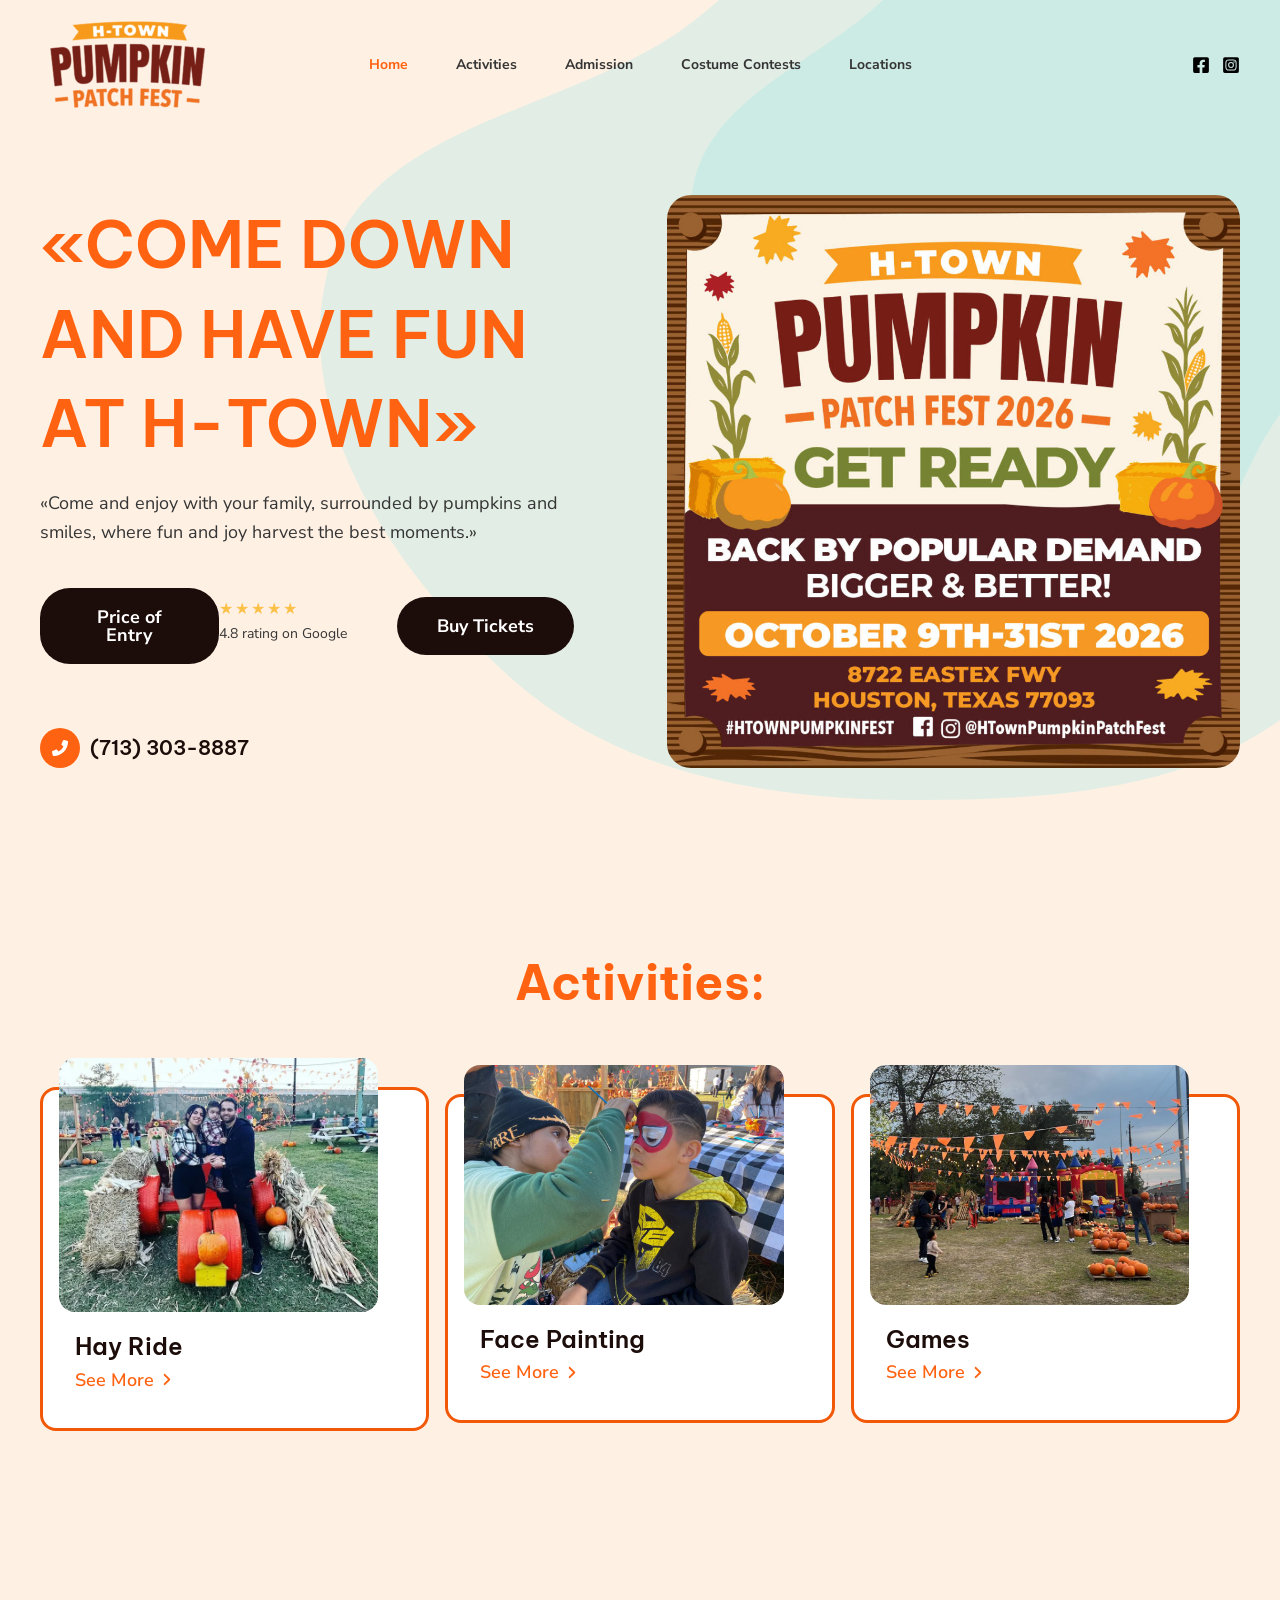
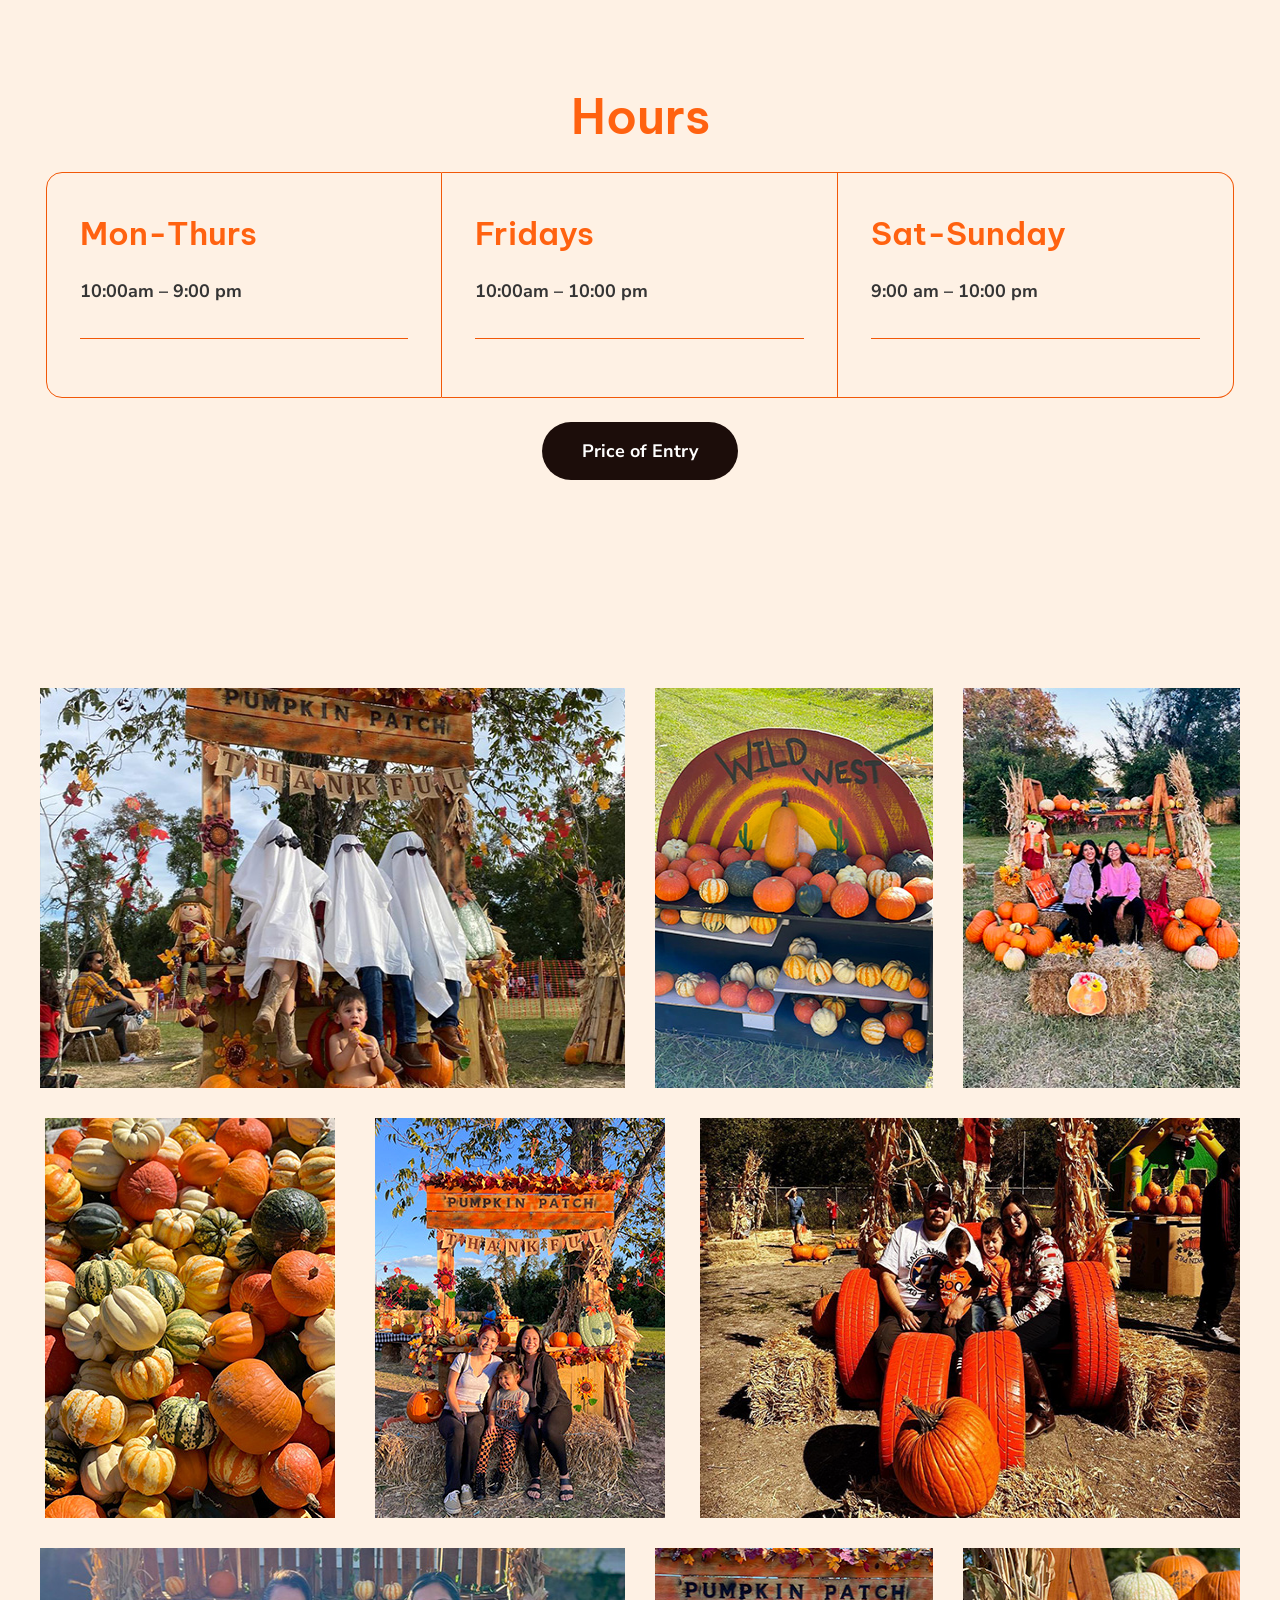
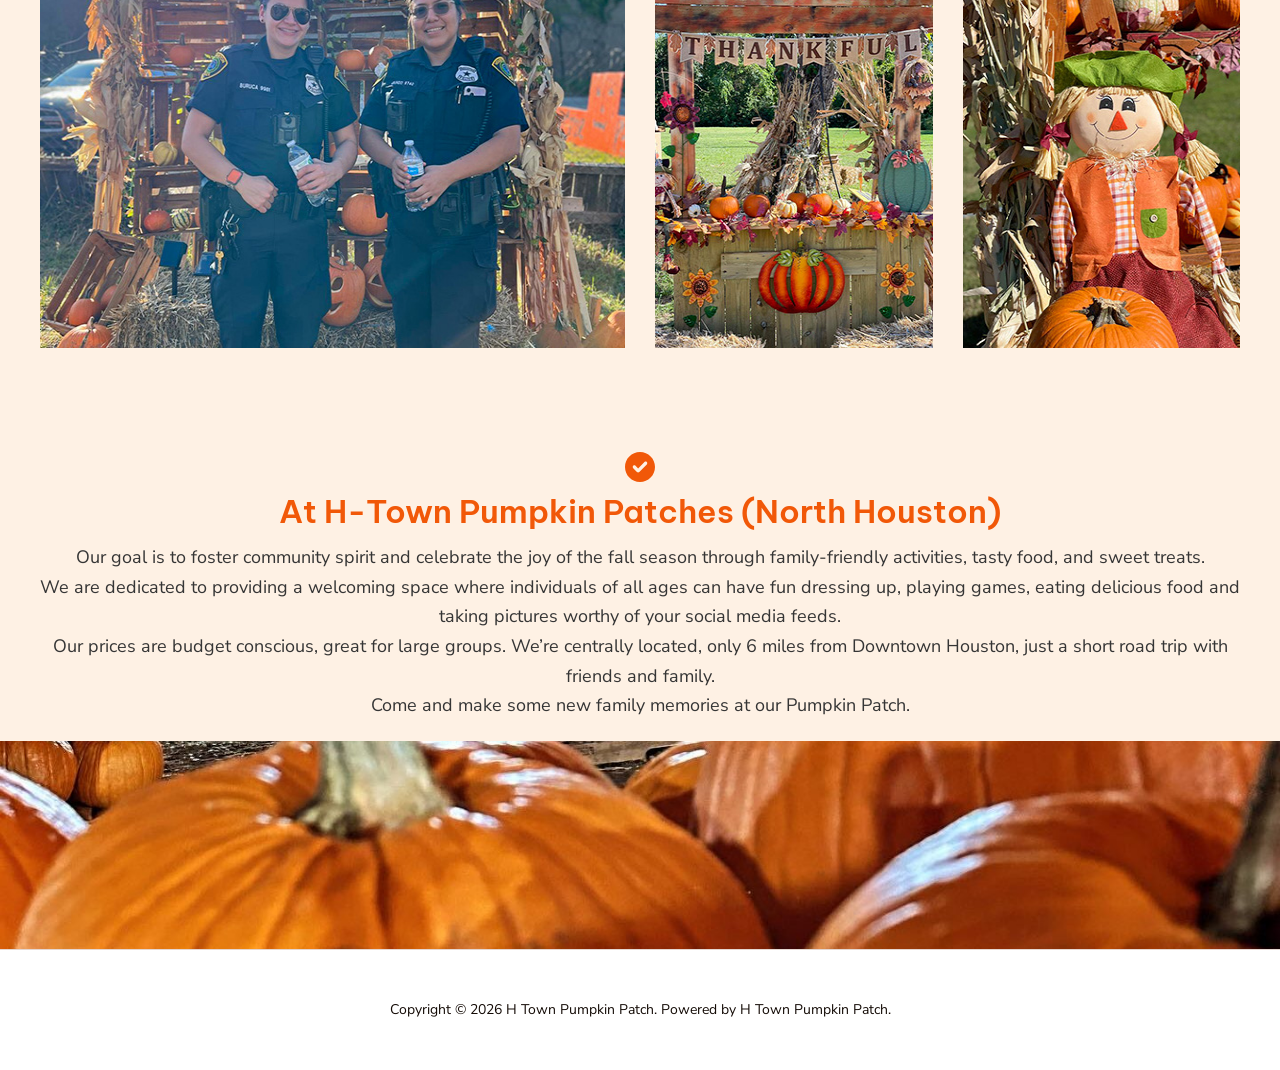
<file: index.html>
<!DOCTYPE html>
<html lang="es">
<head>
<meta charset="UTF-8">
<meta name="viewport" content="width=device-width, initial-scale=1">
	<title>H Town Pumpkin Patch</title>
<meta name='robots' content='max-image-preview:large' />
<link rel='dns-prefetch' href='https://fonts.googleapis.com/' />
<link href='https://fonts.googleapis.com' rel='preconnect' />
<link href='https://fonts.gstatic.com' crossorigin='anonymous' rel='preconnect' />
<style id="wp-img-auto-sizes-contain-inline-css">
img:is([sizes=auto i],[sizes^="auto," i]){contain-intrinsic-size:3000px 1500px}
/*# sourceURL=wp-img-auto-sizes-contain-inline-css */
</style>
<link rel='stylesheet' id='astra-theme-css-css' href='wp-content/themes/astra/assets/css/minified/main.min.css' media='all' />
<style id="astra-theme-css-inline-css">
:root{--ast-post-nav-space:0;--ast-container-default-xlg-padding:6.67em;--ast-container-default-lg-padding:5.67em;--ast-container-default-slg-padding:4.34em;--ast-container-default-md-padding:3.34em;--ast-container-default-sm-padding:6.67em;--ast-container-default-xs-padding:2.4em;--ast-container-default-xxs-padding:1.4em;--ast-code-block-background:#EEEEEE;--ast-comment-inputs-background:#FAFAFA;--ast-normal-container-width:1200px;--ast-narrow-container-width:750px;--ast-blog-title-font-weight:normal;--ast-blog-meta-weight:inherit;--ast-global-color-primary:var(--ast-global-color-5);--ast-global-color-secondary:var(--ast-global-color-4);--ast-global-color-alternate-background:var(--ast-global-color-7);--ast-global-color-subtle-background:var(--ast-global-color-6);--ast-bg-style-guide:var( --ast-global-color-secondary,var(--ast-global-color-5) );--ast-shadow-style-guide:0px 0px 4px 0 #00000057;--ast-global-dark-bg-style:#fff;--ast-global-dark-lfs:#fbfbfb;--ast-widget-bg-color:#fafafa;--ast-wc-container-head-bg-color:#fbfbfb;--ast-title-layout-bg:#eeeeee;--ast-search-border-color:#e7e7e7;--ast-lifter-hover-bg:#e6e6e6;--ast-gallery-block-color:#000;--srfm-color-input-label:var(--ast-global-color-2);}html{font-size:112.5%;}a,.page-title{color:var(--ast-global-color-0);}a:hover,a:focus{color:var(--ast-global-color-2);}body,button,input,select,textarea,.ast-button,.ast-custom-button{font-family:'Nunito Sans',sans-serif;font-weight:400;font-size:18px;font-size:1rem;line-height:var(--ast-body-line-height,1.65em);}blockquote{color:var(--ast-global-color-3);}p,.entry-content p{margin-bottom:1em;}h1,h2,h3,h4,h5,h6,.entry-content :where(h1,h2,h3,h4,h5,h6),.site-title,.site-title a{font-family:'Be Vietnam Pro',sans-serif;font-weight:600;line-height:1.2em;}.site-title{font-size:35px;font-size:1.9444444444444rem;display:none;}header .custom-logo-link img{max-width:175px;width:175px;}.astra-logo-svg{width:175px;}.site-header .site-description{font-size:15px;font-size:0.83333333333333rem;display:none;}.entry-title{font-size:30px;font-size:1.6666666666667rem;}.archive .ast-article-post .ast-article-inner,.blog .ast-article-post .ast-article-inner,.archive .ast-article-post .ast-article-inner:hover,.blog .ast-article-post .ast-article-inner:hover{overflow:hidden;}h1,.entry-content :where(h1){font-size:64px;font-size:3.5555555555556rem;font-weight:600;font-family:'Be Vietnam Pro',sans-serif;line-height:1.4em;}h2,.entry-content :where(h2){font-size:48px;font-size:2.6666666666667rem;font-weight:600;font-family:'Be Vietnam Pro',sans-serif;line-height:1.3em;}h3,.entry-content :where(h3){font-size:32px;font-size:1.7777777777778rem;font-weight:600;font-family:'Be Vietnam Pro',sans-serif;line-height:1.3em;}h4,.entry-content :where(h4){font-size:24px;font-size:1.3333333333333rem;line-height:1.2em;font-weight:600;font-family:'Be Vietnam Pro',sans-serif;}h5,.entry-content :where(h5){font-size:20px;font-size:1.1111111111111rem;line-height:1.2em;font-weight:600;font-family:'Be Vietnam Pro',sans-serif;}h6,.entry-content :where(h6){font-size:14px;font-size:0.77777777777778rem;line-height:1.25em;font-weight:600;font-family:'Be Vietnam Pro',sans-serif;}::selection{background-color:var(--ast-global-color-0);color:#000000;}body,h1,h2,h3,h4,h5,h6,.entry-title a,.entry-content :where(h1,h2,h3,h4,h5,h6){color:var(--ast-global-color-3);}.tagcloud a:hover,.tagcloud a:focus,.tagcloud a.current-item{color:#000000;border-color:var(--ast-global-color-0);background-color:var(--ast-global-color-0);}input:focus,input[type="text"]:focus,input[type="email"]:focus,input[type="url"]:focus,input[type="password"]:focus,input[type="reset"]:focus,input[type="search"]:focus,textarea:focus{border-color:var(--ast-global-color-0);}input[type="radio"]:checked,input[type=reset],input[type="checkbox"]:checked,input[type="checkbox"]:hover:checked,input[type="checkbox"]:focus:checked,input[type=range]::-webkit-slider-thumb{border-color:var(--ast-global-color-0);background-color:var(--ast-global-color-0);box-shadow:none;}.site-footer a:hover + .post-count,.site-footer a:focus + .post-count{background:var(--ast-global-color-0);border-color:var(--ast-global-color-0);}.single .nav-links .nav-previous,.single .nav-links .nav-next{color:var(--ast-global-color-0);}.entry-meta,.entry-meta *{line-height:1.45;color:var(--ast-global-color-0);}.entry-meta a:not(.ast-button):hover,.entry-meta a:not(.ast-button):hover *,.entry-meta a:not(.ast-button):focus,.entry-meta a:not(.ast-button):focus *,.page-links > .page-link,.page-links .page-link:hover,.post-navigation a:hover{color:var(--ast-global-color-2);}#cat option,.secondary .calendar_wrap thead a,.secondary .calendar_wrap thead a:visited{color:var(--ast-global-color-0);}.secondary .calendar_wrap #today,.ast-progress-val span{background:var(--ast-global-color-0);}.secondary a:hover + .post-count,.secondary a:focus + .post-count{background:var(--ast-global-color-0);border-color:var(--ast-global-color-0);}.calendar_wrap #today > a{color:#000000;}.page-links .page-link,.single .post-navigation a{color:var(--ast-global-color-0);}.ast-search-menu-icon .search-form button.search-submit{padding:0 4px;}.ast-search-menu-icon form.search-form{padding-right:0;}.ast-header-search .ast-search-menu-icon.ast-dropdown-active .search-form,.ast-header-search .ast-search-menu-icon.ast-dropdown-active .search-field:focus{transition:all 0.2s;}.search-form input.search-field:focus{outline:none;}.ast-mobile-header-content .ast-builder-layout-element:not(.ast-builder-menu):not(.ast-header-divider-element),.ast-mobile-popup-content .ast-builder-layout-element:not(.ast-builder-menu):not(.ast-header-divider-element){padding:15px 20px;}.ast-archive-title{color:var(--ast-global-color-2);}.wp-block-latest-posts > li > a{color:var(--ast-global-color-2);}.widget-title,.widget .wp-block-heading{font-size:25px;font-size:1.3888888888889rem;color:var(--ast-global-color-2);}.ast-single-post .entry-content a,.ast-comment-content a:not(.ast-comment-edit-reply-wrap a){text-decoration:underline;}.ast-single-post .wp-block-button .wp-block-button__link,.ast-single-post .entry-content .uagb-tab a,.ast-single-post .entry-content .uagb-ifb-cta a,.ast-single-post .entry-content .wp-block-uagb-buttons a,.ast-single-post .entry-content .uabb-module-content a,.ast-single-post .entry-content .uagb-post-grid a,.ast-single-post .entry-content .uagb-timeline a,.ast-single-post .entry-content .uagb-toc__wrap a,.ast-single-post .entry-content .uagb-taxomony-box a,.entry-content .wp-block-latest-posts > li > a,.ast-single-post .entry-content .wp-block-file__button,a.ast-post-filter-single,.ast-single-post .wp-block-buttons .wp-block-button.is-style-outline .wp-block-button__link,.ast-single-post .ast-comment-content .comment-reply-link,.ast-single-post .ast-comment-content .comment-edit-link{text-decoration:none;}.ast-search-menu-icon.slide-search a:focus-visible:focus-visible,.astra-search-icon:focus-visible,#close:focus-visible,a:focus-visible,.ast-menu-toggle:focus-visible,.site .skip-link:focus-visible,.wp-block-loginout input:focus-visible,.wp-block-search.wp-block-search__button-inside .wp-block-search__inside-wrapper,.ast-header-navigation-arrow:focus-visible,.ast-orders-table__row .ast-orders-table__cell:focus-visible,a#ast-apply-coupon:focus-visible,#ast-apply-coupon:focus-visible,#close:focus-visible,.button.search-submit:focus-visible,#search_submit:focus,.normal-search:focus-visible,.ast-header-account-wrap:focus-visible,.astra-cart-drawer-close:focus,.ast-single-variation:focus,.ast-button:focus,.ast-builder-button-wrap:has(.ast-custom-button-link:focus),.ast-builder-button-wrap .ast-custom-button-link:focus{outline-style:dotted;outline-color:inherit;outline-width:thin;}input:focus,input[type="text"]:focus,input[type="email"]:focus,input[type="url"]:focus,input[type="password"]:focus,input[type="reset"]:focus,input[type="search"]:focus,input[type="number"]:focus,textarea:focus,.wp-block-search__input:focus,[data-section="section-header-mobile-trigger"] .ast-button-wrap .ast-mobile-menu-trigger-minimal:focus,.ast-mobile-popup-drawer.active .menu-toggle-close:focus,#ast-scroll-top:focus,#coupon_code:focus,#ast-coupon-code:focus{border-style:dotted;border-color:inherit;border-width:thin;}input{outline:none;}.ast-logo-title-inline .site-logo-img{padding-right:1em;}.site-logo-img img{ transition:all 0.2s linear;}body .ast-oembed-container *{position:absolute;top:0;width:100%;height:100%;left:0;}body .wp-block-embed-pocket-casts .ast-oembed-container *{position:unset;}.ast-single-post-featured-section + article {margin-top: 2em;}.site-content .ast-single-post-featured-section img {width: 100%;overflow: hidden;object-fit: cover;}.site > .ast-single-related-posts-container {margin-top: 0;}@media (min-width: 922px) {.ast-desktop .ast-container--narrow {max-width: var(--ast-narrow-container-width);margin: 0 auto;}}.ast-page-builder-template .hentry {margin: 0;}.ast-page-builder-template .site-content > .ast-container {max-width: 100%;padding: 0;}.ast-page-builder-template .site .site-content #primary {padding: 0;margin: 0;}.ast-page-builder-template .no-results {text-align: center;margin: 4em auto;}.ast-page-builder-template .ast-pagination {padding: 2em;}.ast-page-builder-template .entry-header.ast-no-title.ast-no-thumbnail {margin-top: 0;}.ast-page-builder-template .entry-header.ast-header-without-markup {margin-top: 0;margin-bottom: 0;}.ast-page-builder-template .entry-header.ast-no-title.ast-no-meta {margin-bottom: 0;}.ast-page-builder-template.single .post-navigation {padding-bottom: 2em;}.ast-page-builder-template.single-post .site-content > .ast-container {max-width: 100%;}.ast-page-builder-template .entry-header {margin-top: 4em;margin-left: auto;margin-right: auto;padding-left: 20px;padding-right: 20px;}.single.ast-page-builder-template .entry-header {padding-left: 20px;padding-right: 20px;}.ast-page-builder-template .ast-archive-description {margin: 4em auto 0;padding-left: 20px;padding-right: 20px;}@media (max-width:921.99px){#ast-desktop-header{display:none;}}@media (min-width:922px){#ast-mobile-header{display:none;}}.wp-block-buttons.aligncenter{justify-content:center;}@media (max-width:921px){.ast-theme-transparent-header #primary,.ast-theme-transparent-header #secondary{padding:0;}}@media (max-width:921px){.ast-plain-container.ast-no-sidebar #primary{padding:0;}}.ast-plain-container.ast-no-sidebar #primary{margin-top:0;margin-bottom:0;}.wp-block-button.is-style-outline .wp-block-button__link{border-color:var(--ast-global-color-2);}div.wp-block-button.is-style-outline > .wp-block-button__link:not(.has-text-color),div.wp-block-button.wp-block-button__link.is-style-outline:not(.has-text-color){color:var(--ast-global-color-2);}.wp-block-button.is-style-outline .wp-block-button__link:hover,.wp-block-buttons .wp-block-button.is-style-outline .wp-block-button__link:focus,.wp-block-buttons .wp-block-button.is-style-outline > .wp-block-button__link:not(.has-text-color):hover,.wp-block-buttons .wp-block-button.wp-block-button__link.is-style-outline:not(.has-text-color):hover{color:#ffffff;background-color:var(--ast-global-color-0);border-color:var(--ast-global-color-0);}.post-page-numbers.current .page-link,.ast-pagination .page-numbers.current{color:#000000;border-color:var(--ast-global-color-0);background-color:var(--ast-global-color-0);}.wp-block-buttons .wp-block-button.is-style-outline .wp-block-button__link.wp-element-button,.ast-outline-button,.wp-block-uagb-buttons-child .uagb-buttons-repeater.ast-outline-button{border-color:var(--ast-global-color-2);border-top-width:1px;border-right-width:1px;border-bottom-width:1px;border-left-width:1px;font-family:'Nunito Sans',sans-serif;font-weight:700;font-size:18px;font-size:1rem;line-height:1em;padding-top:20px;padding-right:40px;padding-bottom:20px;padding-left:40px;border-top-left-radius:30px;border-top-right-radius:30px;border-bottom-right-radius:30px;border-bottom-left-radius:30px;}.wp-block-buttons .wp-block-button.is-style-outline > .wp-block-button__link:not(.has-text-color),.wp-block-buttons .wp-block-button.wp-block-button__link.is-style-outline:not(.has-text-color),.ast-outline-button{color:var(--ast-global-color-2);}.wp-block-button.is-style-outline .wp-block-button__link:hover,.wp-block-buttons .wp-block-button.is-style-outline .wp-block-button__link:focus,.wp-block-buttons .wp-block-button.is-style-outline > .wp-block-button__link:not(.has-text-color):hover,.wp-block-buttons .wp-block-button.wp-block-button__link.is-style-outline:not(.has-text-color):hover,.ast-outline-button:hover,.ast-outline-button:focus,.wp-block-uagb-buttons-child .uagb-buttons-repeater.ast-outline-button:hover,.wp-block-uagb-buttons-child .uagb-buttons-repeater.ast-outline-button:focus{color:#ffffff;background-color:var(--ast-global-color-0);border-color:var(--ast-global-color-0);}.wp-block-button .wp-block-button__link.wp-element-button.is-style-outline:not(.has-background),.wp-block-button.is-style-outline>.wp-block-button__link.wp-element-button:not(.has-background),.ast-outline-button{background-color:transparent;}@media (max-width:921px){.wp-block-buttons .wp-block-button.is-style-outline .wp-block-button__link.wp-element-button,.ast-outline-button,.wp-block-uagb-buttons-child .uagb-buttons-repeater.ast-outline-button{font-size:16px;font-size:0.88888888888889rem;padding-top:20px;padding-right:40px;padding-bottom:20px;padding-left:40px;border-top-left-radius:30px;border-top-right-radius:30px;border-bottom-right-radius:30px;border-bottom-left-radius:30px;}}@media (max-width:544px){.wp-block-buttons .wp-block-button.is-style-outline .wp-block-button__link.wp-element-button,.ast-outline-button,.wp-block-uagb-buttons-child .uagb-buttons-repeater.ast-outline-button{font-size:14px;font-size:0.77777777777778rem;padding-top:20px;padding-right:40px;padding-bottom:20px;padding-left:40px;border-top-left-radius:30px;border-top-right-radius:30px;border-bottom-right-radius:30px;border-bottom-left-radius:30px;}}.entry-content[data-ast-blocks-layout] > figure{margin-bottom:1em;}h1.widget-title{font-weight:600;}h2.widget-title{font-weight:600;}h3.widget-title{font-weight:600;}@media (max-width:921px){.ast-left-sidebar #content > .ast-container{display:flex;flex-direction:column-reverse;width:100%;}.ast-separate-container .ast-article-post,.ast-separate-container .ast-article-single{padding:1.5em 2.14em;}.ast-author-box img.avatar{margin:20px 0 0 0;}}@media (min-width:922px){.ast-separate-container.ast-right-sidebar #primary,.ast-separate-container.ast-left-sidebar #primary{border:0;}.search-no-results.ast-separate-container #primary{margin-bottom:4em;}}.wp-block-button .wp-block-button__link{color:#ffffff;}.wp-block-button .wp-block-button__link:hover,.wp-block-button .wp-block-button__link:focus{color:#ffffff;background-color:var(--ast-global-color-0);border-color:var(--ast-global-color-0);}.wp-block-button .wp-block-button__link,.wp-block-search .wp-block-search__button,body .wp-block-file .wp-block-file__button{border-style:solid;border-top-width:0px;border-right-width:0px;border-left-width:0px;border-bottom-width:0px;border-color:var(--ast-global-color-2);background-color:var(--ast-global-color-2);color:#ffffff;font-family:'Nunito Sans',sans-serif;font-weight:700;line-height:1em;font-size:18px;font-size:1rem;border-top-left-radius:30px;border-top-right-radius:30px;border-bottom-right-radius:30px;border-bottom-left-radius:30px;padding-top:20px;padding-right:40px;padding-bottom:20px;padding-left:40px;}@media (max-width:921px){.wp-block-button .wp-block-button__link,.wp-block-search .wp-block-search__button,body .wp-block-file .wp-block-file__button{font-size:16px;font-size:0.88888888888889rem;padding-top:14px;padding-right:28px;padding-bottom:14px;padding-left:28px;border-top-left-radius:30px;border-top-right-radius:30px;border-bottom-right-radius:30px;border-bottom-left-radius:30px;}}@media (max-width:544px){.wp-block-button .wp-block-button__link,.wp-block-search .wp-block-search__button,body .wp-block-file .wp-block-file__button{font-size:14px;font-size:0.77777777777778rem;padding-top:12px;padding-right:24px;padding-bottom:12px;padding-left:24px;border-top-left-radius:30px;border-top-right-radius:30px;border-bottom-right-radius:30px;border-bottom-left-radius:30px;}}.menu-toggle,button,.ast-button,.ast-custom-button,.button,input#submit,input[type="button"],input[type="submit"],input[type="reset"],form[CLASS*="wp-block-search__"].wp-block-search .wp-block-search__inside-wrapper .wp-block-search__button,body .wp-block-file .wp-block-file__button{border-style:solid;border-top-width:0px;border-right-width:0px;border-left-width:0px;border-bottom-width:0px;color:#ffffff;border-color:var(--ast-global-color-2);background-color:var(--ast-global-color-2);padding-top:20px;padding-right:40px;padding-bottom:20px;padding-left:40px;font-family:'Nunito Sans',sans-serif;font-weight:700;font-size:18px;font-size:1rem;line-height:1em;border-top-left-radius:30px;border-top-right-radius:30px;border-bottom-right-radius:30px;border-bottom-left-radius:30px;}button:focus,.menu-toggle:hover,button:hover,.ast-button:hover,.ast-custom-button:hover .button:hover,.ast-custom-button:hover ,input[type=reset]:hover,input[type=reset]:focus,input#submit:hover,input#submit:focus,input[type="button"]:hover,input[type="button"]:focus,input[type="submit"]:hover,input[type="submit"]:focus,form[CLASS*="wp-block-search__"].wp-block-search .wp-block-search__inside-wrapper .wp-block-search__button:hover,form[CLASS*="wp-block-search__"].wp-block-search .wp-block-search__inside-wrapper .wp-block-search__button:focus,body .wp-block-file .wp-block-file__button:hover,body .wp-block-file .wp-block-file__button:focus{color:#ffffff;background-color:var(--ast-global-color-0);border-color:var(--ast-global-color-0);}@media (max-width:921px){.menu-toggle,button,.ast-button,.ast-custom-button,.button,input#submit,input[type="button"],input[type="submit"],input[type="reset"],form[CLASS*="wp-block-search__"].wp-block-search .wp-block-search__inside-wrapper .wp-block-search__button,body .wp-block-file .wp-block-file__button{padding-top:14px;padding-right:28px;padding-bottom:14px;padding-left:28px;font-size:16px;font-size:0.88888888888889rem;border-top-left-radius:30px;border-top-right-radius:30px;border-bottom-right-radius:30px;border-bottom-left-radius:30px;}}@media (max-width:544px){.menu-toggle,button,.ast-button,.ast-custom-button,.button,input#submit,input[type="button"],input[type="submit"],input[type="reset"],form[CLASS*="wp-block-search__"].wp-block-search .wp-block-search__inside-wrapper .wp-block-search__button,body .wp-block-file .wp-block-file__button{padding-top:12px;padding-right:24px;padding-bottom:12px;padding-left:24px;font-size:14px;font-size:0.77777777777778rem;border-top-left-radius:30px;border-top-right-radius:30px;border-bottom-right-radius:30px;border-bottom-left-radius:30px;}}@media (max-width:921px){.menu-toggle,button,.ast-button,.button,input#submit,input[type="button"],input[type="submit"],input[type="reset"]{font-size:16px;font-size:0.88888888888889rem;}.ast-mobile-header-stack .main-header-bar .ast-search-menu-icon{display:inline-block;}.ast-header-break-point.ast-header-custom-item-outside .ast-mobile-header-stack .main-header-bar .ast-search-icon{margin:0;}.ast-comment-avatar-wrap img{max-width:2.5em;}.ast-comment-meta{padding:0 1.8888em 1.3333em;}.ast-separate-container .ast-comment-list li.depth-1{padding:1.5em 2.14em;}.ast-separate-container .comment-respond{padding:2em 2.14em;}}@media (min-width:544px){.ast-container{max-width:100%;}}@media (max-width:544px){.ast-separate-container .ast-article-post,.ast-separate-container .ast-article-single,.ast-separate-container .comments-title,.ast-separate-container .ast-archive-description{padding:1.5em 1em;}.ast-separate-container #content .ast-container{padding-left:0.54em;padding-right:0.54em;}.ast-separate-container .ast-comment-list .bypostauthor{padding:.5em;}.ast-search-menu-icon.ast-dropdown-active .search-field{width:170px;}.menu-toggle,button,.ast-button,.button,input#submit,input[type="button"],input[type="submit"],input[type="reset"]{font-size:14px;font-size:0.77777777777778rem;}} #ast-mobile-header .ast-site-header-cart-li a{pointer-events:none;}body,.ast-separate-container{background-color:var(--ast-global-color-4);background-image:none;}@media (max-width:921px){.widget-title{font-size:22px;font-size:1.375rem;}body,button,input,select,textarea,.ast-button,.ast-custom-button{font-size:16px;font-size:0.88888888888889rem;}#secondary,#secondary button,#secondary input,#secondary select,#secondary textarea{font-size:16px;font-size:0.88888888888889rem;}.site-title{display:none;}.site-header .site-description{display:none;}h1,.entry-content :where(h1){font-size:40px;}h2,.entry-content :where(h2){font-size:32px;}h3,.entry-content :where(h3){font-size:28px;}h4,.entry-content :where(h4){font-size:22px;font-size:1.2222222222222rem;}h5,.entry-content :where(h5){font-size:18px;font-size:1rem;}h6,.entry-content :where(h6){font-size:13px;font-size:0.72222222222222rem;}}@media (max-width:544px){.widget-title{font-size:20px;font-size:1.4285714285714rem;}body,button,input,select,textarea,.ast-button,.ast-custom-button{font-size:14px;font-size:0.77777777777778rem;}#secondary,#secondary button,#secondary input,#secondary select,#secondary textarea{font-size:14px;font-size:0.77777777777778rem;}.site-title{display:none;}.site-header .site-description{display:none;}h1,.entry-content :where(h1){font-size:32px;}h2,.entry-content :where(h2){font-size:28px;}h3,.entry-content :where(h3){font-size:24px;}h4,.entry-content :where(h4){font-size:20px;font-size:1.1111111111111rem;}h5,.entry-content :where(h5){font-size:16px;font-size:0.88888888888889rem;}h6,.entry-content :where(h6){font-size:12px;font-size:0.66666666666667rem;}}@media (max-width:544px){html{font-size:112.5%;}}@media (min-width:922px){.ast-container{max-width:1240px;}}@media (min-width:922px){.site-content .ast-container{display:flex;}}@media (max-width:921px){.site-content .ast-container{flex-direction:column;}}@media (min-width:922px){.main-header-menu .sub-menu .menu-item.ast-left-align-sub-menu:hover > .sub-menu,.main-header-menu .sub-menu .menu-item.ast-left-align-sub-menu.focus > .sub-menu{margin-left:-0px;}}.ast-theme-transparent-header [CLASS*="ast-header-button-"] .ast-custom-button{color:var(--ast-global-color-2);background:var(--ast-global-color-5);}.ast-theme-transparent-header [CLASS*="ast-header-button-"] .ast-custom-button:hover{color:var(--ast-global-color-5);background:var(--ast-global-color-0);}.ast-theme-transparent-header [data-section="section-header-mobile-trigger"] .ast-button-wrap .ast-mobile-menu-trigger-minimal{background:transparent;}.site .comments-area{padding-bottom:3em;}.wp-block-file {display: flex;align-items: center;flex-wrap: wrap;justify-content: space-between;}.wp-block-pullquote {border: none;}.wp-block-pullquote blockquote::before {content: "\201D";font-family: "Helvetica",sans-serif;display: flex;transform: rotate( 180deg );font-size: 6rem;font-style: normal;line-height: 1;font-weight: bold;align-items: center;justify-content: center;}.has-text-align-right > blockquote::before {justify-content: flex-start;}.has-text-align-left > blockquote::before {justify-content: flex-end;}figure.wp-block-pullquote.is-style-solid-color blockquote {max-width: 100%;text-align: inherit;}:root {--wp--custom--ast-default-block-top-padding: 3em;--wp--custom--ast-default-block-right-padding: 3em;--wp--custom--ast-default-block-bottom-padding: 3em;--wp--custom--ast-default-block-left-padding: 3em;--wp--custom--ast-container-width: 1200px;--wp--custom--ast-content-width-size: 1200px;--wp--custom--ast-wide-width-size: calc(1200px + var(--wp--custom--ast-default-block-left-padding) + var(--wp--custom--ast-default-block-right-padding));}.ast-narrow-container {--wp--custom--ast-content-width-size: 750px;--wp--custom--ast-wide-width-size: 750px;}@media(max-width: 921px) {:root {--wp--custom--ast-default-block-top-padding: 3em;--wp--custom--ast-default-block-right-padding: 2em;--wp--custom--ast-default-block-bottom-padding: 3em;--wp--custom--ast-default-block-left-padding: 2em;}}@media(max-width: 544px) {:root {--wp--custom--ast-default-block-top-padding: 3em;--wp--custom--ast-default-block-right-padding: 1.5em;--wp--custom--ast-default-block-bottom-padding: 3em;--wp--custom--ast-default-block-left-padding: 1.5em;}}.entry-content > .wp-block-group,.entry-content > .wp-block-cover,.entry-content > .wp-block-columns {padding-top: var(--wp--custom--ast-default-block-top-padding);padding-right: var(--wp--custom--ast-default-block-right-padding);padding-bottom: var(--wp--custom--ast-default-block-bottom-padding);padding-left: var(--wp--custom--ast-default-block-left-padding);}.ast-plain-container.ast-no-sidebar .entry-content > .alignfull,.ast-page-builder-template .ast-no-sidebar .entry-content > .alignfull {margin-left: calc( -50vw + 50%);margin-right: calc( -50vw + 50%);max-width: 100vw;width: 100vw;}.ast-plain-container.ast-no-sidebar .entry-content .alignfull .alignfull,.ast-page-builder-template.ast-no-sidebar .entry-content .alignfull .alignfull,.ast-plain-container.ast-no-sidebar .entry-content .alignfull .alignwide,.ast-page-builder-template.ast-no-sidebar .entry-content .alignfull .alignwide,.ast-plain-container.ast-no-sidebar .entry-content .alignwide .alignfull,.ast-page-builder-template.ast-no-sidebar .entry-content .alignwide .alignfull,.ast-plain-container.ast-no-sidebar .entry-content .alignwide .alignwide,.ast-page-builder-template.ast-no-sidebar .entry-content .alignwide .alignwide,.ast-plain-container.ast-no-sidebar .entry-content .wp-block-column .alignfull,.ast-page-builder-template.ast-no-sidebar .entry-content .wp-block-column .alignfull,.ast-plain-container.ast-no-sidebar .entry-content .wp-block-column .alignwide,.ast-page-builder-template.ast-no-sidebar .entry-content .wp-block-column .alignwide {margin-left: auto;margin-right: auto;width: 100%;}[data-ast-blocks-layout] .wp-block-separator:not(.is-style-dots) {height: 0;}[data-ast-blocks-layout] .wp-block-separator {margin: 20px auto;}[data-ast-blocks-layout] .wp-block-separator:not(.is-style-wide):not(.is-style-dots) {max-width: 100px;}[data-ast-blocks-layout] .wp-block-separator.has-background {padding: 0;}.entry-content[data-ast-blocks-layout] > * {max-width: var(--wp--custom--ast-content-width-size);margin-left: auto;margin-right: auto;}.entry-content[data-ast-blocks-layout] > .alignwide {max-width: var(--wp--custom--ast-wide-width-size);}.entry-content[data-ast-blocks-layout] .alignfull {max-width: none;}.entry-content .wp-block-columns {margin-bottom: 0;}blockquote {margin: 1.5em;border-color: rgba(0,0,0,0.05);}.wp-block-quote:not(.has-text-align-right):not(.has-text-align-center) {border-left: 5px solid rgba(0,0,0,0.05);}.has-text-align-right > blockquote,blockquote.has-text-align-right {border-right: 5px solid rgba(0,0,0,0.05);}.has-text-align-left > blockquote,blockquote.has-text-align-left {border-left: 5px solid rgba(0,0,0,0.05);}.wp-block-site-tagline,.wp-block-latest-posts .read-more {margin-top: 15px;}.wp-block-loginout p label {display: block;}.wp-block-loginout p:not(.login-remember):not(.login-submit) input {width: 100%;}.wp-block-loginout input:focus {border-color: transparent;}.wp-block-loginout input:focus {outline: thin dotted;}.entry-content .wp-block-media-text .wp-block-media-text__content {padding: 0 0 0 8%;}.entry-content .wp-block-media-text.has-media-on-the-right .wp-block-media-text__content {padding: 0 8% 0 0;}.entry-content .wp-block-media-text.has-background .wp-block-media-text__content {padding: 8%;}.entry-content .wp-block-cover:not([class*="background-color"]):not(.has-text-color.has-link-color) .wp-block-cover__inner-container,.entry-content .wp-block-cover:not([class*="background-color"]) .wp-block-cover-image-text,.entry-content .wp-block-cover:not([class*="background-color"]) .wp-block-cover-text,.entry-content .wp-block-cover-image:not([class*="background-color"]) .wp-block-cover__inner-container,.entry-content .wp-block-cover-image:not([class*="background-color"]) .wp-block-cover-image-text,.entry-content .wp-block-cover-image:not([class*="background-color"]) .wp-block-cover-text {color: var(--ast-global-color-primary,var(--ast-global-color-5));}.wp-block-loginout .login-remember input {width: 1.1rem;height: 1.1rem;margin: 0 5px 4px 0;vertical-align: middle;}.wp-block-latest-posts > li > *:first-child,.wp-block-latest-posts:not(.is-grid) > li:first-child {margin-top: 0;}.entry-content > .wp-block-buttons,.entry-content > .wp-block-uagb-buttons {margin-bottom: 1.5em;}.wp-block-search__inside-wrapper .wp-block-search__input {padding: 0 10px;color: var(--ast-global-color-3);background: var(--ast-global-color-primary,var(--ast-global-color-5));border-color: var(--ast-border-color);}.wp-block-latest-posts .read-more {margin-bottom: 1.5em;}.wp-block-search__no-button .wp-block-search__inside-wrapper .wp-block-search__input {padding-top: 5px;padding-bottom: 5px;}.wp-block-latest-posts .wp-block-latest-posts__post-date,.wp-block-latest-posts .wp-block-latest-posts__post-author {font-size: 1rem;}.wp-block-latest-posts > li > *,.wp-block-latest-posts:not(.is-grid) > li {margin-top: 12px;margin-bottom: 12px;}.ast-page-builder-template .entry-content[data-ast-blocks-layout] > .alignwide:where(:not(.uagb-is-root-container):not(.spectra-is-root-container)) > * {max-width: var(--wp--custom--ast-wide-width-size);}.ast-page-builder-template .entry-content[data-ast-blocks-layout] > .inherit-container-width > *,.ast-page-builder-template .entry-content[data-ast-blocks-layout] > *:not(.wp-block-group):where(:not(.uagb-is-root-container):not(.spectra-is-root-container)) > *,.entry-content[data-ast-blocks-layout] > .wp-block-cover .wp-block-cover__inner-container {max-width: var(--wp--custom--ast-content-width-size) ;margin-left: auto;margin-right: auto;}.ast-page-builder-template .entry-content[data-ast-blocks-layout] > *,.ast-page-builder-template .entry-content[data-ast-blocks-layout] > .alignfull:where(:not(.wp-block-group):not(.uagb-is-root-container):not(.spectra-is-root-container)) > * {max-width: none;}.entry-content[data-ast-blocks-layout] .wp-block-cover:not(.alignleft):not(.alignright) {width: auto;}@media(max-width: 1200px) {.ast-separate-container .entry-content > .alignfull,.ast-separate-container .entry-content[data-ast-blocks-layout] > .alignwide,.ast-plain-container .entry-content[data-ast-blocks-layout] > .alignwide,.ast-plain-container .entry-content .alignfull {margin-left: calc(-1 * min(var(--ast-container-default-xlg-padding),20px)) ;margin-right: calc(-1 * min(var(--ast-container-default-xlg-padding),20px));}}@media(min-width: 1201px) {.ast-separate-container .entry-content > .alignfull {margin-left: calc(-1 * var(--ast-container-default-xlg-padding) );margin-right: calc(-1 * var(--ast-container-default-xlg-padding) );}.ast-separate-container .entry-content[data-ast-blocks-layout] > .alignwide,.ast-plain-container .entry-content[data-ast-blocks-layout] > .alignwide {margin-left: calc(-1 * var(--wp--custom--ast-default-block-left-padding) );margin-right: calc(-1 * var(--wp--custom--ast-default-block-right-padding) );}}@media(min-width: 921px) {.ast-separate-container .entry-content .wp-block-group.alignwide:not(.inherit-container-width) > :where(:not(.alignleft):not(.alignright)),.ast-plain-container .entry-content .wp-block-group.alignwide:not(.inherit-container-width) > :where(:not(.alignleft):not(.alignright)) {max-width: calc( var(--wp--custom--ast-content-width-size) + 80px );}.ast-plain-container.ast-right-sidebar .entry-content[data-ast-blocks-layout] .alignfull,.ast-plain-container.ast-left-sidebar .entry-content[data-ast-blocks-layout] .alignfull {margin-left: -60px;margin-right: -60px;}}@media(min-width: 544px) {.entry-content > .alignleft {margin-right: 20px;}.entry-content > .alignright {margin-left: 20px;}}@media (max-width:544px){.wp-block-columns .wp-block-column:not(:last-child){margin-bottom:20px;}.wp-block-latest-posts{margin:0;}}@media( max-width: 600px ) {.entry-content .wp-block-media-text .wp-block-media-text__content,.entry-content .wp-block-media-text.has-media-on-the-right .wp-block-media-text__content {padding: 8% 0 0;}.entry-content .wp-block-media-text.has-background .wp-block-media-text__content {padding: 8%;}}.ast-page-builder-template .entry-header {padding-left: 0;}.ast-narrow-container .site-content .wp-block-uagb-image--align-full .wp-block-uagb-image__figure {max-width: 100%;margin-left: auto;margin-right: auto;}:root .has-ast-global-color-0-color{color:var(--ast-global-color-0);}:root .has-ast-global-color-0-background-color{background-color:var(--ast-global-color-0);}:root .wp-block-button .has-ast-global-color-0-color{color:var(--ast-global-color-0);}:root .wp-block-button .has-ast-global-color-0-background-color{background-color:var(--ast-global-color-0);}:root .has-ast-global-color-1-color{color:var(--ast-global-color-1);}:root .has-ast-global-color-1-background-color{background-color:var(--ast-global-color-1);}:root .wp-block-button .has-ast-global-color-1-color{color:var(--ast-global-color-1);}:root .wp-block-button .has-ast-global-color-1-background-color{background-color:var(--ast-global-color-1);}:root .has-ast-global-color-2-color{color:var(--ast-global-color-2);}:root .has-ast-global-color-2-background-color{background-color:var(--ast-global-color-2);}:root .wp-block-button .has-ast-global-color-2-color{color:var(--ast-global-color-2);}:root .wp-block-button .has-ast-global-color-2-background-color{background-color:var(--ast-global-color-2);}:root .has-ast-global-color-3-color{color:var(--ast-global-color-3);}:root .has-ast-global-color-3-background-color{background-color:var(--ast-global-color-3);}:root .wp-block-button .has-ast-global-color-3-color{color:var(--ast-global-color-3);}:root .wp-block-button .has-ast-global-color-3-background-color{background-color:var(--ast-global-color-3);}:root .has-ast-global-color-4-color{color:var(--ast-global-color-4);}:root .has-ast-global-color-4-background-color{background-color:var(--ast-global-color-4);}:root .wp-block-button .has-ast-global-color-4-color{color:var(--ast-global-color-4);}:root .wp-block-button .has-ast-global-color-4-background-color{background-color:var(--ast-global-color-4);}:root .has-ast-global-color-5-color{color:var(--ast-global-color-5);}:root .has-ast-global-color-5-background-color{background-color:var(--ast-global-color-5);}:root .wp-block-button .has-ast-global-color-5-color{color:var(--ast-global-color-5);}:root .wp-block-button .has-ast-global-color-5-background-color{background-color:var(--ast-global-color-5);}:root .has-ast-global-color-6-color{color:var(--ast-global-color-6);}:root .has-ast-global-color-6-background-color{background-color:var(--ast-global-color-6);}:root .wp-block-button .has-ast-global-color-6-color{color:var(--ast-global-color-6);}:root .wp-block-button .has-ast-global-color-6-background-color{background-color:var(--ast-global-color-6);}:root .has-ast-global-color-7-color{color:var(--ast-global-color-7);}:root .has-ast-global-color-7-background-color{background-color:var(--ast-global-color-7);}:root .wp-block-button .has-ast-global-color-7-color{color:var(--ast-global-color-7);}:root .wp-block-button .has-ast-global-color-7-background-color{background-color:var(--ast-global-color-7);}:root .has-ast-global-color-8-color{color:var(--ast-global-color-8);}:root .has-ast-global-color-8-background-color{background-color:var(--ast-global-color-8);}:root .wp-block-button .has-ast-global-color-8-color{color:var(--ast-global-color-8);}:root .wp-block-button .has-ast-global-color-8-background-color{background-color:var(--ast-global-color-8);}:root{--ast-global-color-0:#FF6210;--ast-global-color-1:#F15808;--ast-global-color-2:#1C0D0A;--ast-global-color-3:#353535;--ast-global-color-4:#FEF1E4;--ast-global-color-5:#FFFFFF;--ast-global-color-6:#E5D7D1;--ast-global-color-7:#140B06;--ast-global-color-8:#222222;}:root {--ast-border-color : #dddddd;}.ast-single-entry-banner {-js-display: flex;display: flex;flex-direction: column;justify-content: center;text-align: center;position: relative;background: var(--ast-title-layout-bg);}.ast-single-entry-banner[data-banner-layout="layout-1"] {max-width: 1200px;background: inherit;padding: 20px 0;}.ast-single-entry-banner[data-banner-width-type="custom"] {margin: 0 auto;width: 100%;}.ast-single-entry-banner + .site-content .entry-header {margin-bottom: 0;}.site .ast-author-avatar {--ast-author-avatar-size: ;}a.ast-underline-text {text-decoration: underline;}.ast-container > .ast-terms-link {position: relative;display: block;}a.ast-button.ast-badge-tax {padding: 4px 8px;border-radius: 3px;font-size: inherit;}header.entry-header{text-align:left;}header.entry-header .entry-title{font-size:30px;font-size:1.6666666666667rem;}header.entry-header > *:not(:last-child){margin-bottom:10px;}@media (max-width:921px){header.entry-header{text-align:left;}}@media (max-width:544px){header.entry-header{text-align:left;}}.ast-archive-entry-banner {-js-display: flex;display: flex;flex-direction: column;justify-content: center;text-align: center;position: relative;background: var(--ast-title-layout-bg);}.ast-archive-entry-banner[data-banner-width-type="custom"] {margin: 0 auto;width: 100%;}.ast-archive-entry-banner[data-banner-layout="layout-1"] {background: inherit;padding: 20px 0;text-align: left;}body.archive .ast-archive-description{max-width:1200px;width:100%;text-align:left;padding-top:3em;padding-right:3em;padding-bottom:3em;padding-left:3em;}body.archive .ast-archive-description .ast-archive-title,body.archive .ast-archive-description .ast-archive-title *{font-size:40px;font-size:2.2222222222222rem;}body.archive .ast-archive-description > *:not(:last-child){margin-bottom:10px;}@media (max-width:921px){body.archive .ast-archive-description{text-align:left;}}@media (max-width:544px){body.archive .ast-archive-description{text-align:left;}}.ast-theme-transparent-header #masthead .site-logo-img .transparent-custom-logo .astra-logo-svg{width:150px;}.ast-theme-transparent-header #masthead .site-logo-img .transparent-custom-logo img{ max-width:150px; width:150px;}@media (max-width:921px){.ast-theme-transparent-header #masthead .site-logo-img .transparent-custom-logo .astra-logo-svg{width:120px;}.ast-theme-transparent-header #masthead .site-logo-img .transparent-custom-logo img{ max-width:120px; width:120px;}}@media (max-width:543px){.ast-theme-transparent-header #masthead .site-logo-img .transparent-custom-logo .astra-logo-svg{width:100px;}.ast-theme-transparent-header #masthead .site-logo-img .transparent-custom-logo img{ max-width:100px; width:100px;}}@media (min-width:922px){.ast-theme-transparent-header #masthead{position:absolute;left:0;right:0;}.ast-theme-transparent-header .main-header-bar,.ast-theme-transparent-header.ast-header-break-point .main-header-bar{background:none;}body.elementor-editor-active.ast-theme-transparent-header #masthead,.fl-builder-edit .ast-theme-transparent-header #masthead,body.vc_editor.ast-theme-transparent-header #masthead,body.brz-ed.ast-theme-transparent-header #masthead{z-index:0;}.ast-header-break-point.ast-replace-site-logo-transparent.ast-theme-transparent-header .custom-mobile-logo-link{display:none;}.ast-header-break-point.ast-replace-site-logo-transparent.ast-theme-transparent-header .transparent-custom-logo{display:inline-block;}.ast-theme-transparent-header .ast-above-header,.ast-theme-transparent-header .ast-above-header.ast-above-header-bar{background-image:none;background-color:transparent;}.ast-theme-transparent-header .ast-below-header,.ast-theme-transparent-header .ast-below-header.ast-below-header-bar{background-image:none;background-color:transparent;}}.ast-theme-transparent-header .ast-builder-menu .main-header-menu,.ast-theme-transparent-header .ast-builder-menu .main-header-menu .menu-link,.ast-theme-transparent-header [CLASS*="ast-builder-menu-"] .main-header-menu .menu-item > .menu-link,.ast-theme-transparent-header .ast-masthead-custom-menu-items,.ast-theme-transparent-header .ast-masthead-custom-menu-items a,.ast-theme-transparent-header .ast-builder-menu .main-header-menu .menu-item > .ast-menu-toggle,.ast-theme-transparent-header .ast-builder-menu .main-header-menu .menu-item > .ast-menu-toggle,.ast-theme-transparent-header .ast-above-header-navigation a,.ast-header-break-point.ast-theme-transparent-header .ast-above-header-navigation a,.ast-header-break-point.ast-theme-transparent-header .ast-above-header-navigation > ul.ast-above-header-menu > .menu-item-has-children:not(.current-menu-item) > .ast-menu-toggle,.ast-theme-transparent-header .ast-below-header-menu,.ast-theme-transparent-header .ast-below-header-menu a,.ast-header-break-point.ast-theme-transparent-header .ast-below-header-menu a,.ast-header-break-point.ast-theme-transparent-header .ast-below-header-menu,.ast-theme-transparent-header .main-header-menu .menu-link{color:var(--ast-global-color-3);}.ast-theme-transparent-header .ast-builder-menu .main-header-menu .menu-item:hover > .menu-link,.ast-theme-transparent-header .ast-builder-menu .main-header-menu .menu-item:hover > .ast-menu-toggle,.ast-theme-transparent-header .ast-builder-menu .main-header-menu .ast-masthead-custom-menu-items a:hover,.ast-theme-transparent-header .ast-builder-menu .main-header-menu .focus > .menu-link,.ast-theme-transparent-header .ast-builder-menu .main-header-menu .focus > .ast-menu-toggle,.ast-theme-transparent-header .ast-builder-menu .main-header-menu .current-menu-item > .menu-link,.ast-theme-transparent-header .ast-builder-menu .main-header-menu .current-menu-ancestor > .menu-link,.ast-theme-transparent-header .ast-builder-menu .main-header-menu .current-menu-item > .ast-menu-toggle,.ast-theme-transparent-header .ast-builder-menu .main-header-menu .current-menu-ancestor > .ast-menu-toggle,.ast-theme-transparent-header [CLASS*="ast-builder-menu-"] .main-header-menu .current-menu-item > .menu-link,.ast-theme-transparent-header [CLASS*="ast-builder-menu-"] .main-header-menu .current-menu-ancestor > .menu-link,.ast-theme-transparent-header [CLASS*="ast-builder-menu-"] .main-header-menu .current-menu-item > .ast-menu-toggle,.ast-theme-transparent-header [CLASS*="ast-builder-menu-"] .main-header-menu .current-menu-ancestor > .ast-menu-toggle,.ast-theme-transparent-header .main-header-menu .menu-item:hover > .menu-link,.ast-theme-transparent-header .main-header-menu .current-menu-item > .menu-link,.ast-theme-transparent-header .main-header-menu .current-menu-ancestor > .menu-link{color:var(--ast-global-color-0);}.ast-theme-transparent-header .ast-builder-menu .main-header-menu .menu-item .sub-menu .menu-link,.ast-theme-transparent-header .main-header-menu .menu-item .sub-menu .menu-link{background-color:transparent;}@media (max-width:921px){.ast-theme-transparent-header #masthead{position:absolute;left:0;right:0;}.ast-theme-transparent-header .main-header-bar,.ast-theme-transparent-header.ast-header-break-point .main-header-bar{background:none;}body.elementor-editor-active.ast-theme-transparent-header #masthead,.fl-builder-edit .ast-theme-transparent-header #masthead,body.vc_editor.ast-theme-transparent-header #masthead,body.brz-ed.ast-theme-transparent-header #masthead{z-index:0;}.ast-header-break-point.ast-replace-site-logo-transparent.ast-theme-transparent-header .custom-mobile-logo-link{display:none;}.ast-header-break-point.ast-replace-site-logo-transparent.ast-theme-transparent-header .transparent-custom-logo{display:inline-block;}.ast-theme-transparent-header .ast-above-header,.ast-theme-transparent-header .ast-above-header.ast-above-header-bar{background-image:none;background-color:transparent;}.ast-theme-transparent-header .ast-below-header,.ast-theme-transparent-header .ast-below-header.ast-below-header-bar{background-image:none;background-color:transparent;}}.ast-theme-transparent-header #ast-desktop-header > .ast-main-header-wrap > .main-header-bar,.ast-theme-transparent-header.ast-header-break-point #ast-mobile-header > .ast-main-header-wrap > .main-header-bar{border-bottom-width:0px;border-bottom-style:solid;}.ast-breadcrumbs .trail-browse,.ast-breadcrumbs .trail-items,.ast-breadcrumbs .trail-items li{display:inline-block;margin:0;padding:0;border:none;background:inherit;text-indent:0;text-decoration:none;}.ast-breadcrumbs .trail-browse{font-size:inherit;font-style:inherit;font-weight:inherit;color:inherit;}.ast-breadcrumbs .trail-items{list-style:none;}.trail-items li::after{padding:0 0.3em;content:"\00bb";}.trail-items li:last-of-type::after{display:none;}h1,h2,h3,h4,h5,h6,.entry-content :where(h1,h2,h3,h4,h5,h6){color:var(--ast-global-color-2);}.entry-title a{color:var(--ast-global-color-2);}@media (max-width:921px){.ast-builder-grid-row-container.ast-builder-grid-row-tablet-3-firstrow .ast-builder-grid-row > *:first-child,.ast-builder-grid-row-container.ast-builder-grid-row-tablet-3-lastrow .ast-builder-grid-row > *:last-child{grid-column:1 / -1;}}@media (max-width:544px){.ast-builder-grid-row-container.ast-builder-grid-row-mobile-3-firstrow .ast-builder-grid-row > *:first-child,.ast-builder-grid-row-container.ast-builder-grid-row-mobile-3-lastrow .ast-builder-grid-row > *:last-child{grid-column:1 / -1;}}.ast-builder-layout-element[data-section="title_tagline"]{display:flex;}@media (max-width:921.99px){.ast-header-break-point .ast-builder-layout-element[data-section="title_tagline"]{display:flex;}}@media (max-width:544px){.ast-header-break-point .ast-builder-layout-element[data-section="title_tagline"]{display:flex;}}.ast-builder-menu-1{font-family:inherit;font-weight:700;}.ast-builder-menu-1 .menu-item > .menu-link{font-size:14px;font-size:0.77777777777778rem;padding-left:24px;padding-right:24px;}.ast-builder-menu-1 .sub-menu,.ast-builder-menu-1 .inline-on-mobile .sub-menu{border-top-width:2px;border-bottom-width:0px;border-right-width:0px;border-left-width:0px;border-color:var(--ast-global-color-0);border-style:solid;}.ast-builder-menu-1 .sub-menu .sub-menu{top:-2px;}.ast-builder-menu-1 .main-header-menu > .menu-item > .sub-menu,.ast-builder-menu-1 .main-header-menu > .menu-item > .astra-full-megamenu-wrapper{margin-top:0px;}.ast-desktop .ast-builder-menu-1 .main-header-menu > .menu-item > .sub-menu:before,.ast-desktop .ast-builder-menu-1 .main-header-menu > .menu-item > .astra-full-megamenu-wrapper:before{height:calc( 0px + 2px + 5px );}.ast-builder-menu-1 .menu-item.menu-item-has-children > .ast-menu-toggle{right:calc( 24px - 0.907em );}.ast-desktop .ast-builder-menu-1 .menu-item .sub-menu .menu-link{border-style:none;}@media (max-width:921px){.ast-header-break-point .ast-builder-menu-1 .menu-item.menu-item-has-children > .ast-menu-toggle{top:0;}.ast-builder-menu-1 .inline-on-mobile .menu-item.menu-item-has-children > .ast-menu-toggle{right:-15px;}.ast-builder-menu-1 .menu-item-has-children > .menu-link:after{content:unset;}.ast-builder-menu-1 .main-header-menu > .menu-item > .sub-menu,.ast-builder-menu-1 .main-header-menu > .menu-item > .astra-full-megamenu-wrapper{margin-top:0;}}@media (max-width:544px){.ast-header-break-point .ast-builder-menu-1 .menu-item.menu-item-has-children > .ast-menu-toggle{top:0;}.ast-builder-menu-1 .main-header-menu > .menu-item > .sub-menu,.ast-builder-menu-1 .main-header-menu > .menu-item > .astra-full-megamenu-wrapper{margin-top:0;}}.ast-builder-menu-1{display:flex;}@media (max-width:921.99px){.ast-header-break-point .ast-builder-menu-1{display:flex;}}@media (max-width:544px){.ast-header-break-point .ast-builder-menu-1{display:flex;}}.ast-social-stack-desktop .ast-builder-social-element,.ast-social-stack-tablet .ast-builder-social-element,.ast-social-stack-mobile .ast-builder-social-element {margin-top: 6px;margin-bottom: 6px;}.social-show-label-true .ast-builder-social-element {width: auto;padding: 0 0.4em;}[data-section^="section-fb-social-icons-"] .footer-social-inner-wrap {text-align: center;}.ast-footer-social-wrap {width: 100%;}.ast-footer-social-wrap .ast-builder-social-element:first-child {margin-left: 0;}.ast-footer-social-wrap .ast-builder-social-element:last-child {margin-right: 0;}.ast-header-social-wrap .ast-builder-social-element:first-child {margin-left: 0;}.ast-header-social-wrap .ast-builder-social-element:last-child {margin-right: 0;}.ast-builder-social-element {line-height: 1;color: var(--ast-global-color-2);background: transparent;vertical-align: middle;transition: all 0.01s;margin-left: 6px;margin-right: 6px;justify-content: center;align-items: center;}.ast-builder-social-element .social-item-label {padding-left: 6px;}.ast-header-social-1-wrap .ast-builder-social-element svg{width:18px;height:18px;}.ast-builder-layout-element[data-section="section-hb-social-icons-1"]{display:flex;}@media (max-width:921.99px){.ast-header-break-point .ast-builder-layout-element[data-section="section-hb-social-icons-1"]{display:flex;}}@media (max-width:544px){.ast-header-break-point .ast-builder-layout-element[data-section="section-hb-social-icons-1"]{display:flex;}}.site-below-footer-wrap{padding-top:20px;padding-bottom:20px;}.site-below-footer-wrap[data-section="section-below-footer-builder"]{background-image:none;min-height:30px;border-style:solid;border-width:0px;border-top-width:1px;border-top-color:var(--ast-global-color-6);}.site-below-footer-wrap[data-section="section-below-footer-builder"] .ast-builder-grid-row{max-width:1200px;min-height:30px;margin-left:auto;margin-right:auto;}.site-below-footer-wrap[data-section="section-below-footer-builder"] .ast-builder-grid-row,.site-below-footer-wrap[data-section="section-below-footer-builder"] .site-footer-section{align-items:center;}.site-below-footer-wrap[data-section="section-below-footer-builder"].ast-footer-row-inline .site-footer-section{display:flex;margin-bottom:0;}.ast-builder-grid-row-full .ast-builder-grid-row{grid-template-columns:1fr;}@media (max-width:921px){.site-below-footer-wrap[data-section="section-below-footer-builder"].ast-footer-row-tablet-inline .site-footer-section{display:flex;margin-bottom:0;}.site-below-footer-wrap[data-section="section-below-footer-builder"].ast-footer-row-tablet-stack .site-footer-section{display:block;margin-bottom:10px;}.ast-builder-grid-row-container.ast-builder-grid-row-tablet-full .ast-builder-grid-row{grid-template-columns:1fr;}}@media (max-width:544px){.site-below-footer-wrap[data-section="section-below-footer-builder"].ast-footer-row-mobile-inline .site-footer-section{display:flex;margin-bottom:0;}.site-below-footer-wrap[data-section="section-below-footer-builder"].ast-footer-row-mobile-stack .site-footer-section{display:block;margin-bottom:10px;}.ast-builder-grid-row-container.ast-builder-grid-row-mobile-full .ast-builder-grid-row{grid-template-columns:1fr;}}.site-below-footer-wrap[data-section="section-below-footer-builder"]{padding-top:45px;padding-bottom:45px;padding-left:45px;padding-right:45px;}@media (max-width:544px){.site-below-footer-wrap[data-section="section-below-footer-builder"]{padding-top:24px;padding-bottom:24px;padding-left:24px;padding-right:24px;}}.site-below-footer-wrap[data-section="section-below-footer-builder"]{display:grid;}@media (max-width:921.99px){.ast-header-break-point .site-below-footer-wrap[data-section="section-below-footer-builder"]{display:grid;}}@media (max-width:544px){.ast-header-break-point .site-below-footer-wrap[data-section="section-below-footer-builder"]{display:grid;}}.ast-footer-copyright{text-align:center;}.ast-footer-copyright.site-footer-focus-item {color:var(--ast-global-color-7);}@media (max-width:921px){.ast-footer-copyright{text-align:center;}}@media (max-width:544px){.ast-footer-copyright{text-align:center;}}.ast-footer-copyright.site-footer-focus-item {font-size:14px;font-size:0.77777777777778rem;}.ast-footer-copyright.ast-builder-layout-element{display:flex;}@media (max-width:921.99px){.ast-header-break-point .ast-footer-copyright.ast-builder-layout-element{display:flex;}}@media (max-width:544px){.ast-header-break-point .ast-footer-copyright.ast-builder-layout-element{display:flex;}}.site-footer{background-color:var(--ast-global-color-5);background-image:none;}.footer-widget-area.widget-area.site-footer-focus-item{width:auto;}.ast-footer-row-inline .footer-widget-area.widget-area.site-footer-focus-item{width:100%;}.ast-header-break-point .main-header-bar{border-bottom-width:1px;}@media (min-width:922px){.main-header-bar{border-bottom-width:1px;}}.main-header-menu .menu-item, #astra-footer-menu .menu-item, .main-header-bar .ast-masthead-custom-menu-items{-js-display:flex;display:flex;-webkit-box-pack:center;-webkit-justify-content:center;-moz-box-pack:center;-ms-flex-pack:center;justify-content:center;-webkit-box-orient:vertical;-webkit-box-direction:normal;-webkit-flex-direction:column;-moz-box-orient:vertical;-moz-box-direction:normal;-ms-flex-direction:column;flex-direction:column;}.main-header-menu > .menu-item > .menu-link, #astra-footer-menu > .menu-item > .menu-link{height:100%;-webkit-box-align:center;-webkit-align-items:center;-moz-box-align:center;-ms-flex-align:center;align-items:center;-js-display:flex;display:flex;}.ast-header-break-point .main-navigation ul .menu-item .menu-link .icon-arrow:first-of-type svg{top:.2em;margin-top:0px;margin-left:0px;width:.65em;transform:translate(0, -2px) rotateZ(270deg);}.ast-mobile-popup-content .ast-submenu-expanded > .ast-menu-toggle{transform:rotateX(180deg);overflow-y:auto;}@media (min-width:922px){.ast-builder-menu .main-navigation > ul > li:last-child a{margin-right:0;}}.ast-separate-container .ast-article-inner{background-color:transparent;background-image:none;}.ast-separate-container .ast-article-post{background-color:var(--ast-global-color-5);background-image:none;}@media (max-width:921px){.ast-separate-container .ast-article-post{background-color:var(--ast-global-color-5);background-image:none;}}@media (max-width:544px){.ast-separate-container .ast-article-post{background-color:var(--ast-global-color-5);background-image:none;}}.ast-separate-container .ast-article-single:not(.ast-related-post), .ast-separate-container .error-404, .ast-separate-container .no-results, .single.ast-separate-container  .ast-author-meta, .ast-separate-container .related-posts-title-wrapper, .ast-separate-container .comments-count-wrapper, .ast-box-layout.ast-plain-container .site-content, .ast-padded-layout.ast-plain-container .site-content, .ast-separate-container .ast-archive-description, .ast-separate-container .comments-area .comment-respond, .ast-separate-container .comments-area .ast-comment-list li, .ast-separate-container .comments-area .comments-title{background-color:var(--ast-global-color-5);background-image:none;}@media (max-width:921px){.ast-separate-container .ast-article-single:not(.ast-related-post), .ast-separate-container .error-404, .ast-separate-container .no-results, .single.ast-separate-container  .ast-author-meta, .ast-separate-container .related-posts-title-wrapper, .ast-separate-container .comments-count-wrapper, .ast-box-layout.ast-plain-container .site-content, .ast-padded-layout.ast-plain-container .site-content, .ast-separate-container .ast-archive-description{background-color:var(--ast-global-color-5);background-image:none;}}@media (max-width:544px){.ast-separate-container .ast-article-single:not(.ast-related-post), .ast-separate-container .error-404, .ast-separate-container .no-results, .single.ast-separate-container  .ast-author-meta, .ast-separate-container .related-posts-title-wrapper, .ast-separate-container .comments-count-wrapper, .ast-box-layout.ast-plain-container .site-content, .ast-padded-layout.ast-plain-container .site-content, .ast-separate-container .ast-archive-description{background-color:var(--ast-global-color-5);background-image:none;}}.ast-separate-container.ast-two-container #secondary .widget{background-color:var(--ast-global-color-5);background-image:none;}@media (max-width:921px){.ast-separate-container.ast-two-container #secondary .widget{background-color:var(--ast-global-color-5);background-image:none;}}@media (max-width:544px){.ast-separate-container.ast-two-container #secondary .widget{background-color:var(--ast-global-color-5);background-image:none;}}.ast-mobile-header-content > *,.ast-desktop-header-content > * {padding: 10px 0;height: auto;}.ast-mobile-header-content > *:first-child,.ast-desktop-header-content > *:first-child {padding-top: 10px;}.ast-mobile-header-content > .ast-builder-menu,.ast-desktop-header-content > .ast-builder-menu {padding-top: 0;}.ast-mobile-header-content > *:last-child,.ast-desktop-header-content > *:last-child {padding-bottom: 0;}.ast-mobile-header-content .ast-search-menu-icon.ast-inline-search label,.ast-desktop-header-content .ast-search-menu-icon.ast-inline-search label {width: 100%;}.ast-desktop-header-content .main-header-bar-navigation .ast-submenu-expanded > .ast-menu-toggle::before {transform: rotateX(180deg);}#ast-desktop-header .ast-desktop-header-content,.ast-mobile-header-content .ast-search-icon,.ast-desktop-header-content .ast-search-icon,.ast-mobile-header-wrap .ast-mobile-header-content,.ast-main-header-nav-open.ast-popup-nav-open .ast-mobile-header-wrap .ast-mobile-header-content,.ast-main-header-nav-open.ast-popup-nav-open .ast-desktop-header-content {display: none;}.ast-main-header-nav-open.ast-header-break-point #ast-desktop-header .ast-desktop-header-content,.ast-main-header-nav-open.ast-header-break-point .ast-mobile-header-wrap .ast-mobile-header-content {display: block;}.ast-desktop .ast-desktop-header-content .astra-menu-animation-slide-up > .menu-item > .sub-menu,.ast-desktop .ast-desktop-header-content .astra-menu-animation-slide-up > .menu-item .menu-item > .sub-menu,.ast-desktop .ast-desktop-header-content .astra-menu-animation-slide-down > .menu-item > .sub-menu,.ast-desktop .ast-desktop-header-content .astra-menu-animation-slide-down > .menu-item .menu-item > .sub-menu,.ast-desktop .ast-desktop-header-content .astra-menu-animation-fade > .menu-item > .sub-menu,.ast-desktop .ast-desktop-header-content .astra-menu-animation-fade > .menu-item .menu-item > .sub-menu {opacity: 1;visibility: visible;}.ast-hfb-header.ast-default-menu-enable.ast-header-break-point .ast-mobile-header-wrap .ast-mobile-header-content .main-header-bar-navigation {width: unset;margin: unset;}.ast-mobile-header-content.content-align-flex-end .main-header-bar-navigation .menu-item-has-children > .ast-menu-toggle,.ast-desktop-header-content.content-align-flex-end .main-header-bar-navigation .menu-item-has-children > .ast-menu-toggle {left: calc( 20px - 0.907em);right: auto;}.ast-mobile-header-content .ast-search-menu-icon,.ast-mobile-header-content .ast-search-menu-icon.slide-search,.ast-desktop-header-content .ast-search-menu-icon,.ast-desktop-header-content .ast-search-menu-icon.slide-search {width: 100%;position: relative;display: block;right: auto;transform: none;}.ast-mobile-header-content .ast-search-menu-icon.slide-search .search-form,.ast-mobile-header-content .ast-search-menu-icon .search-form,.ast-desktop-header-content .ast-search-menu-icon.slide-search .search-form,.ast-desktop-header-content .ast-search-menu-icon .search-form {right: 0;visibility: visible;opacity: 1;position: relative;top: auto;transform: none;padding: 0;display: block;overflow: hidden;}.ast-mobile-header-content .ast-search-menu-icon.ast-inline-search .search-field,.ast-mobile-header-content .ast-search-menu-icon .search-field,.ast-desktop-header-content .ast-search-menu-icon.ast-inline-search .search-field,.ast-desktop-header-content .ast-search-menu-icon .search-field {width: 100%;padding-right: 5.5em;}.ast-mobile-header-content .ast-search-menu-icon .search-submit,.ast-desktop-header-content .ast-search-menu-icon .search-submit {display: block;position: absolute;height: 100%;top: 0;right: 0;padding: 0 1em;border-radius: 0;}.ast-hfb-header.ast-default-menu-enable.ast-header-break-point .ast-mobile-header-wrap .ast-mobile-header-content .main-header-bar-navigation ul .sub-menu .menu-link {padding-left: 30px;}.ast-hfb-header.ast-default-menu-enable.ast-header-break-point .ast-mobile-header-wrap .ast-mobile-header-content .main-header-bar-navigation .sub-menu .menu-item .menu-item .menu-link {padding-left: 40px;}.ast-mobile-popup-drawer.active .ast-mobile-popup-inner{background-color:#ffffff;;}.ast-mobile-header-wrap .ast-mobile-header-content, .ast-desktop-header-content{background-color:#ffffff;;}.ast-mobile-popup-content > *, .ast-mobile-header-content > *, .ast-desktop-popup-content > *, .ast-desktop-header-content > *{padding-top:0px;padding-bottom:0px;}.content-align-flex-start .ast-builder-layout-element{justify-content:flex-start;}.content-align-flex-start .main-header-menu{text-align:left;}.ast-mobile-popup-drawer.active .menu-toggle-close{color:#3a3a3a;}.ast-mobile-header-wrap .ast-primary-header-bar,.ast-primary-header-bar .site-primary-header-wrap{min-height:70px;}.ast-desktop:not(:has(.ast-header-sticked)) .ast-primary-header-bar .main-header-menu > .menu-item{line-height:70px;}.ast-header-break-point #masthead .ast-mobile-header-wrap .ast-primary-header-bar,.ast-header-break-point #masthead .ast-mobile-header-wrap .ast-below-header-bar,.ast-header-break-point #masthead .ast-mobile-header-wrap .ast-above-header-bar{padding-left:20px;padding-right:20px;}.ast-header-break-point .ast-primary-header-bar{border-bottom-width:1px;border-bottom-color:#eaeaea;border-bottom-style:solid;}@media (min-width:922px){.ast-primary-header-bar{border-bottom-width:1px;border-bottom-color:#eaeaea;border-bottom-style:solid;}}.ast-primary-header-bar{background-color:#ffffff;background-image:none;}.ast-primary-header-bar{display:block;}@media (max-width:921.99px){.ast-header-break-point .ast-primary-header-bar{display:grid;}}@media (max-width:544px){.ast-header-break-point .ast-primary-header-bar{display:grid;}}[data-section="section-header-mobile-trigger"] .ast-button-wrap .ast-mobile-menu-trigger-minimal{color:var(--ast-global-color-0);border:none;background:transparent;}[data-section="section-header-mobile-trigger"] .ast-button-wrap .mobile-menu-toggle-icon .ast-mobile-svg{width:20px;height:20px;fill:var(--ast-global-color-0);}[data-section="section-header-mobile-trigger"] .ast-button-wrap .mobile-menu-wrap .mobile-menu{color:var(--ast-global-color-0);}.ast-builder-menu-mobile .main-navigation .menu-item.menu-item-has-children > .ast-menu-toggle{top:0;}.ast-builder-menu-mobile .main-navigation .menu-item-has-children > .menu-link:after{content:unset;}.ast-hfb-header .ast-builder-menu-mobile .main-header-menu, .ast-hfb-header .ast-builder-menu-mobile .main-navigation .menu-item .menu-link, .ast-hfb-header .ast-builder-menu-mobile .main-navigation .menu-item .sub-menu .menu-link{border-style:none;}.ast-builder-menu-mobile .main-navigation .menu-item.menu-item-has-children > .ast-menu-toggle{top:0;}@media (max-width:921px){.ast-builder-menu-mobile .main-navigation .menu-item.menu-item-has-children > .ast-menu-toggle{top:0;}.ast-builder-menu-mobile .main-navigation .menu-item-has-children > .menu-link:after{content:unset;}}@media (max-width:544px){.ast-builder-menu-mobile .main-navigation .menu-item.menu-item-has-children > .ast-menu-toggle{top:0;}}.ast-builder-menu-mobile .main-navigation{display:block;}@media (max-width:921.99px){.ast-header-break-point .ast-builder-menu-mobile .main-navigation{display:block;}}@media (max-width:544px){.ast-header-break-point .ast-builder-menu-mobile .main-navigation{display:block;}}
/*# sourceURL=astra-theme-css-inline-css */
</style>
<link rel='stylesheet' id='astra-google-fonts-css' href='https://fonts.googleapis.com/css?family=Nunito+Sans:400%2C700|Be+Vietnam+Pro:600&#038;display=swap&#038;ver=4.13.10' media='all' />
<style id="wp-block-library-inline-css">
:root{--wp-block-synced-color:#7a00df;--wp-block-synced-color--rgb:122,0,223;--wp-bound-block-color:var(--wp-block-synced-color);--wp-editor-canvas-background:#ddd;--wp-admin-theme-color:#007cba;--wp-admin-theme-color--rgb:0,124,186;--wp-admin-theme-color-darker-10:#006ba1;--wp-admin-theme-color-darker-10--rgb:0,107,160.5;--wp-admin-theme-color-darker-20:#005a87;--wp-admin-theme-color-darker-20--rgb:0,90,135;--wp-admin-border-width-focus:2px}@media (min-resolution:192dpi){:root{--wp-admin-border-width-focus:1.5px}}.wp-element-button{cursor:pointer}:root .has-very-light-gray-background-color{background-color:#eee}:root .has-very-dark-gray-background-color{background-color:#313131}:root .has-very-light-gray-color{color:#eee}:root .has-very-dark-gray-color{color:#313131}:root .has-vivid-green-cyan-to-vivid-cyan-blue-gradient-background{background:linear-gradient(135deg,#00d084,#0693e3)}:root .has-purple-crush-gradient-background{background:linear-gradient(135deg,#34e2e4,#4721fb 50%,#ab1dfe)}:root .has-hazy-dawn-gradient-background{background:linear-gradient(135deg,#faaca8,#dad0ec)}:root .has-subdued-olive-gradient-background{background:linear-gradient(135deg,#fafae1,#67a671)}:root .has-atomic-cream-gradient-background{background:linear-gradient(135deg,#fdd79a,#004a59)}:root .has-nightshade-gradient-background{background:linear-gradient(135deg,#330968,#31cdcf)}:root .has-midnight-gradient-background{background:linear-gradient(135deg,#020381,#2874fc)}:root{--wp--preset--font-size--normal:16px;--wp--preset--font-size--huge:42px}.has-regular-font-size{font-size:1em}.has-larger-font-size{font-size:2.625em}.has-normal-font-size{font-size:var(--wp--preset--font-size--normal)}.has-huge-font-size{font-size:var(--wp--preset--font-size--huge)}:root .has-text-align-center{text-align:center}:root .has-text-align-left{text-align:left}:root .has-text-align-right{text-align:right}.has-fit-text{white-space:nowrap!important}#end-resizable-editor-section{display:none}.aligncenter{clear:both}.items-justified-left{justify-content:flex-start}.items-justified-center{justify-content:center}.items-justified-right{justify-content:flex-end}.items-justified-space-between{justify-content:space-between}.screen-reader-text{word-wrap:normal!important;border:0;clip-path:inset(50%);height:1px;margin:-1px;overflow:hidden;padding:0;position:absolute;width:1px;word-break:normal!important}.screen-reader-text:focus{background-color:#ddd;clip-path:none;color:#444;display:block;font-size:1em;height:auto;left:5px;line-height:normal;padding:15px 23px 14px;text-decoration:none;top:5px;width:auto;z-index:100000}html :where(.has-border-color){border-style:solid}html :where([style^=border-color],[style*=";border-color"],[style*="; border-color"]){border-style:solid}html :where([style^=border-top-color],[style*=";border-top-color"],[style*="; border-top-color"]){border-top-style:solid}html :where([style^=border-right-color],[style*=";border-right-color"],[style*="; border-right-color"]){border-right-style:solid}html :where([style^=border-bottom-color],[style*=";border-bottom-color"],[style*="; border-bottom-color"]){border-bottom-style:solid}html :where([style^=border-left-color],[style*=";border-left-color"],[style*="; border-left-color"]){border-left-style:solid}html :where([style^=border-width],[style*=";border-width"],[style*="; border-width"]){border-style:solid}html :where([style^=border-top-width],[style*=";border-top-width"],[style*="; border-top-width"]){border-top-style:solid}html :where([style^=border-right-width],[style*=";border-right-width"],[style*="; border-right-width"]){border-right-style:solid}html :where([style^=border-bottom-width],[style*=";border-bottom-width"],[style*="; border-bottom-width"]){border-bottom-style:solid}html :where([style^=border-left-width],[style*=";border-left-width"],[style*="; border-left-width"]){border-left-style:solid}html :where(img[class*=wp-image-]){height:auto;max-width:100%}:where(figure){margin:0 0 1em}html :where(.is-position-sticky){--wp-admin--admin-bar--position-offset:var(--wp-admin--admin-bar--height,0px)}@media screen and (max-width:600px){html :where(.is-position-sticky){--wp-admin--admin-bar--position-offset:0px}}

/*# sourceURL=/wp-includes/css/dist/block-library/common.min.css */
</style>
<style id="wp-block-button-inline-css">
.wp-block-button__link{align-content:center;box-sizing:border-box;cursor:pointer;display:inline-block;height:100%;text-align:center;word-break:break-word}.wp-block-button__link.aligncenter{text-align:center}.wp-block-button__link.alignright{text-align:right}:where(.wp-block-button__link){border-radius:9999px;box-shadow:none;padding:calc(.667em + 2px) calc(1.333em + 2px);text-decoration:none}.wp-block-button[style*=text-decoration] .wp-block-button__link{text-decoration:inherit}.wp-block-buttons>.wp-block-button.has-custom-width{max-width:none}.wp-block-buttons>.wp-block-button.has-custom-width .wp-block-button__link{width:100%}.wp-block-buttons>.wp-block-button.has-custom-font-size .wp-block-button__link{font-size:inherit}.wp-block-buttons>.wp-block-button[class*=wp-block-button__width]{width:calc(var(--wp--block-button--width)*1% - var(--wp--style--block-gap, .5em)*(1 - var(--wp--block-button--width)/100))}.wp-block-buttons>.wp-block-button.wp-block-button__width-25{width:calc(25% - var(--wp--style--block-gap, .5em)*.75)}.wp-block-buttons>.wp-block-button.wp-block-button__width-50{width:calc(50% - var(--wp--style--block-gap, .5em)*.5)}.wp-block-buttons>.wp-block-button.wp-block-button__width-75{width:calc(75% - var(--wp--style--block-gap, .5em)*.25)}.wp-block-buttons>.wp-block-button.wp-block-button__width-100{flex-basis:100%;width:100%}.wp-block-buttons.is-vertical>.wp-block-button[class*=wp-block-button__width]{width:calc(var(--wp--block-button--width)*1%)}.wp-block-buttons.is-vertical>.wp-block-button.wp-block-button__width-25{width:25%}.wp-block-buttons.is-vertical>.wp-block-button.wp-block-button__width-50{width:50%}.wp-block-buttons.is-vertical>.wp-block-button.wp-block-button__width-75{width:75%}.wp-block-button.is-style-squared,.wp-block-button__link.wp-block-button.is-style-squared{border-radius:0}.wp-block-button.no-border-radius,.wp-block-button__link.no-border-radius{border-radius:0!important}:root :where(.wp-block-button .wp-block-button__link.is-style-outline),:root :where(.wp-block-button.is-style-outline>.wp-block-button__link){border:2px solid;padding:.667em 1.333em}:root :where(.wp-block-button .wp-block-button__link.is-style-outline:not(.has-text-color)),:root :where(.wp-block-button.is-style-outline>.wp-block-button__link:not(.has-text-color)){color:currentColor}:root :where(.wp-block-button .wp-block-button__link.is-style-outline:not(.has-background)),:root :where(.wp-block-button.is-style-outline>.wp-block-button__link:not(.has-background)){background-color:transparent;background-image:none}
/*# sourceURL=https://htownpumpkinpatch.com/wp-includes/blocks/button/style.min.css */
</style>
<style id="wp-block-buttons-inline-css">
.wp-block-buttons{box-sizing:border-box}.wp-block-buttons.is-vertical{flex-direction:column}.wp-block-buttons.is-vertical>.wp-block-button:last-child{margin-bottom:0}.wp-block-buttons>.wp-block-button{display:inline-block;margin:0}.wp-block-buttons.is-content-justification-left{justify-content:flex-start}.wp-block-buttons.is-content-justification-left.is-vertical{align-items:flex-start}.wp-block-buttons.is-content-justification-center{justify-content:center}.wp-block-buttons.is-content-justification-center.is-vertical{align-items:center}.wp-block-buttons.is-content-justification-right{justify-content:flex-end}.wp-block-buttons.is-content-justification-right.is-vertical{align-items:flex-end}.wp-block-buttons.is-content-justification-space-between{justify-content:space-between}.wp-block-buttons.aligncenter{text-align:center}.wp-block-buttons:not(.is-content-justification-space-between,.is-content-justification-right,.is-content-justification-left,.is-content-justification-center) .wp-block-button.aligncenter{margin-left:auto;margin-right:auto;width:100%}.wp-block-buttons[style*=text-decoration] .wp-block-button,.wp-block-buttons[style*=text-decoration] .wp-block-button__link{text-decoration:inherit}.wp-block-buttons.has-custom-font-size .wp-block-button__link{font-size:inherit}.wp-block-buttons .wp-block-button__link{width:100%}.wp-block-button.aligncenter{text-align:center}
/*# sourceURL=https://htownpumpkinpatch.com/wp-includes/blocks/buttons/style.min.css */
</style>
<style id="wp-block-columns-inline-css">
.wp-block-columns{box-sizing:border-box;display:flex;flex-wrap:wrap!important}@media (min-width:782px){.wp-block-columns{flex-wrap:nowrap!important}}.wp-block-columns{align-items:normal!important}.wp-block-columns.are-vertically-aligned-top{align-items:flex-start}.wp-block-columns.are-vertically-aligned-center{align-items:center}.wp-block-columns.are-vertically-aligned-bottom{align-items:flex-end}@media (max-width:781px){.wp-block-columns:not(.is-not-stacked-on-mobile)>.wp-block-column{flex-basis:100%!important}}@media (min-width:782px){.wp-block-columns:not(.is-not-stacked-on-mobile)>.wp-block-column{flex-basis:0;flex-grow:1}.wp-block-columns:not(.is-not-stacked-on-mobile)>.wp-block-column[style*=flex-basis]{flex-grow:0}}.wp-block-columns.is-not-stacked-on-mobile{flex-wrap:nowrap!important}.wp-block-columns.is-not-stacked-on-mobile>.wp-block-column{flex-basis:0;flex-grow:1}.wp-block-columns.is-not-stacked-on-mobile>.wp-block-column[style*=flex-basis]{flex-grow:0}:where(.wp-block-columns){margin-bottom:1.75em}:where(.wp-block-columns.has-background){padding:1.25em 2.375em}.wp-block-column{flex-grow:1;min-width:0;overflow-wrap:break-word;word-break:break-word}.wp-block-column.is-vertically-aligned-top{align-self:flex-start}.wp-block-column.is-vertically-aligned-center{align-self:center}.wp-block-column.is-vertically-aligned-bottom{align-self:flex-end}.wp-block-column.is-vertically-aligned-stretch{align-self:stretch}.wp-block-column.is-vertically-aligned-bottom,.wp-block-column.is-vertically-aligned-center,.wp-block-column.is-vertically-aligned-top{width:100%}
/*# sourceURL=https://htownpumpkinpatch.com/wp-includes/blocks/columns/style.min.css */
</style>


<style id="global-styles-inline-css">
:root{--wp--preset--aspect-ratio--square: 1;--wp--preset--aspect-ratio--4-3: 4/3;--wp--preset--aspect-ratio--3-4: 3/4;--wp--preset--aspect-ratio--3-2: 3/2;--wp--preset--aspect-ratio--2-3: 2/3;--wp--preset--aspect-ratio--16-9: 16/9;--wp--preset--aspect-ratio--9-16: 9/16;--wp--preset--color--black: #000000;--wp--preset--color--cyan-bluish-gray: #abb8c3;--wp--preset--color--white: #ffffff;--wp--preset--color--pale-pink: #f78da7;--wp--preset--color--vivid-red: #cf2e2e;--wp--preset--color--luminous-vivid-orange: #ff6900;--wp--preset--color--luminous-vivid-amber: #fcb900;--wp--preset--color--light-green-cyan: #7bdcb5;--wp--preset--color--vivid-green-cyan: #00d084;--wp--preset--color--pale-cyan-blue: #8ed1fc;--wp--preset--color--vivid-cyan-blue: #0693e3;--wp--preset--color--vivid-purple: #9b51e0;--wp--preset--color--ast-global-color-0: var(--ast-global-color-0);--wp--preset--color--ast-global-color-1: var(--ast-global-color-1);--wp--preset--color--ast-global-color-2: var(--ast-global-color-2);--wp--preset--color--ast-global-color-3: var(--ast-global-color-3);--wp--preset--color--ast-global-color-4: var(--ast-global-color-4);--wp--preset--color--ast-global-color-5: var(--ast-global-color-5);--wp--preset--color--ast-global-color-6: var(--ast-global-color-6);--wp--preset--color--ast-global-color-7: var(--ast-global-color-7);--wp--preset--color--ast-global-color-8: var(--ast-global-color-8);--wp--preset--gradient--vivid-cyan-blue-to-vivid-purple: linear-gradient(135deg,rgb(6,147,227) 0%,rgb(155,81,224) 100%);--wp--preset--gradient--light-green-cyan-to-vivid-green-cyan: linear-gradient(135deg,rgb(122,220,180) 0%,rgb(0,208,130) 100%);--wp--preset--gradient--luminous-vivid-amber-to-luminous-vivid-orange: linear-gradient(135deg,rgb(252,185,0) 0%,rgb(255,105,0) 100%);--wp--preset--gradient--luminous-vivid-orange-to-vivid-red: linear-gradient(135deg,rgb(255,105,0) 0%,rgb(207,46,46) 100%);--wp--preset--gradient--very-light-gray-to-cyan-bluish-gray: linear-gradient(135deg,rgb(238,238,238) 0%,rgb(169,184,195) 100%);--wp--preset--gradient--cool-to-warm-spectrum: linear-gradient(135deg,rgb(74,234,220) 0%,rgb(151,120,209) 20%,rgb(207,42,186) 40%,rgb(238,44,130) 60%,rgb(251,105,98) 80%,rgb(254,248,76) 100%);--wp--preset--gradient--blush-light-purple: linear-gradient(135deg,rgb(255,206,236) 0%,rgb(152,150,240) 100%);--wp--preset--gradient--blush-bordeaux: linear-gradient(135deg,rgb(254,205,165) 0%,rgb(254,45,45) 50%,rgb(107,0,62) 100%);--wp--preset--gradient--luminous-dusk: linear-gradient(135deg,rgb(255,203,112) 0%,rgb(199,81,192) 50%,rgb(65,88,208) 100%);--wp--preset--gradient--pale-ocean: linear-gradient(135deg,rgb(255,245,203) 0%,rgb(182,227,212) 50%,rgb(51,167,181) 100%);--wp--preset--gradient--electric-grass: linear-gradient(135deg,rgb(202,248,128) 0%,rgb(113,206,126) 100%);--wp--preset--gradient--midnight: linear-gradient(135deg,rgb(2,3,129) 0%,rgb(40,116,252) 100%);--wp--preset--font-size--small: 13px;--wp--preset--font-size--medium: 20px;--wp--preset--font-size--large: 36px;--wp--preset--font-size--x-large: 42px;--wp--preset--spacing--20: 0.44rem;--wp--preset--spacing--30: 0.67rem;--wp--preset--spacing--40: 1rem;--wp--preset--spacing--50: 1.5rem;--wp--preset--spacing--60: 2.25rem;--wp--preset--spacing--70: 3.38rem;--wp--preset--spacing--80: 5.06rem;--wp--preset--shadow--natural: 6px 6px 9px rgba(0, 0, 0, 0.2);--wp--preset--shadow--deep: 12px 12px 50px rgba(0, 0, 0, 0.4);--wp--preset--shadow--sharp: 6px 6px 0px rgba(0, 0, 0, 0.2);--wp--preset--shadow--outlined: 6px 6px 0px -3px rgb(255, 255, 255), 6px 6px rgb(0, 0, 0);--wp--preset--shadow--crisp: 6px 6px 0px rgb(0, 0, 0);}.wp-block-button{--wp--preset--dimension--25: 25%;--wp--preset--dimension--50: 50%;--wp--preset--dimension--75: 75%;--wp--preset--dimension--100: 100%;}:root { --wp--style--global--content-size: var(--wp--custom--ast-content-width-size);--wp--style--global--wide-size: var(--wp--custom--ast-wide-width-size); }:where(body) { margin: 0; }.wp-site-blocks > .alignleft { float: left; margin-right: 2em; }.wp-site-blocks > .alignright { float: right; margin-left: 2em; }.wp-site-blocks > .aligncenter { justify-content: center; margin-left: auto; margin-right: auto; }:where(.wp-site-blocks) > * { margin-block-start: 24px; margin-block-end: 0; }:where(.wp-site-blocks) > :first-child { margin-block-start: 0; }:where(.wp-site-blocks) > :last-child { margin-block-end: 0; }:root { --wp--style--block-gap: 24px; }:root :where(.is-layout-flow) > :first-child{margin-block-start: 0;}:root :where(.is-layout-flow) > :last-child{margin-block-end: 0;}:root :where(.is-layout-flow) > *{margin-block-start: 24px;margin-block-end: 0;}:root :where(.is-layout-constrained) > :first-child{margin-block-start: 0;}:root :where(.is-layout-constrained) > :last-child{margin-block-end: 0;}:root :where(.is-layout-constrained) > *{margin-block-start: 24px;margin-block-end: 0;}:root :where(.is-layout-flex){gap: 24px;}:root :where(.is-layout-grid){gap: 24px;}.is-layout-flow > .alignleft{float: left;margin-inline-start: 0;margin-inline-end: 2em;}.is-layout-flow > .alignright{float: right;margin-inline-start: 2em;margin-inline-end: 0;}.is-layout-flow > .aligncenter{margin-left: auto !important;margin-right: auto !important;}.is-layout-constrained > .alignleft{float: left;margin-inline-start: 0;margin-inline-end: 2em;}.is-layout-constrained > .alignright{float: right;margin-inline-start: 2em;margin-inline-end: 0;}.is-layout-constrained > .aligncenter{margin-left: auto !important;margin-right: auto !important;}.is-layout-constrained > :where(:not(.alignleft):not(.alignright):not(.alignfull)){max-width: var(--wp--style--global--content-size);margin-left: auto !important;margin-right: auto !important;}.is-layout-constrained > .alignwide{max-width: var(--wp--style--global--wide-size);}body .is-layout-flex{display: flex;}.is-layout-flex{flex-wrap: wrap;align-items: center;}.is-layout-flex > :is(*, div){margin: 0;}body .is-layout-grid{display: grid;}.is-layout-grid > :is(*, div){margin: 0;}body{padding-top: 0px;padding-right: 0px;padding-bottom: 0px;padding-left: 0px;}a:where(:not(.wp-element-button)){text-decoration: none;}:root :where(.wp-element-button, .wp-block-button__link){background-color: #32373c;border-width: 0;color: #fff;font-family: inherit;font-size: inherit;font-style: inherit;font-weight: inherit;letter-spacing: inherit;line-height: inherit;padding-top: calc(0.667em + 2px);padding-right: calc(1.333em + 2px);padding-bottom: calc(0.667em + 2px);padding-left: calc(1.333em + 2px);text-decoration: none;text-transform: inherit;}.has-black-color{color: var(--wp--preset--color--black) !important;}.has-cyan-bluish-gray-color{color: var(--wp--preset--color--cyan-bluish-gray) !important;}.has-white-color{color: var(--wp--preset--color--white) !important;}.has-pale-pink-color{color: var(--wp--preset--color--pale-pink) !important;}.has-vivid-red-color{color: var(--wp--preset--color--vivid-red) !important;}.has-luminous-vivid-orange-color{color: var(--wp--preset--color--luminous-vivid-orange) !important;}.has-luminous-vivid-amber-color{color: var(--wp--preset--color--luminous-vivid-amber) !important;}.has-light-green-cyan-color{color: var(--wp--preset--color--light-green-cyan) !important;}.has-vivid-green-cyan-color{color: var(--wp--preset--color--vivid-green-cyan) !important;}.has-pale-cyan-blue-color{color: var(--wp--preset--color--pale-cyan-blue) !important;}.has-vivid-cyan-blue-color{color: var(--wp--preset--color--vivid-cyan-blue) !important;}.has-vivid-purple-color{color: var(--wp--preset--color--vivid-purple) !important;}.has-ast-global-color-0-color{color: var(--wp--preset--color--ast-global-color-0) !important;}.has-ast-global-color-1-color{color: var(--wp--preset--color--ast-global-color-1) !important;}.has-ast-global-color-2-color{color: var(--wp--preset--color--ast-global-color-2) !important;}.has-ast-global-color-3-color{color: var(--wp--preset--color--ast-global-color-3) !important;}.has-ast-global-color-4-color{color: var(--wp--preset--color--ast-global-color-4) !important;}.has-ast-global-color-5-color{color: var(--wp--preset--color--ast-global-color-5) !important;}.has-ast-global-color-6-color{color: var(--wp--preset--color--ast-global-color-6) !important;}.has-ast-global-color-7-color{color: var(--wp--preset--color--ast-global-color-7) !important;}.has-ast-global-color-8-color{color: var(--wp--preset--color--ast-global-color-8) !important;}.has-black-background-color{background-color: var(--wp--preset--color--black) !important;}.has-cyan-bluish-gray-background-color{background-color: var(--wp--preset--color--cyan-bluish-gray) !important;}.has-white-background-color{background-color: var(--wp--preset--color--white) !important;}.has-pale-pink-background-color{background-color: var(--wp--preset--color--pale-pink) !important;}.has-vivid-red-background-color{background-color: var(--wp--preset--color--vivid-red) !important;}.has-luminous-vivid-orange-background-color{background-color: var(--wp--preset--color--luminous-vivid-orange) !important;}.has-luminous-vivid-amber-background-color{background-color: var(--wp--preset--color--luminous-vivid-amber) !important;}.has-light-green-cyan-background-color{background-color: var(--wp--preset--color--light-green-cyan) !important;}.has-vivid-green-cyan-background-color{background-color: var(--wp--preset--color--vivid-green-cyan) !important;}.has-pale-cyan-blue-background-color{background-color: var(--wp--preset--color--pale-cyan-blue) !important;}.has-vivid-cyan-blue-background-color{background-color: var(--wp--preset--color--vivid-cyan-blue) !important;}.has-vivid-purple-background-color{background-color: var(--wp--preset--color--vivid-purple) !important;}.has-ast-global-color-0-background-color{background-color: var(--wp--preset--color--ast-global-color-0) !important;}.has-ast-global-color-1-background-color{background-color: var(--wp--preset--color--ast-global-color-1) !important;}.has-ast-global-color-2-background-color{background-color: var(--wp--preset--color--ast-global-color-2) !important;}.has-ast-global-color-3-background-color{background-color: var(--wp--preset--color--ast-global-color-3) !important;}.has-ast-global-color-4-background-color{background-color: var(--wp--preset--color--ast-global-color-4) !important;}.has-ast-global-color-5-background-color{background-color: var(--wp--preset--color--ast-global-color-5) !important;}.has-ast-global-color-6-background-color{background-color: var(--wp--preset--color--ast-global-color-6) !important;}.has-ast-global-color-7-background-color{background-color: var(--wp--preset--color--ast-global-color-7) !important;}.has-ast-global-color-8-background-color{background-color: var(--wp--preset--color--ast-global-color-8) !important;}.has-black-border-color{border-color: var(--wp--preset--color--black) !important;}.has-cyan-bluish-gray-border-color{border-color: var(--wp--preset--color--cyan-bluish-gray) !important;}.has-white-border-color{border-color: var(--wp--preset--color--white) !important;}.has-pale-pink-border-color{border-color: var(--wp--preset--color--pale-pink) !important;}.has-vivid-red-border-color{border-color: var(--wp--preset--color--vivid-red) !important;}.has-luminous-vivid-orange-border-color{border-color: var(--wp--preset--color--luminous-vivid-orange) !important;}.has-luminous-vivid-amber-border-color{border-color: var(--wp--preset--color--luminous-vivid-amber) !important;}.has-light-green-cyan-border-color{border-color: var(--wp--preset--color--light-green-cyan) !important;}.has-vivid-green-cyan-border-color{border-color: var(--wp--preset--color--vivid-green-cyan) !important;}.has-pale-cyan-blue-border-color{border-color: var(--wp--preset--color--pale-cyan-blue) !important;}.has-vivid-cyan-blue-border-color{border-color: var(--wp--preset--color--vivid-cyan-blue) !important;}.has-vivid-purple-border-color{border-color: var(--wp--preset--color--vivid-purple) !important;}.has-ast-global-color-0-border-color{border-color: var(--wp--preset--color--ast-global-color-0) !important;}.has-ast-global-color-1-border-color{border-color: var(--wp--preset--color--ast-global-color-1) !important;}.has-ast-global-color-2-border-color{border-color: var(--wp--preset--color--ast-global-color-2) !important;}.has-ast-global-color-3-border-color{border-color: var(--wp--preset--color--ast-global-color-3) !important;}.has-ast-global-color-4-border-color{border-color: var(--wp--preset--color--ast-global-color-4) !important;}.has-ast-global-color-5-border-color{border-color: var(--wp--preset--color--ast-global-color-5) !important;}.has-ast-global-color-6-border-color{border-color: var(--wp--preset--color--ast-global-color-6) !important;}.has-ast-global-color-7-border-color{border-color: var(--wp--preset--color--ast-global-color-7) !important;}.has-ast-global-color-8-border-color{border-color: var(--wp--preset--color--ast-global-color-8) !important;}.has-vivid-cyan-blue-to-vivid-purple-gradient-background{background: var(--wp--preset--gradient--vivid-cyan-blue-to-vivid-purple) !important;}.has-light-green-cyan-to-vivid-green-cyan-gradient-background{background: var(--wp--preset--gradient--light-green-cyan-to-vivid-green-cyan) !important;}.has-luminous-vivid-amber-to-luminous-vivid-orange-gradient-background{background: var(--wp--preset--gradient--luminous-vivid-amber-to-luminous-vivid-orange) !important;}.has-luminous-vivid-orange-to-vivid-red-gradient-background{background: var(--wp--preset--gradient--luminous-vivid-orange-to-vivid-red) !important;}.has-very-light-gray-to-cyan-bluish-gray-gradient-background{background: var(--wp--preset--gradient--very-light-gray-to-cyan-bluish-gray) !important;}.has-cool-to-warm-spectrum-gradient-background{background: var(--wp--preset--gradient--cool-to-warm-spectrum) !important;}.has-blush-light-purple-gradient-background{background: var(--wp--preset--gradient--blush-light-purple) !important;}.has-blush-bordeaux-gradient-background{background: var(--wp--preset--gradient--blush-bordeaux) !important;}.has-luminous-dusk-gradient-background{background: var(--wp--preset--gradient--luminous-dusk) !important;}.has-pale-ocean-gradient-background{background: var(--wp--preset--gradient--pale-ocean) !important;}.has-electric-grass-gradient-background{background: var(--wp--preset--gradient--electric-grass) !important;}.has-midnight-gradient-background{background: var(--wp--preset--gradient--midnight) !important;}.has-small-font-size{font-size: var(--wp--preset--font-size--small) !important;}.has-medium-font-size{font-size: var(--wp--preset--font-size--medium) !important;}.has-large-font-size{font-size: var(--wp--preset--font-size--large) !important;}.has-x-large-font-size{font-size: var(--wp--preset--font-size--x-large) !important;}
/*# sourceURL=global-styles-inline-css */
</style>

<link rel='stylesheet' id='uagb-block-positioning-css-css' href='wp-content/plugins/ultimate-addons-for-gutenberg/assets/css/spectra-block-positioning.min.css' media='all' />
<link rel='stylesheet' id='uagb-aos-css-css' href='wp-content/plugins/ultimate-addons-for-gutenberg/assets/css/aos.min.css' media='all' />
<link rel='stylesheet' id='uag-style-1390-css' href='wp-content/uploads/uag-plugin/assets/1000/uag-css-1390.css' media='all' />
<link rel="canonical" href="index.html" />
<style id="uagb-style-conditional-extension">@media (min-width: 1025px){body .uag-hide-desktop.uagb-google-map__wrap,body .uag-hide-desktop{display:none !important}}@media (min-width: 768px) and (max-width: 1024px){body .uag-hide-tab.uagb-google-map__wrap,body .uag-hide-tab{display:none !important}}@media (max-width: 767px){body .uag-hide-mob.uagb-google-map__wrap,body .uag-hide-mob{display:none !important}}</style><link rel="icon" href="wp-content/uploads/2026/09/cropped-htown-11-32x32.png" sizes="32x32" />
<link rel="icon" href="wp-content/uploads/2026/09/cropped-htown-11-192x192.png" sizes="192x192" />
<link rel="apple-touch-icon" href="wp-content/uploads/2026/09/cropped-htown-11-180x180.png" />
<meta name="msapplication-TileImage" content="https://htownpumpkinpatch.com/wp-content/uploads/2026/09/cropped-htown-11-270x270.png" />
<style id="core-block-supports-inline-css">
.wp-container-core-buttons-is-layout-3e41869c{justify-content:center;}.wp-container-core-columns-is-layout-7387b849{flex-wrap:nowrap;}
/*# sourceURL=core-block-supports-inline-css */
</style>

</head>

<body data-rsssl=1 itemtype='https://schema.org/WebPage' itemscope='itemscope' class="home wp-singular page-template-default page page-id-1390 wp-custom-logo wp-embed-responsive wp-theme-astra ast-desktop ast-page-builder-template ast-no-sidebar astra-4.13.10 ast-single-post ast-inherit-site-logo-transparent ast-theme-transparent-header ast-hfb-header" data-burst_id="1390" data-burst_type="page">
			<script data-cfasync="false">
			(function(){var mq=window.matchMedia('(max-width:921.99px)');function apply(isMobile){var b=document.body.classList;if(isMobile){b.add('ast-header-break-point');b.remove('ast-desktop');}else{b.remove('ast-header-break-point');b.add('ast-desktop');}}apply(mq.matches);if(mq.addEventListener){mq.addEventListener('change',function(e){apply(e.matches);});}else if(mq.addListener){mq.addListener(function(e){apply(e.matches);});}})();
			</script>
			
<a
	class="skip-link screen-reader-text"
	href="index.html#content">
		Ir al contenido</a>

<div
class="hfeed site" id="page">
			<header
		class="site-header header-main-layout-1 ast-primary-menu-enabled ast-logo-title-inline ast-hide-custom-menu-mobile ast-builder-menu-toggle-icon ast-mobile-header-inline" id="masthead" itemtype="https://schema.org/WPHeader" itemscope="itemscope" itemid="#masthead"		>
			<div id="ast-desktop-header" data-toggle-type="dropdown">
		<div class="ast-main-header-wrap main-header-bar-wrap ">
		<div class="ast-primary-header-bar ast-primary-header main-header-bar site-header-focus-item" data-section="section-primary-header-builder">
						<div class="site-primary-header-wrap ast-builder-grid-row-container site-header-focus-item ast-container" data-section="section-primary-header-builder">
				<div class="ast-builder-grid-row ast-builder-grid-row-has-sides ast-grid-center-col-layout">
											<div class="site-header-primary-section-left site-header-section ast-flex site-header-section-left">
									<div class="ast-builder-layout-element ast-flex site-header-focus-item" data-section="title_tagline">
							<div
				class="site-branding ast-site-identity" itemtype="https://schema.org/Organization" itemscope="itemscope"				>
					<span class="site-logo-img"><a href="index.html" class="custom-logo-link" rel="home" aria-current="page"><img width="175" height="93" src="wp-content/uploads/2026/09/cropped-NewLogo_PumpkinPathch2026-175x93.png" class="custom-logo" alt="H Town Pumpkin Patch" decoding="async" srcset="wp-content/uploads/2026/09/cropped-NewLogo_PumpkinPathch2026-175x93.png 175w, wp-content/uploads/2026/09/cropped-NewLogo_PumpkinPathch2026-300x160.png 300w, wp-content/uploads/2026/09/cropped-NewLogo_PumpkinPathch2026.png 585w" sizes="(max-width: 175px) 100vw, 175px" /></a></span>				</div>
			<!-- .site-branding -->
					</div>
												<div class="site-header-primary-section-left-center site-header-section ast-flex ast-grid-left-center-section">
																			</div>
															</div>
																		<div class="site-header-primary-section-center site-header-section ast-flex ast-grid-section-center">
										<div class="ast-builder-menu-1 ast-builder-menu ast-flex ast-builder-menu-1-focus-item ast-builder-layout-element site-header-focus-item" data-section="section-hb-menu-1">
			<div class="ast-main-header-bar-alignment"><div class="main-header-bar-navigation"><nav class="site-navigation ast-flex-grow-1 navigation-accessibility site-header-focus-item" id="primary-site-navigation-desktop" aria-label="Navegación del sitio principal" itemtype="https://schema.org/SiteNavigationElement" itemscope="itemscope"><div class="main-navigation ast-inline-flex"><ul id="ast-hf-menu-1" class="main-header-menu ast-menu-shadow ast-nav-menu ast-flex  submenu-with-border stack-on-mobile"><li id="menu-item-1405" class="menu-item menu-item-type-post_type menu-item-object-page menu-item-home current-menu-item page_item page-item-1390 current_page_item menu-item-1405"><a href="index.html" aria-current="page" class="menu-link">Home</a></li>
<li id="menu-item-1404" class="menu-item menu-item-type-post_type menu-item-object-page menu-item-1404"><a href="activities.html" class="menu-link">Activities</a></li>
<li id="menu-item-1402" class="menu-item menu-item-type-post_type menu-item-object-page menu-item-1402"><a href="admission.html" class="menu-link">Admission</a></li>
<li id="menu-item-2857" class="menu-item menu-item-type-post_type menu-item-object-page menu-item-2857"><a href="costumecontests.html" class="menu-link">Costume Contests</a></li>
<li id="menu-item-2821" class="menu-item menu-item-type-post_type menu-item-object-page menu-item-2821"><a href="locations.html" class="menu-link">Locations</a></li>
</ul></div></nav></div></div>		</div>
									</div>
																			<div class="site-header-primary-section-right site-header-section ast-flex ast-grid-right-section">
																	<div class="site-header-primary-section-right-center site-header-section ast-flex ast-grid-right-center-section">
																			</div>
											<div class="ast-builder-layout-element ast-flex site-header-focus-item" data-section="section-hb-social-icons-1">
			<div class="ast-header-social-1-wrap ast-header-social-wrap"><div class="header-social-inner-wrap element-social-inner-wrap social-show-label-false ast-social-color-type-custom ast-social-stack-none ast-social-element-style-filled"><a href="https://www.facebook.com/HTownPumpkinPatchFest" aria-label="Facebook" target="_blank" rel="noopener noreferrer" style="--color: #557dbc; --background-color: transparent;" class="ast-builder-social-element ast-inline-flex ast-facebook header-social-item"><span aria-hidden="true" class="ahfb-svg-iconset ast-inline-flex svg-baseline"><svg xmlns='http://www.w3.org/2000/svg' viewBox='0 0 448 512'><path d='M400 32H48A48 48 0 0 0 0 80v352a48 48 0 0 0 48 48h137.25V327.69h-63V256h63v-54.64c0-62.15 37-96.48 93.67-96.48 27.14 0 55.52 4.84 55.52 4.84v61h-31.27c-30.81 0-40.42 19.12-40.42 38.73V256h68.78l-11 71.69h-57.78V480H400a48 48 0 0 0 48-48V80a48 48 0 0 0-48-48z'></path></svg></span></a><a href="https://www.instagram.com/htownpumpkinpatchfest/" aria-label="Instagram" target="_blank" rel="noopener noreferrer" style="--color: #d77ea6; --background-color: transparent;" class="ast-builder-social-element ast-inline-flex ast-dribbble header-social-item"><span aria-hidden="true" class="ahfb-svg-iconset ast-inline-flex svg-baseline"><svg xmlns='http://www.w3.org/2000/svg' viewBox='0 0 448 512'><path d='M224,202.66A53.34,53.34,0,1,0,277.36,256,53.38,53.38,0,0,0,224,202.66Zm124.71-41a54,54,0,0,0-30.41-30.41c-21-8.29-71-6.43-94.3-6.43s-73.25-1.93-94.31,6.43a54,54,0,0,0-30.41,30.41c-8.28,21-6.43,71.05-6.43,94.33S91,329.26,99.32,350.33a54,54,0,0,0,30.41,30.41c21,8.29,71,6.43,94.31,6.43s73.24,1.93,94.3-6.43a54,54,0,0,0,30.41-30.41c8.35-21,6.43-71.05,6.43-94.33S357.1,182.74,348.75,161.67ZM224,338a82,82,0,1,1,82-82A81.9,81.9,0,0,1,224,338Zm85.38-148.3a19.14,19.14,0,1,1,19.13-19.14A19.1,19.1,0,0,1,309.42,189.74ZM400,32H48A48,48,0,0,0,0,80V432a48,48,0,0,0,48,48H400a48,48,0,0,0,48-48V80A48,48,0,0,0,400,32ZM382.88,322c-1.29,25.63-7.14,48.34-25.85,67s-41.4,24.63-67,25.85c-26.41,1.49-105.59,1.49-132,0-25.63-1.29-48.26-7.15-67-25.85s-24.63-41.42-25.85-67c-1.49-26.42-1.49-105.61,0-132,1.29-25.63,7.07-48.34,25.85-67s41.47-24.56,67-25.78c26.41-1.49,105.59-1.49,132,0,25.63,1.29,48.33,7.15,67,25.85s24.63,41.42,25.85,67.05C384.37,216.44,384.37,295.56,382.88,322Z'></path></svg></span></a></div></div>		</div>
									</div>
												</div>
					</div>
								</div>
			</div>
	</div> <!-- Main Header Bar Wrap -->
<div id="ast-mobile-header" class="ast-mobile-header-wrap " data-type="dropdown">
		<div class="ast-main-header-wrap main-header-bar-wrap" >
		<div class="ast-primary-header-bar ast-primary-header main-header-bar site-primary-header-wrap site-header-focus-item ast-builder-grid-row-layout-default ast-builder-grid-row-tablet-layout-default ast-builder-grid-row-mobile-layout-default" data-section="section-primary-header-builder">
									<div class="ast-builder-grid-row ast-builder-grid-row-has-sides ast-builder-grid-row-no-center">
													<div class="site-header-primary-section-left site-header-section ast-flex site-header-section-left">
										<div class="ast-builder-layout-element ast-flex site-header-focus-item" data-section="title_tagline">
							<div
				class="site-branding ast-site-identity" itemtype="https://schema.org/Organization" itemscope="itemscope"				>
					<span class="site-logo-img"><a href="index.html" class="custom-logo-link" rel="home" aria-current="page"><img width="175" height="93" src="wp-content/uploads/2026/09/cropped-NewLogo_PumpkinPathch2026-175x93.png" class="custom-logo" alt="H Town Pumpkin Patch" decoding="async" srcset="wp-content/uploads/2026/09/cropped-NewLogo_PumpkinPathch2026-175x93.png 175w, wp-content/uploads/2026/09/cropped-NewLogo_PumpkinPathch2026-300x160.png 300w, wp-content/uploads/2026/09/cropped-NewLogo_PumpkinPathch2026.png 585w" sizes="(max-width: 175px) 100vw, 175px" /></a></span>				</div>
			<!-- .site-branding -->
					</div>
									</div>
																									<div class="site-header-primary-section-right site-header-section ast-flex ast-grid-right-section">
										<div class="ast-builder-layout-element ast-flex site-header-focus-item" data-section="section-header-mobile-trigger">
						<div class="ast-button-wrap">
				<button
					type="button"
					class="menu-toggle main-header-menu-toggle ast-mobile-menu-trigger-minimal"
					aria-expanded="false"
					aria-label="Alternar menú principal"
														>
					<span class="mobile-menu-toggle-icon">
						<span aria-hidden="true" class="ahfb-svg-iconset ast-inline-flex svg-baseline"><svg class='ast-mobile-svg ast-menu-svg' fill='currentColor' version='1.1' xmlns='http://www.w3.org/2000/svg' width='24' height='24' viewBox='0 0 24 24'><path d='M3 13h18c0.552 0 1-0.448 1-1s-0.448-1-1-1h-18c-0.552 0-1 0.448-1 1s0.448 1 1 1zM3 7h18c0.552 0 1-0.448 1-1s-0.448-1-1-1h-18c-0.552 0-1 0.448-1 1s0.448 1 1 1zM3 19h18c0.552 0 1-0.448 1-1s-0.448-1-1-1h-18c-0.552 0-1 0.448-1 1s0.448 1 1 1z'></path></svg></span><span aria-hidden="true" class="ahfb-svg-iconset ast-inline-flex svg-baseline"><svg class='ast-mobile-svg ast-close-svg' fill='currentColor' version='1.1' xmlns='http://www.w3.org/2000/svg' width='24' height='24' viewBox='0 0 24 24'><path d='M5.293 6.707l5.293 5.293-5.293 5.293c-0.391 0.391-0.391 1.024 0 1.414s1.024 0.391 1.414 0l5.293-5.293 5.293 5.293c0.391 0.391 1.024 0.391 1.414 0s0.391-1.024 0-1.414l-5.293-5.293 5.293-5.293c0.391-0.391 0.391-1.024 0-1.414s-1.024-0.391-1.414 0l-5.293 5.293-5.293-5.293c-0.391-0.391-1.024-0.391-1.414 0s-0.391 1.024 0 1.414z'></path></svg></span>					</span>
									</button>
			</div>
					</div>
									</div>
											</div>
						</div>
	</div>
				<div class="ast-mobile-header-content content-align-flex-start ">
						<div class="ast-builder-menu-mobile ast-builder-menu ast-builder-menu-mobile-focus-item ast-builder-layout-element site-header-focus-item" data-section="section-header-mobile-menu">
			<div class="ast-main-header-bar-alignment"><div class="main-header-bar-navigation"><nav class="site-navigation ast-flex-grow-1 navigation-accessibility site-header-focus-item" id="ast-mobile-site-navigation" aria-label="Navegación del sitio: Header" itemtype="https://schema.org/SiteNavigationElement" itemscope="itemscope"><div class="main-navigation"><ul id="ast-hf-mobile-menu" class="main-header-menu ast-nav-menu ast-flex  submenu-with-border astra-menu-animation-fade  stack-on-mobile"><li class="menu-item menu-item-type-post_type menu-item-object-page menu-item-home current-menu-item page_item page-item-1390 current_page_item menu-item-1405"><a href="index.html" aria-current="page" class="menu-link">Home</a></li>
<li class="menu-item menu-item-type-post_type menu-item-object-page menu-item-1404"><a href="activities.html" class="menu-link">Activities</a></li>
<li class="menu-item menu-item-type-post_type menu-item-object-page menu-item-1402"><a href="admission.html" class="menu-link">Admission</a></li>
<li class="menu-item menu-item-type-post_type menu-item-object-page menu-item-2857"><a href="costumecontests.html" class="menu-link">Costume Contests</a></li>
<li class="menu-item menu-item-type-post_type menu-item-object-page menu-item-2821"><a href="locations.html" class="menu-link">Locations</a></li>
</ul></div></nav></div></div>		</div>
					</div>
			</div>
		</header><!-- #masthead -->
			<div id="content" class="site-content">
		<div class="ast-container">
		

	<div id="primary" class="content-area primary">

		
					<main id="main" class="site-main">
				<article
class="post-1390 page type-page status-publish ast-article-single" id="post-1390" itemtype="https://schema.org/CreativeWork" itemscope="itemscope">
	
				<header class="entry-header ast-no-title ast-header-without-markup">
							</header> <!-- .entry-header -->
		
<div class="entry-content clear"
	data-ast-blocks-layout="true" itemprop="text">

	
	
<div class="wp-block-uagb-container uagb-block-712b80e8 alignfull uagb-is-root-container"><div class="uagb-container-inner-blocks-wrap">
<div data-aos= "slide-right" data-aos-duration="400" data-aos-delay="0" data-aos-easing="ease" data-aos-once="true" class="wp-block-uagb-container uagb-block-f3e20a10">
<div class="wp-block-uagb-info-box uagb-block-b9c06efa uagb-infobox__content-wrap  uagb-infobox-icon-above-title uagb-infobox-image-valign-top"><div class="uagb-ifb-content"><div class="uagb-ifb-title-wrap"><h1 class="uagb-ifb-title">«COME DOWN AND HAVE FUN AT H-TOWN»</h1></div><p class="uagb-ifb-desc">«Come and enjoy with your family, surrounded by pumpkins and smiles, where fun and joy harvest the best moments.»</p></div></div>



<div class="wp-block-uagb-container uagb-block-9e5e70b0">
<div class="wp-block-uagb-buttons uagb-buttons__outer-wrap uagb-btn__default-btn uagb-btn-tablet__default-btn uagb-btn-mobile__default-btn uagb-block-5bc62a89"><div class="uagb-buttons__wrap uagb-buttons-layout-wrap ">
<div class="wp-block-uagb-buttons-child uagb-buttons__outer-wrap uagb-block-9571f666 wp-block-button"><div class="uagb-button__wrapper"><a class="uagb-buttons-repeater wp-block-button__link" aria-label="" href="admission.html" rel="follow noopener" target="_self" role="button"><div class="uagb-button__link">Price of Entry</div></a></div></div>
</div></div>



<div class="wp-block-uagb-container uagb-block-fc2603ad">
<div class="wp-block-uagb-star-rating uagb-block-496f207a"><div class="uag-star-rating" title="5/5"><span class="uag-star">★</span><span class="uag-star">★</span><span class="uag-star">★</span><span class="uag-star">★</span><span class="uag-star">★</span></div></div>



<div class="wp-block-uagb-advanced-heading uagb-block-3b36df61"><p class="uagb-heading-text">4.8 rating on Google</p></div>
</div>



<div class="wp-block-buttons is-layout-flex wp-block-buttons-is-layout-flex">
<div class="wp-block-button"><a class="wp-block-button__link wp-element-button" href="https://www.eventbrite.com/o/h-town-pumpkin-patch-fest-72634778083">Buy Tickets</a></div>
</div>
</div>



<div class="wp-block-uagb-info-box uagb-block-ba0200ba uagb-infobox__content-wrap  uagb-infobox-icon-left uagb-infobox-left uagb-infobox-image-valign-middle"><div class="uagb-ifb-icon-wrap"><div class="uagb-iconbox-icon-wrap uagb-infobox-shape-circle"><svg xmlns="https://www.w3.org/2000/svg" viewBox="0 0 512 512"><path d="M18.92 351.2l108.5-46.52c12.78-5.531 27.77-1.801 36.45 8.98l44.09 53.82c69.25-34 125.5-90.31 159.5-159.5l-53.81-44.04c-10.75-8.781-14.41-23.69-8.974-36.47l46.51-108.5c6.094-13.91 21.1-21.52 35.79-18.11l100.8 23.25c14.25 3.25 24.22 15.8 24.22 30.46c0 252.3-205.2 457.5-457.5 457.5c-14.67 0-27.18-9.968-30.45-24.22l-23.25-100.8C-2.571 372.4 5.018 357.2 18.92 351.2z"></path></svg></div></div><div class="uagb-ifb-content"><div class="uagb-ifb-title-wrap"><h5 class="uagb-ifb-title">(713) 303-8887</h5></div></div></div>
</div>



<div data-aos="slide-down" data-aos-duration="400" data-aos-delay="0" data-aos-easing="ease" data-aos-once="true" class="wp-block-uagb-image alignright uagb-block-e2671e1d wp-block-uagb-image--layout-default wp-block-uagb-image--effect-static wp-block-uagb-image--align-right"><figure class="wp-block-uagb-image__figure"><img decoding="async" src="wp-content/uploads/2026/09/H-town_pumpkin_flyer2026.jpg-1024x1024.jpeg" alt="" class="uag-image-2904" width="1024" height="1024" title="H-town_pumpkin_flyer2026.jpg" loading="lazy" role="img" /></figure></div>
</div></div>



<div class="wp-block-uagb-container uagb-block-c14af0c7 alignfull uagb-is-root-container"><div class="uagb-container-inner-blocks-wrap">
<div class="wp-block-uagb-info-box uagb-block-03916369 uagb-infobox__content-wrap  uagb-infobox-icon-above-title uagb-infobox-image-valign-top wp-block-uagb-info-box--has-margin"><div class="uagb-infobox-margin-wrapper"><div class="uagb-ifb-content"><div class="uagb-ifb-title-wrap"><h2 class="uagb-ifb-title"><strong>Activities</strong>:</h2></div></div></div></div>



<div class="wp-block-uagb-container uagb-block-41c3ba05">
<div class="wp-block-uagb-container uagb-block-c1fadbdc">
<div class="wp-block-uagb-image uagb-block-38bd4052 wp-block-uagb-image--layout-default wp-block-uagb-image--effect-static wp-block-uagb-image--align-none"><figure class="wp-block-uagb-image__figure"><img decoding="async" src="wp-content/uploads/2024/10/391625576_17849969460070087_2445783159169844878_n-e1728492227676.webp" alt="" class="uag-image-2659" width="395" height="227" title="391625576_17849969460070087_2445783159169844878_n" loading="lazy" role="img" /></figure></div>



<div class="wp-block-uagb-info-box uagb-block-b1b5b200 uagb-infobox__content-wrap  uagb-infobox-icon-above-title uagb-infobox-image-valign-top"><div class="uagb-ifb-content"><div class="uagb-ifb-title-wrap"><h4 class="uagb-ifb-title">Hay Ride</h4></div><div class="uagb-ifb-button-wrapper wp-block-button"><a href="activities.html" target="_self" onclick="return true;" class="uagb-infobox-cta-link" rel="noopener noreferrer"><span class="uagb-inline-editing">See More</span><svg xmlns="https://www.w3.org/2000/svg" viewBox="0 0 256 512"><path d="M64 448c-8.188 0-16.38-3.125-22.62-9.375c-12.5-12.5-12.5-32.75 0-45.25L178.8 256L41.38 118.6c-12.5-12.5-12.5-32.75 0-45.25s32.75-12.5 45.25 0l160 160c12.5 12.5 12.5 32.75 0 45.25l-160 160C80.38 444.9 72.19 448 64 448z"></path></svg></a></div></div></div>
</div>



<div class="wp-block-uagb-container uagb-block-e9afa435">
<div class="wp-block-uagb-image uagb-block-a2058bda wp-block-uagb-image--layout-default wp-block-uagb-image--effect-static wp-block-uagb-image--align-none"><figure class="wp-block-uagb-image__figure"><img decoding="async" src="wp-content/uploads/2024/10/WhatsApp-Image-2024-10-09-at-14.34.49.jpeg" alt="" class="uag-image-2726" width="1024" height="771" title="WhatsApp Image 2024-10-09 at 14.34.49" loading="lazy" role="img" /></figure></div>



<div class="wp-block-uagb-info-box uagb-block-ab231e6d uagb-infobox__content-wrap  uagb-infobox-icon-above-title uagb-infobox-image-valign-top"><div class="uagb-ifb-content"><div class="uagb-ifb-title-wrap"><h4 class="uagb-ifb-title">Face Painting</h4></div><div class="uagb-ifb-button-wrapper wp-block-button"><a href="activities.html" target="_self" onclick="return true;" class="uagb-infobox-cta-link" rel="noopener noreferrer"><span class="uagb-inline-editing">See More</span><svg xmlns="https://www.w3.org/2000/svg" viewBox="0 0 256 512"><path d="M64 448c-8.188 0-16.38-3.125-22.62-9.375c-12.5-12.5-12.5-32.75 0-45.25L178.8 256L41.38 118.6c-12.5-12.5-12.5-32.75 0-45.25s32.75-12.5 45.25 0l160 160c12.5 12.5 12.5 32.75 0 45.25l-160 160C80.38 444.9 72.19 448 64 448z"></path></svg></a></div></div></div>
</div>



<div class="wp-block-uagb-container uagb-block-05c2c440">
<div class="wp-block-uagb-image uagb-block-a76858f1 wp-block-uagb-image--layout-default wp-block-uagb-image--effect-static wp-block-uagb-image--align-none"><figure class="wp-block-uagb-image__figure"><img decoding="async" src="wp-content/uploads/2024/10/cas.jpg" alt="" class="uag-image-2831" width="1024" height="771" title="cas" loading="lazy" role="img" /></figure></div>



<div class="wp-block-uagb-info-box uagb-block-74deb32e uagb-infobox__content-wrap  uagb-infobox-icon-above-title uagb-infobox-image-valign-top"><div class="uagb-ifb-content"><div class="uagb-ifb-title-wrap"><h4 class="uagb-ifb-title">Games</h4></div><div class="uagb-ifb-button-wrapper wp-block-button"><a href="activities.html" target="_self" onclick="return true;" class="uagb-infobox-cta-link" rel="noopener noreferrer"><span class="uagb-inline-editing">See More</span><svg xmlns="https://www.w3.org/2000/svg" viewBox="0 0 256 512"><path d="M64 448c-8.188 0-16.38-3.125-22.62-9.375c-12.5-12.5-12.5-32.75 0-45.25L178.8 256L41.38 118.6c-12.5-12.5-12.5-32.75 0-45.25s32.75-12.5 45.25 0l160 160c12.5 12.5 12.5 32.75 0 45.25l-160 160C80.38 444.9 72.19 448 64 448z"></path></svg></a></div></div></div>
</div>
</div>



<div class="wp-block-uagb-info-box uagb-block-7f5330eb uagb-infobox__content-wrap  uagb-infobox-icon-above-title uagb-infobox-image-valign-top wp-block-uagb-info-box--has-margin"><div class="uagb-infobox-margin-wrapper"><div class="uagb-ifb-content"><div class="uagb-ifb-title-wrap"><h6 class="uagb-ifb-title-prefix"><br><br><br><br><br><br><br><br></h6><h2 class="uagb-ifb-title">Hours</h2></div></div></div></div>



<div class="wp-block-uagb-container uagb-block-158e10e4">
<div class="wp-block-uagb-container uagb-block-df92a32d">
<div class="wp-block-uagb-info-box uagb-block-c8d2721e uagb-infobox__content-wrap  uagb-infobox-icon-above-title uagb-infobox-image-valign-top wp-block-uagb-info-box--has-margin"><div class="uagb-infobox-margin-wrapper"><div class="uagb-ifb-content"><div class="uagb-ifb-title-wrap"><h3 class="uagb-ifb-title">Mon-Thurs</h3></div><p class="uagb-ifb-desc"><strong>10:00am &#8211; 9:00 pm</strong></p><div class="uagb-ifb-separator"></div></div></div></div>
</div>



<div class="wp-block-uagb-container uagb-block-b0b495f3">
<div class="wp-block-uagb-info-box uagb-block-871d59a4 uagb-infobox__content-wrap  uagb-infobox-icon-above-title uagb-infobox-image-valign-top wp-block-uagb-info-box--has-margin"><div class="uagb-infobox-margin-wrapper"><div class="uagb-ifb-content"><div class="uagb-ifb-title-wrap"><h3 class="uagb-ifb-title">Fridays</h3></div><p class="uagb-ifb-desc"><strong>10:00am &#8211; 10:00 pm</strong></p><div class="uagb-ifb-separator"></div></div></div></div>
</div>



<div class="wp-block-uagb-container uagb-block-f5f19d2e">
<div class="wp-block-uagb-info-box uagb-block-371c349d uagb-infobox__content-wrap  uagb-infobox-icon-above-title uagb-infobox-image-valign-top"><div class="uagb-ifb-content"><div class="uagb-ifb-title-wrap"><h3 class="uagb-ifb-title">Sat-Sunday</h3></div><p class="uagb-ifb-desc"><strong>9:00 am &#8211; 10:00 pm</strong></p><div class="uagb-ifb-separator"></div></div></div>
</div>
</div>



<div class="wp-block-uagb-container uagb-block-0dacff39">
<div class="wp-block-columns is-layout-flex wp-container-core-columns-is-layout-7387b849 wp-block-columns-is-layout-flex">
<div class="wp-block-column is-layout-flow wp-block-column-is-layout-flow"></div>



<div class="wp-block-column is-layout-flow wp-block-column-is-layout-flow">
<div class="wp-block-columns is-layout-flex wp-container-core-columns-is-layout-7387b849 wp-block-columns-is-layout-flex">
<div class="wp-block-column is-layout-flow wp-block-column-is-layout-flow">
<div class="wp-block-buttons is-content-justification-center is-layout-flex wp-container-core-buttons-is-layout-3e41869c wp-block-buttons-is-layout-flex">
<div class="wp-block-button"><a class="wp-block-button__link wp-element-button" href="admission.html">Price of Entry </a></div>
</div>
</div>
</div>
</div>



<div class="wp-block-column is-layout-flow wp-block-column-is-layout-flow"></div>
</div>
</div>



<div class="wp-block-uagb-container uag-hide-desktop uag-hide-tab uag-hide-mob uagb-block-7c0d1f78">
<div class="wp-block-uagb-container uagb-block-24b40891">
<div class="wp-block-uagb-info-box uagb-block-18a8a3f9 uagb-infobox__content-wrap  uagb-infobox-icon-above-title uagb-infobox-image-valign-top"><div class="uagb-ifb-content"><div class="uagb-ifb-title-wrap"><h6 class="uagb-ifb-title-prefix">Why us</h6><h2 class="uagb-ifb-title">The best early learning experience</h2></div><p class="uagb-ifb-desc">Fermentum nunc tortor, mauris lorem dignissim augue et vestibulum aliquet est ultrices mauris adipiscing.</p></div></div>



<div class="wp-block-uagb-icon-list uagb-block-29f6ce73"><div class="uagb-icon-list__wrap">
<div class="wp-block-uagb-icon-list-child uagb-block-a5119649"><span class="uagb-icon-list__source-wrap"><svg xmlns="https://www.w3.org/2000/svg" viewBox="0 0 448 512"><path d="M438.6 105.4C451.1 117.9 451.1 138.1 438.6 150.6L182.6 406.6C170.1 419.1 149.9 419.1 137.4 406.6L9.372 278.6C-3.124 266.1-3.124 245.9 9.372 233.4C21.87 220.9 42.13 220.9 54.63 233.4L159.1 338.7L393.4 105.4C405.9 92.88 426.1 92.88 438.6 105.4H438.6z"></path></svg></span><span class="uagb-icon-list__label">Holistic approach</span></div>



<div class="wp-block-uagb-icon-list-child uagb-block-9ad00bc3"><span class="uagb-icon-list__source-wrap"><svg xmlns="https://www.w3.org/2000/svg" viewBox="0 0 448 512"><path d="M438.6 105.4C451.1 117.9 451.1 138.1 438.6 150.6L182.6 406.6C170.1 419.1 149.9 419.1 137.4 406.6L9.372 278.6C-3.124 266.1-3.124 245.9 9.372 233.4C21.87 220.9 42.13 220.9 54.63 233.4L159.1 338.7L393.4 105.4C405.9 92.88 426.1 92.88 438.6 105.4H438.6z"></path></svg></span><span class="uagb-icon-list__label">Passionate teachers</span></div>



<div class="wp-block-uagb-icon-list-child uagb-block-01e54896"><span class="uagb-icon-list__source-wrap"><svg xmlns="https://www.w3.org/2000/svg" viewBox="0 0 448 512"><path d="M438.6 105.4C451.1 117.9 451.1 138.1 438.6 150.6L182.6 406.6C170.1 419.1 149.9 419.1 137.4 406.6L9.372 278.6C-3.124 266.1-3.124 245.9 9.372 233.4C21.87 220.9 42.13 220.9 54.63 233.4L159.1 338.7L393.4 105.4C405.9 92.88 426.1 92.88 438.6 105.4H438.6z"></path></svg></span><span class="uagb-icon-list__label">Supervision to keep children</span></div>
</div></div>



<div class="wp-block-uagb-buttons uagb-buttons__outer-wrap uagb-btn__default-btn uagb-btn-tablet__default-btn uagb-btn-mobile__default-btn uagb-block-fc1db0b1"><div class="uagb-buttons__wrap uagb-buttons-layout-wrap ">
<div class="wp-block-uagb-buttons-child uagb-buttons__outer-wrap uagb-block-d3e14ea9 wp-block-button"><div class="uagb-button__wrapper"><a class="uagb-buttons-repeater wp-block-button__link" aria-label="" href="index.html#" rel="follow noopener" target="_self" role="button"><div class="uagb-button__link">Know More</div></a></div></div>
</div></div>
</div>



<div class="wp-block-uagb-container uagb-layout-grid uagb-block-e8663822">
<div class="wp-block-uagb-container uagb-block-c830bed9">
<div class="wp-block-uagb-info-box uagb-block-4e09f961 uagb-infobox__content-wrap  uagb-infobox-icon-above-title uagb-infobox-image-valign-top uag-hide-desktop uag-hide-tab uag-hide-mob"><div class="uagb-ifb-content"><div class="uagb-ifb-icon-wrap"><svg xmlns="https://www.w3.org/2000/svg" viewBox="0 0 512 512"><path d="M0 190.9V185.1C0 115.2 50.52 55.58 119.4 44.1C164.1 36.51 211.4 51.37 244 84.02L256 96L267.1 84.02C300.6 51.37 347 36.51 392.6 44.1C461.5 55.58 512 115.2 512 185.1V190.9C512 232.4 494.8 272.1 464.4 300.4L283.7 469.1C276.2 476.1 266.3 480 256 480C245.7 480 235.8 476.1 228.3 469.1L47.59 300.4C17.23 272.1 .0003 232.4 .0003 190.9L0 190.9z"></path></svg></div><div class="uagb-ifb-title-wrap"><h5 class="uagb-ifb-title">Kindness</h5></div><p class="uagb-ifb-desc">Nibh in sed venenatis, senectus fermentum nullam donec nulla quis ut facilisis</p></div></div>
</div>



<div class="wp-block-uagb-container uagb-block-d39e53f3">
<div class="wp-block-uagb-info-box uagb-block-c53c874d uagb-infobox__content-wrap  uagb-infobox-icon-above-title uagb-infobox-image-valign-top"><div class="uagb-ifb-content"><div class="uagb-ifb-icon-wrap"><svg xmlns="https://www.w3.org/2000/svg" viewBox="0 0 512 512"><path d="M0 256C0 114.6 114.6 0 256 0C397.4 0 512 114.6 512 256C512 397.4 397.4 512 256 512C114.6 512 0 397.4 0 256zM164.1 325.5C158.3 318.8 148.2 318.1 141.5 323.9C134.8 329.7 134.1 339.8 139.9 346.5C162.1 372.1 200.9 400 255.1 400C311.1 400 349.8 372.1 372.1 346.5C377.9 339.8 377.2 329.7 370.5 323.9C363.8 318.1 353.7 318.8 347.9 325.5C329.9 346.2 299.4 368 255.1 368C212.6 368 182 346.2 164.1 325.5H164.1zM176.4 176C158.7 176 144.4 190.3 144.4 208C144.4 225.7 158.7 240 176.4 240C194 240 208.4 225.7 208.4 208C208.4 190.3 194 176 176.4 176zM336.4 240C354 240 368.4 225.7 368.4 208C368.4 190.3 354 176 336.4 176C318.7 176 304.4 190.3 304.4 208C304.4 225.7 318.7 240 336.4 240z"></path></svg></div><div class="uagb-ifb-title-wrap"><h5 class="uagb-ifb-title">Emotional</h5></div><p class="uagb-ifb-desc">Nibh in sed venenatis, senectus fermentum nullam donec nulla quis ut facilisis</p></div></div>
</div>



<div class="wp-block-uagb-container uagb-block-a42f99ec">
<div class="wp-block-uagb-info-box uagb-block-db732605 uagb-infobox__content-wrap  uagb-infobox-icon-above-title uagb-infobox-image-valign-top"><div class="uagb-ifb-content"><div class="uagb-ifb-icon-wrap"><svg xmlns="https://www.w3.org/2000/svg" viewBox="0 0 512 512"><path d="M500.3 7.251C507.7 13.33 512 22.41 512 31.1V175.1C512 202.5 483.3 223.1 447.1 223.1C412.7 223.1 383.1 202.5 383.1 175.1C383.1 149.5 412.7 127.1 447.1 127.1V71.03L351.1 90.23V207.1C351.1 234.5 323.3 255.1 287.1 255.1C252.7 255.1 223.1 234.5 223.1 207.1C223.1 181.5 252.7 159.1 287.1 159.1V63.1C287.1 48.74 298.8 35.61 313.7 32.62L473.7 .6198C483.1-1.261 492.9 1.173 500.3 7.251H500.3zM74.66 303.1L86.5 286.2C92.43 277.3 102.4 271.1 113.1 271.1H174.9C185.6 271.1 195.6 277.3 201.5 286.2L213.3 303.1H239.1C266.5 303.1 287.1 325.5 287.1 351.1V463.1C287.1 490.5 266.5 511.1 239.1 511.1H47.1C21.49 511.1-.0019 490.5-.0019 463.1V351.1C-.0019 325.5 21.49 303.1 47.1 303.1H74.66zM143.1 359.1C117.5 359.1 95.1 381.5 95.1 407.1C95.1 434.5 117.5 455.1 143.1 455.1C170.5 455.1 191.1 434.5 191.1 407.1C191.1 381.5 170.5 359.1 143.1 359.1zM440.3 367.1H496C502.7 367.1 508.6 372.1 510.1 378.4C513.3 384.6 511.6 391.7 506.5 396L378.5 508C372.9 512.1 364.6 513.3 358.6 508.9C352.6 504.6 350.3 496.6 353.3 489.7L391.7 399.1H336C329.3 399.1 323.4 395.9 321 389.6C318.7 383.4 320.4 376.3 325.5 371.1L453.5 259.1C459.1 255 467.4 254.7 473.4 259.1C479.4 263.4 481.6 271.4 478.7 278.3L440.3 367.1zM116.7 219.1L19.85 119.2C-8.112 90.26-6.614 42.31 24.85 15.34C51.82-8.137 93.26-3.642 118.2 21.83L128.2 32.32L137.7 21.83C162.7-3.642 203.6-8.137 231.6 15.34C262.6 42.31 264.1 90.26 236.1 119.2L139.7 219.1C133.2 225.6 122.7 225.6 116.7 219.1H116.7z"></path></svg></div><div class="uagb-ifb-title-wrap"><h5 class="uagb-ifb-title">Creativity</h5></div><p class="uagb-ifb-desc">Nibh in sed venenatis, senectus fermentum nullam donec nulla quis ut facilisis</p></div></div>
</div>



<div class="wp-block-uagb-container uagb-block-f1321875">
<div class="wp-block-uagb-info-box uagb-block-bceafac0 uagb-infobox__content-wrap  uagb-infobox-icon-above-title uagb-infobox-image-valign-top"><div class="uagb-ifb-content"><div class="uagb-ifb-icon-wrap"><svg xmlns="https://www.w3.org/2000/svg" viewBox="0 0 512 512"><path d="M352 96C352 110.3 348.9 123.9 343.2 136.2L396 227.4C372.3 252.7 341.9 271.5 307.6 281L256 192H255.1L187.9 309.5C209.4 316.3 232.3 320 256 320C326.7 320 389.8 287.3 430.9 235.1C441.9 222.2 462.1 219.1 475.9 231C489.7 242.1 491.9 262.2 480.8 276C428.1 341.8 346.1 384 256 384C220.6 384 186.6 377.6 155.3 365.9L98.65 463.7C93.95 471.8 86.97 478.4 78.58 482.6L23.16 510.3C18.2 512.8 12.31 512.5 7.588 509.6C2.871 506.7 0 501.5 0 496V440.6C0 432.2 2.228 423.9 6.46 416.5L66.49 312.9C53.66 301.6 41.84 289.3 31.18 276C20.13 262.2 22.34 242.1 36.13 231C49.92 219.1 70.06 222.2 81.12 235.1C86.79 243.1 92.87 249.8 99.34 256.1L168.8 136.2C163.1 123.9 160 110.3 160 96C160 42.98 202.1 0 256 0C309 0 352 42.98 352 96L352 96zM256 128C273.7 128 288 113.7 288 96C288 78.33 273.7 64 256 64C238.3 64 224 78.33 224 96C224 113.7 238.3 128 256 128zM372.1 393.9C405.5 381.1 435.5 363.2 461.8 341L505.5 416.5C509.8 423.9 512 432.2 512 440.6V496C512 501.5 509.1 506.7 504.4 509.6C499.7 512.5 493.8 512.8 488.8 510.3L433.4 482.6C425 478.4 418.1 471.8 413.3 463.7L372.1 393.9z"></path></svg></div><div class="uagb-ifb-title-wrap"><h5 class="uagb-ifb-title">Innovation</h5></div><p class="uagb-ifb-desc">Nibh in sed venenatis, senectus fermentum nullam donec nulla quis ut facilisis</p></div></div>
</div>
</div>
</div>
</div></div>



<div class="wp-block-uagb-container uagb-block-bd34464c alignfull uagb-is-root-container"><div class="uagb-container-inner-blocks-wrap">
<div class="wp-block-uagb-container uagb-layout-grid uagb-block-8fb81a77 alignfull uagb-is-root-container"><div class="uagb-container-inner-blocks-wrap">
<div class="wp-block-uagb-image uagb-block-2c22b796 wp-block-uagb-image--layout-default wp-block-uagb-image--effect-static wp-block-uagb-image--align-none"><figure class="wp-block-uagb-image__figure"><img decoding="async" src="wp-content/uploads/2024/10/fantasmas.jpg" alt="" class="uag-image-2776" width="620" height="400" title="fantasmas" loading="lazy" role="img" /></figure></div>



<div class="wp-block-uagb-container uagb-layout-grid uagb-block-8c90bd7a">
<div class="wp-block-uagb-image uagb-block-6aa1e310 wp-block-uagb-image--layout-default wp-block-uagb-image--effect-static wp-block-uagb-image--align-none"><figure class="wp-block-uagb-image__figure"><img decoding="async" src="wp-content/uploads/2024/10/wild-west.jpg" alt="" class="uag-image-2784" width="290" height="400" title="wild west" loading="lazy" role="img" /></figure></div>



<div class="wp-block-uagb-image uagb-block-769e479b wp-block-uagb-image--layout-default wp-block-uagb-image--effect-static wp-block-uagb-image--align-none"><figure class="wp-block-uagb-image__figure"><img decoding="async" src="wp-content/uploads/2024/10/otr2.jpg" alt="" class="uag-image-2781" width="290" height="400" title="otr2" loading="lazy" role="img" /></figure></div>
</div>
</div></div>



<div class="wp-block-uagb-container uagb-block-46d7a5b6 alignfull uagb-is-root-container"><div class="uagb-container-inner-blocks-wrap">
<div class="wp-block-uagb-container uagb-block-d5fb577e">
<div class="wp-block-uagb-image uagb-block-03d54af8 wp-block-uagb-image--layout-default wp-block-uagb-image--effect-static wp-block-uagb-image--align-none"><figure class="wp-block-uagb-image__figure"><img decoding="async" src="wp-content/uploads/2024/10/familia.jpg" alt="" class="uag-image-2775" width="620" height="400" title="familia" loading="lazy" role="img" /></figure></div>
</div>



<div class="wp-block-uagb-container uagb-block-95a203d9">
<div class="wp-block-uagb-image uagb-block-25fad449 wp-block-uagb-image--layout-default wp-block-uagb-image--effect-static wp-block-uagb-image--align-none"><figure class="wp-block-uagb-image__figure"><img decoding="async" src="wp-content/uploads/2024/10/2-se˜.jpg" alt="" class="uag-image-2779" width="290" height="400" title="2 se˜" loading="lazy" role="img" /></figure></div>
</div>



<div class="wp-block-uagb-container uagb-block-ffde1f43">
<div class="wp-block-uagb-image uagb-block-9f085bd2 wp-block-uagb-image--layout-default wp-block-uagb-image--effect-static wp-block-uagb-image--align-none"><figure class="wp-block-uagb-image__figure"><img decoding="async" src="wp-content/uploads/2024/10/pump.jpg" alt="" class="uag-image-2782" width="290" height="400" title="pump" loading="lazy" role="img" /></figure></div>
</div>
</div></div>



<div class="wp-block-uagb-container uagb-layout-grid uagb-block-9da6cef6 alignfull uagb-is-root-container"><div class="uagb-container-inner-blocks-wrap">
<div class="wp-block-uagb-image uagb-block-8fcf67f2 wp-block-uagb-image--layout-default wp-block-uagb-image--effect-static wp-block-uagb-image--align-none"><figure class="wp-block-uagb-image__figure"><img decoding="async" src="wp-content/uploads/2024/10/police.jpg" alt="" class="uag-image-2777" width="620" height="400" title="police" loading="lazy" role="img" /></figure></div>



<div class="wp-block-uagb-container uagb-layout-grid uagb-block-12695b2e">
<div class="wp-block-uagb-image uagb-block-ef2baf0b wp-block-uagb-image--layout-default wp-block-uagb-image--effect-static wp-block-uagb-image--align-none"><figure class="wp-block-uagb-image__figure"><img decoding="async" src="wp-content/uploads/2024/10/thankful.jpg" alt="" class="uag-image-2783" width="290" height="400" title="thankful" loading="lazy" role="img" /></figure></div>



<div class="wp-block-uagb-image uagb-block-0dc908f7 wp-block-uagb-image--layout-default wp-block-uagb-image--effect-static wp-block-uagb-image--align-none"><figure class="wp-block-uagb-image__figure"><img decoding="async" src="wp-content/uploads/2024/10/mun.jpg" alt="" class="uag-image-2780" width="290" height="400" title="mun" loading="lazy" role="img" /></figure></div>
</div>
</div></div>
</div></div>



<div class="wp-block-uagb-info-box uagb-block-fcc52ad1 uagb-infobox__content-wrap  uagb-infobox-icon-above-title uagb-infobox-image-valign-top"><div class="uagb-ifb-content"><div class="uagb-ifb-icon-wrap"><svg xmlns="https://www.w3.org/2000/svg" viewBox="0 0 512 512"><path d="M0 256C0 114.6 114.6 0 256 0C397.4 0 512 114.6 512 256C512 397.4 397.4 512 256 512C114.6 512 0 397.4 0 256zM371.8 211.8C382.7 200.9 382.7 183.1 371.8 172.2C360.9 161.3 343.1 161.3 332.2 172.2L224 280.4L179.8 236.2C168.9 225.3 151.1 225.3 140.2 236.2C129.3 247.1 129.3 264.9 140.2 275.8L204.2 339.8C215.1 350.7 232.9 350.7 243.8 339.8L371.8 211.8z"></path></svg></div><div class="uagb-ifb-title-wrap"><h3 class="uagb-ifb-title">At H-Town Pumpkin Patches (North Houston)</h3></div><p class="uagb-ifb-desc">Our goal is to foster community spirit and celebrate the joy of the fall season through family-friendly activities, tasty food, and sweet treats.<br>We are dedicated to providing a welcoming space where individuals of all ages can have fun dressing up, playing games, eating delicious food and taking pictures worthy of your social media feeds.<br>Our prices are budget conscious, great for large groups. We&#8217;re centrally located, only 6 miles from Downtown Houston, just a short road trip with friends and family.<br>Come and make some new family memories at our Pumpkin Patch.</p></div></div>



<div class="wp-block-uagb-container uag-hide-desktop uag-hide-tab uag-hide-mob uagb-block-b5515fcc alignfull uagb-is-root-container"><div class="uagb-container-inner-blocks-wrap">
<div class="wp-block-uagb-container uagb-layout-grid uagb-block-4fd280c7 alignfull uagb-is-root-container"><div class="uagb-container-inner-blocks-wrap">
<div class="wp-block-uagb-image uagb-block-0fc9013e wp-block-uagb-image--layout-default wp-block-uagb-image--effect-static wp-block-uagb-image--align-none"><figure class="wp-block-uagb-image__figure"><img decoding="async" src="wp-content/uploads/2022/04/day-care-home-gallery-image-6.jpg" alt="" class="uag-image-1583" width="620" height="400" title="" loading="lazy" role="img" /></figure></div>



<div class="wp-block-uagb-container uagb-layout-grid uagb-block-e734366c">
<div class="wp-block-uagb-image uagb-block-a175502d wp-block-uagb-image--layout-default wp-block-uagb-image--effect-static wp-block-uagb-image--align-none"><figure class="wp-block-uagb-image__figure"><img decoding="async" src="wp-content/uploads/2022/04/day-care-home-gallery-image-5.jpg" alt="" class="uag-image-1582" width="290" height="400" title="" loading="lazy" role="img" /></figure></div>



<div class="wp-block-uagb-image uagb-block-82d5308b wp-block-uagb-image--layout-default wp-block-uagb-image--effect-static wp-block-uagb-image--align-none"><figure class="wp-block-uagb-image__figure"><img decoding="async" src="wp-content/uploads/2022/04/day-care-home-gallery-image-4.jpg" alt="" class="uag-image-1584" width="290" height="400" title="" loading="lazy" role="img" /></figure></div>
</div>
</div></div>



<div class="wp-block-uagb-container uagb-block-9410e47a alignfull uagb-is-root-container"><div class="uagb-container-inner-blocks-wrap">
<div class="wp-block-uagb-container uagb-block-43edd923">
<div class="wp-block-uagb-image uagb-block-3665f106 wp-block-uagb-image--layout-default wp-block-uagb-image--effect-static wp-block-uagb-image--align-none"><figure class="wp-block-uagb-image__figure"><img decoding="async" src="wp-content/uploads/2022/04/day-care-home-gallery-image-3.jpg" alt="" class="uag-image-1602" width="620" height="400" title="" loading="lazy" role="img" /></figure></div>
</div>



<div class="wp-block-uagb-container uagb-block-ab0faf48">
<div class="wp-block-uagb-image uagb-block-7c36a321 wp-block-uagb-image--layout-default wp-block-uagb-image--effect-static wp-block-uagb-image--align-none"><figure class="wp-block-uagb-image__figure"><img decoding="async" src="wp-content/uploads/2022/04/day-care-home-gallery-image-1.jpg" alt="" class="uag-image-1600" width="290" height="400" title="" loading="lazy" role="img" /></figure></div>
</div>



<div class="wp-block-uagb-container uagb-block-d899208c">
<div class="wp-block-uagb-image uagb-block-a3aecd15 wp-block-uagb-image--layout-default wp-block-uagb-image--effect-static wp-block-uagb-image--align-none"><figure class="wp-block-uagb-image__figure"><img decoding="async" src="wp-content/uploads/2022/04/day-care-home-gallery-image-2.jpg" alt="" class="uag-image-1601" width="290" height="400" title="" loading="lazy" role="img" /></figure></div>
</div>
</div></div>
</div></div>



<div class="wp-block-uagb-container uag-hide-desktop uag-hide-tab uag-hide-mob uagb-block-8adefc04 alignfull uagb-is-root-container"><div class="uagb-container-inner-blocks-wrap">
<div class="wp-block-uagb-info-box uagb-block-efbf18cc uagb-infobox__content-wrap  uagb-infobox-icon-above-title uagb-infobox-image-valign-top wp-block-uagb-info-box--has-margin"><div class="uagb-infobox-margin-wrapper"><div class="uagb-ifb-content"><div class="uagb-ifb-title-wrap"><h6 class="uagb-ifb-title-prefix">Daily Activities</h6><h2 class="uagb-ifb-title">Designed to help children realize their potential</h2></div></div></div></div>



<div class="wp-block-uagb-container uagb-block-aeb81eed">
<div class="wp-block-uagb-icon-list uagb-block-8ccc0920"><div class="uagb-icon-list__wrap">
<div class="wp-block-uagb-icon-list-child uagb-block-a0448368"><span class="uagb-icon-list__source-wrap"><svg xmlns="https://www.w3.org/2000/svg" viewBox="0 0 512 512"><path d="M512 256C512 397.4 397.4 512 256 512C114.6 512 0 397.4 0 256C0 114.6 114.6 0 256 0C397.4 0 512 114.6 512 256zM176 168V344C176 352.7 180.7 360.7 188.3 364.9C195.8 369.2 205.1 369 212.5 364.5L356.5 276.5C363.6 272.1 368 264.4 368 256C368 247.6 363.6 239.9 356.5 235.5L212.5 147.5C205.1 142.1 195.8 142.8 188.3 147.1C180.7 151.3 176 159.3 176 168V168z"></path></svg></span></div>
</div></div>
</div>



<div class="wp-block-uagb-container uag-hide-desktop uag-hide-tab uag-hide-mob uagb-block-a0169e98 alignfull uagb-is-root-container"><div class="uagb-container-inner-blocks-wrap">
<div class="wp-block-uagb-container uagb-block-25f186df">
<div class="wp-block-uagb-advanced-heading uagb-block-a70e9514"><h4 class="uagb-heading-text">Morning Huddles</h4><p class="uagb-desc-text">Urna cursus pretium nisi, ullamcorper enim morbi volutpat feugiat mauris congue integer in velit nunc ac iaculis cursus facilisis tincidunt justo, fringilla scelerisque</p></div>



<div class="wp-block-uagb-advanced-heading uagb-block-58ceb800"><div class="uagb-separator"></div><h4 class="uagb-heading-text">The Basics</h4><p class="uagb-desc-text">Neque in nulla aliquam viverra phasellus ipsum sed pretium imperdiet sit purus at lacus, varius interdum vestibulum fermentum faucibus nulla odio cum</p></div>



<div class="wp-block-uagb-advanced-heading uagb-block-e1443d5b"><div class="uagb-separator"></div><h4 class="uagb-heading-text">Play Stations</h4><p class="uagb-desc-text">Eu vestibulum praesent pretium platea fusce amet lobortis ut malesuada neque scelerisque pulvinar quisque turpis ut etiam sit volutpat a scelerisque quis</p></div>
</div>



<div class="wp-block-uagb-container uagb-block-de87c0ea">
<div class="wp-block-uagb-advanced-heading uagb-block-909a8690"><h4 class="uagb-heading-text">Learning Lab</h4><p class="uagb-desc-text">Urna cursus pretium nisi, ullamcorper enim morbi volutpat feugiat mauris congue integer in velit nunc ac iaculis cursus facilisis tincidunt justo, fringilla scelerisque</p></div>



<div class="wp-block-uagb-advanced-heading uagb-block-b52e12c0"><div class="uagb-separator"></div><h4 class="uagb-heading-text">Superfoods</h4><p class="uagb-desc-text">Neque in nulla aliquam viverra phasellus ipsum sed pretium imperdiet sit purus at lacus, varius interdum vestibulum fermentum faucibus nulla odio cum</p></div>



<div class="wp-block-uagb-advanced-heading uagb-block-af24ccdd"><div class="uagb-separator"></div><h4 class="uagb-heading-text">Outdoor Play</h4><p class="uagb-desc-text">Eu vestibulum praesent pretium platea fusce amet lobortis ut malesuada neque scelerisque pulvinar quisque turpis ut etiam sit volutpat a scelerisque quis</p></div>
</div>
</div></div>
</div></div>



<div class="wp-block-uagb-container uag-hide-desktop uag-hide-tab uag-hide-mob uagb-block-5806a0f2 alignfull uagb-is-root-container"><div class="uagb-container-inner-blocks-wrap">
<div class="wp-block-uagb-info-box uagb-block-3441f5ca uagb-infobox__content-wrap  uagb-infobox-icon-above-title uagb-infobox-image-valign-top wp-block-uagb-info-box--has-margin"><div class="uagb-infobox-margin-wrapper"><div class="uagb-ifb-content"><div class="uagb-ifb-title-wrap"><h6 class="uagb-ifb-title-prefix">Meet the Teachers</h6><h2 class="uagb-ifb-title">Experts in giving your children best start</h2></div></div></div></div>



<div class="wp-block-uagb-container uagb-block-4fab60aa">
<div class="wp-block-uagb-info-box uagb-block-40885515 uagb-infobox__content-wrap  uagb-infobox-icon-above-title uagb-infobox-image-valign-top wp-block-uagb-info-box--has-margin"><div class="uagb-infobox-margin-wrapper"><div class="uagb-ifb-content"><div class="uagb-ifb-image-content"><img decoding="async" src="wp-content/uploads/2022/04/day-care-home-teacher-image-3.jpg" alt="" width="" height="0" loading="lazy"/></div><div class="uagb-ifb-title-wrap"><h5 class="uagb-ifb-title">Ella Stark</h5></div><p class="uagb-ifb-desc">Lead teacher and 1-2 year olds</p></div></div></div>



<div class="wp-block-uagb-info-box uagb-block-15e709de uagb-infobox__content-wrap  uagb-infobox-icon-above-title uagb-infobox-image-valign-top"><div class="uagb-ifb-content"><div class="uagb-ifb-image-content"><img decoding="async" src="wp-content/uploads/2022/04/day-care-home-teacher-image-2.jpg" alt="" width="" height="0" loading="lazy"/></div><div class="uagb-ifb-title-wrap"><h5 class="uagb-ifb-title">Harriet Bailey</h5></div><p class="uagb-ifb-desc">Teacher: 1-2 year olds</p></div></div>



<div class="wp-block-uagb-info-box uagb-block-f8eb1cb3 uagb-infobox__content-wrap  uagb-infobox-icon-above-title uagb-infobox-image-valign-top"><div class="uagb-ifb-content"><div class="uagb-ifb-image-content"><img decoding="async" src="wp-content/uploads/2022/04/day-care-home-teacher-image-1.jpg" alt="" width="" height="0" loading="lazy"/></div><div class="uagb-ifb-title-wrap"><h5 class="uagb-ifb-title">Melinda Schiller</h5></div><p class="uagb-ifb-desc">Teacher: 3-4 year olds</p></div></div>
</div>
</div></div>



<div class="wp-block-uagb-container uag-hide-desktop uag-hide-tab uag-hide-mob uagb-layout-flex uagb-block-8b67b331 alignfull uagb-is-root-container"><div class="uagb-container-inner-blocks-wrap">
<div class="wp-block-uagb-advanced-heading uagb-block-09f30c64"><h6 class="uagb-heading-text">What parent say</h6></div>



<div class="wp-block-uagb-container uagb-layout-grid uagb-block-6ac1266d">
<div class="wp-block-uagb-image uagb-block-d3b6b66f wp-block-uagb-image--layout-default wp-block-uagb-image--effect-static wp-block-uagb-image--align-none"><figure class="wp-block-uagb-image__figure"><img decoding="async" src="wp-content/uploads/2022/04/day-care-home-testimonial-image.jpg" alt="" class="uag-image-1620" width="396" height="499" title="" loading="lazy" role="img" /></figure></div>



<div class="wp-block-uagb-container uagb-block-a2ab3f42">
<div class="wp-block-uagb-info-box uagb-block-b32e1aca uagb-infobox__content-wrap  uagb-infobox-icon-above-title uagb-infobox-image-valign-top wp-block-uagb-info-box--has-margin"><div class="uagb-infobox-margin-wrapper"><div class="uagb-ifb-content"><div class="uagb-ifb-icon-wrap"><svg xmlns="https://www.w3.org/2000/svg" viewBox="0 0 448 512"><path d="M96 224C84.72 224 74.05 226.3 64 229.9V224c0-35.3 28.7-64 64-64c17.67 0 32-14.33 32-32S145.7 96 128 96C57.42 96 0 153.4 0 224v96c0 53.02 42.98 96 96 96s96-42.98 96-96S149 224 96 224zM352 224c-11.28 0-21.95 2.305-32 5.879V224c0-35.3 28.7-64 64-64c17.67 0 32-14.33 32-32s-14.33-32-32-32c-70.58 0-128 57.42-128 128v96c0 53.02 42.98 96 96 96s96-42.98 96-96S405 224 352 224z"></path></svg></div><div class="uagb-ifb-title-wrap"><p class="uagb-ifb-title">Faucibus nulla tincidunt sagittis faucibus proin habitasse nunc erat sed nisi non pulvinar at ante diam nulla tincidunt lectus maecenas penatibus nam suspendisse cursus risus, ac nibh suspendisse</p></div><p class="uagb-ifb-desc">Ramona Altenwerth</p></div></div></div>
</div>
</div>
</div></div>



<div class="wp-block-uagb-container uagb-block-57242a91 alignfull uagb-is-root-container"><div class="uagb-container-inner-blocks-wrap"></div></div>

	
	
</div><!-- .entry-content .clear -->

	
	
</article><!-- #post-## -->

			</main><!-- #main -->
			
		
	</div><!-- #primary -->


	</div> <!-- ast-container -->
	</div><!-- #content -->
<footer
class="site-footer" id="colophon" itemtype="https://schema.org/WPFooter" itemscope="itemscope" itemid="#colophon">
			<div class="site-below-footer-wrap ast-builder-grid-row-container site-footer-focus-item ast-builder-grid-row-full ast-builder-grid-row-tablet-full ast-builder-grid-row-mobile-full ast-footer-row-stack ast-footer-row-tablet-stack ast-footer-row-mobile-stack" data-section="section-below-footer-builder">
	<div class="ast-builder-grid-row-container-inner">
					<div class="ast-builder-footer-grid-columns site-below-footer-inner-wrap ast-builder-grid-row">
											<div class="site-footer-below-section-1 site-footer-section site-footer-section-1">
								<div class="ast-builder-layout-element ast-flex site-footer-focus-item ast-footer-copyright" data-section="section-footer-builder">
				<div class="ast-footer-copyright"><p>Copyright &copy; 2026 H Town Pumpkin Patch. Powered by H Town Pumpkin Patch.</p>
</div>			</div>
						</div>
										</div>
			</div>

</div>
	</footer><!-- #colophon -->
	</div><!-- #page -->
<script>
			/(trident|msie)/i.test(navigator.userAgent)&&document.getElementById&&window.addEventListener&&window.addEventListener("hashchange",function(){var t,e=location.hash.substring(1);/^[A-z0-9_-]+$/.test(e)&&(t=document.getElementById(e))&&(/^(?:a|select|input|button|textarea)$/i.test(t.tagName)||(t.tabIndex=-1),t.focus())},!1);
			</script>
			<script id="astra-theme-js-js-extra">
var astra = {"break_point":"921","isRtl":"","is_scroll_to_id":"","is_scroll_to_top":"","is_header_footer_builder_active":"1","responsive_cart_click":"flyout","is_dark_palette":""};
//# sourceURL=astra-theme-js-js-extra
</script>
<script id="astra-theme-js-js" src="wp-content/themes/astra/assets/js/minified/frontend.min.js"></script>
<script id="wp-dom-ready-js" src="wp-includes/js/dist/dom-ready.min.js"></script>
<script id="uagb-block-positioning-js-js" src="wp-content/plugins/ultimate-addons-for-gutenberg/assets/js/spectra-block-positioning.min.js"></script>
<script id="uagb-aos-js-js" src="wp-content/plugins/ultimate-addons-for-gutenberg/assets/js/aos.min.js"></script>
<script id="uagb-animation-js-js" src="wp-content/plugins/ultimate-addons-for-gutenberg/assets/js/spectra-animations.min.js"></script>
<script id="uagb-button-child-js-js" src="wp-content/plugins/ultimate-addons-for-gutenberg/assets/js/uagb-button-child.min.js"></script>
<script id="uag-script-1390-js" src="wp-content/uploads/uag-plugin/assets/1000/uag-js-1390.js"></script>
</body>
</html>
</file>
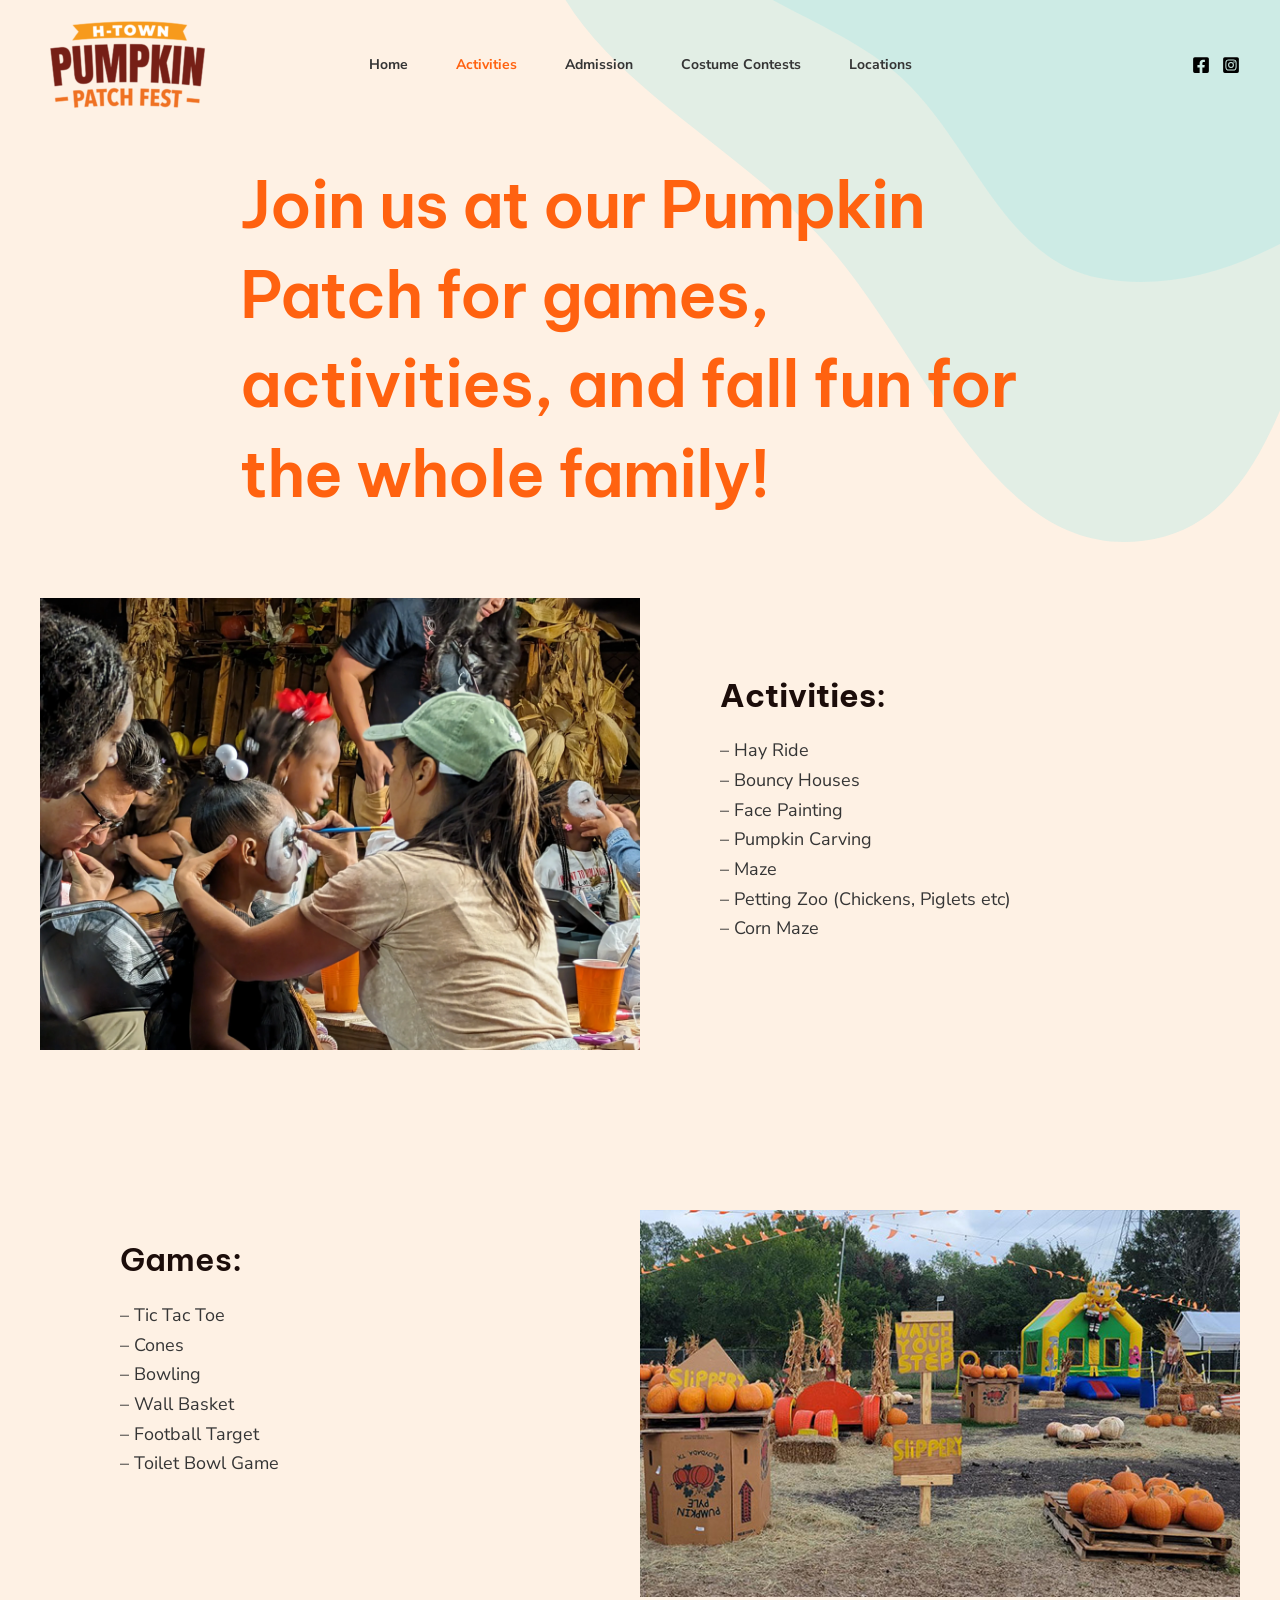
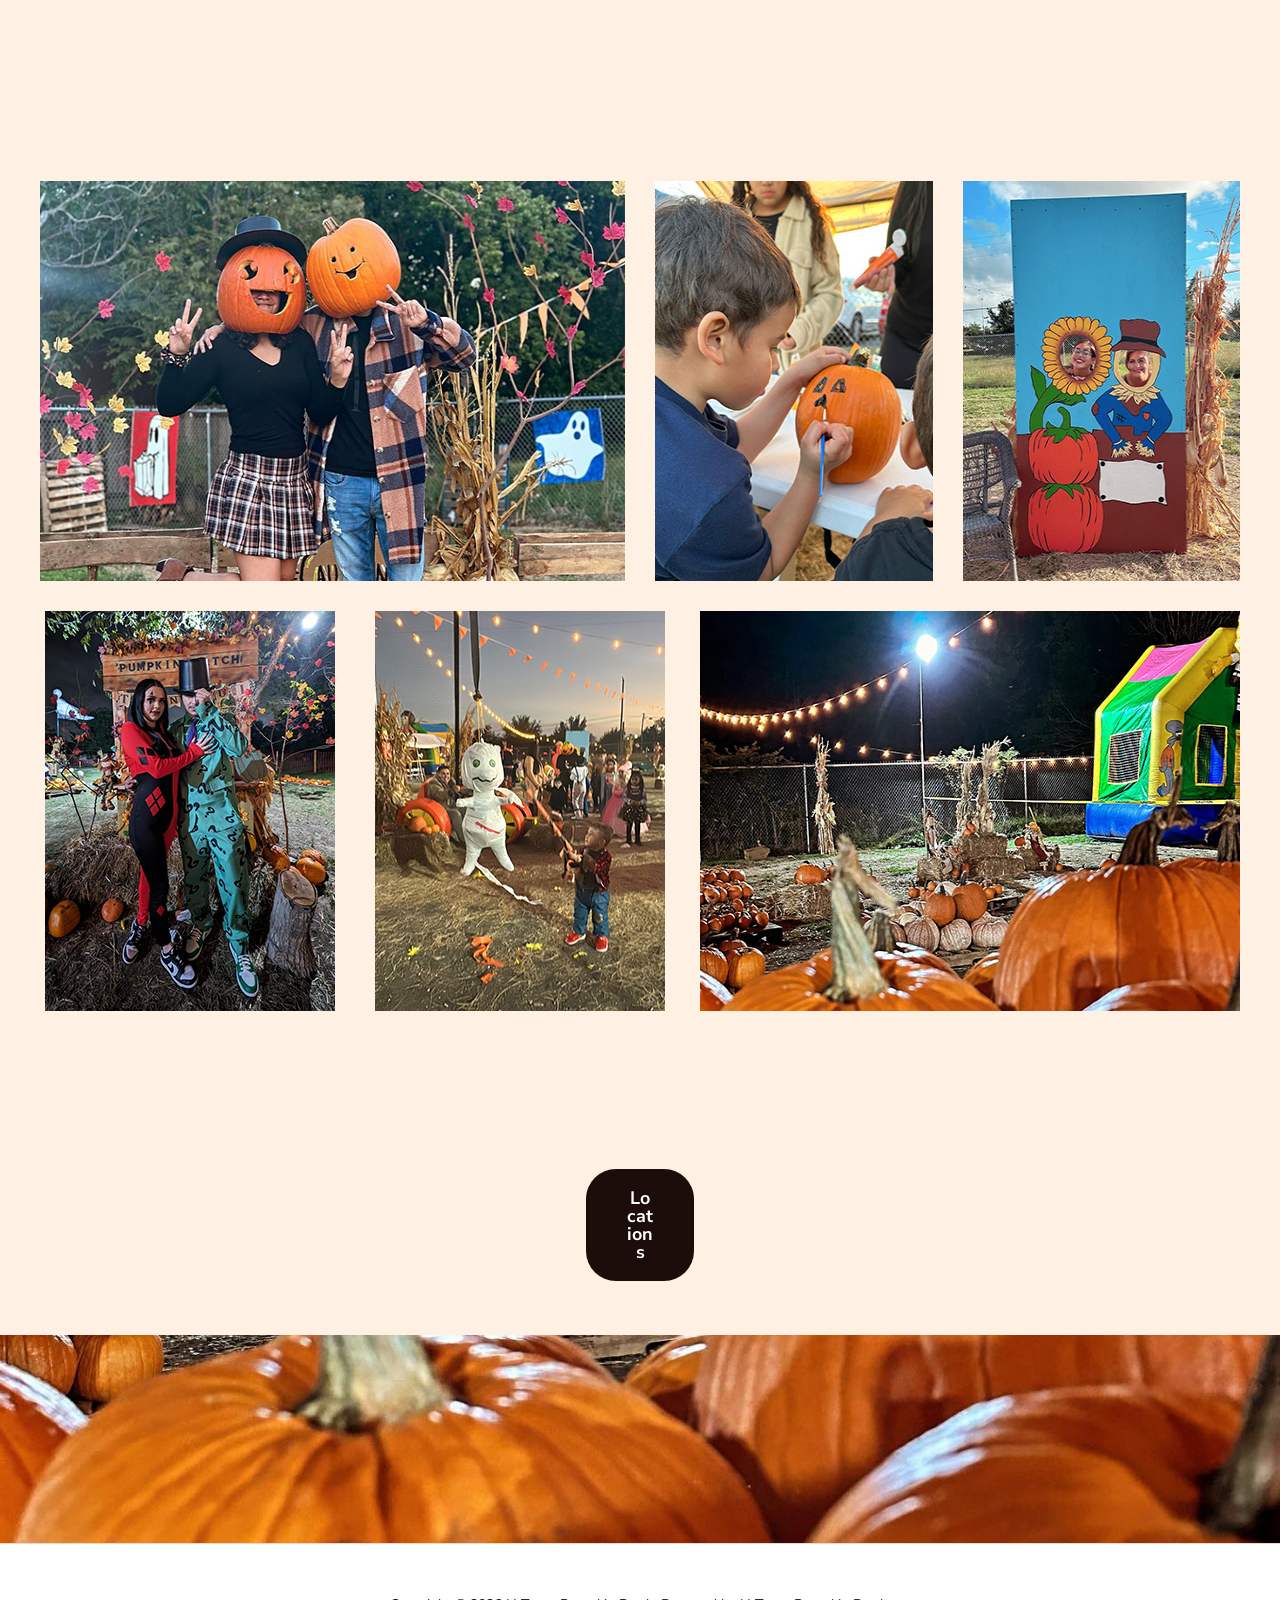
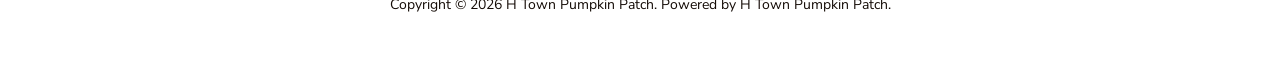
<file: activities.html>
<!DOCTYPE html>
<html lang="es">
<head>
<meta charset="UTF-8">
<meta name="viewport" content="width=device-width, initial-scale=1">
	<title>Activities &#8211; H Town Pumpkin Patch</title>
<meta name='robots' content='max-image-preview:large' />
<link rel='dns-prefetch' href='https://fonts.googleapis.com/' />
<link href='https://fonts.googleapis.com' rel='preconnect' />
<link href='https://fonts.gstatic.com' crossorigin='anonymous' rel='preconnect' />
<style id="wp-img-auto-sizes-contain-inline-css">
img:is([sizes=auto i],[sizes^="auto," i]){contain-intrinsic-size:3000px 1500px}
/*# sourceURL=wp-img-auto-sizes-contain-inline-css */
</style>
<link rel='stylesheet' id='astra-theme-css-css' href='wp-content/themes/astra/assets/css/minified/main.min.css' media='all' />
<style id="astra-theme-css-inline-css">
:root{--ast-post-nav-space:0;--ast-container-default-xlg-padding:6.67em;--ast-container-default-lg-padding:5.67em;--ast-container-default-slg-padding:4.34em;--ast-container-default-md-padding:3.34em;--ast-container-default-sm-padding:6.67em;--ast-container-default-xs-padding:2.4em;--ast-container-default-xxs-padding:1.4em;--ast-code-block-background:#EEEEEE;--ast-comment-inputs-background:#FAFAFA;--ast-normal-container-width:1200px;--ast-narrow-container-width:750px;--ast-blog-title-font-weight:normal;--ast-blog-meta-weight:inherit;--ast-global-color-primary:var(--ast-global-color-5);--ast-global-color-secondary:var(--ast-global-color-4);--ast-global-color-alternate-background:var(--ast-global-color-7);--ast-global-color-subtle-background:var(--ast-global-color-6);--ast-bg-style-guide:var( --ast-global-color-secondary,var(--ast-global-color-5) );--ast-shadow-style-guide:0px 0px 4px 0 #00000057;--ast-global-dark-bg-style:#fff;--ast-global-dark-lfs:#fbfbfb;--ast-widget-bg-color:#fafafa;--ast-wc-container-head-bg-color:#fbfbfb;--ast-title-layout-bg:#eeeeee;--ast-search-border-color:#e7e7e7;--ast-lifter-hover-bg:#e6e6e6;--ast-gallery-block-color:#000;--srfm-color-input-label:var(--ast-global-color-2);}html{font-size:112.5%;}a,.page-title{color:var(--ast-global-color-0);}a:hover,a:focus{color:var(--ast-global-color-2);}body,button,input,select,textarea,.ast-button,.ast-custom-button{font-family:'Nunito Sans',sans-serif;font-weight:400;font-size:18px;font-size:1rem;line-height:var(--ast-body-line-height,1.65em);}blockquote{color:var(--ast-global-color-3);}p,.entry-content p{margin-bottom:1em;}h1,h2,h3,h4,h5,h6,.entry-content :where(h1,h2,h3,h4,h5,h6),.site-title,.site-title a{font-family:'Be Vietnam Pro',sans-serif;font-weight:600;line-height:1.2em;}.site-title{font-size:35px;font-size:1.9444444444444rem;display:none;}header .custom-logo-link img{max-width:175px;width:175px;}.astra-logo-svg{width:175px;}.site-header .site-description{font-size:15px;font-size:0.83333333333333rem;display:none;}.entry-title{font-size:30px;font-size:1.6666666666667rem;}.archive .ast-article-post .ast-article-inner,.blog .ast-article-post .ast-article-inner,.archive .ast-article-post .ast-article-inner:hover,.blog .ast-article-post .ast-article-inner:hover{overflow:hidden;}h1,.entry-content :where(h1){font-size:64px;font-size:3.5555555555556rem;font-weight:600;font-family:'Be Vietnam Pro',sans-serif;line-height:1.4em;}h2,.entry-content :where(h2){font-size:48px;font-size:2.6666666666667rem;font-weight:600;font-family:'Be Vietnam Pro',sans-serif;line-height:1.3em;}h3,.entry-content :where(h3){font-size:32px;font-size:1.7777777777778rem;font-weight:600;font-family:'Be Vietnam Pro',sans-serif;line-height:1.3em;}h4,.entry-content :where(h4){font-size:24px;font-size:1.3333333333333rem;line-height:1.2em;font-weight:600;font-family:'Be Vietnam Pro',sans-serif;}h5,.entry-content :where(h5){font-size:20px;font-size:1.1111111111111rem;line-height:1.2em;font-weight:600;font-family:'Be Vietnam Pro',sans-serif;}h6,.entry-content :where(h6){font-size:14px;font-size:0.77777777777778rem;line-height:1.25em;font-weight:600;font-family:'Be Vietnam Pro',sans-serif;}::selection{background-color:var(--ast-global-color-0);color:#000000;}body,h1,h2,h3,h4,h5,h6,.entry-title a,.entry-content :where(h1,h2,h3,h4,h5,h6){color:var(--ast-global-color-3);}.tagcloud a:hover,.tagcloud a:focus,.tagcloud a.current-item{color:#000000;border-color:var(--ast-global-color-0);background-color:var(--ast-global-color-0);}input:focus,input[type="text"]:focus,input[type="email"]:focus,input[type="url"]:focus,input[type="password"]:focus,input[type="reset"]:focus,input[type="search"]:focus,textarea:focus{border-color:var(--ast-global-color-0);}input[type="radio"]:checked,input[type=reset],input[type="checkbox"]:checked,input[type="checkbox"]:hover:checked,input[type="checkbox"]:focus:checked,input[type=range]::-webkit-slider-thumb{border-color:var(--ast-global-color-0);background-color:var(--ast-global-color-0);box-shadow:none;}.site-footer a:hover + .post-count,.site-footer a:focus + .post-count{background:var(--ast-global-color-0);border-color:var(--ast-global-color-0);}.single .nav-links .nav-previous,.single .nav-links .nav-next{color:var(--ast-global-color-0);}.entry-meta,.entry-meta *{line-height:1.45;color:var(--ast-global-color-0);}.entry-meta a:not(.ast-button):hover,.entry-meta a:not(.ast-button):hover *,.entry-meta a:not(.ast-button):focus,.entry-meta a:not(.ast-button):focus *,.page-links > .page-link,.page-links .page-link:hover,.post-navigation a:hover{color:var(--ast-global-color-2);}#cat option,.secondary .calendar_wrap thead a,.secondary .calendar_wrap thead a:visited{color:var(--ast-global-color-0);}.secondary .calendar_wrap #today,.ast-progress-val span{background:var(--ast-global-color-0);}.secondary a:hover + .post-count,.secondary a:focus + .post-count{background:var(--ast-global-color-0);border-color:var(--ast-global-color-0);}.calendar_wrap #today > a{color:#000000;}.page-links .page-link,.single .post-navigation a{color:var(--ast-global-color-0);}.ast-search-menu-icon .search-form button.search-submit{padding:0 4px;}.ast-search-menu-icon form.search-form{padding-right:0;}.ast-header-search .ast-search-menu-icon.ast-dropdown-active .search-form,.ast-header-search .ast-search-menu-icon.ast-dropdown-active .search-field:focus{transition:all 0.2s;}.search-form input.search-field:focus{outline:none;}.ast-mobile-header-content .ast-builder-layout-element:not(.ast-builder-menu):not(.ast-header-divider-element),.ast-mobile-popup-content .ast-builder-layout-element:not(.ast-builder-menu):not(.ast-header-divider-element){padding:15px 20px;}.ast-archive-title{color:var(--ast-global-color-2);}.wp-block-latest-posts > li > a{color:var(--ast-global-color-2);}.widget-title,.widget .wp-block-heading{font-size:25px;font-size:1.3888888888889rem;color:var(--ast-global-color-2);}.ast-single-post .entry-content a,.ast-comment-content a:not(.ast-comment-edit-reply-wrap a){text-decoration:underline;}.ast-single-post .wp-block-button .wp-block-button__link,.ast-single-post .entry-content .uagb-tab a,.ast-single-post .entry-content .uagb-ifb-cta a,.ast-single-post .entry-content .wp-block-uagb-buttons a,.ast-single-post .entry-content .uabb-module-content a,.ast-single-post .entry-content .uagb-post-grid a,.ast-single-post .entry-content .uagb-timeline a,.ast-single-post .entry-content .uagb-toc__wrap a,.ast-single-post .entry-content .uagb-taxomony-box a,.entry-content .wp-block-latest-posts > li > a,.ast-single-post .entry-content .wp-block-file__button,a.ast-post-filter-single,.ast-single-post .wp-block-buttons .wp-block-button.is-style-outline .wp-block-button__link,.ast-single-post .ast-comment-content .comment-reply-link,.ast-single-post .ast-comment-content .comment-edit-link{text-decoration:none;}.ast-search-menu-icon.slide-search a:focus-visible:focus-visible,.astra-search-icon:focus-visible,#close:focus-visible,a:focus-visible,.ast-menu-toggle:focus-visible,.site .skip-link:focus-visible,.wp-block-loginout input:focus-visible,.wp-block-search.wp-block-search__button-inside .wp-block-search__inside-wrapper,.ast-header-navigation-arrow:focus-visible,.ast-orders-table__row .ast-orders-table__cell:focus-visible,a#ast-apply-coupon:focus-visible,#ast-apply-coupon:focus-visible,#close:focus-visible,.button.search-submit:focus-visible,#search_submit:focus,.normal-search:focus-visible,.ast-header-account-wrap:focus-visible,.astra-cart-drawer-close:focus,.ast-single-variation:focus,.ast-button:focus,.ast-builder-button-wrap:has(.ast-custom-button-link:focus),.ast-builder-button-wrap .ast-custom-button-link:focus{outline-style:dotted;outline-color:inherit;outline-width:thin;}input:focus,input[type="text"]:focus,input[type="email"]:focus,input[type="url"]:focus,input[type="password"]:focus,input[type="reset"]:focus,input[type="search"]:focus,input[type="number"]:focus,textarea:focus,.wp-block-search__input:focus,[data-section="section-header-mobile-trigger"] .ast-button-wrap .ast-mobile-menu-trigger-minimal:focus,.ast-mobile-popup-drawer.active .menu-toggle-close:focus,#ast-scroll-top:focus,#coupon_code:focus,#ast-coupon-code:focus{border-style:dotted;border-color:inherit;border-width:thin;}input{outline:none;}.ast-logo-title-inline .site-logo-img{padding-right:1em;}.site-logo-img img{ transition:all 0.2s linear;}body .ast-oembed-container *{position:absolute;top:0;width:100%;height:100%;left:0;}body .wp-block-embed-pocket-casts .ast-oembed-container *{position:unset;}.ast-single-post-featured-section + article {margin-top: 2em;}.site-content .ast-single-post-featured-section img {width: 100%;overflow: hidden;object-fit: cover;}.site > .ast-single-related-posts-container {margin-top: 0;}@media (min-width: 922px) {.ast-desktop .ast-container--narrow {max-width: var(--ast-narrow-container-width);margin: 0 auto;}}.ast-page-builder-template .hentry {margin: 0;}.ast-page-builder-template .site-content > .ast-container {max-width: 100%;padding: 0;}.ast-page-builder-template .site .site-content #primary {padding: 0;margin: 0;}.ast-page-builder-template .no-results {text-align: center;margin: 4em auto;}.ast-page-builder-template .ast-pagination {padding: 2em;}.ast-page-builder-template .entry-header.ast-no-title.ast-no-thumbnail {margin-top: 0;}.ast-page-builder-template .entry-header.ast-header-without-markup {margin-top: 0;margin-bottom: 0;}.ast-page-builder-template .entry-header.ast-no-title.ast-no-meta {margin-bottom: 0;}.ast-page-builder-template.single .post-navigation {padding-bottom: 2em;}.ast-page-builder-template.single-post .site-content > .ast-container {max-width: 100%;}.ast-page-builder-template .entry-header {margin-top: 4em;margin-left: auto;margin-right: auto;padding-left: 20px;padding-right: 20px;}.single.ast-page-builder-template .entry-header {padding-left: 20px;padding-right: 20px;}.ast-page-builder-template .ast-archive-description {margin: 4em auto 0;padding-left: 20px;padding-right: 20px;}@media (max-width:921.99px){#ast-desktop-header{display:none;}}@media (min-width:922px){#ast-mobile-header{display:none;}}.wp-block-buttons.aligncenter{justify-content:center;}@media (max-width:921px){.ast-theme-transparent-header #primary,.ast-theme-transparent-header #secondary{padding:0;}}@media (max-width:921px){.ast-plain-container.ast-no-sidebar #primary{padding:0;}}.ast-plain-container.ast-no-sidebar #primary{margin-top:0;margin-bottom:0;}.wp-block-button.is-style-outline .wp-block-button__link{border-color:var(--ast-global-color-2);}div.wp-block-button.is-style-outline > .wp-block-button__link:not(.has-text-color),div.wp-block-button.wp-block-button__link.is-style-outline:not(.has-text-color){color:var(--ast-global-color-2);}.wp-block-button.is-style-outline .wp-block-button__link:hover,.wp-block-buttons .wp-block-button.is-style-outline .wp-block-button__link:focus,.wp-block-buttons .wp-block-button.is-style-outline > .wp-block-button__link:not(.has-text-color):hover,.wp-block-buttons .wp-block-button.wp-block-button__link.is-style-outline:not(.has-text-color):hover{color:#ffffff;background-color:var(--ast-global-color-0);border-color:var(--ast-global-color-0);}.post-page-numbers.current .page-link,.ast-pagination .page-numbers.current{color:#000000;border-color:var(--ast-global-color-0);background-color:var(--ast-global-color-0);}.wp-block-buttons .wp-block-button.is-style-outline .wp-block-button__link.wp-element-button,.ast-outline-button,.wp-block-uagb-buttons-child .uagb-buttons-repeater.ast-outline-button{border-color:var(--ast-global-color-2);border-top-width:1px;border-right-width:1px;border-bottom-width:1px;border-left-width:1px;font-family:'Nunito Sans',sans-serif;font-weight:700;font-size:18px;font-size:1rem;line-height:1em;padding-top:20px;padding-right:40px;padding-bottom:20px;padding-left:40px;border-top-left-radius:30px;border-top-right-radius:30px;border-bottom-right-radius:30px;border-bottom-left-radius:30px;}.wp-block-buttons .wp-block-button.is-style-outline > .wp-block-button__link:not(.has-text-color),.wp-block-buttons .wp-block-button.wp-block-button__link.is-style-outline:not(.has-text-color),.ast-outline-button{color:var(--ast-global-color-2);}.wp-block-button.is-style-outline .wp-block-button__link:hover,.wp-block-buttons .wp-block-button.is-style-outline .wp-block-button__link:focus,.wp-block-buttons .wp-block-button.is-style-outline > .wp-block-button__link:not(.has-text-color):hover,.wp-block-buttons .wp-block-button.wp-block-button__link.is-style-outline:not(.has-text-color):hover,.ast-outline-button:hover,.ast-outline-button:focus,.wp-block-uagb-buttons-child .uagb-buttons-repeater.ast-outline-button:hover,.wp-block-uagb-buttons-child .uagb-buttons-repeater.ast-outline-button:focus{color:#ffffff;background-color:var(--ast-global-color-0);border-color:var(--ast-global-color-0);}.wp-block-button .wp-block-button__link.wp-element-button.is-style-outline:not(.has-background),.wp-block-button.is-style-outline>.wp-block-button__link.wp-element-button:not(.has-background),.ast-outline-button{background-color:transparent;}@media (max-width:921px){.wp-block-buttons .wp-block-button.is-style-outline .wp-block-button__link.wp-element-button,.ast-outline-button,.wp-block-uagb-buttons-child .uagb-buttons-repeater.ast-outline-button{font-size:16px;font-size:0.88888888888889rem;padding-top:20px;padding-right:40px;padding-bottom:20px;padding-left:40px;border-top-left-radius:30px;border-top-right-radius:30px;border-bottom-right-radius:30px;border-bottom-left-radius:30px;}}@media (max-width:544px){.wp-block-buttons .wp-block-button.is-style-outline .wp-block-button__link.wp-element-button,.ast-outline-button,.wp-block-uagb-buttons-child .uagb-buttons-repeater.ast-outline-button{font-size:14px;font-size:0.77777777777778rem;padding-top:20px;padding-right:40px;padding-bottom:20px;padding-left:40px;border-top-left-radius:30px;border-top-right-radius:30px;border-bottom-right-radius:30px;border-bottom-left-radius:30px;}}.entry-content[data-ast-blocks-layout] > figure{margin-bottom:1em;}h1.widget-title{font-weight:600;}h2.widget-title{font-weight:600;}h3.widget-title{font-weight:600;}@media (max-width:921px){.ast-left-sidebar #content > .ast-container{display:flex;flex-direction:column-reverse;width:100%;}.ast-separate-container .ast-article-post,.ast-separate-container .ast-article-single{padding:1.5em 2.14em;}.ast-author-box img.avatar{margin:20px 0 0 0;}}@media (min-width:922px){.ast-separate-container.ast-right-sidebar #primary,.ast-separate-container.ast-left-sidebar #primary{border:0;}.search-no-results.ast-separate-container #primary{margin-bottom:4em;}}.wp-block-button .wp-block-button__link{color:#ffffff;}.wp-block-button .wp-block-button__link:hover,.wp-block-button .wp-block-button__link:focus{color:#ffffff;background-color:var(--ast-global-color-0);border-color:var(--ast-global-color-0);}.wp-block-button .wp-block-button__link,.wp-block-search .wp-block-search__button,body .wp-block-file .wp-block-file__button{border-style:solid;border-top-width:0px;border-right-width:0px;border-left-width:0px;border-bottom-width:0px;border-color:var(--ast-global-color-2);background-color:var(--ast-global-color-2);color:#ffffff;font-family:'Nunito Sans',sans-serif;font-weight:700;line-height:1em;font-size:18px;font-size:1rem;border-top-left-radius:30px;border-top-right-radius:30px;border-bottom-right-radius:30px;border-bottom-left-radius:30px;padding-top:20px;padding-right:40px;padding-bottom:20px;padding-left:40px;}@media (max-width:921px){.wp-block-button .wp-block-button__link,.wp-block-search .wp-block-search__button,body .wp-block-file .wp-block-file__button{font-size:16px;font-size:0.88888888888889rem;padding-top:14px;padding-right:28px;padding-bottom:14px;padding-left:28px;border-top-left-radius:30px;border-top-right-radius:30px;border-bottom-right-radius:30px;border-bottom-left-radius:30px;}}@media (max-width:544px){.wp-block-button .wp-block-button__link,.wp-block-search .wp-block-search__button,body .wp-block-file .wp-block-file__button{font-size:14px;font-size:0.77777777777778rem;padding-top:12px;padding-right:24px;padding-bottom:12px;padding-left:24px;border-top-left-radius:30px;border-top-right-radius:30px;border-bottom-right-radius:30px;border-bottom-left-radius:30px;}}.menu-toggle,button,.ast-button,.ast-custom-button,.button,input#submit,input[type="button"],input[type="submit"],input[type="reset"],form[CLASS*="wp-block-search__"].wp-block-search .wp-block-search__inside-wrapper .wp-block-search__button,body .wp-block-file .wp-block-file__button{border-style:solid;border-top-width:0px;border-right-width:0px;border-left-width:0px;border-bottom-width:0px;color:#ffffff;border-color:var(--ast-global-color-2);background-color:var(--ast-global-color-2);padding-top:20px;padding-right:40px;padding-bottom:20px;padding-left:40px;font-family:'Nunito Sans',sans-serif;font-weight:700;font-size:18px;font-size:1rem;line-height:1em;border-top-left-radius:30px;border-top-right-radius:30px;border-bottom-right-radius:30px;border-bottom-left-radius:30px;}button:focus,.menu-toggle:hover,button:hover,.ast-button:hover,.ast-custom-button:hover .button:hover,.ast-custom-button:hover ,input[type=reset]:hover,input[type=reset]:focus,input#submit:hover,input#submit:focus,input[type="button"]:hover,input[type="button"]:focus,input[type="submit"]:hover,input[type="submit"]:focus,form[CLASS*="wp-block-search__"].wp-block-search .wp-block-search__inside-wrapper .wp-block-search__button:hover,form[CLASS*="wp-block-search__"].wp-block-search .wp-block-search__inside-wrapper .wp-block-search__button:focus,body .wp-block-file .wp-block-file__button:hover,body .wp-block-file .wp-block-file__button:focus{color:#ffffff;background-color:var(--ast-global-color-0);border-color:var(--ast-global-color-0);}@media (max-width:921px){.menu-toggle,button,.ast-button,.ast-custom-button,.button,input#submit,input[type="button"],input[type="submit"],input[type="reset"],form[CLASS*="wp-block-search__"].wp-block-search .wp-block-search__inside-wrapper .wp-block-search__button,body .wp-block-file .wp-block-file__button{padding-top:14px;padding-right:28px;padding-bottom:14px;padding-left:28px;font-size:16px;font-size:0.88888888888889rem;border-top-left-radius:30px;border-top-right-radius:30px;border-bottom-right-radius:30px;border-bottom-left-radius:30px;}}@media (max-width:544px){.menu-toggle,button,.ast-button,.ast-custom-button,.button,input#submit,input[type="button"],input[type="submit"],input[type="reset"],form[CLASS*="wp-block-search__"].wp-block-search .wp-block-search__inside-wrapper .wp-block-search__button,body .wp-block-file .wp-block-file__button{padding-top:12px;padding-right:24px;padding-bottom:12px;padding-left:24px;font-size:14px;font-size:0.77777777777778rem;border-top-left-radius:30px;border-top-right-radius:30px;border-bottom-right-radius:30px;border-bottom-left-radius:30px;}}@media (max-width:921px){.menu-toggle,button,.ast-button,.button,input#submit,input[type="button"],input[type="submit"],input[type="reset"]{font-size:16px;font-size:0.88888888888889rem;}.ast-mobile-header-stack .main-header-bar .ast-search-menu-icon{display:inline-block;}.ast-header-break-point.ast-header-custom-item-outside .ast-mobile-header-stack .main-header-bar .ast-search-icon{margin:0;}.ast-comment-avatar-wrap img{max-width:2.5em;}.ast-comment-meta{padding:0 1.8888em 1.3333em;}.ast-separate-container .ast-comment-list li.depth-1{padding:1.5em 2.14em;}.ast-separate-container .comment-respond{padding:2em 2.14em;}}@media (min-width:544px){.ast-container{max-width:100%;}}@media (max-width:544px){.ast-separate-container .ast-article-post,.ast-separate-container .ast-article-single,.ast-separate-container .comments-title,.ast-separate-container .ast-archive-description{padding:1.5em 1em;}.ast-separate-container #content .ast-container{padding-left:0.54em;padding-right:0.54em;}.ast-separate-container .ast-comment-list .bypostauthor{padding:.5em;}.ast-search-menu-icon.ast-dropdown-active .search-field{width:170px;}.menu-toggle,button,.ast-button,.button,input#submit,input[type="button"],input[type="submit"],input[type="reset"]{font-size:14px;font-size:0.77777777777778rem;}} #ast-mobile-header .ast-site-header-cart-li a{pointer-events:none;}body,.ast-separate-container{background-color:var(--ast-global-color-4);background-image:none;}@media (max-width:921px){.widget-title{font-size:22px;font-size:1.375rem;}body,button,input,select,textarea,.ast-button,.ast-custom-button{font-size:16px;font-size:0.88888888888889rem;}#secondary,#secondary button,#secondary input,#secondary select,#secondary textarea{font-size:16px;font-size:0.88888888888889rem;}.site-title{display:none;}.site-header .site-description{display:none;}h1,.entry-content :where(h1){font-size:40px;}h2,.entry-content :where(h2){font-size:32px;}h3,.entry-content :where(h3){font-size:28px;}h4,.entry-content :where(h4){font-size:22px;font-size:1.2222222222222rem;}h5,.entry-content :where(h5){font-size:18px;font-size:1rem;}h6,.entry-content :where(h6){font-size:13px;font-size:0.72222222222222rem;}}@media (max-width:544px){.widget-title{font-size:20px;font-size:1.4285714285714rem;}body,button,input,select,textarea,.ast-button,.ast-custom-button{font-size:14px;font-size:0.77777777777778rem;}#secondary,#secondary button,#secondary input,#secondary select,#secondary textarea{font-size:14px;font-size:0.77777777777778rem;}.site-title{display:none;}.site-header .site-description{display:none;}h1,.entry-content :where(h1){font-size:32px;}h2,.entry-content :where(h2){font-size:28px;}h3,.entry-content :where(h3){font-size:24px;}h4,.entry-content :where(h4){font-size:20px;font-size:1.1111111111111rem;}h5,.entry-content :where(h5){font-size:16px;font-size:0.88888888888889rem;}h6,.entry-content :where(h6){font-size:12px;font-size:0.66666666666667rem;}}@media (max-width:544px){html{font-size:112.5%;}}@media (min-width:922px){.ast-container{max-width:1240px;}}@media (min-width:922px){.site-content .ast-container{display:flex;}}@media (max-width:921px){.site-content .ast-container{flex-direction:column;}}@media (min-width:922px){.main-header-menu .sub-menu .menu-item.ast-left-align-sub-menu:hover > .sub-menu,.main-header-menu .sub-menu .menu-item.ast-left-align-sub-menu.focus > .sub-menu{margin-left:-0px;}}.ast-theme-transparent-header [CLASS*="ast-header-button-"] .ast-custom-button{color:var(--ast-global-color-2);background:var(--ast-global-color-5);}.ast-theme-transparent-header [CLASS*="ast-header-button-"] .ast-custom-button:hover{color:var(--ast-global-color-5);background:var(--ast-global-color-0);}.ast-theme-transparent-header [data-section="section-header-mobile-trigger"] .ast-button-wrap .ast-mobile-menu-trigger-minimal{background:transparent;}.site .comments-area{padding-bottom:3em;}.wp-block-file {display: flex;align-items: center;flex-wrap: wrap;justify-content: space-between;}.wp-block-pullquote {border: none;}.wp-block-pullquote blockquote::before {content: "\201D";font-family: "Helvetica",sans-serif;display: flex;transform: rotate( 180deg );font-size: 6rem;font-style: normal;line-height: 1;font-weight: bold;align-items: center;justify-content: center;}.has-text-align-right > blockquote::before {justify-content: flex-start;}.has-text-align-left > blockquote::before {justify-content: flex-end;}figure.wp-block-pullquote.is-style-solid-color blockquote {max-width: 100%;text-align: inherit;}:root {--wp--custom--ast-default-block-top-padding: 3em;--wp--custom--ast-default-block-right-padding: 3em;--wp--custom--ast-default-block-bottom-padding: 3em;--wp--custom--ast-default-block-left-padding: 3em;--wp--custom--ast-container-width: 1200px;--wp--custom--ast-content-width-size: 1200px;--wp--custom--ast-wide-width-size: calc(1200px + var(--wp--custom--ast-default-block-left-padding) + var(--wp--custom--ast-default-block-right-padding));}.ast-narrow-container {--wp--custom--ast-content-width-size: 750px;--wp--custom--ast-wide-width-size: 750px;}@media(max-width: 921px) {:root {--wp--custom--ast-default-block-top-padding: 3em;--wp--custom--ast-default-block-right-padding: 2em;--wp--custom--ast-default-block-bottom-padding: 3em;--wp--custom--ast-default-block-left-padding: 2em;}}@media(max-width: 544px) {:root {--wp--custom--ast-default-block-top-padding: 3em;--wp--custom--ast-default-block-right-padding: 1.5em;--wp--custom--ast-default-block-bottom-padding: 3em;--wp--custom--ast-default-block-left-padding: 1.5em;}}.entry-content > .wp-block-group,.entry-content > .wp-block-cover,.entry-content > .wp-block-columns {padding-top: var(--wp--custom--ast-default-block-top-padding);padding-right: var(--wp--custom--ast-default-block-right-padding);padding-bottom: var(--wp--custom--ast-default-block-bottom-padding);padding-left: var(--wp--custom--ast-default-block-left-padding);}.ast-plain-container.ast-no-sidebar .entry-content > .alignfull,.ast-page-builder-template .ast-no-sidebar .entry-content > .alignfull {margin-left: calc( -50vw + 50%);margin-right: calc( -50vw + 50%);max-width: 100vw;width: 100vw;}.ast-plain-container.ast-no-sidebar .entry-content .alignfull .alignfull,.ast-page-builder-template.ast-no-sidebar .entry-content .alignfull .alignfull,.ast-plain-container.ast-no-sidebar .entry-content .alignfull .alignwide,.ast-page-builder-template.ast-no-sidebar .entry-content .alignfull .alignwide,.ast-plain-container.ast-no-sidebar .entry-content .alignwide .alignfull,.ast-page-builder-template.ast-no-sidebar .entry-content .alignwide .alignfull,.ast-plain-container.ast-no-sidebar .entry-content .alignwide .alignwide,.ast-page-builder-template.ast-no-sidebar .entry-content .alignwide .alignwide,.ast-plain-container.ast-no-sidebar .entry-content .wp-block-column .alignfull,.ast-page-builder-template.ast-no-sidebar .entry-content .wp-block-column .alignfull,.ast-plain-container.ast-no-sidebar .entry-content .wp-block-column .alignwide,.ast-page-builder-template.ast-no-sidebar .entry-content .wp-block-column .alignwide {margin-left: auto;margin-right: auto;width: 100%;}[data-ast-blocks-layout] .wp-block-separator:not(.is-style-dots) {height: 0;}[data-ast-blocks-layout] .wp-block-separator {margin: 20px auto;}[data-ast-blocks-layout] .wp-block-separator:not(.is-style-wide):not(.is-style-dots) {max-width: 100px;}[data-ast-blocks-layout] .wp-block-separator.has-background {padding: 0;}.entry-content[data-ast-blocks-layout] > * {max-width: var(--wp--custom--ast-content-width-size);margin-left: auto;margin-right: auto;}.entry-content[data-ast-blocks-layout] > .alignwide {max-width: var(--wp--custom--ast-wide-width-size);}.entry-content[data-ast-blocks-layout] .alignfull {max-width: none;}.entry-content .wp-block-columns {margin-bottom: 0;}blockquote {margin: 1.5em;border-color: rgba(0,0,0,0.05);}.wp-block-quote:not(.has-text-align-right):not(.has-text-align-center) {border-left: 5px solid rgba(0,0,0,0.05);}.has-text-align-right > blockquote,blockquote.has-text-align-right {border-right: 5px solid rgba(0,0,0,0.05);}.has-text-align-left > blockquote,blockquote.has-text-align-left {border-left: 5px solid rgba(0,0,0,0.05);}.wp-block-site-tagline,.wp-block-latest-posts .read-more {margin-top: 15px;}.wp-block-loginout p label {display: block;}.wp-block-loginout p:not(.login-remember):not(.login-submit) input {width: 100%;}.wp-block-loginout input:focus {border-color: transparent;}.wp-block-loginout input:focus {outline: thin dotted;}.entry-content .wp-block-media-text .wp-block-media-text__content {padding: 0 0 0 8%;}.entry-content .wp-block-media-text.has-media-on-the-right .wp-block-media-text__content {padding: 0 8% 0 0;}.entry-content .wp-block-media-text.has-background .wp-block-media-text__content {padding: 8%;}.entry-content .wp-block-cover:not([class*="background-color"]):not(.has-text-color.has-link-color) .wp-block-cover__inner-container,.entry-content .wp-block-cover:not([class*="background-color"]) .wp-block-cover-image-text,.entry-content .wp-block-cover:not([class*="background-color"]) .wp-block-cover-text,.entry-content .wp-block-cover-image:not([class*="background-color"]) .wp-block-cover__inner-container,.entry-content .wp-block-cover-image:not([class*="background-color"]) .wp-block-cover-image-text,.entry-content .wp-block-cover-image:not([class*="background-color"]) .wp-block-cover-text {color: var(--ast-global-color-primary,var(--ast-global-color-5));}.wp-block-loginout .login-remember input {width: 1.1rem;height: 1.1rem;margin: 0 5px 4px 0;vertical-align: middle;}.wp-block-latest-posts > li > *:first-child,.wp-block-latest-posts:not(.is-grid) > li:first-child {margin-top: 0;}.entry-content > .wp-block-buttons,.entry-content > .wp-block-uagb-buttons {margin-bottom: 1.5em;}.wp-block-search__inside-wrapper .wp-block-search__input {padding: 0 10px;color: var(--ast-global-color-3);background: var(--ast-global-color-primary,var(--ast-global-color-5));border-color: var(--ast-border-color);}.wp-block-latest-posts .read-more {margin-bottom: 1.5em;}.wp-block-search__no-button .wp-block-search__inside-wrapper .wp-block-search__input {padding-top: 5px;padding-bottom: 5px;}.wp-block-latest-posts .wp-block-latest-posts__post-date,.wp-block-latest-posts .wp-block-latest-posts__post-author {font-size: 1rem;}.wp-block-latest-posts > li > *,.wp-block-latest-posts:not(.is-grid) > li {margin-top: 12px;margin-bottom: 12px;}.ast-page-builder-template .entry-content[data-ast-blocks-layout] > .alignwide:where(:not(.uagb-is-root-container):not(.spectra-is-root-container)) > * {max-width: var(--wp--custom--ast-wide-width-size);}.ast-page-builder-template .entry-content[data-ast-blocks-layout] > .inherit-container-width > *,.ast-page-builder-template .entry-content[data-ast-blocks-layout] > *:not(.wp-block-group):where(:not(.uagb-is-root-container):not(.spectra-is-root-container)) > *,.entry-content[data-ast-blocks-layout] > .wp-block-cover .wp-block-cover__inner-container {max-width: var(--wp--custom--ast-content-width-size) ;margin-left: auto;margin-right: auto;}.ast-page-builder-template .entry-content[data-ast-blocks-layout] > *,.ast-page-builder-template .entry-content[data-ast-blocks-layout] > .alignfull:where(:not(.wp-block-group):not(.uagb-is-root-container):not(.spectra-is-root-container)) > * {max-width: none;}.entry-content[data-ast-blocks-layout] .wp-block-cover:not(.alignleft):not(.alignright) {width: auto;}@media(max-width: 1200px) {.ast-separate-container .entry-content > .alignfull,.ast-separate-container .entry-content[data-ast-blocks-layout] > .alignwide,.ast-plain-container .entry-content[data-ast-blocks-layout] > .alignwide,.ast-plain-container .entry-content .alignfull {margin-left: calc(-1 * min(var(--ast-container-default-xlg-padding),20px)) ;margin-right: calc(-1 * min(var(--ast-container-default-xlg-padding),20px));}}@media(min-width: 1201px) {.ast-separate-container .entry-content > .alignfull {margin-left: calc(-1 * var(--ast-container-default-xlg-padding) );margin-right: calc(-1 * var(--ast-container-default-xlg-padding) );}.ast-separate-container .entry-content[data-ast-blocks-layout] > .alignwide,.ast-plain-container .entry-content[data-ast-blocks-layout] > .alignwide {margin-left: calc(-1 * var(--wp--custom--ast-default-block-left-padding) );margin-right: calc(-1 * var(--wp--custom--ast-default-block-right-padding) );}}@media(min-width: 921px) {.ast-separate-container .entry-content .wp-block-group.alignwide:not(.inherit-container-width) > :where(:not(.alignleft):not(.alignright)),.ast-plain-container .entry-content .wp-block-group.alignwide:not(.inherit-container-width) > :where(:not(.alignleft):not(.alignright)) {max-width: calc( var(--wp--custom--ast-content-width-size) + 80px );}.ast-plain-container.ast-right-sidebar .entry-content[data-ast-blocks-layout] .alignfull,.ast-plain-container.ast-left-sidebar .entry-content[data-ast-blocks-layout] .alignfull {margin-left: -60px;margin-right: -60px;}}@media(min-width: 544px) {.entry-content > .alignleft {margin-right: 20px;}.entry-content > .alignright {margin-left: 20px;}}@media (max-width:544px){.wp-block-columns .wp-block-column:not(:last-child){margin-bottom:20px;}.wp-block-latest-posts{margin:0;}}@media( max-width: 600px ) {.entry-content .wp-block-media-text .wp-block-media-text__content,.entry-content .wp-block-media-text.has-media-on-the-right .wp-block-media-text__content {padding: 8% 0 0;}.entry-content .wp-block-media-text.has-background .wp-block-media-text__content {padding: 8%;}}.ast-page-builder-template .entry-header {padding-left: 0;}.ast-narrow-container .site-content .wp-block-uagb-image--align-full .wp-block-uagb-image__figure {max-width: 100%;margin-left: auto;margin-right: auto;}:root .has-ast-global-color-0-color{color:var(--ast-global-color-0);}:root .has-ast-global-color-0-background-color{background-color:var(--ast-global-color-0);}:root .wp-block-button .has-ast-global-color-0-color{color:var(--ast-global-color-0);}:root .wp-block-button .has-ast-global-color-0-background-color{background-color:var(--ast-global-color-0);}:root .has-ast-global-color-1-color{color:var(--ast-global-color-1);}:root .has-ast-global-color-1-background-color{background-color:var(--ast-global-color-1);}:root .wp-block-button .has-ast-global-color-1-color{color:var(--ast-global-color-1);}:root .wp-block-button .has-ast-global-color-1-background-color{background-color:var(--ast-global-color-1);}:root .has-ast-global-color-2-color{color:var(--ast-global-color-2);}:root .has-ast-global-color-2-background-color{background-color:var(--ast-global-color-2);}:root .wp-block-button .has-ast-global-color-2-color{color:var(--ast-global-color-2);}:root .wp-block-button .has-ast-global-color-2-background-color{background-color:var(--ast-global-color-2);}:root .has-ast-global-color-3-color{color:var(--ast-global-color-3);}:root .has-ast-global-color-3-background-color{background-color:var(--ast-global-color-3);}:root .wp-block-button .has-ast-global-color-3-color{color:var(--ast-global-color-3);}:root .wp-block-button .has-ast-global-color-3-background-color{background-color:var(--ast-global-color-3);}:root .has-ast-global-color-4-color{color:var(--ast-global-color-4);}:root .has-ast-global-color-4-background-color{background-color:var(--ast-global-color-4);}:root .wp-block-button .has-ast-global-color-4-color{color:var(--ast-global-color-4);}:root .wp-block-button .has-ast-global-color-4-background-color{background-color:var(--ast-global-color-4);}:root .has-ast-global-color-5-color{color:var(--ast-global-color-5);}:root .has-ast-global-color-5-background-color{background-color:var(--ast-global-color-5);}:root .wp-block-button .has-ast-global-color-5-color{color:var(--ast-global-color-5);}:root .wp-block-button .has-ast-global-color-5-background-color{background-color:var(--ast-global-color-5);}:root .has-ast-global-color-6-color{color:var(--ast-global-color-6);}:root .has-ast-global-color-6-background-color{background-color:var(--ast-global-color-6);}:root .wp-block-button .has-ast-global-color-6-color{color:var(--ast-global-color-6);}:root .wp-block-button .has-ast-global-color-6-background-color{background-color:var(--ast-global-color-6);}:root .has-ast-global-color-7-color{color:var(--ast-global-color-7);}:root .has-ast-global-color-7-background-color{background-color:var(--ast-global-color-7);}:root .wp-block-button .has-ast-global-color-7-color{color:var(--ast-global-color-7);}:root .wp-block-button .has-ast-global-color-7-background-color{background-color:var(--ast-global-color-7);}:root .has-ast-global-color-8-color{color:var(--ast-global-color-8);}:root .has-ast-global-color-8-background-color{background-color:var(--ast-global-color-8);}:root .wp-block-button .has-ast-global-color-8-color{color:var(--ast-global-color-8);}:root .wp-block-button .has-ast-global-color-8-background-color{background-color:var(--ast-global-color-8);}:root{--ast-global-color-0:#FF6210;--ast-global-color-1:#F15808;--ast-global-color-2:#1C0D0A;--ast-global-color-3:#353535;--ast-global-color-4:#FEF1E4;--ast-global-color-5:#FFFFFF;--ast-global-color-6:#E5D7D1;--ast-global-color-7:#140B06;--ast-global-color-8:#222222;}:root {--ast-border-color : #dddddd;}.ast-single-entry-banner {-js-display: flex;display: flex;flex-direction: column;justify-content: center;text-align: center;position: relative;background: var(--ast-title-layout-bg);}.ast-single-entry-banner[data-banner-layout="layout-1"] {max-width: 1200px;background: inherit;padding: 20px 0;}.ast-single-entry-banner[data-banner-width-type="custom"] {margin: 0 auto;width: 100%;}.ast-single-entry-banner + .site-content .entry-header {margin-bottom: 0;}.site .ast-author-avatar {--ast-author-avatar-size: ;}a.ast-underline-text {text-decoration: underline;}.ast-container > .ast-terms-link {position: relative;display: block;}a.ast-button.ast-badge-tax {padding: 4px 8px;border-radius: 3px;font-size: inherit;}header.entry-header{text-align:left;}header.entry-header .entry-title{font-size:30px;font-size:1.6666666666667rem;}header.entry-header > *:not(:last-child){margin-bottom:10px;}@media (max-width:921px){header.entry-header{text-align:left;}}@media (max-width:544px){header.entry-header{text-align:left;}}.ast-archive-entry-banner {-js-display: flex;display: flex;flex-direction: column;justify-content: center;text-align: center;position: relative;background: var(--ast-title-layout-bg);}.ast-archive-entry-banner[data-banner-width-type="custom"] {margin: 0 auto;width: 100%;}.ast-archive-entry-banner[data-banner-layout="layout-1"] {background: inherit;padding: 20px 0;text-align: left;}body.archive .ast-archive-description{max-width:1200px;width:100%;text-align:left;padding-top:3em;padding-right:3em;padding-bottom:3em;padding-left:3em;}body.archive .ast-archive-description .ast-archive-title,body.archive .ast-archive-description .ast-archive-title *{font-size:40px;font-size:2.2222222222222rem;}body.archive .ast-archive-description > *:not(:last-child){margin-bottom:10px;}@media (max-width:921px){body.archive .ast-archive-description{text-align:left;}}@media (max-width:544px){body.archive .ast-archive-description{text-align:left;}}.ast-theme-transparent-header #masthead .site-logo-img .transparent-custom-logo .astra-logo-svg{width:150px;}.ast-theme-transparent-header #masthead .site-logo-img .transparent-custom-logo img{ max-width:150px; width:150px;}@media (max-width:921px){.ast-theme-transparent-header #masthead .site-logo-img .transparent-custom-logo .astra-logo-svg{width:120px;}.ast-theme-transparent-header #masthead .site-logo-img .transparent-custom-logo img{ max-width:120px; width:120px;}}@media (max-width:543px){.ast-theme-transparent-header #masthead .site-logo-img .transparent-custom-logo .astra-logo-svg{width:100px;}.ast-theme-transparent-header #masthead .site-logo-img .transparent-custom-logo img{ max-width:100px; width:100px;}}@media (min-width:922px){.ast-theme-transparent-header #masthead{position:absolute;left:0;right:0;}.ast-theme-transparent-header .main-header-bar,.ast-theme-transparent-header.ast-header-break-point .main-header-bar{background:none;}body.elementor-editor-active.ast-theme-transparent-header #masthead,.fl-builder-edit .ast-theme-transparent-header #masthead,body.vc_editor.ast-theme-transparent-header #masthead,body.brz-ed.ast-theme-transparent-header #masthead{z-index:0;}.ast-header-break-point.ast-replace-site-logo-transparent.ast-theme-transparent-header .custom-mobile-logo-link{display:none;}.ast-header-break-point.ast-replace-site-logo-transparent.ast-theme-transparent-header .transparent-custom-logo{display:inline-block;}.ast-theme-transparent-header .ast-above-header,.ast-theme-transparent-header .ast-above-header.ast-above-header-bar{background-image:none;background-color:transparent;}.ast-theme-transparent-header .ast-below-header,.ast-theme-transparent-header .ast-below-header.ast-below-header-bar{background-image:none;background-color:transparent;}}.ast-theme-transparent-header .ast-builder-menu .main-header-menu,.ast-theme-transparent-header .ast-builder-menu .main-header-menu .menu-link,.ast-theme-transparent-header [CLASS*="ast-builder-menu-"] .main-header-menu .menu-item > .menu-link,.ast-theme-transparent-header .ast-masthead-custom-menu-items,.ast-theme-transparent-header .ast-masthead-custom-menu-items a,.ast-theme-transparent-header .ast-builder-menu .main-header-menu .menu-item > .ast-menu-toggle,.ast-theme-transparent-header .ast-builder-menu .main-header-menu .menu-item > .ast-menu-toggle,.ast-theme-transparent-header .ast-above-header-navigation a,.ast-header-break-point.ast-theme-transparent-header .ast-above-header-navigation a,.ast-header-break-point.ast-theme-transparent-header .ast-above-header-navigation > ul.ast-above-header-menu > .menu-item-has-children:not(.current-menu-item) > .ast-menu-toggle,.ast-theme-transparent-header .ast-below-header-menu,.ast-theme-transparent-header .ast-below-header-menu a,.ast-header-break-point.ast-theme-transparent-header .ast-below-header-menu a,.ast-header-break-point.ast-theme-transparent-header .ast-below-header-menu,.ast-theme-transparent-header .main-header-menu .menu-link{color:var(--ast-global-color-3);}.ast-theme-transparent-header .ast-builder-menu .main-header-menu .menu-item:hover > .menu-link,.ast-theme-transparent-header .ast-builder-menu .main-header-menu .menu-item:hover > .ast-menu-toggle,.ast-theme-transparent-header .ast-builder-menu .main-header-menu .ast-masthead-custom-menu-items a:hover,.ast-theme-transparent-header .ast-builder-menu .main-header-menu .focus > .menu-link,.ast-theme-transparent-header .ast-builder-menu .main-header-menu .focus > .ast-menu-toggle,.ast-theme-transparent-header .ast-builder-menu .main-header-menu .current-menu-item > .menu-link,.ast-theme-transparent-header .ast-builder-menu .main-header-menu .current-menu-ancestor > .menu-link,.ast-theme-transparent-header .ast-builder-menu .main-header-menu .current-menu-item > .ast-menu-toggle,.ast-theme-transparent-header .ast-builder-menu .main-header-menu .current-menu-ancestor > .ast-menu-toggle,.ast-theme-transparent-header [CLASS*="ast-builder-menu-"] .main-header-menu .current-menu-item > .menu-link,.ast-theme-transparent-header [CLASS*="ast-builder-menu-"] .main-header-menu .current-menu-ancestor > .menu-link,.ast-theme-transparent-header [CLASS*="ast-builder-menu-"] .main-header-menu .current-menu-item > .ast-menu-toggle,.ast-theme-transparent-header [CLASS*="ast-builder-menu-"] .main-header-menu .current-menu-ancestor > .ast-menu-toggle,.ast-theme-transparent-header .main-header-menu .menu-item:hover > .menu-link,.ast-theme-transparent-header .main-header-menu .current-menu-item > .menu-link,.ast-theme-transparent-header .main-header-menu .current-menu-ancestor > .menu-link{color:var(--ast-global-color-0);}.ast-theme-transparent-header .ast-builder-menu .main-header-menu .menu-item .sub-menu .menu-link,.ast-theme-transparent-header .main-header-menu .menu-item .sub-menu .menu-link{background-color:transparent;}@media (max-width:921px){.ast-theme-transparent-header #masthead{position:absolute;left:0;right:0;}.ast-theme-transparent-header .main-header-bar,.ast-theme-transparent-header.ast-header-break-point .main-header-bar{background:none;}body.elementor-editor-active.ast-theme-transparent-header #masthead,.fl-builder-edit .ast-theme-transparent-header #masthead,body.vc_editor.ast-theme-transparent-header #masthead,body.brz-ed.ast-theme-transparent-header #masthead{z-index:0;}.ast-header-break-point.ast-replace-site-logo-transparent.ast-theme-transparent-header .custom-mobile-logo-link{display:none;}.ast-header-break-point.ast-replace-site-logo-transparent.ast-theme-transparent-header .transparent-custom-logo{display:inline-block;}.ast-theme-transparent-header .ast-above-header,.ast-theme-transparent-header .ast-above-header.ast-above-header-bar{background-image:none;background-color:transparent;}.ast-theme-transparent-header .ast-below-header,.ast-theme-transparent-header .ast-below-header.ast-below-header-bar{background-image:none;background-color:transparent;}}.ast-theme-transparent-header #ast-desktop-header > .ast-main-header-wrap > .main-header-bar,.ast-theme-transparent-header.ast-header-break-point #ast-mobile-header > .ast-main-header-wrap > .main-header-bar{border-bottom-width:0px;border-bottom-style:solid;}.ast-breadcrumbs .trail-browse,.ast-breadcrumbs .trail-items,.ast-breadcrumbs .trail-items li{display:inline-block;margin:0;padding:0;border:none;background:inherit;text-indent:0;text-decoration:none;}.ast-breadcrumbs .trail-browse{font-size:inherit;font-style:inherit;font-weight:inherit;color:inherit;}.ast-breadcrumbs .trail-items{list-style:none;}.trail-items li::after{padding:0 0.3em;content:"\00bb";}.trail-items li:last-of-type::after{display:none;}h1,h2,h3,h4,h5,h6,.entry-content :where(h1,h2,h3,h4,h5,h6){color:var(--ast-global-color-2);}.entry-title a{color:var(--ast-global-color-2);}@media (max-width:921px){.ast-builder-grid-row-container.ast-builder-grid-row-tablet-3-firstrow .ast-builder-grid-row > *:first-child,.ast-builder-grid-row-container.ast-builder-grid-row-tablet-3-lastrow .ast-builder-grid-row > *:last-child{grid-column:1 / -1;}}@media (max-width:544px){.ast-builder-grid-row-container.ast-builder-grid-row-mobile-3-firstrow .ast-builder-grid-row > *:first-child,.ast-builder-grid-row-container.ast-builder-grid-row-mobile-3-lastrow .ast-builder-grid-row > *:last-child{grid-column:1 / -1;}}.ast-builder-layout-element[data-section="title_tagline"]{display:flex;}@media (max-width:921.99px){.ast-header-break-point .ast-builder-layout-element[data-section="title_tagline"]{display:flex;}}@media (max-width:544px){.ast-header-break-point .ast-builder-layout-element[data-section="title_tagline"]{display:flex;}}.ast-builder-menu-1{font-family:inherit;font-weight:700;}.ast-builder-menu-1 .menu-item > .menu-link{font-size:14px;font-size:0.77777777777778rem;padding-left:24px;padding-right:24px;}.ast-builder-menu-1 .sub-menu,.ast-builder-menu-1 .inline-on-mobile .sub-menu{border-top-width:2px;border-bottom-width:0px;border-right-width:0px;border-left-width:0px;border-color:var(--ast-global-color-0);border-style:solid;}.ast-builder-menu-1 .sub-menu .sub-menu{top:-2px;}.ast-builder-menu-1 .main-header-menu > .menu-item > .sub-menu,.ast-builder-menu-1 .main-header-menu > .menu-item > .astra-full-megamenu-wrapper{margin-top:0px;}.ast-desktop .ast-builder-menu-1 .main-header-menu > .menu-item > .sub-menu:before,.ast-desktop .ast-builder-menu-1 .main-header-menu > .menu-item > .astra-full-megamenu-wrapper:before{height:calc( 0px + 2px + 5px );}.ast-builder-menu-1 .menu-item.menu-item-has-children > .ast-menu-toggle{right:calc( 24px - 0.907em );}.ast-desktop .ast-builder-menu-1 .menu-item .sub-menu .menu-link{border-style:none;}@media (max-width:921px){.ast-header-break-point .ast-builder-menu-1 .menu-item.menu-item-has-children > .ast-menu-toggle{top:0;}.ast-builder-menu-1 .inline-on-mobile .menu-item.menu-item-has-children > .ast-menu-toggle{right:-15px;}.ast-builder-menu-1 .menu-item-has-children > .menu-link:after{content:unset;}.ast-builder-menu-1 .main-header-menu > .menu-item > .sub-menu,.ast-builder-menu-1 .main-header-menu > .menu-item > .astra-full-megamenu-wrapper{margin-top:0;}}@media (max-width:544px){.ast-header-break-point .ast-builder-menu-1 .menu-item.menu-item-has-children > .ast-menu-toggle{top:0;}.ast-builder-menu-1 .main-header-menu > .menu-item > .sub-menu,.ast-builder-menu-1 .main-header-menu > .menu-item > .astra-full-megamenu-wrapper{margin-top:0;}}.ast-builder-menu-1{display:flex;}@media (max-width:921.99px){.ast-header-break-point .ast-builder-menu-1{display:flex;}}@media (max-width:544px){.ast-header-break-point .ast-builder-menu-1{display:flex;}}.ast-social-stack-desktop .ast-builder-social-element,.ast-social-stack-tablet .ast-builder-social-element,.ast-social-stack-mobile .ast-builder-social-element {margin-top: 6px;margin-bottom: 6px;}.social-show-label-true .ast-builder-social-element {width: auto;padding: 0 0.4em;}[data-section^="section-fb-social-icons-"] .footer-social-inner-wrap {text-align: center;}.ast-footer-social-wrap {width: 100%;}.ast-footer-social-wrap .ast-builder-social-element:first-child {margin-left: 0;}.ast-footer-social-wrap .ast-builder-social-element:last-child {margin-right: 0;}.ast-header-social-wrap .ast-builder-social-element:first-child {margin-left: 0;}.ast-header-social-wrap .ast-builder-social-element:last-child {margin-right: 0;}.ast-builder-social-element {line-height: 1;color: var(--ast-global-color-2);background: transparent;vertical-align: middle;transition: all 0.01s;margin-left: 6px;margin-right: 6px;justify-content: center;align-items: center;}.ast-builder-social-element .social-item-label {padding-left: 6px;}.ast-header-social-1-wrap .ast-builder-social-element svg{width:18px;height:18px;}.ast-builder-layout-element[data-section="section-hb-social-icons-1"]{display:flex;}@media (max-width:921.99px){.ast-header-break-point .ast-builder-layout-element[data-section="section-hb-social-icons-1"]{display:flex;}}@media (max-width:544px){.ast-header-break-point .ast-builder-layout-element[data-section="section-hb-social-icons-1"]{display:flex;}}.site-below-footer-wrap{padding-top:20px;padding-bottom:20px;}.site-below-footer-wrap[data-section="section-below-footer-builder"]{background-image:none;min-height:30px;border-style:solid;border-width:0px;border-top-width:1px;border-top-color:var(--ast-global-color-6);}.site-below-footer-wrap[data-section="section-below-footer-builder"] .ast-builder-grid-row{max-width:1200px;min-height:30px;margin-left:auto;margin-right:auto;}.site-below-footer-wrap[data-section="section-below-footer-builder"] .ast-builder-grid-row,.site-below-footer-wrap[data-section="section-below-footer-builder"] .site-footer-section{align-items:center;}.site-below-footer-wrap[data-section="section-below-footer-builder"].ast-footer-row-inline .site-footer-section{display:flex;margin-bottom:0;}.ast-builder-grid-row-full .ast-builder-grid-row{grid-template-columns:1fr;}@media (max-width:921px){.site-below-footer-wrap[data-section="section-below-footer-builder"].ast-footer-row-tablet-inline .site-footer-section{display:flex;margin-bottom:0;}.site-below-footer-wrap[data-section="section-below-footer-builder"].ast-footer-row-tablet-stack .site-footer-section{display:block;margin-bottom:10px;}.ast-builder-grid-row-container.ast-builder-grid-row-tablet-full .ast-builder-grid-row{grid-template-columns:1fr;}}@media (max-width:544px){.site-below-footer-wrap[data-section="section-below-footer-builder"].ast-footer-row-mobile-inline .site-footer-section{display:flex;margin-bottom:0;}.site-below-footer-wrap[data-section="section-below-footer-builder"].ast-footer-row-mobile-stack .site-footer-section{display:block;margin-bottom:10px;}.ast-builder-grid-row-container.ast-builder-grid-row-mobile-full .ast-builder-grid-row{grid-template-columns:1fr;}}.site-below-footer-wrap[data-section="section-below-footer-builder"]{padding-top:45px;padding-bottom:45px;padding-left:45px;padding-right:45px;}@media (max-width:544px){.site-below-footer-wrap[data-section="section-below-footer-builder"]{padding-top:24px;padding-bottom:24px;padding-left:24px;padding-right:24px;}}.site-below-footer-wrap[data-section="section-below-footer-builder"]{display:grid;}@media (max-width:921.99px){.ast-header-break-point .site-below-footer-wrap[data-section="section-below-footer-builder"]{display:grid;}}@media (max-width:544px){.ast-header-break-point .site-below-footer-wrap[data-section="section-below-footer-builder"]{display:grid;}}.ast-footer-copyright{text-align:center;}.ast-footer-copyright.site-footer-focus-item {color:var(--ast-global-color-7);}@media (max-width:921px){.ast-footer-copyright{text-align:center;}}@media (max-width:544px){.ast-footer-copyright{text-align:center;}}.ast-footer-copyright.site-footer-focus-item {font-size:14px;font-size:0.77777777777778rem;}.ast-footer-copyright.ast-builder-layout-element{display:flex;}@media (max-width:921.99px){.ast-header-break-point .ast-footer-copyright.ast-builder-layout-element{display:flex;}}@media (max-width:544px){.ast-header-break-point .ast-footer-copyright.ast-builder-layout-element{display:flex;}}.site-footer{background-color:var(--ast-global-color-5);background-image:none;}.footer-widget-area.widget-area.site-footer-focus-item{width:auto;}.ast-footer-row-inline .footer-widget-area.widget-area.site-footer-focus-item{width:100%;}.ast-header-break-point .main-header-bar{border-bottom-width:1px;}@media (min-width:922px){.main-header-bar{border-bottom-width:1px;}}.main-header-menu .menu-item, #astra-footer-menu .menu-item, .main-header-bar .ast-masthead-custom-menu-items{-js-display:flex;display:flex;-webkit-box-pack:center;-webkit-justify-content:center;-moz-box-pack:center;-ms-flex-pack:center;justify-content:center;-webkit-box-orient:vertical;-webkit-box-direction:normal;-webkit-flex-direction:column;-moz-box-orient:vertical;-moz-box-direction:normal;-ms-flex-direction:column;flex-direction:column;}.main-header-menu > .menu-item > .menu-link, #astra-footer-menu > .menu-item > .menu-link{height:100%;-webkit-box-align:center;-webkit-align-items:center;-moz-box-align:center;-ms-flex-align:center;align-items:center;-js-display:flex;display:flex;}.ast-header-break-point .main-navigation ul .menu-item .menu-link .icon-arrow:first-of-type svg{top:.2em;margin-top:0px;margin-left:0px;width:.65em;transform:translate(0, -2px) rotateZ(270deg);}.ast-mobile-popup-content .ast-submenu-expanded > .ast-menu-toggle{transform:rotateX(180deg);overflow-y:auto;}@media (min-width:922px){.ast-builder-menu .main-navigation > ul > li:last-child a{margin-right:0;}}.ast-separate-container .ast-article-inner{background-color:transparent;background-image:none;}.ast-separate-container .ast-article-post{background-color:var(--ast-global-color-5);background-image:none;}@media (max-width:921px){.ast-separate-container .ast-article-post{background-color:var(--ast-global-color-5);background-image:none;}}@media (max-width:544px){.ast-separate-container .ast-article-post{background-color:var(--ast-global-color-5);background-image:none;}}.ast-separate-container .ast-article-single:not(.ast-related-post), .ast-separate-container .error-404, .ast-separate-container .no-results, .single.ast-separate-container  .ast-author-meta, .ast-separate-container .related-posts-title-wrapper, .ast-separate-container .comments-count-wrapper, .ast-box-layout.ast-plain-container .site-content, .ast-padded-layout.ast-plain-container .site-content, .ast-separate-container .ast-archive-description, .ast-separate-container .comments-area .comment-respond, .ast-separate-container .comments-area .ast-comment-list li, .ast-separate-container .comments-area .comments-title{background-color:var(--ast-global-color-5);background-image:none;}@media (max-width:921px){.ast-separate-container .ast-article-single:not(.ast-related-post), .ast-separate-container .error-404, .ast-separate-container .no-results, .single.ast-separate-container  .ast-author-meta, .ast-separate-container .related-posts-title-wrapper, .ast-separate-container .comments-count-wrapper, .ast-box-layout.ast-plain-container .site-content, .ast-padded-layout.ast-plain-container .site-content, .ast-separate-container .ast-archive-description{background-color:var(--ast-global-color-5);background-image:none;}}@media (max-width:544px){.ast-separate-container .ast-article-single:not(.ast-related-post), .ast-separate-container .error-404, .ast-separate-container .no-results, .single.ast-separate-container  .ast-author-meta, .ast-separate-container .related-posts-title-wrapper, .ast-separate-container .comments-count-wrapper, .ast-box-layout.ast-plain-container .site-content, .ast-padded-layout.ast-plain-container .site-content, .ast-separate-container .ast-archive-description{background-color:var(--ast-global-color-5);background-image:none;}}.ast-separate-container.ast-two-container #secondary .widget{background-color:var(--ast-global-color-5);background-image:none;}@media (max-width:921px){.ast-separate-container.ast-two-container #secondary .widget{background-color:var(--ast-global-color-5);background-image:none;}}@media (max-width:544px){.ast-separate-container.ast-two-container #secondary .widget{background-color:var(--ast-global-color-5);background-image:none;}}.ast-mobile-header-content > *,.ast-desktop-header-content > * {padding: 10px 0;height: auto;}.ast-mobile-header-content > *:first-child,.ast-desktop-header-content > *:first-child {padding-top: 10px;}.ast-mobile-header-content > .ast-builder-menu,.ast-desktop-header-content > .ast-builder-menu {padding-top: 0;}.ast-mobile-header-content > *:last-child,.ast-desktop-header-content > *:last-child {padding-bottom: 0;}.ast-mobile-header-content .ast-search-menu-icon.ast-inline-search label,.ast-desktop-header-content .ast-search-menu-icon.ast-inline-search label {width: 100%;}.ast-desktop-header-content .main-header-bar-navigation .ast-submenu-expanded > .ast-menu-toggle::before {transform: rotateX(180deg);}#ast-desktop-header .ast-desktop-header-content,.ast-mobile-header-content .ast-search-icon,.ast-desktop-header-content .ast-search-icon,.ast-mobile-header-wrap .ast-mobile-header-content,.ast-main-header-nav-open.ast-popup-nav-open .ast-mobile-header-wrap .ast-mobile-header-content,.ast-main-header-nav-open.ast-popup-nav-open .ast-desktop-header-content {display: none;}.ast-main-header-nav-open.ast-header-break-point #ast-desktop-header .ast-desktop-header-content,.ast-main-header-nav-open.ast-header-break-point .ast-mobile-header-wrap .ast-mobile-header-content {display: block;}.ast-desktop .ast-desktop-header-content .astra-menu-animation-slide-up > .menu-item > .sub-menu,.ast-desktop .ast-desktop-header-content .astra-menu-animation-slide-up > .menu-item .menu-item > .sub-menu,.ast-desktop .ast-desktop-header-content .astra-menu-animation-slide-down > .menu-item > .sub-menu,.ast-desktop .ast-desktop-header-content .astra-menu-animation-slide-down > .menu-item .menu-item > .sub-menu,.ast-desktop .ast-desktop-header-content .astra-menu-animation-fade > .menu-item > .sub-menu,.ast-desktop .ast-desktop-header-content .astra-menu-animation-fade > .menu-item .menu-item > .sub-menu {opacity: 1;visibility: visible;}.ast-hfb-header.ast-default-menu-enable.ast-header-break-point .ast-mobile-header-wrap .ast-mobile-header-content .main-header-bar-navigation {width: unset;margin: unset;}.ast-mobile-header-content.content-align-flex-end .main-header-bar-navigation .menu-item-has-children > .ast-menu-toggle,.ast-desktop-header-content.content-align-flex-end .main-header-bar-navigation .menu-item-has-children > .ast-menu-toggle {left: calc( 20px - 0.907em);right: auto;}.ast-mobile-header-content .ast-search-menu-icon,.ast-mobile-header-content .ast-search-menu-icon.slide-search,.ast-desktop-header-content .ast-search-menu-icon,.ast-desktop-header-content .ast-search-menu-icon.slide-search {width: 100%;position: relative;display: block;right: auto;transform: none;}.ast-mobile-header-content .ast-search-menu-icon.slide-search .search-form,.ast-mobile-header-content .ast-search-menu-icon .search-form,.ast-desktop-header-content .ast-search-menu-icon.slide-search .search-form,.ast-desktop-header-content .ast-search-menu-icon .search-form {right: 0;visibility: visible;opacity: 1;position: relative;top: auto;transform: none;padding: 0;display: block;overflow: hidden;}.ast-mobile-header-content .ast-search-menu-icon.ast-inline-search .search-field,.ast-mobile-header-content .ast-search-menu-icon .search-field,.ast-desktop-header-content .ast-search-menu-icon.ast-inline-search .search-field,.ast-desktop-header-content .ast-search-menu-icon .search-field {width: 100%;padding-right: 5.5em;}.ast-mobile-header-content .ast-search-menu-icon .search-submit,.ast-desktop-header-content .ast-search-menu-icon .search-submit {display: block;position: absolute;height: 100%;top: 0;right: 0;padding: 0 1em;border-radius: 0;}.ast-hfb-header.ast-default-menu-enable.ast-header-break-point .ast-mobile-header-wrap .ast-mobile-header-content .main-header-bar-navigation ul .sub-menu .menu-link {padding-left: 30px;}.ast-hfb-header.ast-default-menu-enable.ast-header-break-point .ast-mobile-header-wrap .ast-mobile-header-content .main-header-bar-navigation .sub-menu .menu-item .menu-item .menu-link {padding-left: 40px;}.ast-mobile-popup-drawer.active .ast-mobile-popup-inner{background-color:#ffffff;;}.ast-mobile-header-wrap .ast-mobile-header-content, .ast-desktop-header-content{background-color:#ffffff;;}.ast-mobile-popup-content > *, .ast-mobile-header-content > *, .ast-desktop-popup-content > *, .ast-desktop-header-content > *{padding-top:0px;padding-bottom:0px;}.content-align-flex-start .ast-builder-layout-element{justify-content:flex-start;}.content-align-flex-start .main-header-menu{text-align:left;}.ast-mobile-popup-drawer.active .menu-toggle-close{color:#3a3a3a;}.ast-mobile-header-wrap .ast-primary-header-bar,.ast-primary-header-bar .site-primary-header-wrap{min-height:70px;}.ast-desktop:not(:has(.ast-header-sticked)) .ast-primary-header-bar .main-header-menu > .menu-item{line-height:70px;}.ast-header-break-point #masthead .ast-mobile-header-wrap .ast-primary-header-bar,.ast-header-break-point #masthead .ast-mobile-header-wrap .ast-below-header-bar,.ast-header-break-point #masthead .ast-mobile-header-wrap .ast-above-header-bar{padding-left:20px;padding-right:20px;}.ast-header-break-point .ast-primary-header-bar{border-bottom-width:1px;border-bottom-color:#eaeaea;border-bottom-style:solid;}@media (min-width:922px){.ast-primary-header-bar{border-bottom-width:1px;border-bottom-color:#eaeaea;border-bottom-style:solid;}}.ast-primary-header-bar{background-color:#ffffff;background-image:none;}.ast-primary-header-bar{display:block;}@media (max-width:921.99px){.ast-header-break-point .ast-primary-header-bar{display:grid;}}@media (max-width:544px){.ast-header-break-point .ast-primary-header-bar{display:grid;}}[data-section="section-header-mobile-trigger"] .ast-button-wrap .ast-mobile-menu-trigger-minimal{color:var(--ast-global-color-0);border:none;background:transparent;}[data-section="section-header-mobile-trigger"] .ast-button-wrap .mobile-menu-toggle-icon .ast-mobile-svg{width:20px;height:20px;fill:var(--ast-global-color-0);}[data-section="section-header-mobile-trigger"] .ast-button-wrap .mobile-menu-wrap .mobile-menu{color:var(--ast-global-color-0);}.ast-builder-menu-mobile .main-navigation .menu-item.menu-item-has-children > .ast-menu-toggle{top:0;}.ast-builder-menu-mobile .main-navigation .menu-item-has-children > .menu-link:after{content:unset;}.ast-hfb-header .ast-builder-menu-mobile .main-header-menu, .ast-hfb-header .ast-builder-menu-mobile .main-navigation .menu-item .menu-link, .ast-hfb-header .ast-builder-menu-mobile .main-navigation .menu-item .sub-menu .menu-link{border-style:none;}.ast-builder-menu-mobile .main-navigation .menu-item.menu-item-has-children > .ast-menu-toggle{top:0;}@media (max-width:921px){.ast-builder-menu-mobile .main-navigation .menu-item.menu-item-has-children > .ast-menu-toggle{top:0;}.ast-builder-menu-mobile .main-navigation .menu-item-has-children > .menu-link:after{content:unset;}}@media (max-width:544px){.ast-builder-menu-mobile .main-navigation .menu-item.menu-item-has-children > .ast-menu-toggle{top:0;}}.ast-builder-menu-mobile .main-navigation{display:block;}@media (max-width:921.99px){.ast-header-break-point .ast-builder-menu-mobile .main-navigation{display:block;}}@media (max-width:544px){.ast-header-break-point .ast-builder-menu-mobile .main-navigation{display:block;}}
/*# sourceURL=astra-theme-css-inline-css */
</style>
<link rel='stylesheet' id='astra-google-fonts-css' href='https://fonts.googleapis.com/css?family=Nunito+Sans:400%2C700|Be+Vietnam+Pro:600&#038;display=swap&#038;ver=4.13.10' media='all' />
<style id="wp-block-library-inline-css">
:root{--wp-block-synced-color:#7a00df;--wp-block-synced-color--rgb:122,0,223;--wp-bound-block-color:var(--wp-block-synced-color);--wp-editor-canvas-background:#ddd;--wp-admin-theme-color:#007cba;--wp-admin-theme-color--rgb:0,124,186;--wp-admin-theme-color-darker-10:#006ba1;--wp-admin-theme-color-darker-10--rgb:0,107,160.5;--wp-admin-theme-color-darker-20:#005a87;--wp-admin-theme-color-darker-20--rgb:0,90,135;--wp-admin-border-width-focus:2px}@media (min-resolution:192dpi){:root{--wp-admin-border-width-focus:1.5px}}.wp-element-button{cursor:pointer}:root .has-very-light-gray-background-color{background-color:#eee}:root .has-very-dark-gray-background-color{background-color:#313131}:root .has-very-light-gray-color{color:#eee}:root .has-very-dark-gray-color{color:#313131}:root .has-vivid-green-cyan-to-vivid-cyan-blue-gradient-background{background:linear-gradient(135deg,#00d084,#0693e3)}:root .has-purple-crush-gradient-background{background:linear-gradient(135deg,#34e2e4,#4721fb 50%,#ab1dfe)}:root .has-hazy-dawn-gradient-background{background:linear-gradient(135deg,#faaca8,#dad0ec)}:root .has-subdued-olive-gradient-background{background:linear-gradient(135deg,#fafae1,#67a671)}:root .has-atomic-cream-gradient-background{background:linear-gradient(135deg,#fdd79a,#004a59)}:root .has-nightshade-gradient-background{background:linear-gradient(135deg,#330968,#31cdcf)}:root .has-midnight-gradient-background{background:linear-gradient(135deg,#020381,#2874fc)}:root{--wp--preset--font-size--normal:16px;--wp--preset--font-size--huge:42px}.has-regular-font-size{font-size:1em}.has-larger-font-size{font-size:2.625em}.has-normal-font-size{font-size:var(--wp--preset--font-size--normal)}.has-huge-font-size{font-size:var(--wp--preset--font-size--huge)}:root .has-text-align-center{text-align:center}:root .has-text-align-left{text-align:left}:root .has-text-align-right{text-align:right}.has-fit-text{white-space:nowrap!important}#end-resizable-editor-section{display:none}.aligncenter{clear:both}.items-justified-left{justify-content:flex-start}.items-justified-center{justify-content:center}.items-justified-right{justify-content:flex-end}.items-justified-space-between{justify-content:space-between}.screen-reader-text{word-wrap:normal!important;border:0;clip-path:inset(50%);height:1px;margin:-1px;overflow:hidden;padding:0;position:absolute;width:1px;word-break:normal!important}.screen-reader-text:focus{background-color:#ddd;clip-path:none;color:#444;display:block;font-size:1em;height:auto;left:5px;line-height:normal;padding:15px 23px 14px;text-decoration:none;top:5px;width:auto;z-index:100000}html :where(.has-border-color){border-style:solid}html :where([style^=border-color],[style*=";border-color"],[style*="; border-color"]){border-style:solid}html :where([style^=border-top-color],[style*=";border-top-color"],[style*="; border-top-color"]){border-top-style:solid}html :where([style^=border-right-color],[style*=";border-right-color"],[style*="; border-right-color"]){border-right-style:solid}html :where([style^=border-bottom-color],[style*=";border-bottom-color"],[style*="; border-bottom-color"]){border-bottom-style:solid}html :where([style^=border-left-color],[style*=";border-left-color"],[style*="; border-left-color"]){border-left-style:solid}html :where([style^=border-width],[style*=";border-width"],[style*="; border-width"]){border-style:solid}html :where([style^=border-top-width],[style*=";border-top-width"],[style*="; border-top-width"]){border-top-style:solid}html :where([style^=border-right-width],[style*=";border-right-width"],[style*="; border-right-width"]){border-right-style:solid}html :where([style^=border-bottom-width],[style*=";border-bottom-width"],[style*="; border-bottom-width"]){border-bottom-style:solid}html :where([style^=border-left-width],[style*=";border-left-width"],[style*="; border-left-width"]){border-left-style:solid}html :where(img[class*=wp-image-]){height:auto;max-width:100%}:where(figure){margin:0 0 1em}html :where(.is-position-sticky){--wp-admin--admin-bar--position-offset:var(--wp-admin--admin-bar--height,0px)}@media screen and (max-width:600px){html :where(.is-position-sticky){--wp-admin--admin-bar--position-offset:0px}}

/*# sourceURL=/wp-includes/css/dist/block-library/common.min.css */
</style>
<style id="wp-block-button-inline-css">
.wp-block-button__link{align-content:center;box-sizing:border-box;cursor:pointer;display:inline-block;height:100%;text-align:center;word-break:break-word}.wp-block-button__link.aligncenter{text-align:center}.wp-block-button__link.alignright{text-align:right}:where(.wp-block-button__link){border-radius:9999px;box-shadow:none;padding:calc(.667em + 2px) calc(1.333em + 2px);text-decoration:none}.wp-block-button[style*=text-decoration] .wp-block-button__link{text-decoration:inherit}.wp-block-buttons>.wp-block-button.has-custom-width{max-width:none}.wp-block-buttons>.wp-block-button.has-custom-width .wp-block-button__link{width:100%}.wp-block-buttons>.wp-block-button.has-custom-font-size .wp-block-button__link{font-size:inherit}.wp-block-buttons>.wp-block-button[class*=wp-block-button__width]{width:calc(var(--wp--block-button--width)*1% - var(--wp--style--block-gap, .5em)*(1 - var(--wp--block-button--width)/100))}.wp-block-buttons>.wp-block-button.wp-block-button__width-25{width:calc(25% - var(--wp--style--block-gap, .5em)*.75)}.wp-block-buttons>.wp-block-button.wp-block-button__width-50{width:calc(50% - var(--wp--style--block-gap, .5em)*.5)}.wp-block-buttons>.wp-block-button.wp-block-button__width-75{width:calc(75% - var(--wp--style--block-gap, .5em)*.25)}.wp-block-buttons>.wp-block-button.wp-block-button__width-100{flex-basis:100%;width:100%}.wp-block-buttons.is-vertical>.wp-block-button[class*=wp-block-button__width]{width:calc(var(--wp--block-button--width)*1%)}.wp-block-buttons.is-vertical>.wp-block-button.wp-block-button__width-25{width:25%}.wp-block-buttons.is-vertical>.wp-block-button.wp-block-button__width-50{width:50%}.wp-block-buttons.is-vertical>.wp-block-button.wp-block-button__width-75{width:75%}.wp-block-button.is-style-squared,.wp-block-button__link.wp-block-button.is-style-squared{border-radius:0}.wp-block-button.no-border-radius,.wp-block-button__link.no-border-radius{border-radius:0!important}:root :where(.wp-block-button .wp-block-button__link.is-style-outline),:root :where(.wp-block-button.is-style-outline>.wp-block-button__link){border:2px solid;padding:.667em 1.333em}:root :where(.wp-block-button .wp-block-button__link.is-style-outline:not(.has-text-color)),:root :where(.wp-block-button.is-style-outline>.wp-block-button__link:not(.has-text-color)){color:currentColor}:root :where(.wp-block-button .wp-block-button__link.is-style-outline:not(.has-background)),:root :where(.wp-block-button.is-style-outline>.wp-block-button__link:not(.has-background)){background-color:transparent;background-image:none}
/*# sourceURL=https://htownpumpkinpatch.com/wp-includes/blocks/button/style.min.css */
</style>
<style id="wp-block-buttons-inline-css">
.wp-block-buttons{box-sizing:border-box}.wp-block-buttons.is-vertical{flex-direction:column}.wp-block-buttons.is-vertical>.wp-block-button:last-child{margin-bottom:0}.wp-block-buttons>.wp-block-button{display:inline-block;margin:0}.wp-block-buttons.is-content-justification-left{justify-content:flex-start}.wp-block-buttons.is-content-justification-left.is-vertical{align-items:flex-start}.wp-block-buttons.is-content-justification-center{justify-content:center}.wp-block-buttons.is-content-justification-center.is-vertical{align-items:center}.wp-block-buttons.is-content-justification-right{justify-content:flex-end}.wp-block-buttons.is-content-justification-right.is-vertical{align-items:flex-end}.wp-block-buttons.is-content-justification-space-between{justify-content:space-between}.wp-block-buttons.aligncenter{text-align:center}.wp-block-buttons:not(.is-content-justification-space-between,.is-content-justification-right,.is-content-justification-left,.is-content-justification-center) .wp-block-button.aligncenter{margin-left:auto;margin-right:auto;width:100%}.wp-block-buttons[style*=text-decoration] .wp-block-button,.wp-block-buttons[style*=text-decoration] .wp-block-button__link{text-decoration:inherit}.wp-block-buttons.has-custom-font-size .wp-block-button__link{font-size:inherit}.wp-block-buttons .wp-block-button__link{width:100%}.wp-block-button.aligncenter{text-align:center}
/*# sourceURL=https://htownpumpkinpatch.com/wp-includes/blocks/buttons/style.min.css */
</style>
<style id="wp-block-columns-inline-css">
.wp-block-columns{box-sizing:border-box;display:flex;flex-wrap:wrap!important}@media (min-width:782px){.wp-block-columns{flex-wrap:nowrap!important}}.wp-block-columns{align-items:normal!important}.wp-block-columns.are-vertically-aligned-top{align-items:flex-start}.wp-block-columns.are-vertically-aligned-center{align-items:center}.wp-block-columns.are-vertically-aligned-bottom{align-items:flex-end}@media (max-width:781px){.wp-block-columns:not(.is-not-stacked-on-mobile)>.wp-block-column{flex-basis:100%!important}}@media (min-width:782px){.wp-block-columns:not(.is-not-stacked-on-mobile)>.wp-block-column{flex-basis:0;flex-grow:1}.wp-block-columns:not(.is-not-stacked-on-mobile)>.wp-block-column[style*=flex-basis]{flex-grow:0}}.wp-block-columns.is-not-stacked-on-mobile{flex-wrap:nowrap!important}.wp-block-columns.is-not-stacked-on-mobile>.wp-block-column{flex-basis:0;flex-grow:1}.wp-block-columns.is-not-stacked-on-mobile>.wp-block-column[style*=flex-basis]{flex-grow:0}:where(.wp-block-columns){margin-bottom:1.75em}:where(.wp-block-columns.has-background){padding:1.25em 2.375em}.wp-block-column{flex-grow:1;min-width:0;overflow-wrap:break-word;word-break:break-word}.wp-block-column.is-vertically-aligned-top{align-self:flex-start}.wp-block-column.is-vertically-aligned-center{align-self:center}.wp-block-column.is-vertically-aligned-bottom{align-self:flex-end}.wp-block-column.is-vertically-aligned-stretch{align-self:stretch}.wp-block-column.is-vertically-aligned-bottom,.wp-block-column.is-vertically-aligned-center,.wp-block-column.is-vertically-aligned-top{width:100%}
/*# sourceURL=https://htownpumpkinpatch.com/wp-includes/blocks/columns/style.min.css */
</style>


<style id="global-styles-inline-css">
:root{--wp--preset--aspect-ratio--square: 1;--wp--preset--aspect-ratio--4-3: 4/3;--wp--preset--aspect-ratio--3-4: 3/4;--wp--preset--aspect-ratio--3-2: 3/2;--wp--preset--aspect-ratio--2-3: 2/3;--wp--preset--aspect-ratio--16-9: 16/9;--wp--preset--aspect-ratio--9-16: 9/16;--wp--preset--color--black: #000000;--wp--preset--color--cyan-bluish-gray: #abb8c3;--wp--preset--color--white: #ffffff;--wp--preset--color--pale-pink: #f78da7;--wp--preset--color--vivid-red: #cf2e2e;--wp--preset--color--luminous-vivid-orange: #ff6900;--wp--preset--color--luminous-vivid-amber: #fcb900;--wp--preset--color--light-green-cyan: #7bdcb5;--wp--preset--color--vivid-green-cyan: #00d084;--wp--preset--color--pale-cyan-blue: #8ed1fc;--wp--preset--color--vivid-cyan-blue: #0693e3;--wp--preset--color--vivid-purple: #9b51e0;--wp--preset--color--ast-global-color-0: var(--ast-global-color-0);--wp--preset--color--ast-global-color-1: var(--ast-global-color-1);--wp--preset--color--ast-global-color-2: var(--ast-global-color-2);--wp--preset--color--ast-global-color-3: var(--ast-global-color-3);--wp--preset--color--ast-global-color-4: var(--ast-global-color-4);--wp--preset--color--ast-global-color-5: var(--ast-global-color-5);--wp--preset--color--ast-global-color-6: var(--ast-global-color-6);--wp--preset--color--ast-global-color-7: var(--ast-global-color-7);--wp--preset--color--ast-global-color-8: var(--ast-global-color-8);--wp--preset--gradient--vivid-cyan-blue-to-vivid-purple: linear-gradient(135deg,rgb(6,147,227) 0%,rgb(155,81,224) 100%);--wp--preset--gradient--light-green-cyan-to-vivid-green-cyan: linear-gradient(135deg,rgb(122,220,180) 0%,rgb(0,208,130) 100%);--wp--preset--gradient--luminous-vivid-amber-to-luminous-vivid-orange: linear-gradient(135deg,rgb(252,185,0) 0%,rgb(255,105,0) 100%);--wp--preset--gradient--luminous-vivid-orange-to-vivid-red: linear-gradient(135deg,rgb(255,105,0) 0%,rgb(207,46,46) 100%);--wp--preset--gradient--very-light-gray-to-cyan-bluish-gray: linear-gradient(135deg,rgb(238,238,238) 0%,rgb(169,184,195) 100%);--wp--preset--gradient--cool-to-warm-spectrum: linear-gradient(135deg,rgb(74,234,220) 0%,rgb(151,120,209) 20%,rgb(207,42,186) 40%,rgb(238,44,130) 60%,rgb(251,105,98) 80%,rgb(254,248,76) 100%);--wp--preset--gradient--blush-light-purple: linear-gradient(135deg,rgb(255,206,236) 0%,rgb(152,150,240) 100%);--wp--preset--gradient--blush-bordeaux: linear-gradient(135deg,rgb(254,205,165) 0%,rgb(254,45,45) 50%,rgb(107,0,62) 100%);--wp--preset--gradient--luminous-dusk: linear-gradient(135deg,rgb(255,203,112) 0%,rgb(199,81,192) 50%,rgb(65,88,208) 100%);--wp--preset--gradient--pale-ocean: linear-gradient(135deg,rgb(255,245,203) 0%,rgb(182,227,212) 50%,rgb(51,167,181) 100%);--wp--preset--gradient--electric-grass: linear-gradient(135deg,rgb(202,248,128) 0%,rgb(113,206,126) 100%);--wp--preset--gradient--midnight: linear-gradient(135deg,rgb(2,3,129) 0%,rgb(40,116,252) 100%);--wp--preset--font-size--small: 13px;--wp--preset--font-size--medium: 20px;--wp--preset--font-size--large: 36px;--wp--preset--font-size--x-large: 42px;--wp--preset--spacing--20: 0.44rem;--wp--preset--spacing--30: 0.67rem;--wp--preset--spacing--40: 1rem;--wp--preset--spacing--50: 1.5rem;--wp--preset--spacing--60: 2.25rem;--wp--preset--spacing--70: 3.38rem;--wp--preset--spacing--80: 5.06rem;--wp--preset--shadow--natural: 6px 6px 9px rgba(0, 0, 0, 0.2);--wp--preset--shadow--deep: 12px 12px 50px rgba(0, 0, 0, 0.4);--wp--preset--shadow--sharp: 6px 6px 0px rgba(0, 0, 0, 0.2);--wp--preset--shadow--outlined: 6px 6px 0px -3px rgb(255, 255, 255), 6px 6px rgb(0, 0, 0);--wp--preset--shadow--crisp: 6px 6px 0px rgb(0, 0, 0);}.wp-block-button{--wp--preset--dimension--25: 25%;--wp--preset--dimension--50: 50%;--wp--preset--dimension--75: 75%;--wp--preset--dimension--100: 100%;}:root { --wp--style--global--content-size: var(--wp--custom--ast-content-width-size);--wp--style--global--wide-size: var(--wp--custom--ast-wide-width-size); }:where(body) { margin: 0; }.wp-site-blocks > .alignleft { float: left; margin-right: 2em; }.wp-site-blocks > .alignright { float: right; margin-left: 2em; }.wp-site-blocks > .aligncenter { justify-content: center; margin-left: auto; margin-right: auto; }:where(.wp-site-blocks) > * { margin-block-start: 24px; margin-block-end: 0; }:where(.wp-site-blocks) > :first-child { margin-block-start: 0; }:where(.wp-site-blocks) > :last-child { margin-block-end: 0; }:root { --wp--style--block-gap: 24px; }:root :where(.is-layout-flow) > :first-child{margin-block-start: 0;}:root :where(.is-layout-flow) > :last-child{margin-block-end: 0;}:root :where(.is-layout-flow) > *{margin-block-start: 24px;margin-block-end: 0;}:root :where(.is-layout-constrained) > :first-child{margin-block-start: 0;}:root :where(.is-layout-constrained) > :last-child{margin-block-end: 0;}:root :where(.is-layout-constrained) > *{margin-block-start: 24px;margin-block-end: 0;}:root :where(.is-layout-flex){gap: 24px;}:root :where(.is-layout-grid){gap: 24px;}.is-layout-flow > .alignleft{float: left;margin-inline-start: 0;margin-inline-end: 2em;}.is-layout-flow > .alignright{float: right;margin-inline-start: 2em;margin-inline-end: 0;}.is-layout-flow > .aligncenter{margin-left: auto !important;margin-right: auto !important;}.is-layout-constrained > .alignleft{float: left;margin-inline-start: 0;margin-inline-end: 2em;}.is-layout-constrained > .alignright{float: right;margin-inline-start: 2em;margin-inline-end: 0;}.is-layout-constrained > .aligncenter{margin-left: auto !important;margin-right: auto !important;}.is-layout-constrained > :where(:not(.alignleft):not(.alignright):not(.alignfull)){max-width: var(--wp--style--global--content-size);margin-left: auto !important;margin-right: auto !important;}.is-layout-constrained > .alignwide{max-width: var(--wp--style--global--wide-size);}body .is-layout-flex{display: flex;}.is-layout-flex{flex-wrap: wrap;align-items: center;}.is-layout-flex > :is(*, div){margin: 0;}body .is-layout-grid{display: grid;}.is-layout-grid > :is(*, div){margin: 0;}body{padding-top: 0px;padding-right: 0px;padding-bottom: 0px;padding-left: 0px;}a:where(:not(.wp-element-button)){text-decoration: none;}:root :where(.wp-element-button, .wp-block-button__link){background-color: #32373c;border-width: 0;color: #fff;font-family: inherit;font-size: inherit;font-style: inherit;font-weight: inherit;letter-spacing: inherit;line-height: inherit;padding-top: calc(0.667em + 2px);padding-right: calc(1.333em + 2px);padding-bottom: calc(0.667em + 2px);padding-left: calc(1.333em + 2px);text-decoration: none;text-transform: inherit;}.has-black-color{color: var(--wp--preset--color--black) !important;}.has-cyan-bluish-gray-color{color: var(--wp--preset--color--cyan-bluish-gray) !important;}.has-white-color{color: var(--wp--preset--color--white) !important;}.has-pale-pink-color{color: var(--wp--preset--color--pale-pink) !important;}.has-vivid-red-color{color: var(--wp--preset--color--vivid-red) !important;}.has-luminous-vivid-orange-color{color: var(--wp--preset--color--luminous-vivid-orange) !important;}.has-luminous-vivid-amber-color{color: var(--wp--preset--color--luminous-vivid-amber) !important;}.has-light-green-cyan-color{color: var(--wp--preset--color--light-green-cyan) !important;}.has-vivid-green-cyan-color{color: var(--wp--preset--color--vivid-green-cyan) !important;}.has-pale-cyan-blue-color{color: var(--wp--preset--color--pale-cyan-blue) !important;}.has-vivid-cyan-blue-color{color: var(--wp--preset--color--vivid-cyan-blue) !important;}.has-vivid-purple-color{color: var(--wp--preset--color--vivid-purple) !important;}.has-ast-global-color-0-color{color: var(--wp--preset--color--ast-global-color-0) !important;}.has-ast-global-color-1-color{color: var(--wp--preset--color--ast-global-color-1) !important;}.has-ast-global-color-2-color{color: var(--wp--preset--color--ast-global-color-2) !important;}.has-ast-global-color-3-color{color: var(--wp--preset--color--ast-global-color-3) !important;}.has-ast-global-color-4-color{color: var(--wp--preset--color--ast-global-color-4) !important;}.has-ast-global-color-5-color{color: var(--wp--preset--color--ast-global-color-5) !important;}.has-ast-global-color-6-color{color: var(--wp--preset--color--ast-global-color-6) !important;}.has-ast-global-color-7-color{color: var(--wp--preset--color--ast-global-color-7) !important;}.has-ast-global-color-8-color{color: var(--wp--preset--color--ast-global-color-8) !important;}.has-black-background-color{background-color: var(--wp--preset--color--black) !important;}.has-cyan-bluish-gray-background-color{background-color: var(--wp--preset--color--cyan-bluish-gray) !important;}.has-white-background-color{background-color: var(--wp--preset--color--white) !important;}.has-pale-pink-background-color{background-color: var(--wp--preset--color--pale-pink) !important;}.has-vivid-red-background-color{background-color: var(--wp--preset--color--vivid-red) !important;}.has-luminous-vivid-orange-background-color{background-color: var(--wp--preset--color--luminous-vivid-orange) !important;}.has-luminous-vivid-amber-background-color{background-color: var(--wp--preset--color--luminous-vivid-amber) !important;}.has-light-green-cyan-background-color{background-color: var(--wp--preset--color--light-green-cyan) !important;}.has-vivid-green-cyan-background-color{background-color: var(--wp--preset--color--vivid-green-cyan) !important;}.has-pale-cyan-blue-background-color{background-color: var(--wp--preset--color--pale-cyan-blue) !important;}.has-vivid-cyan-blue-background-color{background-color: var(--wp--preset--color--vivid-cyan-blue) !important;}.has-vivid-purple-background-color{background-color: var(--wp--preset--color--vivid-purple) !important;}.has-ast-global-color-0-background-color{background-color: var(--wp--preset--color--ast-global-color-0) !important;}.has-ast-global-color-1-background-color{background-color: var(--wp--preset--color--ast-global-color-1) !important;}.has-ast-global-color-2-background-color{background-color: var(--wp--preset--color--ast-global-color-2) !important;}.has-ast-global-color-3-background-color{background-color: var(--wp--preset--color--ast-global-color-3) !important;}.has-ast-global-color-4-background-color{background-color: var(--wp--preset--color--ast-global-color-4) !important;}.has-ast-global-color-5-background-color{background-color: var(--wp--preset--color--ast-global-color-5) !important;}.has-ast-global-color-6-background-color{background-color: var(--wp--preset--color--ast-global-color-6) !important;}.has-ast-global-color-7-background-color{background-color: var(--wp--preset--color--ast-global-color-7) !important;}.has-ast-global-color-8-background-color{background-color: var(--wp--preset--color--ast-global-color-8) !important;}.has-black-border-color{border-color: var(--wp--preset--color--black) !important;}.has-cyan-bluish-gray-border-color{border-color: var(--wp--preset--color--cyan-bluish-gray) !important;}.has-white-border-color{border-color: var(--wp--preset--color--white) !important;}.has-pale-pink-border-color{border-color: var(--wp--preset--color--pale-pink) !important;}.has-vivid-red-border-color{border-color: var(--wp--preset--color--vivid-red) !important;}.has-luminous-vivid-orange-border-color{border-color: var(--wp--preset--color--luminous-vivid-orange) !important;}.has-luminous-vivid-amber-border-color{border-color: var(--wp--preset--color--luminous-vivid-amber) !important;}.has-light-green-cyan-border-color{border-color: var(--wp--preset--color--light-green-cyan) !important;}.has-vivid-green-cyan-border-color{border-color: var(--wp--preset--color--vivid-green-cyan) !important;}.has-pale-cyan-blue-border-color{border-color: var(--wp--preset--color--pale-cyan-blue) !important;}.has-vivid-cyan-blue-border-color{border-color: var(--wp--preset--color--vivid-cyan-blue) !important;}.has-vivid-purple-border-color{border-color: var(--wp--preset--color--vivid-purple) !important;}.has-ast-global-color-0-border-color{border-color: var(--wp--preset--color--ast-global-color-0) !important;}.has-ast-global-color-1-border-color{border-color: var(--wp--preset--color--ast-global-color-1) !important;}.has-ast-global-color-2-border-color{border-color: var(--wp--preset--color--ast-global-color-2) !important;}.has-ast-global-color-3-border-color{border-color: var(--wp--preset--color--ast-global-color-3) !important;}.has-ast-global-color-4-border-color{border-color: var(--wp--preset--color--ast-global-color-4) !important;}.has-ast-global-color-5-border-color{border-color: var(--wp--preset--color--ast-global-color-5) !important;}.has-ast-global-color-6-border-color{border-color: var(--wp--preset--color--ast-global-color-6) !important;}.has-ast-global-color-7-border-color{border-color: var(--wp--preset--color--ast-global-color-7) !important;}.has-ast-global-color-8-border-color{border-color: var(--wp--preset--color--ast-global-color-8) !important;}.has-vivid-cyan-blue-to-vivid-purple-gradient-background{background: var(--wp--preset--gradient--vivid-cyan-blue-to-vivid-purple) !important;}.has-light-green-cyan-to-vivid-green-cyan-gradient-background{background: var(--wp--preset--gradient--light-green-cyan-to-vivid-green-cyan) !important;}.has-luminous-vivid-amber-to-luminous-vivid-orange-gradient-background{background: var(--wp--preset--gradient--luminous-vivid-amber-to-luminous-vivid-orange) !important;}.has-luminous-vivid-orange-to-vivid-red-gradient-background{background: var(--wp--preset--gradient--luminous-vivid-orange-to-vivid-red) !important;}.has-very-light-gray-to-cyan-bluish-gray-gradient-background{background: var(--wp--preset--gradient--very-light-gray-to-cyan-bluish-gray) !important;}.has-cool-to-warm-spectrum-gradient-background{background: var(--wp--preset--gradient--cool-to-warm-spectrum) !important;}.has-blush-light-purple-gradient-background{background: var(--wp--preset--gradient--blush-light-purple) !important;}.has-blush-bordeaux-gradient-background{background: var(--wp--preset--gradient--blush-bordeaux) !important;}.has-luminous-dusk-gradient-background{background: var(--wp--preset--gradient--luminous-dusk) !important;}.has-pale-ocean-gradient-background{background: var(--wp--preset--gradient--pale-ocean) !important;}.has-electric-grass-gradient-background{background: var(--wp--preset--gradient--electric-grass) !important;}.has-midnight-gradient-background{background: var(--wp--preset--gradient--midnight) !important;}.has-small-font-size{font-size: var(--wp--preset--font-size--small) !important;}.has-medium-font-size{font-size: var(--wp--preset--font-size--medium) !important;}.has-large-font-size{font-size: var(--wp--preset--font-size--large) !important;}.has-x-large-font-size{font-size: var(--wp--preset--font-size--x-large) !important;}
/*# sourceURL=global-styles-inline-css */
</style>

<link rel='stylesheet' id='uagb-block-positioning-css-css' href='wp-content/plugins/ultimate-addons-for-gutenberg/assets/css/spectra-block-positioning.min.css' media='all' />
<link rel='stylesheet' id='uag-style-1393-css' href='wp-content/uploads/uag-plugin/assets/1000/uag-css-1393.css' media='all' />
<link rel="canonical" href="activities.html" />
<style id="uagb-style-conditional-extension">@media (min-width: 1025px){body .uag-hide-desktop.uagb-google-map__wrap,body .uag-hide-desktop{display:none !important}}@media (min-width: 768px) and (max-width: 1024px){body .uag-hide-tab.uagb-google-map__wrap,body .uag-hide-tab{display:none !important}}@media (max-width: 767px){body .uag-hide-mob.uagb-google-map__wrap,body .uag-hide-mob{display:none !important}}</style><link rel="icon" href="wp-content/uploads/2026/09/cropped-htown-11-32x32.png" sizes="32x32" />
<link rel="icon" href="wp-content/uploads/2026/09/cropped-htown-11-192x192.png" sizes="192x192" />
<link rel="apple-touch-icon" href="wp-content/uploads/2026/09/cropped-htown-11-180x180.png" />
<meta name="msapplication-TileImage" content="https://htownpumpkinpatch.com/wp-content/uploads/2026/09/cropped-htown-11-270x270.png" />
<style id="core-block-supports-inline-css">
.wp-container-core-columns-is-layout-7387b849{flex-wrap:nowrap;}
/*# sourceURL=core-block-supports-inline-css */
</style>

</head>

<body data-rsssl=1 itemtype='https://schema.org/WebPage' itemscope='itemscope' class="wp-singular page-template-default page page-id-1393 wp-custom-logo wp-embed-responsive wp-theme-astra ast-desktop ast-page-builder-template ast-no-sidebar astra-4.13.10 ast-single-post ast-inherit-site-logo-transparent ast-theme-transparent-header ast-hfb-header" data-burst_id="1393" data-burst_type="page">
			<script data-cfasync="false">
			(function(){var mq=window.matchMedia('(max-width:921.99px)');function apply(isMobile){var b=document.body.classList;if(isMobile){b.add('ast-header-break-point');b.remove('ast-desktop');}else{b.remove('ast-header-break-point');b.add('ast-desktop');}}apply(mq.matches);if(mq.addEventListener){mq.addEventListener('change',function(e){apply(e.matches);});}else if(mq.addListener){mq.addListener(function(e){apply(e.matches);});}})();
			</script>
			
<a
	class="skip-link screen-reader-text"
	href="activities.html#content">
		Ir al contenido</a>

<div
class="hfeed site" id="page">
			<header
		class="site-header header-main-layout-1 ast-primary-menu-enabled ast-logo-title-inline ast-hide-custom-menu-mobile ast-builder-menu-toggle-icon ast-mobile-header-inline" id="masthead" itemtype="https://schema.org/WPHeader" itemscope="itemscope" itemid="#masthead"		>
			<div id="ast-desktop-header" data-toggle-type="dropdown">
		<div class="ast-main-header-wrap main-header-bar-wrap ">
		<div class="ast-primary-header-bar ast-primary-header main-header-bar site-header-focus-item" data-section="section-primary-header-builder">
						<div class="site-primary-header-wrap ast-builder-grid-row-container site-header-focus-item ast-container" data-section="section-primary-header-builder">
				<div class="ast-builder-grid-row ast-builder-grid-row-has-sides ast-grid-center-col-layout">
											<div class="site-header-primary-section-left site-header-section ast-flex site-header-section-left">
									<div class="ast-builder-layout-element ast-flex site-header-focus-item" data-section="title_tagline">
							<div
				class="site-branding ast-site-identity" itemtype="https://schema.org/Organization" itemscope="itemscope"				>
					<span class="site-logo-img"><a href="index.html" class="custom-logo-link" rel="home"><img width="175" height="93" src="wp-content/uploads/2026/09/cropped-NewLogo_PumpkinPathch2026-175x93.png" class="custom-logo" alt="H Town Pumpkin Patch" decoding="async" srcset="wp-content/uploads/2026/09/cropped-NewLogo_PumpkinPathch2026-175x93.png 175w, wp-content/uploads/2026/09/cropped-NewLogo_PumpkinPathch2026-300x160.png 300w, wp-content/uploads/2026/09/cropped-NewLogo_PumpkinPathch2026.png 585w" sizes="(max-width: 175px) 100vw, 175px" /></a></span>				</div>
			<!-- .site-branding -->
					</div>
												<div class="site-header-primary-section-left-center site-header-section ast-flex ast-grid-left-center-section">
																			</div>
															</div>
																		<div class="site-header-primary-section-center site-header-section ast-flex ast-grid-section-center">
										<div class="ast-builder-menu-1 ast-builder-menu ast-flex ast-builder-menu-1-focus-item ast-builder-layout-element site-header-focus-item" data-section="section-hb-menu-1">
			<div class="ast-main-header-bar-alignment"><div class="main-header-bar-navigation"><nav class="site-navigation ast-flex-grow-1 navigation-accessibility site-header-focus-item" id="primary-site-navigation-desktop" aria-label="Navegación del sitio principal" itemtype="https://schema.org/SiteNavigationElement" itemscope="itemscope"><div class="main-navigation ast-inline-flex"><ul id="ast-hf-menu-1" class="main-header-menu ast-menu-shadow ast-nav-menu ast-flex  submenu-with-border stack-on-mobile"><li id="menu-item-1405" class="menu-item menu-item-type-post_type menu-item-object-page menu-item-home menu-item-1405"><a href="index.html" class="menu-link">Home</a></li>
<li id="menu-item-1404" class="menu-item menu-item-type-post_type menu-item-object-page current-menu-item page_item page-item-1393 current_page_item menu-item-1404"><a href="activities.html" aria-current="page" class="menu-link">Activities</a></li>
<li id="menu-item-1402" class="menu-item menu-item-type-post_type menu-item-object-page menu-item-1402"><a href="admission.html" class="menu-link">Admission</a></li>
<li id="menu-item-2857" class="menu-item menu-item-type-post_type menu-item-object-page menu-item-2857"><a href="costumecontests.html" class="menu-link">Costume Contests</a></li>
<li id="menu-item-2821" class="menu-item menu-item-type-post_type menu-item-object-page menu-item-2821"><a href="locations.html" class="menu-link">Locations</a></li>
</ul></div></nav></div></div>		</div>
									</div>
																			<div class="site-header-primary-section-right site-header-section ast-flex ast-grid-right-section">
																	<div class="site-header-primary-section-right-center site-header-section ast-flex ast-grid-right-center-section">
																			</div>
											<div class="ast-builder-layout-element ast-flex site-header-focus-item" data-section="section-hb-social-icons-1">
			<div class="ast-header-social-1-wrap ast-header-social-wrap"><div class="header-social-inner-wrap element-social-inner-wrap social-show-label-false ast-social-color-type-custom ast-social-stack-none ast-social-element-style-filled"><a href="https://www.facebook.com/HTownPumpkinPatchFest" aria-label="Facebook" target="_blank" rel="noopener noreferrer" style="--color: #557dbc; --background-color: transparent;" class="ast-builder-social-element ast-inline-flex ast-facebook header-social-item"><span aria-hidden="true" class="ahfb-svg-iconset ast-inline-flex svg-baseline"><svg xmlns='http://www.w3.org/2000/svg' viewBox='0 0 448 512'><path d='M400 32H48A48 48 0 0 0 0 80v352a48 48 0 0 0 48 48h137.25V327.69h-63V256h63v-54.64c0-62.15 37-96.48 93.67-96.48 27.14 0 55.52 4.84 55.52 4.84v61h-31.27c-30.81 0-40.42 19.12-40.42 38.73V256h68.78l-11 71.69h-57.78V480H400a48 48 0 0 0 48-48V80a48 48 0 0 0-48-48z'></path></svg></span></a><a href="https://www.instagram.com/htownpumpkinpatchfest/" aria-label="Instagram" target="_blank" rel="noopener noreferrer" style="--color: #d77ea6; --background-color: transparent;" class="ast-builder-social-element ast-inline-flex ast-dribbble header-social-item"><span aria-hidden="true" class="ahfb-svg-iconset ast-inline-flex svg-baseline"><svg xmlns='http://www.w3.org/2000/svg' viewBox='0 0 448 512'><path d='M224,202.66A53.34,53.34,0,1,0,277.36,256,53.38,53.38,0,0,0,224,202.66Zm124.71-41a54,54,0,0,0-30.41-30.41c-21-8.29-71-6.43-94.3-6.43s-73.25-1.93-94.31,6.43a54,54,0,0,0-30.41,30.41c-8.28,21-6.43,71.05-6.43,94.33S91,329.26,99.32,350.33a54,54,0,0,0,30.41,30.41c21,8.29,71,6.43,94.31,6.43s73.24,1.93,94.3-6.43a54,54,0,0,0,30.41-30.41c8.35-21,6.43-71.05,6.43-94.33S357.1,182.74,348.75,161.67ZM224,338a82,82,0,1,1,82-82A81.9,81.9,0,0,1,224,338Zm85.38-148.3a19.14,19.14,0,1,1,19.13-19.14A19.1,19.1,0,0,1,309.42,189.74ZM400,32H48A48,48,0,0,0,0,80V432a48,48,0,0,0,48,48H400a48,48,0,0,0,48-48V80A48,48,0,0,0,400,32ZM382.88,322c-1.29,25.63-7.14,48.34-25.85,67s-41.4,24.63-67,25.85c-26.41,1.49-105.59,1.49-132,0-25.63-1.29-48.26-7.15-67-25.85s-24.63-41.42-25.85-67c-1.49-26.42-1.49-105.61,0-132,1.29-25.63,7.07-48.34,25.85-67s41.47-24.56,67-25.78c26.41-1.49,105.59-1.49,132,0,25.63,1.29,48.33,7.15,67,25.85s24.63,41.42,25.85,67.05C384.37,216.44,384.37,295.56,382.88,322Z'></path></svg></span></a></div></div>		</div>
									</div>
												</div>
					</div>
								</div>
			</div>
	</div> <!-- Main Header Bar Wrap -->
<div id="ast-mobile-header" class="ast-mobile-header-wrap " data-type="dropdown">
		<div class="ast-main-header-wrap main-header-bar-wrap" >
		<div class="ast-primary-header-bar ast-primary-header main-header-bar site-primary-header-wrap site-header-focus-item ast-builder-grid-row-layout-default ast-builder-grid-row-tablet-layout-default ast-builder-grid-row-mobile-layout-default" data-section="section-primary-header-builder">
									<div class="ast-builder-grid-row ast-builder-grid-row-has-sides ast-builder-grid-row-no-center">
													<div class="site-header-primary-section-left site-header-section ast-flex site-header-section-left">
										<div class="ast-builder-layout-element ast-flex site-header-focus-item" data-section="title_tagline">
							<div
				class="site-branding ast-site-identity" itemtype="https://schema.org/Organization" itemscope="itemscope"				>
					<span class="site-logo-img"><a href="index.html" class="custom-logo-link" rel="home"><img width="175" height="93" src="wp-content/uploads/2026/09/cropped-NewLogo_PumpkinPathch2026-175x93.png" class="custom-logo" alt="H Town Pumpkin Patch" decoding="async" srcset="wp-content/uploads/2026/09/cropped-NewLogo_PumpkinPathch2026-175x93.png 175w, wp-content/uploads/2026/09/cropped-NewLogo_PumpkinPathch2026-300x160.png 300w, wp-content/uploads/2026/09/cropped-NewLogo_PumpkinPathch2026.png 585w" sizes="(max-width: 175px) 100vw, 175px" /></a></span>				</div>
			<!-- .site-branding -->
					</div>
									</div>
																									<div class="site-header-primary-section-right site-header-section ast-flex ast-grid-right-section">
										<div class="ast-builder-layout-element ast-flex site-header-focus-item" data-section="section-header-mobile-trigger">
						<div class="ast-button-wrap">
				<button
					type="button"
					class="menu-toggle main-header-menu-toggle ast-mobile-menu-trigger-minimal"
					aria-expanded="false"
					aria-label="Alternar menú principal"
														>
					<span class="mobile-menu-toggle-icon">
						<span aria-hidden="true" class="ahfb-svg-iconset ast-inline-flex svg-baseline"><svg class='ast-mobile-svg ast-menu-svg' fill='currentColor' version='1.1' xmlns='http://www.w3.org/2000/svg' width='24' height='24' viewBox='0 0 24 24'><path d='M3 13h18c0.552 0 1-0.448 1-1s-0.448-1-1-1h-18c-0.552 0-1 0.448-1 1s0.448 1 1 1zM3 7h18c0.552 0 1-0.448 1-1s-0.448-1-1-1h-18c-0.552 0-1 0.448-1 1s0.448 1 1 1zM3 19h18c0.552 0 1-0.448 1-1s-0.448-1-1-1h-18c-0.552 0-1 0.448-1 1s0.448 1 1 1z'></path></svg></span><span aria-hidden="true" class="ahfb-svg-iconset ast-inline-flex svg-baseline"><svg class='ast-mobile-svg ast-close-svg' fill='currentColor' version='1.1' xmlns='http://www.w3.org/2000/svg' width='24' height='24' viewBox='0 0 24 24'><path d='M5.293 6.707l5.293 5.293-5.293 5.293c-0.391 0.391-0.391 1.024 0 1.414s1.024 0.391 1.414 0l5.293-5.293 5.293 5.293c0.391 0.391 1.024 0.391 1.414 0s0.391-1.024 0-1.414l-5.293-5.293 5.293-5.293c0.391-0.391 0.391-1.024 0-1.414s-1.024-0.391-1.414 0l-5.293 5.293-5.293-5.293c-0.391-0.391-1.024-0.391-1.414 0s-0.391 1.024 0 1.414z'></path></svg></span>					</span>
									</button>
			</div>
					</div>
									</div>
											</div>
						</div>
	</div>
				<div class="ast-mobile-header-content content-align-flex-start ">
						<div class="ast-builder-menu-mobile ast-builder-menu ast-builder-menu-mobile-focus-item ast-builder-layout-element site-header-focus-item" data-section="section-header-mobile-menu">
			<div class="ast-main-header-bar-alignment"><div class="main-header-bar-navigation"><nav class="site-navigation ast-flex-grow-1 navigation-accessibility site-header-focus-item" id="ast-mobile-site-navigation" aria-label="Navegación del sitio: Header" itemtype="https://schema.org/SiteNavigationElement" itemscope="itemscope"><div class="main-navigation"><ul id="ast-hf-mobile-menu" class="main-header-menu ast-nav-menu ast-flex  submenu-with-border astra-menu-animation-fade  stack-on-mobile"><li class="menu-item menu-item-type-post_type menu-item-object-page menu-item-home menu-item-1405"><a href="index.html" class="menu-link">Home</a></li>
<li class="menu-item menu-item-type-post_type menu-item-object-page current-menu-item page_item page-item-1393 current_page_item menu-item-1404"><a href="activities.html" aria-current="page" class="menu-link">Activities</a></li>
<li class="menu-item menu-item-type-post_type menu-item-object-page menu-item-1402"><a href="admission.html" class="menu-link">Admission</a></li>
<li class="menu-item menu-item-type-post_type menu-item-object-page menu-item-2857"><a href="costumecontests.html" class="menu-link">Costume Contests</a></li>
<li class="menu-item menu-item-type-post_type menu-item-object-page menu-item-2821"><a href="locations.html" class="menu-link">Locations</a></li>
</ul></div></nav></div></div>		</div>
					</div>
			</div>
		</header><!-- #masthead -->
			<div id="content" class="site-content">
		<div class="ast-container">
		

	<div id="primary" class="content-area primary">

		
					<main id="main" class="site-main">
				<article
class="post-1393 page type-page status-publish ast-article-single" id="post-1393" itemtype="https://schema.org/CreativeWork" itemscope="itemscope">
	
				<header class="entry-header ast-no-title ast-header-without-markup">
							</header> <!-- .entry-header -->
		
<div class="entry-content clear"
	data-ast-blocks-layout="true" itemprop="text">

	
	
<div class="wp-block-uagb-container uagb-block-a79bbcd0 alignfull uagb-is-root-container"><div class="uagb-container-inner-blocks-wrap">
<div class="wp-block-uagb-info-box uagb-block-fc99e2cd uagb-infobox__content-wrap  uagb-infobox-icon-above-title uagb-infobox-image-valign-top wp-block-uagb-info-box--has-margin"><div class="uagb-infobox-margin-wrapper"><div class="uagb-ifb-content"><div class="uagb-ifb-title-wrap"><h1 class="uagb-ifb-title">Join us at our Pumpkin Patch for games, activities, and fall fun for the whole family!</h1></div></div></div></div>



<div class="wp-block-uagb-container uagb-layout-grid uagb-block-1900f246 alignfull uagb-is-root-container"><div class="uagb-container-inner-blocks-wrap">
<div class="wp-block-uagb-image uagb-block-3668508b wp-block-uagb-image--layout-default wp-block-uagb-image--effect-static wp-block-uagb-image--align-none"><figure class="wp-block-uagb-image__figure"><img decoding="async" src="wp-content/uploads/2024/10/PXL_20231030_001023773-scaled.webp" alt="" class="uag-image-2709" width="600" height="600" title="PXL_20231030_001023773" loading="lazy" role="img" /></figure></div>



<div class="wp-block-uagb-info-box uagb-block-25e98794 uagb-infobox__content-wrap  uagb-infobox-icon-above-title uagb-infobox-image-valign-top wp-block-uagb-info-box--has-margin"><div class="uagb-infobox-margin-wrapper"><div class="uagb-ifb-content"><div class="uagb-ifb-title-wrap"><h3 class="uagb-ifb-title"><strong>Activities</strong>:</h3></div><p class="uagb-ifb-desc">&#8211; Hay Ride<br>&#8211; Bouncy Houses<br>&#8211; Face Painting<br>&#8211; Pumpkin Carving<br>&#8211; Maze <br>&#8211; Petting Zoo (Chickens, Piglets etc)<br>&#8211; Corn Maze<br><br></p></div></div></div>
</div></div>
</div></div>



<div class="wp-block-uagb-container uag-hide-tab uag-hide-mob uagb-layout-grid uagb-block-5d7eaf44 alignfull uagb-is-root-container"><div class="uagb-container-inner-blocks-wrap">
<div class="wp-block-uagb-info-box uagb-block-5e1c0544 uagb-infobox__content-wrap  uagb-infobox-icon-above-title uagb-infobox-image-valign-top wp-block-uagb-info-box--has-margin"><div class="uagb-infobox-margin-wrapper"><div class="uagb-ifb-content"><div class="uagb-ifb-title-wrap"><h3 class="uagb-ifb-title">Games:</h3></div><p class="uagb-ifb-desc">&#8211; Tic Tac Toe<br>&#8211; Cones<br>&#8211; Bowling <br>&#8211; Wall Basket <br>&#8211; Football Target<br>&#8211; Toilet Bowl Game<br><br><br><br></p></div></div></div>



<div class="wp-block-uagb-image uagb-block-5ed2738e wp-block-uagb-image--layout-default wp-block-uagb-image--effect-static wp-block-uagb-image--align-none"><figure class="wp-block-uagb-image__figure"><img decoding="async" src="wp-content/uploads/2024/10/bou.jpg" alt="" class="uag-image-2827" width="1024" height="1024" title="bou" loading="lazy" role="img" /></figure></div>
</div></div>



<div class="wp-block-uagb-container uag-hide-desktop uagb-layout-grid uagb-block-ac204635 alignfull uagb-is-root-container"><div class="uagb-container-inner-blocks-wrap">
<div class="wp-block-uagb-image uagb-block-8246137b wp-block-uagb-image--layout-default wp-block-uagb-image--effect-static wp-block-uagb-image--align-none"><figure class="wp-block-uagb-image__figure"><img decoding="async" src="wp-content/uploads/2024/10/bou.jpg" alt="" class="uag-image-2827" width="1440" height="1440" title="bou" loading="lazy" role="img" /></figure></div>



<div class="wp-block-uagb-info-box uagb-block-9bc21714 uagb-infobox__content-wrap  uagb-infobox-icon-above-title uagb-infobox-image-valign-top wp-block-uagb-info-box--has-margin"><div class="uagb-infobox-margin-wrapper"><div class="uagb-ifb-content"><div class="uagb-ifb-title-wrap"><h3 class="uagb-ifb-title">Games:</h3></div><p class="uagb-ifb-desc">&#8211; Tic Tac Toe<br>&#8211; Cones<br>&#8211; Bowling <br>&#8211; Wall Basket <br>&#8211; Football Target<br>&#8211; Toilet Bowl Game<br><br><br><br></p></div></div></div>
</div></div>



<div class="wp-block-uagb-container uagb-block-bd34464c alignfull uagb-is-root-container"><div class="uagb-container-inner-blocks-wrap">
<div class="wp-block-uagb-container uagb-layout-grid uagb-block-8fb81a77 alignfull uagb-is-root-container"><div class="uagb-container-inner-blocks-wrap">
<div class="wp-block-uagb-image uagb-block-2c22b796 wp-block-uagb-image--layout-default wp-block-uagb-image--effect-static wp-block-uagb-image--align-none"><figure class="wp-block-uagb-image__figure"><img decoding="async" src="wp-content/uploads/2024/10/2.jpg" alt="" class="uag-image-2749" width="620" height="400" title="2" loading="lazy" role="img" /></figure></div>



<div class="wp-block-uagb-container uagb-layout-grid uagb-block-8c90bd7a">
<div class="wp-block-uagb-image uagb-block-6aa1e310 wp-block-uagb-image--layout-default wp-block-uagb-image--effect-static wp-block-uagb-image--align-none"><figure class="wp-block-uagb-image__figure"><img decoding="async" src="wp-content/uploads/2024/10/p-face.jpg" alt="" class="uag-image-2751" width="290" height="400" title="p face" loading="lazy" role="img" /></figure></div>



<div class="wp-block-uagb-image uagb-block-769e479b wp-block-uagb-image--layout-default wp-block-uagb-image--effect-static wp-block-uagb-image--align-none"><figure class="wp-block-uagb-image__figure"><img decoding="async" src="wp-content/uploads/2024/10/boot.jpg" alt="" class="uag-image-2750" width="290" height="400" title="boot" loading="lazy" role="img" /></figure></div>
</div>
</div></div>



<div class="wp-block-uagb-container uagb-block-46d7a5b6 alignfull uagb-is-root-container"><div class="uagb-container-inner-blocks-wrap">
<div class="wp-block-uagb-container uagb-block-d5fb577e">
<div class="wp-block-uagb-image uagb-block-03d54af8 wp-block-uagb-image--layout-default wp-block-uagb-image--effect-static wp-block-uagb-image--align-none"><figure class="wp-block-uagb-image__figure"><img decoding="async" src="wp-content/uploads/2024/10/pumpkin.jpg" alt="" class="uag-image-2756" width="620" height="400" title="pumpkin" loading="lazy" role="img" /></figure></div>
</div>



<div class="wp-block-uagb-container uagb-block-95a203d9">
<div class="wp-block-uagb-image uagb-block-25fad449 wp-block-uagb-image--layout-default wp-block-uagb-image--effect-static wp-block-uagb-image--align-none"><figure class="wp-block-uagb-image__figure"><img decoding="async" src="wp-content/uploads/2024/10/p.jpg" alt="" class="uag-image-2755" width="290" height="400" title="p" loading="lazy" role="img" /></figure></div>
</div>



<div class="wp-block-uagb-container uagb-block-ffde1f43">
<div class="wp-block-uagb-image uagb-block-9f085bd2 wp-block-uagb-image--layout-default wp-block-uagb-image--effect-static wp-block-uagb-image--align-none"><figure class="wp-block-uagb-image__figure"><img decoding="async" src="wp-content/uploads/2024/10/cust.jpg" alt="" class="uag-image-2753" width="290" height="400" title="cust" loading="lazy" role="img" /></figure></div>
</div>
</div></div>
</div></div>


			<div 
			class="wp-block-uagb-google-map uagb-google-map__wrap uagb-block-8adae433 uag-hide-desktop uag-hide-tab uag-hide-mob  "
			style="" >
				<embed
					class="uagb-google-map__iframe"
					title="Mapa de Google de"
					src="https://maps.google.com/maps?q=h%20town%20pumpkin%20patch%20&#038;z=11&#038;hl=en&#038;t=m&#038;output=embed&#038;iwloc=near"
					width="640"
					height="366"
					loading="lazy"
				></embed>
			</div>
			


<div class="wp-block-columns is-layout-flex wp-container-core-columns-is-layout-7387b849 wp-block-columns-is-layout-flex">
<div class="wp-block-column is-layout-flow wp-block-column-is-layout-flow"></div>



<div class="wp-block-column is-layout-flow wp-block-column-is-layout-flow">
<div class="wp-block-columns is-layout-flex wp-container-core-columns-is-layout-7387b849 wp-block-columns-is-layout-flex">
<div class="wp-block-column is-layout-flow wp-block-column-is-layout-flow"></div>



<div class="wp-block-column is-layout-flow wp-block-column-is-layout-flow">
<div class="wp-block-buttons is-layout-flex wp-block-buttons-is-layout-flex">
<div class="wp-block-button"><a class="wp-block-button__link wp-element-button" href="locations.html">Locations</a></div>
</div>
</div>



<div class="wp-block-column is-layout-flow wp-block-column-is-layout-flow"></div>
</div>
</div>



<div class="wp-block-column is-layout-flow wp-block-column-is-layout-flow"></div>
</div>



<div class="wp-block-uagb-container uagb-block-d7d1f1a1 alignfull uagb-is-root-container"><div class="uagb-container-inner-blocks-wrap"></div></div>

	
	
</div><!-- .entry-content .clear -->

	
	
</article><!-- #post-## -->

			</main><!-- #main -->
			
		
	</div><!-- #primary -->


	</div> <!-- ast-container -->
	</div><!-- #content -->
<footer
class="site-footer" id="colophon" itemtype="https://schema.org/WPFooter" itemscope="itemscope" itemid="#colophon">
			<div class="site-below-footer-wrap ast-builder-grid-row-container site-footer-focus-item ast-builder-grid-row-full ast-builder-grid-row-tablet-full ast-builder-grid-row-mobile-full ast-footer-row-stack ast-footer-row-tablet-stack ast-footer-row-mobile-stack" data-section="section-below-footer-builder">
	<div class="ast-builder-grid-row-container-inner">
					<div class="ast-builder-footer-grid-columns site-below-footer-inner-wrap ast-builder-grid-row">
											<div class="site-footer-below-section-1 site-footer-section site-footer-section-1">
								<div class="ast-builder-layout-element ast-flex site-footer-focus-item ast-footer-copyright" data-section="section-footer-builder">
				<div class="ast-footer-copyright"><p>Copyright &copy; 2026 H Town Pumpkin Patch. Powered by H Town Pumpkin Patch.</p>
</div>			</div>
						</div>
										</div>
			</div>

</div>
	</footer><!-- #colophon -->
	</div><!-- #page -->
<script>
			/(trident|msie)/i.test(navigator.userAgent)&&document.getElementById&&window.addEventListener&&window.addEventListener("hashchange",function(){var t,e=location.hash.substring(1);/^[A-z0-9_-]+$/.test(e)&&(t=document.getElementById(e))&&(/^(?:a|select|input|button|textarea)$/i.test(t.tagName)||(t.tabIndex=-1),t.focus())},!1);
			</script>
			<script id="astra-theme-js-js-extra">
var astra = {"break_point":"921","isRtl":"","is_scroll_to_id":"","is_scroll_to_top":"","is_header_footer_builder_active":"1","responsive_cart_click":"flyout","is_dark_palette":""};
//# sourceURL=astra-theme-js-js-extra
</script>
<script id="astra-theme-js-js" src="wp-content/themes/astra/assets/js/minified/frontend.min.js"></script>
<script id="wp-dom-ready-js" src="wp-includes/js/dist/dom-ready.min.js"></script>
<script id="uagb-block-positioning-js-js" src="wp-content/plugins/ultimate-addons-for-gutenberg/assets/js/spectra-block-positioning.min.js"></script>
</body>
</html>
</file>
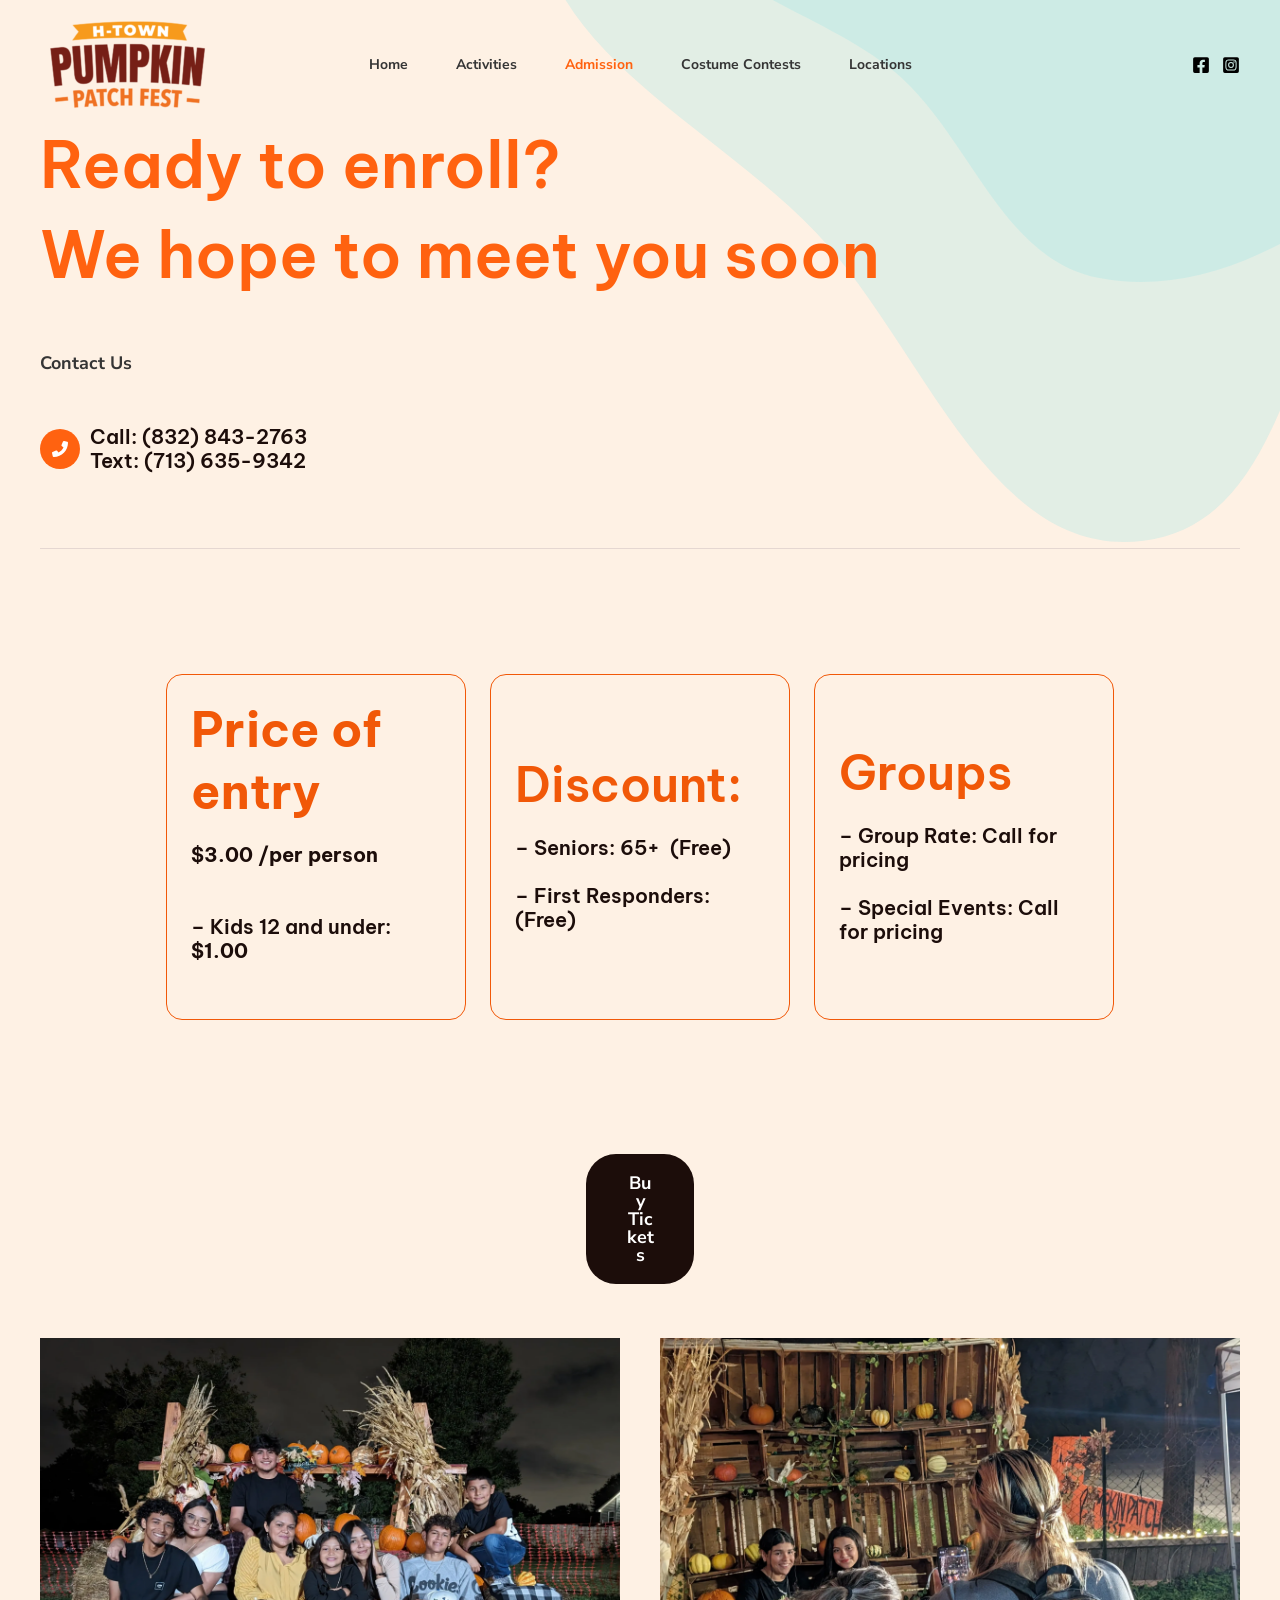
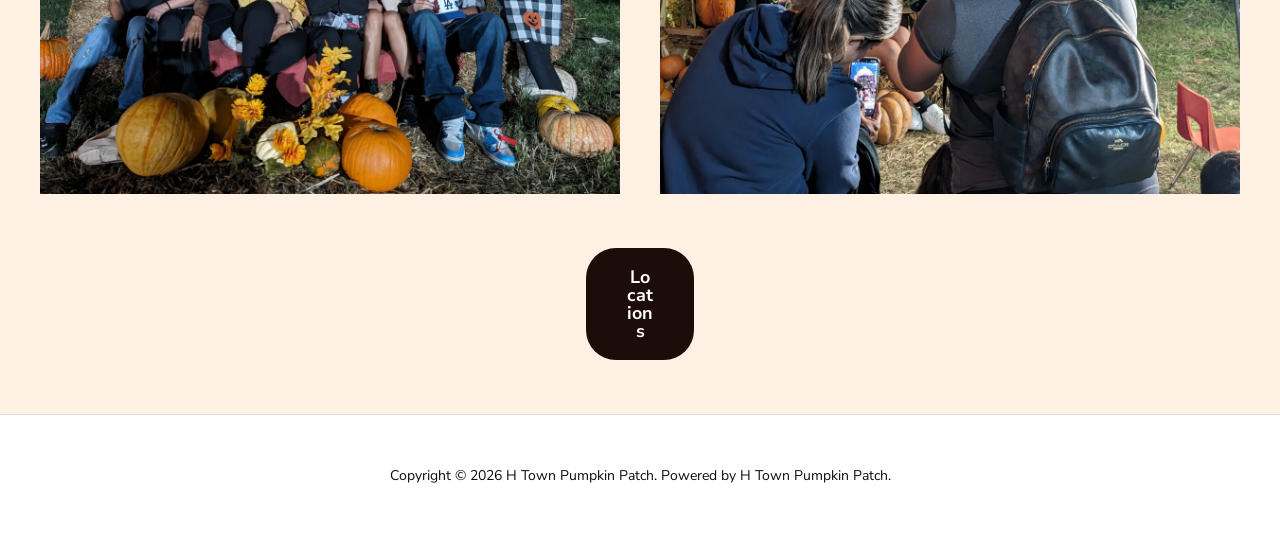
<file: admission.html>
<!DOCTYPE html>
<html lang="es">
<head>
<meta charset="UTF-8">
<meta name="viewport" content="width=device-width, initial-scale=1">
	<title>Admission &#8211; H Town Pumpkin Patch</title>
<meta name='robots' content='max-image-preview:large' />
<link rel='dns-prefetch' href='https://fonts.googleapis.com/' />
<link href='https://fonts.googleapis.com' rel='preconnect' />
<link href='https://fonts.gstatic.com' crossorigin='anonymous' rel='preconnect' />
<style id="wp-img-auto-sizes-contain-inline-css">
img:is([sizes=auto i],[sizes^="auto," i]){contain-intrinsic-size:3000px 1500px}
/*# sourceURL=wp-img-auto-sizes-contain-inline-css */
</style>
<link rel='stylesheet' id='astra-theme-css-css' href='wp-content/themes/astra/assets/css/minified/main.min.css' media='all' />
<style id="astra-theme-css-inline-css">
:root{--ast-post-nav-space:0;--ast-container-default-xlg-padding:6.67em;--ast-container-default-lg-padding:5.67em;--ast-container-default-slg-padding:4.34em;--ast-container-default-md-padding:3.34em;--ast-container-default-sm-padding:6.67em;--ast-container-default-xs-padding:2.4em;--ast-container-default-xxs-padding:1.4em;--ast-code-block-background:#EEEEEE;--ast-comment-inputs-background:#FAFAFA;--ast-normal-container-width:1200px;--ast-narrow-container-width:750px;--ast-blog-title-font-weight:normal;--ast-blog-meta-weight:inherit;--ast-global-color-primary:var(--ast-global-color-5);--ast-global-color-secondary:var(--ast-global-color-4);--ast-global-color-alternate-background:var(--ast-global-color-7);--ast-global-color-subtle-background:var(--ast-global-color-6);--ast-bg-style-guide:var( --ast-global-color-secondary,var(--ast-global-color-5) );--ast-shadow-style-guide:0px 0px 4px 0 #00000057;--ast-global-dark-bg-style:#fff;--ast-global-dark-lfs:#fbfbfb;--ast-widget-bg-color:#fafafa;--ast-wc-container-head-bg-color:#fbfbfb;--ast-title-layout-bg:#eeeeee;--ast-search-border-color:#e7e7e7;--ast-lifter-hover-bg:#e6e6e6;--ast-gallery-block-color:#000;--srfm-color-input-label:var(--ast-global-color-2);}html{font-size:112.5%;}a,.page-title{color:var(--ast-global-color-0);}a:hover,a:focus{color:var(--ast-global-color-2);}body,button,input,select,textarea,.ast-button,.ast-custom-button{font-family:'Nunito Sans',sans-serif;font-weight:400;font-size:18px;font-size:1rem;line-height:var(--ast-body-line-height,1.65em);}blockquote{color:var(--ast-global-color-3);}p,.entry-content p{margin-bottom:1em;}h1,h2,h3,h4,h5,h6,.entry-content :where(h1,h2,h3,h4,h5,h6),.site-title,.site-title a{font-family:'Be Vietnam Pro',sans-serif;font-weight:600;line-height:1.2em;}.site-title{font-size:35px;font-size:1.9444444444444rem;display:none;}header .custom-logo-link img{max-width:175px;width:175px;}.astra-logo-svg{width:175px;}.site-header .site-description{font-size:15px;font-size:0.83333333333333rem;display:none;}.entry-title{font-size:30px;font-size:1.6666666666667rem;}.archive .ast-article-post .ast-article-inner,.blog .ast-article-post .ast-article-inner,.archive .ast-article-post .ast-article-inner:hover,.blog .ast-article-post .ast-article-inner:hover{overflow:hidden;}h1,.entry-content :where(h1){font-size:64px;font-size:3.5555555555556rem;font-weight:600;font-family:'Be Vietnam Pro',sans-serif;line-height:1.4em;}h2,.entry-content :where(h2){font-size:48px;font-size:2.6666666666667rem;font-weight:600;font-family:'Be Vietnam Pro',sans-serif;line-height:1.3em;}h3,.entry-content :where(h3){font-size:32px;font-size:1.7777777777778rem;font-weight:600;font-family:'Be Vietnam Pro',sans-serif;line-height:1.3em;}h4,.entry-content :where(h4){font-size:24px;font-size:1.3333333333333rem;line-height:1.2em;font-weight:600;font-family:'Be Vietnam Pro',sans-serif;}h5,.entry-content :where(h5){font-size:20px;font-size:1.1111111111111rem;line-height:1.2em;font-weight:600;font-family:'Be Vietnam Pro',sans-serif;}h6,.entry-content :where(h6){font-size:14px;font-size:0.77777777777778rem;line-height:1.25em;font-weight:600;font-family:'Be Vietnam Pro',sans-serif;}::selection{background-color:var(--ast-global-color-0);color:#000000;}body,h1,h2,h3,h4,h5,h6,.entry-title a,.entry-content :where(h1,h2,h3,h4,h5,h6){color:var(--ast-global-color-3);}.tagcloud a:hover,.tagcloud a:focus,.tagcloud a.current-item{color:#000000;border-color:var(--ast-global-color-0);background-color:var(--ast-global-color-0);}input:focus,input[type="text"]:focus,input[type="email"]:focus,input[type="url"]:focus,input[type="password"]:focus,input[type="reset"]:focus,input[type="search"]:focus,textarea:focus{border-color:var(--ast-global-color-0);}input[type="radio"]:checked,input[type=reset],input[type="checkbox"]:checked,input[type="checkbox"]:hover:checked,input[type="checkbox"]:focus:checked,input[type=range]::-webkit-slider-thumb{border-color:var(--ast-global-color-0);background-color:var(--ast-global-color-0);box-shadow:none;}.site-footer a:hover + .post-count,.site-footer a:focus + .post-count{background:var(--ast-global-color-0);border-color:var(--ast-global-color-0);}.single .nav-links .nav-previous,.single .nav-links .nav-next{color:var(--ast-global-color-0);}.entry-meta,.entry-meta *{line-height:1.45;color:var(--ast-global-color-0);}.entry-meta a:not(.ast-button):hover,.entry-meta a:not(.ast-button):hover *,.entry-meta a:not(.ast-button):focus,.entry-meta a:not(.ast-button):focus *,.page-links > .page-link,.page-links .page-link:hover,.post-navigation a:hover{color:var(--ast-global-color-2);}#cat option,.secondary .calendar_wrap thead a,.secondary .calendar_wrap thead a:visited{color:var(--ast-global-color-0);}.secondary .calendar_wrap #today,.ast-progress-val span{background:var(--ast-global-color-0);}.secondary a:hover + .post-count,.secondary a:focus + .post-count{background:var(--ast-global-color-0);border-color:var(--ast-global-color-0);}.calendar_wrap #today > a{color:#000000;}.page-links .page-link,.single .post-navigation a{color:var(--ast-global-color-0);}.ast-search-menu-icon .search-form button.search-submit{padding:0 4px;}.ast-search-menu-icon form.search-form{padding-right:0;}.ast-header-search .ast-search-menu-icon.ast-dropdown-active .search-form,.ast-header-search .ast-search-menu-icon.ast-dropdown-active .search-field:focus{transition:all 0.2s;}.search-form input.search-field:focus{outline:none;}.ast-mobile-header-content .ast-builder-layout-element:not(.ast-builder-menu):not(.ast-header-divider-element),.ast-mobile-popup-content .ast-builder-layout-element:not(.ast-builder-menu):not(.ast-header-divider-element){padding:15px 20px;}.ast-archive-title{color:var(--ast-global-color-2);}.wp-block-latest-posts > li > a{color:var(--ast-global-color-2);}.widget-title,.widget .wp-block-heading{font-size:25px;font-size:1.3888888888889rem;color:var(--ast-global-color-2);}.ast-single-post .entry-content a,.ast-comment-content a:not(.ast-comment-edit-reply-wrap a){text-decoration:underline;}.ast-single-post .wp-block-button .wp-block-button__link,.ast-single-post .entry-content .uagb-tab a,.ast-single-post .entry-content .uagb-ifb-cta a,.ast-single-post .entry-content .wp-block-uagb-buttons a,.ast-single-post .entry-content .uabb-module-content a,.ast-single-post .entry-content .uagb-post-grid a,.ast-single-post .entry-content .uagb-timeline a,.ast-single-post .entry-content .uagb-toc__wrap a,.ast-single-post .entry-content .uagb-taxomony-box a,.entry-content .wp-block-latest-posts > li > a,.ast-single-post .entry-content .wp-block-file__button,a.ast-post-filter-single,.ast-single-post .wp-block-buttons .wp-block-button.is-style-outline .wp-block-button__link,.ast-single-post .ast-comment-content .comment-reply-link,.ast-single-post .ast-comment-content .comment-edit-link{text-decoration:none;}.ast-search-menu-icon.slide-search a:focus-visible:focus-visible,.astra-search-icon:focus-visible,#close:focus-visible,a:focus-visible,.ast-menu-toggle:focus-visible,.site .skip-link:focus-visible,.wp-block-loginout input:focus-visible,.wp-block-search.wp-block-search__button-inside .wp-block-search__inside-wrapper,.ast-header-navigation-arrow:focus-visible,.ast-orders-table__row .ast-orders-table__cell:focus-visible,a#ast-apply-coupon:focus-visible,#ast-apply-coupon:focus-visible,#close:focus-visible,.button.search-submit:focus-visible,#search_submit:focus,.normal-search:focus-visible,.ast-header-account-wrap:focus-visible,.astra-cart-drawer-close:focus,.ast-single-variation:focus,.ast-button:focus,.ast-builder-button-wrap:has(.ast-custom-button-link:focus),.ast-builder-button-wrap .ast-custom-button-link:focus{outline-style:dotted;outline-color:inherit;outline-width:thin;}input:focus,input[type="text"]:focus,input[type="email"]:focus,input[type="url"]:focus,input[type="password"]:focus,input[type="reset"]:focus,input[type="search"]:focus,input[type="number"]:focus,textarea:focus,.wp-block-search__input:focus,[data-section="section-header-mobile-trigger"] .ast-button-wrap .ast-mobile-menu-trigger-minimal:focus,.ast-mobile-popup-drawer.active .menu-toggle-close:focus,#ast-scroll-top:focus,#coupon_code:focus,#ast-coupon-code:focus{border-style:dotted;border-color:inherit;border-width:thin;}input{outline:none;}.ast-logo-title-inline .site-logo-img{padding-right:1em;}.site-logo-img img{ transition:all 0.2s linear;}body .ast-oembed-container *{position:absolute;top:0;width:100%;height:100%;left:0;}body .wp-block-embed-pocket-casts .ast-oembed-container *{position:unset;}.ast-single-post-featured-section + article {margin-top: 2em;}.site-content .ast-single-post-featured-section img {width: 100%;overflow: hidden;object-fit: cover;}.site > .ast-single-related-posts-container {margin-top: 0;}@media (min-width: 922px) {.ast-desktop .ast-container--narrow {max-width: var(--ast-narrow-container-width);margin: 0 auto;}}.ast-page-builder-template .hentry {margin: 0;}.ast-page-builder-template .site-content > .ast-container {max-width: 100%;padding: 0;}.ast-page-builder-template .site .site-content #primary {padding: 0;margin: 0;}.ast-page-builder-template .no-results {text-align: center;margin: 4em auto;}.ast-page-builder-template .ast-pagination {padding: 2em;}.ast-page-builder-template .entry-header.ast-no-title.ast-no-thumbnail {margin-top: 0;}.ast-page-builder-template .entry-header.ast-header-without-markup {margin-top: 0;margin-bottom: 0;}.ast-page-builder-template .entry-header.ast-no-title.ast-no-meta {margin-bottom: 0;}.ast-page-builder-template.single .post-navigation {padding-bottom: 2em;}.ast-page-builder-template.single-post .site-content > .ast-container {max-width: 100%;}.ast-page-builder-template .entry-header {margin-top: 4em;margin-left: auto;margin-right: auto;padding-left: 20px;padding-right: 20px;}.single.ast-page-builder-template .entry-header {padding-left: 20px;padding-right: 20px;}.ast-page-builder-template .ast-archive-description {margin: 4em auto 0;padding-left: 20px;padding-right: 20px;}@media (max-width:921.99px){#ast-desktop-header{display:none;}}@media (min-width:922px){#ast-mobile-header{display:none;}}.wp-block-buttons.aligncenter{justify-content:center;}@media (max-width:921px){.ast-theme-transparent-header #primary,.ast-theme-transparent-header #secondary{padding:0;}}@media (max-width:921px){.ast-plain-container.ast-no-sidebar #primary{padding:0;}}.ast-plain-container.ast-no-sidebar #primary{margin-top:0;margin-bottom:0;}.wp-block-button.is-style-outline .wp-block-button__link{border-color:var(--ast-global-color-2);}div.wp-block-button.is-style-outline > .wp-block-button__link:not(.has-text-color),div.wp-block-button.wp-block-button__link.is-style-outline:not(.has-text-color){color:var(--ast-global-color-2);}.wp-block-button.is-style-outline .wp-block-button__link:hover,.wp-block-buttons .wp-block-button.is-style-outline .wp-block-button__link:focus,.wp-block-buttons .wp-block-button.is-style-outline > .wp-block-button__link:not(.has-text-color):hover,.wp-block-buttons .wp-block-button.wp-block-button__link.is-style-outline:not(.has-text-color):hover{color:#ffffff;background-color:var(--ast-global-color-0);border-color:var(--ast-global-color-0);}.post-page-numbers.current .page-link,.ast-pagination .page-numbers.current{color:#000000;border-color:var(--ast-global-color-0);background-color:var(--ast-global-color-0);}.wp-block-buttons .wp-block-button.is-style-outline .wp-block-button__link.wp-element-button,.ast-outline-button,.wp-block-uagb-buttons-child .uagb-buttons-repeater.ast-outline-button{border-color:var(--ast-global-color-2);border-top-width:1px;border-right-width:1px;border-bottom-width:1px;border-left-width:1px;font-family:'Nunito Sans',sans-serif;font-weight:700;font-size:18px;font-size:1rem;line-height:1em;padding-top:20px;padding-right:40px;padding-bottom:20px;padding-left:40px;border-top-left-radius:30px;border-top-right-radius:30px;border-bottom-right-radius:30px;border-bottom-left-radius:30px;}.wp-block-buttons .wp-block-button.is-style-outline > .wp-block-button__link:not(.has-text-color),.wp-block-buttons .wp-block-button.wp-block-button__link.is-style-outline:not(.has-text-color),.ast-outline-button{color:var(--ast-global-color-2);}.wp-block-button.is-style-outline .wp-block-button__link:hover,.wp-block-buttons .wp-block-button.is-style-outline .wp-block-button__link:focus,.wp-block-buttons .wp-block-button.is-style-outline > .wp-block-button__link:not(.has-text-color):hover,.wp-block-buttons .wp-block-button.wp-block-button__link.is-style-outline:not(.has-text-color):hover,.ast-outline-button:hover,.ast-outline-button:focus,.wp-block-uagb-buttons-child .uagb-buttons-repeater.ast-outline-button:hover,.wp-block-uagb-buttons-child .uagb-buttons-repeater.ast-outline-button:focus{color:#ffffff;background-color:var(--ast-global-color-0);border-color:var(--ast-global-color-0);}.wp-block-button .wp-block-button__link.wp-element-button.is-style-outline:not(.has-background),.wp-block-button.is-style-outline>.wp-block-button__link.wp-element-button:not(.has-background),.ast-outline-button{background-color:transparent;}@media (max-width:921px){.wp-block-buttons .wp-block-button.is-style-outline .wp-block-button__link.wp-element-button,.ast-outline-button,.wp-block-uagb-buttons-child .uagb-buttons-repeater.ast-outline-button{font-size:16px;font-size:0.88888888888889rem;padding-top:20px;padding-right:40px;padding-bottom:20px;padding-left:40px;border-top-left-radius:30px;border-top-right-radius:30px;border-bottom-right-radius:30px;border-bottom-left-radius:30px;}}@media (max-width:544px){.wp-block-buttons .wp-block-button.is-style-outline .wp-block-button__link.wp-element-button,.ast-outline-button,.wp-block-uagb-buttons-child .uagb-buttons-repeater.ast-outline-button{font-size:14px;font-size:0.77777777777778rem;padding-top:20px;padding-right:40px;padding-bottom:20px;padding-left:40px;border-top-left-radius:30px;border-top-right-radius:30px;border-bottom-right-radius:30px;border-bottom-left-radius:30px;}}.entry-content[data-ast-blocks-layout] > figure{margin-bottom:1em;}h1.widget-title{font-weight:600;}h2.widget-title{font-weight:600;}h3.widget-title{font-weight:600;}@media (max-width:921px){.ast-left-sidebar #content > .ast-container{display:flex;flex-direction:column-reverse;width:100%;}.ast-separate-container .ast-article-post,.ast-separate-container .ast-article-single{padding:1.5em 2.14em;}.ast-author-box img.avatar{margin:20px 0 0 0;}}@media (min-width:922px){.ast-separate-container.ast-right-sidebar #primary,.ast-separate-container.ast-left-sidebar #primary{border:0;}.search-no-results.ast-separate-container #primary{margin-bottom:4em;}}.wp-block-button .wp-block-button__link{color:#ffffff;}.wp-block-button .wp-block-button__link:hover,.wp-block-button .wp-block-button__link:focus{color:#ffffff;background-color:var(--ast-global-color-0);border-color:var(--ast-global-color-0);}.wp-block-button .wp-block-button__link,.wp-block-search .wp-block-search__button,body .wp-block-file .wp-block-file__button{border-style:solid;border-top-width:0px;border-right-width:0px;border-left-width:0px;border-bottom-width:0px;border-color:var(--ast-global-color-2);background-color:var(--ast-global-color-2);color:#ffffff;font-family:'Nunito Sans',sans-serif;font-weight:700;line-height:1em;font-size:18px;font-size:1rem;border-top-left-radius:30px;border-top-right-radius:30px;border-bottom-right-radius:30px;border-bottom-left-radius:30px;padding-top:20px;padding-right:40px;padding-bottom:20px;padding-left:40px;}@media (max-width:921px){.wp-block-button .wp-block-button__link,.wp-block-search .wp-block-search__button,body .wp-block-file .wp-block-file__button{font-size:16px;font-size:0.88888888888889rem;padding-top:14px;padding-right:28px;padding-bottom:14px;padding-left:28px;border-top-left-radius:30px;border-top-right-radius:30px;border-bottom-right-radius:30px;border-bottom-left-radius:30px;}}@media (max-width:544px){.wp-block-button .wp-block-button__link,.wp-block-search .wp-block-search__button,body .wp-block-file .wp-block-file__button{font-size:14px;font-size:0.77777777777778rem;padding-top:12px;padding-right:24px;padding-bottom:12px;padding-left:24px;border-top-left-radius:30px;border-top-right-radius:30px;border-bottom-right-radius:30px;border-bottom-left-radius:30px;}}.menu-toggle,button,.ast-button,.ast-custom-button,.button,input#submit,input[type="button"],input[type="submit"],input[type="reset"],form[CLASS*="wp-block-search__"].wp-block-search .wp-block-search__inside-wrapper .wp-block-search__button,body .wp-block-file .wp-block-file__button{border-style:solid;border-top-width:0px;border-right-width:0px;border-left-width:0px;border-bottom-width:0px;color:#ffffff;border-color:var(--ast-global-color-2);background-color:var(--ast-global-color-2);padding-top:20px;padding-right:40px;padding-bottom:20px;padding-left:40px;font-family:'Nunito Sans',sans-serif;font-weight:700;font-size:18px;font-size:1rem;line-height:1em;border-top-left-radius:30px;border-top-right-radius:30px;border-bottom-right-radius:30px;border-bottom-left-radius:30px;}button:focus,.menu-toggle:hover,button:hover,.ast-button:hover,.ast-custom-button:hover .button:hover,.ast-custom-button:hover ,input[type=reset]:hover,input[type=reset]:focus,input#submit:hover,input#submit:focus,input[type="button"]:hover,input[type="button"]:focus,input[type="submit"]:hover,input[type="submit"]:focus,form[CLASS*="wp-block-search__"].wp-block-search .wp-block-search__inside-wrapper .wp-block-search__button:hover,form[CLASS*="wp-block-search__"].wp-block-search .wp-block-search__inside-wrapper .wp-block-search__button:focus,body .wp-block-file .wp-block-file__button:hover,body .wp-block-file .wp-block-file__button:focus{color:#ffffff;background-color:var(--ast-global-color-0);border-color:var(--ast-global-color-0);}@media (max-width:921px){.menu-toggle,button,.ast-button,.ast-custom-button,.button,input#submit,input[type="button"],input[type="submit"],input[type="reset"],form[CLASS*="wp-block-search__"].wp-block-search .wp-block-search__inside-wrapper .wp-block-search__button,body .wp-block-file .wp-block-file__button{padding-top:14px;padding-right:28px;padding-bottom:14px;padding-left:28px;font-size:16px;font-size:0.88888888888889rem;border-top-left-radius:30px;border-top-right-radius:30px;border-bottom-right-radius:30px;border-bottom-left-radius:30px;}}@media (max-width:544px){.menu-toggle,button,.ast-button,.ast-custom-button,.button,input#submit,input[type="button"],input[type="submit"],input[type="reset"],form[CLASS*="wp-block-search__"].wp-block-search .wp-block-search__inside-wrapper .wp-block-search__button,body .wp-block-file .wp-block-file__button{padding-top:12px;padding-right:24px;padding-bottom:12px;padding-left:24px;font-size:14px;font-size:0.77777777777778rem;border-top-left-radius:30px;border-top-right-radius:30px;border-bottom-right-radius:30px;border-bottom-left-radius:30px;}}@media (max-width:921px){.menu-toggle,button,.ast-button,.button,input#submit,input[type="button"],input[type="submit"],input[type="reset"]{font-size:16px;font-size:0.88888888888889rem;}.ast-mobile-header-stack .main-header-bar .ast-search-menu-icon{display:inline-block;}.ast-header-break-point.ast-header-custom-item-outside .ast-mobile-header-stack .main-header-bar .ast-search-icon{margin:0;}.ast-comment-avatar-wrap img{max-width:2.5em;}.ast-comment-meta{padding:0 1.8888em 1.3333em;}.ast-separate-container .ast-comment-list li.depth-1{padding:1.5em 2.14em;}.ast-separate-container .comment-respond{padding:2em 2.14em;}}@media (min-width:544px){.ast-container{max-width:100%;}}@media (max-width:544px){.ast-separate-container .ast-article-post,.ast-separate-container .ast-article-single,.ast-separate-container .comments-title,.ast-separate-container .ast-archive-description{padding:1.5em 1em;}.ast-separate-container #content .ast-container{padding-left:0.54em;padding-right:0.54em;}.ast-separate-container .ast-comment-list .bypostauthor{padding:.5em;}.ast-search-menu-icon.ast-dropdown-active .search-field{width:170px;}.menu-toggle,button,.ast-button,.button,input#submit,input[type="button"],input[type="submit"],input[type="reset"]{font-size:14px;font-size:0.77777777777778rem;}} #ast-mobile-header .ast-site-header-cart-li a{pointer-events:none;}body,.ast-separate-container{background-color:var(--ast-global-color-4);background-image:none;}@media (max-width:921px){.widget-title{font-size:22px;font-size:1.375rem;}body,button,input,select,textarea,.ast-button,.ast-custom-button{font-size:16px;font-size:0.88888888888889rem;}#secondary,#secondary button,#secondary input,#secondary select,#secondary textarea{font-size:16px;font-size:0.88888888888889rem;}.site-title{display:none;}.site-header .site-description{display:none;}h1,.entry-content :where(h1){font-size:40px;}h2,.entry-content :where(h2){font-size:32px;}h3,.entry-content :where(h3){font-size:28px;}h4,.entry-content :where(h4){font-size:22px;font-size:1.2222222222222rem;}h5,.entry-content :where(h5){font-size:18px;font-size:1rem;}h6,.entry-content :where(h6){font-size:13px;font-size:0.72222222222222rem;}}@media (max-width:544px){.widget-title{font-size:20px;font-size:1.4285714285714rem;}body,button,input,select,textarea,.ast-button,.ast-custom-button{font-size:14px;font-size:0.77777777777778rem;}#secondary,#secondary button,#secondary input,#secondary select,#secondary textarea{font-size:14px;font-size:0.77777777777778rem;}.site-title{display:none;}.site-header .site-description{display:none;}h1,.entry-content :where(h1){font-size:32px;}h2,.entry-content :where(h2){font-size:28px;}h3,.entry-content :where(h3){font-size:24px;}h4,.entry-content :where(h4){font-size:20px;font-size:1.1111111111111rem;}h5,.entry-content :where(h5){font-size:16px;font-size:0.88888888888889rem;}h6,.entry-content :where(h6){font-size:12px;font-size:0.66666666666667rem;}}@media (max-width:544px){html{font-size:112.5%;}}@media (min-width:922px){.ast-container{max-width:1240px;}}@media (min-width:922px){.site-content .ast-container{display:flex;}}@media (max-width:921px){.site-content .ast-container{flex-direction:column;}}@media (min-width:922px){.main-header-menu .sub-menu .menu-item.ast-left-align-sub-menu:hover > .sub-menu,.main-header-menu .sub-menu .menu-item.ast-left-align-sub-menu.focus > .sub-menu{margin-left:-0px;}}.ast-theme-transparent-header [CLASS*="ast-header-button-"] .ast-custom-button{color:var(--ast-global-color-2);background:var(--ast-global-color-5);}.ast-theme-transparent-header [CLASS*="ast-header-button-"] .ast-custom-button:hover{color:var(--ast-global-color-5);background:var(--ast-global-color-0);}.ast-theme-transparent-header [data-section="section-header-mobile-trigger"] .ast-button-wrap .ast-mobile-menu-trigger-minimal{background:transparent;}.site .comments-area{padding-bottom:3em;}.wp-block-file {display: flex;align-items: center;flex-wrap: wrap;justify-content: space-between;}.wp-block-pullquote {border: none;}.wp-block-pullquote blockquote::before {content: "\201D";font-family: "Helvetica",sans-serif;display: flex;transform: rotate( 180deg );font-size: 6rem;font-style: normal;line-height: 1;font-weight: bold;align-items: center;justify-content: center;}.has-text-align-right > blockquote::before {justify-content: flex-start;}.has-text-align-left > blockquote::before {justify-content: flex-end;}figure.wp-block-pullquote.is-style-solid-color blockquote {max-width: 100%;text-align: inherit;}:root {--wp--custom--ast-default-block-top-padding: 3em;--wp--custom--ast-default-block-right-padding: 3em;--wp--custom--ast-default-block-bottom-padding: 3em;--wp--custom--ast-default-block-left-padding: 3em;--wp--custom--ast-container-width: 1200px;--wp--custom--ast-content-width-size: 1200px;--wp--custom--ast-wide-width-size: calc(1200px + var(--wp--custom--ast-default-block-left-padding) + var(--wp--custom--ast-default-block-right-padding));}.ast-narrow-container {--wp--custom--ast-content-width-size: 750px;--wp--custom--ast-wide-width-size: 750px;}@media(max-width: 921px) {:root {--wp--custom--ast-default-block-top-padding: 3em;--wp--custom--ast-default-block-right-padding: 2em;--wp--custom--ast-default-block-bottom-padding: 3em;--wp--custom--ast-default-block-left-padding: 2em;}}@media(max-width: 544px) {:root {--wp--custom--ast-default-block-top-padding: 3em;--wp--custom--ast-default-block-right-padding: 1.5em;--wp--custom--ast-default-block-bottom-padding: 3em;--wp--custom--ast-default-block-left-padding: 1.5em;}}.entry-content > .wp-block-group,.entry-content > .wp-block-cover,.entry-content > .wp-block-columns {padding-top: var(--wp--custom--ast-default-block-top-padding);padding-right: var(--wp--custom--ast-default-block-right-padding);padding-bottom: var(--wp--custom--ast-default-block-bottom-padding);padding-left: var(--wp--custom--ast-default-block-left-padding);}.ast-plain-container.ast-no-sidebar .entry-content > .alignfull,.ast-page-builder-template .ast-no-sidebar .entry-content > .alignfull {margin-left: calc( -50vw + 50%);margin-right: calc( -50vw + 50%);max-width: 100vw;width: 100vw;}.ast-plain-container.ast-no-sidebar .entry-content .alignfull .alignfull,.ast-page-builder-template.ast-no-sidebar .entry-content .alignfull .alignfull,.ast-plain-container.ast-no-sidebar .entry-content .alignfull .alignwide,.ast-page-builder-template.ast-no-sidebar .entry-content .alignfull .alignwide,.ast-plain-container.ast-no-sidebar .entry-content .alignwide .alignfull,.ast-page-builder-template.ast-no-sidebar .entry-content .alignwide .alignfull,.ast-plain-container.ast-no-sidebar .entry-content .alignwide .alignwide,.ast-page-builder-template.ast-no-sidebar .entry-content .alignwide .alignwide,.ast-plain-container.ast-no-sidebar .entry-content .wp-block-column .alignfull,.ast-page-builder-template.ast-no-sidebar .entry-content .wp-block-column .alignfull,.ast-plain-container.ast-no-sidebar .entry-content .wp-block-column .alignwide,.ast-page-builder-template.ast-no-sidebar .entry-content .wp-block-column .alignwide {margin-left: auto;margin-right: auto;width: 100%;}[data-ast-blocks-layout] .wp-block-separator:not(.is-style-dots) {height: 0;}[data-ast-blocks-layout] .wp-block-separator {margin: 20px auto;}[data-ast-blocks-layout] .wp-block-separator:not(.is-style-wide):not(.is-style-dots) {max-width: 100px;}[data-ast-blocks-layout] .wp-block-separator.has-background {padding: 0;}.entry-content[data-ast-blocks-layout] > * {max-width: var(--wp--custom--ast-content-width-size);margin-left: auto;margin-right: auto;}.entry-content[data-ast-blocks-layout] > .alignwide {max-width: var(--wp--custom--ast-wide-width-size);}.entry-content[data-ast-blocks-layout] .alignfull {max-width: none;}.entry-content .wp-block-columns {margin-bottom: 0;}blockquote {margin: 1.5em;border-color: rgba(0,0,0,0.05);}.wp-block-quote:not(.has-text-align-right):not(.has-text-align-center) {border-left: 5px solid rgba(0,0,0,0.05);}.has-text-align-right > blockquote,blockquote.has-text-align-right {border-right: 5px solid rgba(0,0,0,0.05);}.has-text-align-left > blockquote,blockquote.has-text-align-left {border-left: 5px solid rgba(0,0,0,0.05);}.wp-block-site-tagline,.wp-block-latest-posts .read-more {margin-top: 15px;}.wp-block-loginout p label {display: block;}.wp-block-loginout p:not(.login-remember):not(.login-submit) input {width: 100%;}.wp-block-loginout input:focus {border-color: transparent;}.wp-block-loginout input:focus {outline: thin dotted;}.entry-content .wp-block-media-text .wp-block-media-text__content {padding: 0 0 0 8%;}.entry-content .wp-block-media-text.has-media-on-the-right .wp-block-media-text__content {padding: 0 8% 0 0;}.entry-content .wp-block-media-text.has-background .wp-block-media-text__content {padding: 8%;}.entry-content .wp-block-cover:not([class*="background-color"]):not(.has-text-color.has-link-color) .wp-block-cover__inner-container,.entry-content .wp-block-cover:not([class*="background-color"]) .wp-block-cover-image-text,.entry-content .wp-block-cover:not([class*="background-color"]) .wp-block-cover-text,.entry-content .wp-block-cover-image:not([class*="background-color"]) .wp-block-cover__inner-container,.entry-content .wp-block-cover-image:not([class*="background-color"]) .wp-block-cover-image-text,.entry-content .wp-block-cover-image:not([class*="background-color"]) .wp-block-cover-text {color: var(--ast-global-color-primary,var(--ast-global-color-5));}.wp-block-loginout .login-remember input {width: 1.1rem;height: 1.1rem;margin: 0 5px 4px 0;vertical-align: middle;}.wp-block-latest-posts > li > *:first-child,.wp-block-latest-posts:not(.is-grid) > li:first-child {margin-top: 0;}.entry-content > .wp-block-buttons,.entry-content > .wp-block-uagb-buttons {margin-bottom: 1.5em;}.wp-block-search__inside-wrapper .wp-block-search__input {padding: 0 10px;color: var(--ast-global-color-3);background: var(--ast-global-color-primary,var(--ast-global-color-5));border-color: var(--ast-border-color);}.wp-block-latest-posts .read-more {margin-bottom: 1.5em;}.wp-block-search__no-button .wp-block-search__inside-wrapper .wp-block-search__input {padding-top: 5px;padding-bottom: 5px;}.wp-block-latest-posts .wp-block-latest-posts__post-date,.wp-block-latest-posts .wp-block-latest-posts__post-author {font-size: 1rem;}.wp-block-latest-posts > li > *,.wp-block-latest-posts:not(.is-grid) > li {margin-top: 12px;margin-bottom: 12px;}.ast-page-builder-template .entry-content[data-ast-blocks-layout] > .alignwide:where(:not(.uagb-is-root-container):not(.spectra-is-root-container)) > * {max-width: var(--wp--custom--ast-wide-width-size);}.ast-page-builder-template .entry-content[data-ast-blocks-layout] > .inherit-container-width > *,.ast-page-builder-template .entry-content[data-ast-blocks-layout] > *:not(.wp-block-group):where(:not(.uagb-is-root-container):not(.spectra-is-root-container)) > *,.entry-content[data-ast-blocks-layout] > .wp-block-cover .wp-block-cover__inner-container {max-width: var(--wp--custom--ast-content-width-size) ;margin-left: auto;margin-right: auto;}.ast-page-builder-template .entry-content[data-ast-blocks-layout] > *,.ast-page-builder-template .entry-content[data-ast-blocks-layout] > .alignfull:where(:not(.wp-block-group):not(.uagb-is-root-container):not(.spectra-is-root-container)) > * {max-width: none;}.entry-content[data-ast-blocks-layout] .wp-block-cover:not(.alignleft):not(.alignright) {width: auto;}@media(max-width: 1200px) {.ast-separate-container .entry-content > .alignfull,.ast-separate-container .entry-content[data-ast-blocks-layout] > .alignwide,.ast-plain-container .entry-content[data-ast-blocks-layout] > .alignwide,.ast-plain-container .entry-content .alignfull {margin-left: calc(-1 * min(var(--ast-container-default-xlg-padding),20px)) ;margin-right: calc(-1 * min(var(--ast-container-default-xlg-padding),20px));}}@media(min-width: 1201px) {.ast-separate-container .entry-content > .alignfull {margin-left: calc(-1 * var(--ast-container-default-xlg-padding) );margin-right: calc(-1 * var(--ast-container-default-xlg-padding) );}.ast-separate-container .entry-content[data-ast-blocks-layout] > .alignwide,.ast-plain-container .entry-content[data-ast-blocks-layout] > .alignwide {margin-left: calc(-1 * var(--wp--custom--ast-default-block-left-padding) );margin-right: calc(-1 * var(--wp--custom--ast-default-block-right-padding) );}}@media(min-width: 921px) {.ast-separate-container .entry-content .wp-block-group.alignwide:not(.inherit-container-width) > :where(:not(.alignleft):not(.alignright)),.ast-plain-container .entry-content .wp-block-group.alignwide:not(.inherit-container-width) > :where(:not(.alignleft):not(.alignright)) {max-width: calc( var(--wp--custom--ast-content-width-size) + 80px );}.ast-plain-container.ast-right-sidebar .entry-content[data-ast-blocks-layout] .alignfull,.ast-plain-container.ast-left-sidebar .entry-content[data-ast-blocks-layout] .alignfull {margin-left: -60px;margin-right: -60px;}}@media(min-width: 544px) {.entry-content > .alignleft {margin-right: 20px;}.entry-content > .alignright {margin-left: 20px;}}@media (max-width:544px){.wp-block-columns .wp-block-column:not(:last-child){margin-bottom:20px;}.wp-block-latest-posts{margin:0;}}@media( max-width: 600px ) {.entry-content .wp-block-media-text .wp-block-media-text__content,.entry-content .wp-block-media-text.has-media-on-the-right .wp-block-media-text__content {padding: 8% 0 0;}.entry-content .wp-block-media-text.has-background .wp-block-media-text__content {padding: 8%;}}.ast-page-builder-template .entry-header {padding-left: 0;}.ast-narrow-container .site-content .wp-block-uagb-image--align-full .wp-block-uagb-image__figure {max-width: 100%;margin-left: auto;margin-right: auto;}:root .has-ast-global-color-0-color{color:var(--ast-global-color-0);}:root .has-ast-global-color-0-background-color{background-color:var(--ast-global-color-0);}:root .wp-block-button .has-ast-global-color-0-color{color:var(--ast-global-color-0);}:root .wp-block-button .has-ast-global-color-0-background-color{background-color:var(--ast-global-color-0);}:root .has-ast-global-color-1-color{color:var(--ast-global-color-1);}:root .has-ast-global-color-1-background-color{background-color:var(--ast-global-color-1);}:root .wp-block-button .has-ast-global-color-1-color{color:var(--ast-global-color-1);}:root .wp-block-button .has-ast-global-color-1-background-color{background-color:var(--ast-global-color-1);}:root .has-ast-global-color-2-color{color:var(--ast-global-color-2);}:root .has-ast-global-color-2-background-color{background-color:var(--ast-global-color-2);}:root .wp-block-button .has-ast-global-color-2-color{color:var(--ast-global-color-2);}:root .wp-block-button .has-ast-global-color-2-background-color{background-color:var(--ast-global-color-2);}:root .has-ast-global-color-3-color{color:var(--ast-global-color-3);}:root .has-ast-global-color-3-background-color{background-color:var(--ast-global-color-3);}:root .wp-block-button .has-ast-global-color-3-color{color:var(--ast-global-color-3);}:root .wp-block-button .has-ast-global-color-3-background-color{background-color:var(--ast-global-color-3);}:root .has-ast-global-color-4-color{color:var(--ast-global-color-4);}:root .has-ast-global-color-4-background-color{background-color:var(--ast-global-color-4);}:root .wp-block-button .has-ast-global-color-4-color{color:var(--ast-global-color-4);}:root .wp-block-button .has-ast-global-color-4-background-color{background-color:var(--ast-global-color-4);}:root .has-ast-global-color-5-color{color:var(--ast-global-color-5);}:root .has-ast-global-color-5-background-color{background-color:var(--ast-global-color-5);}:root .wp-block-button .has-ast-global-color-5-color{color:var(--ast-global-color-5);}:root .wp-block-button .has-ast-global-color-5-background-color{background-color:var(--ast-global-color-5);}:root .has-ast-global-color-6-color{color:var(--ast-global-color-6);}:root .has-ast-global-color-6-background-color{background-color:var(--ast-global-color-6);}:root .wp-block-button .has-ast-global-color-6-color{color:var(--ast-global-color-6);}:root .wp-block-button .has-ast-global-color-6-background-color{background-color:var(--ast-global-color-6);}:root .has-ast-global-color-7-color{color:var(--ast-global-color-7);}:root .has-ast-global-color-7-background-color{background-color:var(--ast-global-color-7);}:root .wp-block-button .has-ast-global-color-7-color{color:var(--ast-global-color-7);}:root .wp-block-button .has-ast-global-color-7-background-color{background-color:var(--ast-global-color-7);}:root .has-ast-global-color-8-color{color:var(--ast-global-color-8);}:root .has-ast-global-color-8-background-color{background-color:var(--ast-global-color-8);}:root .wp-block-button .has-ast-global-color-8-color{color:var(--ast-global-color-8);}:root .wp-block-button .has-ast-global-color-8-background-color{background-color:var(--ast-global-color-8);}:root{--ast-global-color-0:#FF6210;--ast-global-color-1:#F15808;--ast-global-color-2:#1C0D0A;--ast-global-color-3:#353535;--ast-global-color-4:#FEF1E4;--ast-global-color-5:#FFFFFF;--ast-global-color-6:#E5D7D1;--ast-global-color-7:#140B06;--ast-global-color-8:#222222;}:root {--ast-border-color : #dddddd;}.ast-single-entry-banner {-js-display: flex;display: flex;flex-direction: column;justify-content: center;text-align: center;position: relative;background: var(--ast-title-layout-bg);}.ast-single-entry-banner[data-banner-layout="layout-1"] {max-width: 1200px;background: inherit;padding: 20px 0;}.ast-single-entry-banner[data-banner-width-type="custom"] {margin: 0 auto;width: 100%;}.ast-single-entry-banner + .site-content .entry-header {margin-bottom: 0;}.site .ast-author-avatar {--ast-author-avatar-size: ;}a.ast-underline-text {text-decoration: underline;}.ast-container > .ast-terms-link {position: relative;display: block;}a.ast-button.ast-badge-tax {padding: 4px 8px;border-radius: 3px;font-size: inherit;}header.entry-header{text-align:left;}header.entry-header .entry-title{font-size:30px;font-size:1.6666666666667rem;}header.entry-header > *:not(:last-child){margin-bottom:10px;}@media (max-width:921px){header.entry-header{text-align:left;}}@media (max-width:544px){header.entry-header{text-align:left;}}.ast-archive-entry-banner {-js-display: flex;display: flex;flex-direction: column;justify-content: center;text-align: center;position: relative;background: var(--ast-title-layout-bg);}.ast-archive-entry-banner[data-banner-width-type="custom"] {margin: 0 auto;width: 100%;}.ast-archive-entry-banner[data-banner-layout="layout-1"] {background: inherit;padding: 20px 0;text-align: left;}body.archive .ast-archive-description{max-width:1200px;width:100%;text-align:left;padding-top:3em;padding-right:3em;padding-bottom:3em;padding-left:3em;}body.archive .ast-archive-description .ast-archive-title,body.archive .ast-archive-description .ast-archive-title *{font-size:40px;font-size:2.2222222222222rem;}body.archive .ast-archive-description > *:not(:last-child){margin-bottom:10px;}@media (max-width:921px){body.archive .ast-archive-description{text-align:left;}}@media (max-width:544px){body.archive .ast-archive-description{text-align:left;}}.ast-theme-transparent-header #masthead .site-logo-img .transparent-custom-logo .astra-logo-svg{width:150px;}.ast-theme-transparent-header #masthead .site-logo-img .transparent-custom-logo img{ max-width:150px; width:150px;}@media (max-width:921px){.ast-theme-transparent-header #masthead .site-logo-img .transparent-custom-logo .astra-logo-svg{width:120px;}.ast-theme-transparent-header #masthead .site-logo-img .transparent-custom-logo img{ max-width:120px; width:120px;}}@media (max-width:543px){.ast-theme-transparent-header #masthead .site-logo-img .transparent-custom-logo .astra-logo-svg{width:100px;}.ast-theme-transparent-header #masthead .site-logo-img .transparent-custom-logo img{ max-width:100px; width:100px;}}@media (min-width:922px){.ast-theme-transparent-header #masthead{position:absolute;left:0;right:0;}.ast-theme-transparent-header .main-header-bar,.ast-theme-transparent-header.ast-header-break-point .main-header-bar{background:none;}body.elementor-editor-active.ast-theme-transparent-header #masthead,.fl-builder-edit .ast-theme-transparent-header #masthead,body.vc_editor.ast-theme-transparent-header #masthead,body.brz-ed.ast-theme-transparent-header #masthead{z-index:0;}.ast-header-break-point.ast-replace-site-logo-transparent.ast-theme-transparent-header .custom-mobile-logo-link{display:none;}.ast-header-break-point.ast-replace-site-logo-transparent.ast-theme-transparent-header .transparent-custom-logo{display:inline-block;}.ast-theme-transparent-header .ast-above-header,.ast-theme-transparent-header .ast-above-header.ast-above-header-bar{background-image:none;background-color:transparent;}.ast-theme-transparent-header .ast-below-header,.ast-theme-transparent-header .ast-below-header.ast-below-header-bar{background-image:none;background-color:transparent;}}.ast-theme-transparent-header .ast-builder-menu .main-header-menu,.ast-theme-transparent-header .ast-builder-menu .main-header-menu .menu-link,.ast-theme-transparent-header [CLASS*="ast-builder-menu-"] .main-header-menu .menu-item > .menu-link,.ast-theme-transparent-header .ast-masthead-custom-menu-items,.ast-theme-transparent-header .ast-masthead-custom-menu-items a,.ast-theme-transparent-header .ast-builder-menu .main-header-menu .menu-item > .ast-menu-toggle,.ast-theme-transparent-header .ast-builder-menu .main-header-menu .menu-item > .ast-menu-toggle,.ast-theme-transparent-header .ast-above-header-navigation a,.ast-header-break-point.ast-theme-transparent-header .ast-above-header-navigation a,.ast-header-break-point.ast-theme-transparent-header .ast-above-header-navigation > ul.ast-above-header-menu > .menu-item-has-children:not(.current-menu-item) > .ast-menu-toggle,.ast-theme-transparent-header .ast-below-header-menu,.ast-theme-transparent-header .ast-below-header-menu a,.ast-header-break-point.ast-theme-transparent-header .ast-below-header-menu a,.ast-header-break-point.ast-theme-transparent-header .ast-below-header-menu,.ast-theme-transparent-header .main-header-menu .menu-link{color:var(--ast-global-color-3);}.ast-theme-transparent-header .ast-builder-menu .main-header-menu .menu-item:hover > .menu-link,.ast-theme-transparent-header .ast-builder-menu .main-header-menu .menu-item:hover > .ast-menu-toggle,.ast-theme-transparent-header .ast-builder-menu .main-header-menu .ast-masthead-custom-menu-items a:hover,.ast-theme-transparent-header .ast-builder-menu .main-header-menu .focus > .menu-link,.ast-theme-transparent-header .ast-builder-menu .main-header-menu .focus > .ast-menu-toggle,.ast-theme-transparent-header .ast-builder-menu .main-header-menu .current-menu-item > .menu-link,.ast-theme-transparent-header .ast-builder-menu .main-header-menu .current-menu-ancestor > .menu-link,.ast-theme-transparent-header .ast-builder-menu .main-header-menu .current-menu-item > .ast-menu-toggle,.ast-theme-transparent-header .ast-builder-menu .main-header-menu .current-menu-ancestor > .ast-menu-toggle,.ast-theme-transparent-header [CLASS*="ast-builder-menu-"] .main-header-menu .current-menu-item > .menu-link,.ast-theme-transparent-header [CLASS*="ast-builder-menu-"] .main-header-menu .current-menu-ancestor > .menu-link,.ast-theme-transparent-header [CLASS*="ast-builder-menu-"] .main-header-menu .current-menu-item > .ast-menu-toggle,.ast-theme-transparent-header [CLASS*="ast-builder-menu-"] .main-header-menu .current-menu-ancestor > .ast-menu-toggle,.ast-theme-transparent-header .main-header-menu .menu-item:hover > .menu-link,.ast-theme-transparent-header .main-header-menu .current-menu-item > .menu-link,.ast-theme-transparent-header .main-header-menu .current-menu-ancestor > .menu-link{color:var(--ast-global-color-0);}.ast-theme-transparent-header .ast-builder-menu .main-header-menu .menu-item .sub-menu .menu-link,.ast-theme-transparent-header .main-header-menu .menu-item .sub-menu .menu-link{background-color:transparent;}@media (max-width:921px){.ast-theme-transparent-header #masthead{position:absolute;left:0;right:0;}.ast-theme-transparent-header .main-header-bar,.ast-theme-transparent-header.ast-header-break-point .main-header-bar{background:none;}body.elementor-editor-active.ast-theme-transparent-header #masthead,.fl-builder-edit .ast-theme-transparent-header #masthead,body.vc_editor.ast-theme-transparent-header #masthead,body.brz-ed.ast-theme-transparent-header #masthead{z-index:0;}.ast-header-break-point.ast-replace-site-logo-transparent.ast-theme-transparent-header .custom-mobile-logo-link{display:none;}.ast-header-break-point.ast-replace-site-logo-transparent.ast-theme-transparent-header .transparent-custom-logo{display:inline-block;}.ast-theme-transparent-header .ast-above-header,.ast-theme-transparent-header .ast-above-header.ast-above-header-bar{background-image:none;background-color:transparent;}.ast-theme-transparent-header .ast-below-header,.ast-theme-transparent-header .ast-below-header.ast-below-header-bar{background-image:none;background-color:transparent;}}.ast-theme-transparent-header #ast-desktop-header > .ast-main-header-wrap > .main-header-bar,.ast-theme-transparent-header.ast-header-break-point #ast-mobile-header > .ast-main-header-wrap > .main-header-bar{border-bottom-width:0px;border-bottom-style:solid;}.ast-breadcrumbs .trail-browse,.ast-breadcrumbs .trail-items,.ast-breadcrumbs .trail-items li{display:inline-block;margin:0;padding:0;border:none;background:inherit;text-indent:0;text-decoration:none;}.ast-breadcrumbs .trail-browse{font-size:inherit;font-style:inherit;font-weight:inherit;color:inherit;}.ast-breadcrumbs .trail-items{list-style:none;}.trail-items li::after{padding:0 0.3em;content:"\00bb";}.trail-items li:last-of-type::after{display:none;}h1,h2,h3,h4,h5,h6,.entry-content :where(h1,h2,h3,h4,h5,h6){color:var(--ast-global-color-2);}.entry-title a{color:var(--ast-global-color-2);}@media (max-width:921px){.ast-builder-grid-row-container.ast-builder-grid-row-tablet-3-firstrow .ast-builder-grid-row > *:first-child,.ast-builder-grid-row-container.ast-builder-grid-row-tablet-3-lastrow .ast-builder-grid-row > *:last-child{grid-column:1 / -1;}}@media (max-width:544px){.ast-builder-grid-row-container.ast-builder-grid-row-mobile-3-firstrow .ast-builder-grid-row > *:first-child,.ast-builder-grid-row-container.ast-builder-grid-row-mobile-3-lastrow .ast-builder-grid-row > *:last-child{grid-column:1 / -1;}}.ast-builder-layout-element[data-section="title_tagline"]{display:flex;}@media (max-width:921.99px){.ast-header-break-point .ast-builder-layout-element[data-section="title_tagline"]{display:flex;}}@media (max-width:544px){.ast-header-break-point .ast-builder-layout-element[data-section="title_tagline"]{display:flex;}}.ast-builder-menu-1{font-family:inherit;font-weight:700;}.ast-builder-menu-1 .menu-item > .menu-link{font-size:14px;font-size:0.77777777777778rem;padding-left:24px;padding-right:24px;}.ast-builder-menu-1 .sub-menu,.ast-builder-menu-1 .inline-on-mobile .sub-menu{border-top-width:2px;border-bottom-width:0px;border-right-width:0px;border-left-width:0px;border-color:var(--ast-global-color-0);border-style:solid;}.ast-builder-menu-1 .sub-menu .sub-menu{top:-2px;}.ast-builder-menu-1 .main-header-menu > .menu-item > .sub-menu,.ast-builder-menu-1 .main-header-menu > .menu-item > .astra-full-megamenu-wrapper{margin-top:0px;}.ast-desktop .ast-builder-menu-1 .main-header-menu > .menu-item > .sub-menu:before,.ast-desktop .ast-builder-menu-1 .main-header-menu > .menu-item > .astra-full-megamenu-wrapper:before{height:calc( 0px + 2px + 5px );}.ast-builder-menu-1 .menu-item.menu-item-has-children > .ast-menu-toggle{right:calc( 24px - 0.907em );}.ast-desktop .ast-builder-menu-1 .menu-item .sub-menu .menu-link{border-style:none;}@media (max-width:921px){.ast-header-break-point .ast-builder-menu-1 .menu-item.menu-item-has-children > .ast-menu-toggle{top:0;}.ast-builder-menu-1 .inline-on-mobile .menu-item.menu-item-has-children > .ast-menu-toggle{right:-15px;}.ast-builder-menu-1 .menu-item-has-children > .menu-link:after{content:unset;}.ast-builder-menu-1 .main-header-menu > .menu-item > .sub-menu,.ast-builder-menu-1 .main-header-menu > .menu-item > .astra-full-megamenu-wrapper{margin-top:0;}}@media (max-width:544px){.ast-header-break-point .ast-builder-menu-1 .menu-item.menu-item-has-children > .ast-menu-toggle{top:0;}.ast-builder-menu-1 .main-header-menu > .menu-item > .sub-menu,.ast-builder-menu-1 .main-header-menu > .menu-item > .astra-full-megamenu-wrapper{margin-top:0;}}.ast-builder-menu-1{display:flex;}@media (max-width:921.99px){.ast-header-break-point .ast-builder-menu-1{display:flex;}}@media (max-width:544px){.ast-header-break-point .ast-builder-menu-1{display:flex;}}.ast-social-stack-desktop .ast-builder-social-element,.ast-social-stack-tablet .ast-builder-social-element,.ast-social-stack-mobile .ast-builder-social-element {margin-top: 6px;margin-bottom: 6px;}.social-show-label-true .ast-builder-social-element {width: auto;padding: 0 0.4em;}[data-section^="section-fb-social-icons-"] .footer-social-inner-wrap {text-align: center;}.ast-footer-social-wrap {width: 100%;}.ast-footer-social-wrap .ast-builder-social-element:first-child {margin-left: 0;}.ast-footer-social-wrap .ast-builder-social-element:last-child {margin-right: 0;}.ast-header-social-wrap .ast-builder-social-element:first-child {margin-left: 0;}.ast-header-social-wrap .ast-builder-social-element:last-child {margin-right: 0;}.ast-builder-social-element {line-height: 1;color: var(--ast-global-color-2);background: transparent;vertical-align: middle;transition: all 0.01s;margin-left: 6px;margin-right: 6px;justify-content: center;align-items: center;}.ast-builder-social-element .social-item-label {padding-left: 6px;}.ast-header-social-1-wrap .ast-builder-social-element svg{width:18px;height:18px;}.ast-builder-layout-element[data-section="section-hb-social-icons-1"]{display:flex;}@media (max-width:921.99px){.ast-header-break-point .ast-builder-layout-element[data-section="section-hb-social-icons-1"]{display:flex;}}@media (max-width:544px){.ast-header-break-point .ast-builder-layout-element[data-section="section-hb-social-icons-1"]{display:flex;}}.site-below-footer-wrap{padding-top:20px;padding-bottom:20px;}.site-below-footer-wrap[data-section="section-below-footer-builder"]{background-image:none;min-height:30px;border-style:solid;border-width:0px;border-top-width:1px;border-top-color:var(--ast-global-color-6);}.site-below-footer-wrap[data-section="section-below-footer-builder"] .ast-builder-grid-row{max-width:1200px;min-height:30px;margin-left:auto;margin-right:auto;}.site-below-footer-wrap[data-section="section-below-footer-builder"] .ast-builder-grid-row,.site-below-footer-wrap[data-section="section-below-footer-builder"] .site-footer-section{align-items:center;}.site-below-footer-wrap[data-section="section-below-footer-builder"].ast-footer-row-inline .site-footer-section{display:flex;margin-bottom:0;}.ast-builder-grid-row-full .ast-builder-grid-row{grid-template-columns:1fr;}@media (max-width:921px){.site-below-footer-wrap[data-section="section-below-footer-builder"].ast-footer-row-tablet-inline .site-footer-section{display:flex;margin-bottom:0;}.site-below-footer-wrap[data-section="section-below-footer-builder"].ast-footer-row-tablet-stack .site-footer-section{display:block;margin-bottom:10px;}.ast-builder-grid-row-container.ast-builder-grid-row-tablet-full .ast-builder-grid-row{grid-template-columns:1fr;}}@media (max-width:544px){.site-below-footer-wrap[data-section="section-below-footer-builder"].ast-footer-row-mobile-inline .site-footer-section{display:flex;margin-bottom:0;}.site-below-footer-wrap[data-section="section-below-footer-builder"].ast-footer-row-mobile-stack .site-footer-section{display:block;margin-bottom:10px;}.ast-builder-grid-row-container.ast-builder-grid-row-mobile-full .ast-builder-grid-row{grid-template-columns:1fr;}}.site-below-footer-wrap[data-section="section-below-footer-builder"]{padding-top:45px;padding-bottom:45px;padding-left:45px;padding-right:45px;}@media (max-width:544px){.site-below-footer-wrap[data-section="section-below-footer-builder"]{padding-top:24px;padding-bottom:24px;padding-left:24px;padding-right:24px;}}.site-below-footer-wrap[data-section="section-below-footer-builder"]{display:grid;}@media (max-width:921.99px){.ast-header-break-point .site-below-footer-wrap[data-section="section-below-footer-builder"]{display:grid;}}@media (max-width:544px){.ast-header-break-point .site-below-footer-wrap[data-section="section-below-footer-builder"]{display:grid;}}.ast-footer-copyright{text-align:center;}.ast-footer-copyright.site-footer-focus-item {color:var(--ast-global-color-7);}@media (max-width:921px){.ast-footer-copyright{text-align:center;}}@media (max-width:544px){.ast-footer-copyright{text-align:center;}}.ast-footer-copyright.site-footer-focus-item {font-size:14px;font-size:0.77777777777778rem;}.ast-footer-copyright.ast-builder-layout-element{display:flex;}@media (max-width:921.99px){.ast-header-break-point .ast-footer-copyright.ast-builder-layout-element{display:flex;}}@media (max-width:544px){.ast-header-break-point .ast-footer-copyright.ast-builder-layout-element{display:flex;}}.site-footer{background-color:var(--ast-global-color-5);background-image:none;}.footer-widget-area.widget-area.site-footer-focus-item{width:auto;}.ast-footer-row-inline .footer-widget-area.widget-area.site-footer-focus-item{width:100%;}.ast-header-break-point .main-header-bar{border-bottom-width:1px;}@media (min-width:922px){.main-header-bar{border-bottom-width:1px;}}.main-header-menu .menu-item, #astra-footer-menu .menu-item, .main-header-bar .ast-masthead-custom-menu-items{-js-display:flex;display:flex;-webkit-box-pack:center;-webkit-justify-content:center;-moz-box-pack:center;-ms-flex-pack:center;justify-content:center;-webkit-box-orient:vertical;-webkit-box-direction:normal;-webkit-flex-direction:column;-moz-box-orient:vertical;-moz-box-direction:normal;-ms-flex-direction:column;flex-direction:column;}.main-header-menu > .menu-item > .menu-link, #astra-footer-menu > .menu-item > .menu-link{height:100%;-webkit-box-align:center;-webkit-align-items:center;-moz-box-align:center;-ms-flex-align:center;align-items:center;-js-display:flex;display:flex;}.ast-header-break-point .main-navigation ul .menu-item .menu-link .icon-arrow:first-of-type svg{top:.2em;margin-top:0px;margin-left:0px;width:.65em;transform:translate(0, -2px) rotateZ(270deg);}.ast-mobile-popup-content .ast-submenu-expanded > .ast-menu-toggle{transform:rotateX(180deg);overflow-y:auto;}@media (min-width:922px){.ast-builder-menu .main-navigation > ul > li:last-child a{margin-right:0;}}.ast-separate-container .ast-article-inner{background-color:transparent;background-image:none;}.ast-separate-container .ast-article-post{background-color:var(--ast-global-color-5);background-image:none;}@media (max-width:921px){.ast-separate-container .ast-article-post{background-color:var(--ast-global-color-5);background-image:none;}}@media (max-width:544px){.ast-separate-container .ast-article-post{background-color:var(--ast-global-color-5);background-image:none;}}.ast-separate-container .ast-article-single:not(.ast-related-post), .ast-separate-container .error-404, .ast-separate-container .no-results, .single.ast-separate-container  .ast-author-meta, .ast-separate-container .related-posts-title-wrapper, .ast-separate-container .comments-count-wrapper, .ast-box-layout.ast-plain-container .site-content, .ast-padded-layout.ast-plain-container .site-content, .ast-separate-container .ast-archive-description, .ast-separate-container .comments-area .comment-respond, .ast-separate-container .comments-area .ast-comment-list li, .ast-separate-container .comments-area .comments-title{background-color:var(--ast-global-color-5);background-image:none;}@media (max-width:921px){.ast-separate-container .ast-article-single:not(.ast-related-post), .ast-separate-container .error-404, .ast-separate-container .no-results, .single.ast-separate-container  .ast-author-meta, .ast-separate-container .related-posts-title-wrapper, .ast-separate-container .comments-count-wrapper, .ast-box-layout.ast-plain-container .site-content, .ast-padded-layout.ast-plain-container .site-content, .ast-separate-container .ast-archive-description{background-color:var(--ast-global-color-5);background-image:none;}}@media (max-width:544px){.ast-separate-container .ast-article-single:not(.ast-related-post), .ast-separate-container .error-404, .ast-separate-container .no-results, .single.ast-separate-container  .ast-author-meta, .ast-separate-container .related-posts-title-wrapper, .ast-separate-container .comments-count-wrapper, .ast-box-layout.ast-plain-container .site-content, .ast-padded-layout.ast-plain-container .site-content, .ast-separate-container .ast-archive-description{background-color:var(--ast-global-color-5);background-image:none;}}.ast-separate-container.ast-two-container #secondary .widget{background-color:var(--ast-global-color-5);background-image:none;}@media (max-width:921px){.ast-separate-container.ast-two-container #secondary .widget{background-color:var(--ast-global-color-5);background-image:none;}}@media (max-width:544px){.ast-separate-container.ast-two-container #secondary .widget{background-color:var(--ast-global-color-5);background-image:none;}}.ast-mobile-header-content > *,.ast-desktop-header-content > * {padding: 10px 0;height: auto;}.ast-mobile-header-content > *:first-child,.ast-desktop-header-content > *:first-child {padding-top: 10px;}.ast-mobile-header-content > .ast-builder-menu,.ast-desktop-header-content > .ast-builder-menu {padding-top: 0;}.ast-mobile-header-content > *:last-child,.ast-desktop-header-content > *:last-child {padding-bottom: 0;}.ast-mobile-header-content .ast-search-menu-icon.ast-inline-search label,.ast-desktop-header-content .ast-search-menu-icon.ast-inline-search label {width: 100%;}.ast-desktop-header-content .main-header-bar-navigation .ast-submenu-expanded > .ast-menu-toggle::before {transform: rotateX(180deg);}#ast-desktop-header .ast-desktop-header-content,.ast-mobile-header-content .ast-search-icon,.ast-desktop-header-content .ast-search-icon,.ast-mobile-header-wrap .ast-mobile-header-content,.ast-main-header-nav-open.ast-popup-nav-open .ast-mobile-header-wrap .ast-mobile-header-content,.ast-main-header-nav-open.ast-popup-nav-open .ast-desktop-header-content {display: none;}.ast-main-header-nav-open.ast-header-break-point #ast-desktop-header .ast-desktop-header-content,.ast-main-header-nav-open.ast-header-break-point .ast-mobile-header-wrap .ast-mobile-header-content {display: block;}.ast-desktop .ast-desktop-header-content .astra-menu-animation-slide-up > .menu-item > .sub-menu,.ast-desktop .ast-desktop-header-content .astra-menu-animation-slide-up > .menu-item .menu-item > .sub-menu,.ast-desktop .ast-desktop-header-content .astra-menu-animation-slide-down > .menu-item > .sub-menu,.ast-desktop .ast-desktop-header-content .astra-menu-animation-slide-down > .menu-item .menu-item > .sub-menu,.ast-desktop .ast-desktop-header-content .astra-menu-animation-fade > .menu-item > .sub-menu,.ast-desktop .ast-desktop-header-content .astra-menu-animation-fade > .menu-item .menu-item > .sub-menu {opacity: 1;visibility: visible;}.ast-hfb-header.ast-default-menu-enable.ast-header-break-point .ast-mobile-header-wrap .ast-mobile-header-content .main-header-bar-navigation {width: unset;margin: unset;}.ast-mobile-header-content.content-align-flex-end .main-header-bar-navigation .menu-item-has-children > .ast-menu-toggle,.ast-desktop-header-content.content-align-flex-end .main-header-bar-navigation .menu-item-has-children > .ast-menu-toggle {left: calc( 20px - 0.907em);right: auto;}.ast-mobile-header-content .ast-search-menu-icon,.ast-mobile-header-content .ast-search-menu-icon.slide-search,.ast-desktop-header-content .ast-search-menu-icon,.ast-desktop-header-content .ast-search-menu-icon.slide-search {width: 100%;position: relative;display: block;right: auto;transform: none;}.ast-mobile-header-content .ast-search-menu-icon.slide-search .search-form,.ast-mobile-header-content .ast-search-menu-icon .search-form,.ast-desktop-header-content .ast-search-menu-icon.slide-search .search-form,.ast-desktop-header-content .ast-search-menu-icon .search-form {right: 0;visibility: visible;opacity: 1;position: relative;top: auto;transform: none;padding: 0;display: block;overflow: hidden;}.ast-mobile-header-content .ast-search-menu-icon.ast-inline-search .search-field,.ast-mobile-header-content .ast-search-menu-icon .search-field,.ast-desktop-header-content .ast-search-menu-icon.ast-inline-search .search-field,.ast-desktop-header-content .ast-search-menu-icon .search-field {width: 100%;padding-right: 5.5em;}.ast-mobile-header-content .ast-search-menu-icon .search-submit,.ast-desktop-header-content .ast-search-menu-icon .search-submit {display: block;position: absolute;height: 100%;top: 0;right: 0;padding: 0 1em;border-radius: 0;}.ast-hfb-header.ast-default-menu-enable.ast-header-break-point .ast-mobile-header-wrap .ast-mobile-header-content .main-header-bar-navigation ul .sub-menu .menu-link {padding-left: 30px;}.ast-hfb-header.ast-default-menu-enable.ast-header-break-point .ast-mobile-header-wrap .ast-mobile-header-content .main-header-bar-navigation .sub-menu .menu-item .menu-item .menu-link {padding-left: 40px;}.ast-mobile-popup-drawer.active .ast-mobile-popup-inner{background-color:#ffffff;;}.ast-mobile-header-wrap .ast-mobile-header-content, .ast-desktop-header-content{background-color:#ffffff;;}.ast-mobile-popup-content > *, .ast-mobile-header-content > *, .ast-desktop-popup-content > *, .ast-desktop-header-content > *{padding-top:0px;padding-bottom:0px;}.content-align-flex-start .ast-builder-layout-element{justify-content:flex-start;}.content-align-flex-start .main-header-menu{text-align:left;}.ast-mobile-popup-drawer.active .menu-toggle-close{color:#3a3a3a;}.ast-mobile-header-wrap .ast-primary-header-bar,.ast-primary-header-bar .site-primary-header-wrap{min-height:70px;}.ast-desktop:not(:has(.ast-header-sticked)) .ast-primary-header-bar .main-header-menu > .menu-item{line-height:70px;}.ast-header-break-point #masthead .ast-mobile-header-wrap .ast-primary-header-bar,.ast-header-break-point #masthead .ast-mobile-header-wrap .ast-below-header-bar,.ast-header-break-point #masthead .ast-mobile-header-wrap .ast-above-header-bar{padding-left:20px;padding-right:20px;}.ast-header-break-point .ast-primary-header-bar{border-bottom-width:1px;border-bottom-color:#eaeaea;border-bottom-style:solid;}@media (min-width:922px){.ast-primary-header-bar{border-bottom-width:1px;border-bottom-color:#eaeaea;border-bottom-style:solid;}}.ast-primary-header-bar{background-color:#ffffff;background-image:none;}.ast-primary-header-bar{display:block;}@media (max-width:921.99px){.ast-header-break-point .ast-primary-header-bar{display:grid;}}@media (max-width:544px){.ast-header-break-point .ast-primary-header-bar{display:grid;}}[data-section="section-header-mobile-trigger"] .ast-button-wrap .ast-mobile-menu-trigger-minimal{color:var(--ast-global-color-0);border:none;background:transparent;}[data-section="section-header-mobile-trigger"] .ast-button-wrap .mobile-menu-toggle-icon .ast-mobile-svg{width:20px;height:20px;fill:var(--ast-global-color-0);}[data-section="section-header-mobile-trigger"] .ast-button-wrap .mobile-menu-wrap .mobile-menu{color:var(--ast-global-color-0);}.ast-builder-menu-mobile .main-navigation .menu-item.menu-item-has-children > .ast-menu-toggle{top:0;}.ast-builder-menu-mobile .main-navigation .menu-item-has-children > .menu-link:after{content:unset;}.ast-hfb-header .ast-builder-menu-mobile .main-header-menu, .ast-hfb-header .ast-builder-menu-mobile .main-navigation .menu-item .menu-link, .ast-hfb-header .ast-builder-menu-mobile .main-navigation .menu-item .sub-menu .menu-link{border-style:none;}.ast-builder-menu-mobile .main-navigation .menu-item.menu-item-has-children > .ast-menu-toggle{top:0;}@media (max-width:921px){.ast-builder-menu-mobile .main-navigation .menu-item.menu-item-has-children > .ast-menu-toggle{top:0;}.ast-builder-menu-mobile .main-navigation .menu-item-has-children > .menu-link:after{content:unset;}}@media (max-width:544px){.ast-builder-menu-mobile .main-navigation .menu-item.menu-item-has-children > .ast-menu-toggle{top:0;}}.ast-builder-menu-mobile .main-navigation{display:block;}@media (max-width:921.99px){.ast-header-break-point .ast-builder-menu-mobile .main-navigation{display:block;}}@media (max-width:544px){.ast-header-break-point .ast-builder-menu-mobile .main-navigation{display:block;}}
/*# sourceURL=astra-theme-css-inline-css */
</style>
<link rel='stylesheet' id='astra-google-fonts-css' href='https://fonts.googleapis.com/css?family=Nunito+Sans:400%2C700|Be+Vietnam+Pro:600&#038;display=swap&#038;ver=4.13.10' media='all' />
<style id="wp-block-library-inline-css">
:root{--wp-block-synced-color:#7a00df;--wp-block-synced-color--rgb:122,0,223;--wp-bound-block-color:var(--wp-block-synced-color);--wp-editor-canvas-background:#ddd;--wp-admin-theme-color:#007cba;--wp-admin-theme-color--rgb:0,124,186;--wp-admin-theme-color-darker-10:#006ba1;--wp-admin-theme-color-darker-10--rgb:0,107,160.5;--wp-admin-theme-color-darker-20:#005a87;--wp-admin-theme-color-darker-20--rgb:0,90,135;--wp-admin-border-width-focus:2px}@media (min-resolution:192dpi){:root{--wp-admin-border-width-focus:1.5px}}.wp-element-button{cursor:pointer}:root .has-very-light-gray-background-color{background-color:#eee}:root .has-very-dark-gray-background-color{background-color:#313131}:root .has-very-light-gray-color{color:#eee}:root .has-very-dark-gray-color{color:#313131}:root .has-vivid-green-cyan-to-vivid-cyan-blue-gradient-background{background:linear-gradient(135deg,#00d084,#0693e3)}:root .has-purple-crush-gradient-background{background:linear-gradient(135deg,#34e2e4,#4721fb 50%,#ab1dfe)}:root .has-hazy-dawn-gradient-background{background:linear-gradient(135deg,#faaca8,#dad0ec)}:root .has-subdued-olive-gradient-background{background:linear-gradient(135deg,#fafae1,#67a671)}:root .has-atomic-cream-gradient-background{background:linear-gradient(135deg,#fdd79a,#004a59)}:root .has-nightshade-gradient-background{background:linear-gradient(135deg,#330968,#31cdcf)}:root .has-midnight-gradient-background{background:linear-gradient(135deg,#020381,#2874fc)}:root{--wp--preset--font-size--normal:16px;--wp--preset--font-size--huge:42px}.has-regular-font-size{font-size:1em}.has-larger-font-size{font-size:2.625em}.has-normal-font-size{font-size:var(--wp--preset--font-size--normal)}.has-huge-font-size{font-size:var(--wp--preset--font-size--huge)}:root .has-text-align-center{text-align:center}:root .has-text-align-left{text-align:left}:root .has-text-align-right{text-align:right}.has-fit-text{white-space:nowrap!important}#end-resizable-editor-section{display:none}.aligncenter{clear:both}.items-justified-left{justify-content:flex-start}.items-justified-center{justify-content:center}.items-justified-right{justify-content:flex-end}.items-justified-space-between{justify-content:space-between}.screen-reader-text{word-wrap:normal!important;border:0;clip-path:inset(50%);height:1px;margin:-1px;overflow:hidden;padding:0;position:absolute;width:1px;word-break:normal!important}.screen-reader-text:focus{background-color:#ddd;clip-path:none;color:#444;display:block;font-size:1em;height:auto;left:5px;line-height:normal;padding:15px 23px 14px;text-decoration:none;top:5px;width:auto;z-index:100000}html :where(.has-border-color){border-style:solid}html :where([style^=border-color],[style*=";border-color"],[style*="; border-color"]){border-style:solid}html :where([style^=border-top-color],[style*=";border-top-color"],[style*="; border-top-color"]){border-top-style:solid}html :where([style^=border-right-color],[style*=";border-right-color"],[style*="; border-right-color"]){border-right-style:solid}html :where([style^=border-bottom-color],[style*=";border-bottom-color"],[style*="; border-bottom-color"]){border-bottom-style:solid}html :where([style^=border-left-color],[style*=";border-left-color"],[style*="; border-left-color"]){border-left-style:solid}html :where([style^=border-width],[style*=";border-width"],[style*="; border-width"]){border-style:solid}html :where([style^=border-top-width],[style*=";border-top-width"],[style*="; border-top-width"]){border-top-style:solid}html :where([style^=border-right-width],[style*=";border-right-width"],[style*="; border-right-width"]){border-right-style:solid}html :where([style^=border-bottom-width],[style*=";border-bottom-width"],[style*="; border-bottom-width"]){border-bottom-style:solid}html :where([style^=border-left-width],[style*=";border-left-width"],[style*="; border-left-width"]){border-left-style:solid}html :where(img[class*=wp-image-]){height:auto;max-width:100%}:where(figure){margin:0 0 1em}html :where(.is-position-sticky){--wp-admin--admin-bar--position-offset:var(--wp-admin--admin-bar--height,0px)}@media screen and (max-width:600px){html :where(.is-position-sticky){--wp-admin--admin-bar--position-offset:0px}}

/*# sourceURL=/wp-includes/css/dist/block-library/common.min.css */
</style>
<style id="wp-block-button-inline-css">
.wp-block-button__link{align-content:center;box-sizing:border-box;cursor:pointer;display:inline-block;height:100%;text-align:center;word-break:break-word}.wp-block-button__link.aligncenter{text-align:center}.wp-block-button__link.alignright{text-align:right}:where(.wp-block-button__link){border-radius:9999px;box-shadow:none;padding:calc(.667em + 2px) calc(1.333em + 2px);text-decoration:none}.wp-block-button[style*=text-decoration] .wp-block-button__link{text-decoration:inherit}.wp-block-buttons>.wp-block-button.has-custom-width{max-width:none}.wp-block-buttons>.wp-block-button.has-custom-width .wp-block-button__link{width:100%}.wp-block-buttons>.wp-block-button.has-custom-font-size .wp-block-button__link{font-size:inherit}.wp-block-buttons>.wp-block-button[class*=wp-block-button__width]{width:calc(var(--wp--block-button--width)*1% - var(--wp--style--block-gap, .5em)*(1 - var(--wp--block-button--width)/100))}.wp-block-buttons>.wp-block-button.wp-block-button__width-25{width:calc(25% - var(--wp--style--block-gap, .5em)*.75)}.wp-block-buttons>.wp-block-button.wp-block-button__width-50{width:calc(50% - var(--wp--style--block-gap, .5em)*.5)}.wp-block-buttons>.wp-block-button.wp-block-button__width-75{width:calc(75% - var(--wp--style--block-gap, .5em)*.25)}.wp-block-buttons>.wp-block-button.wp-block-button__width-100{flex-basis:100%;width:100%}.wp-block-buttons.is-vertical>.wp-block-button[class*=wp-block-button__width]{width:calc(var(--wp--block-button--width)*1%)}.wp-block-buttons.is-vertical>.wp-block-button.wp-block-button__width-25{width:25%}.wp-block-buttons.is-vertical>.wp-block-button.wp-block-button__width-50{width:50%}.wp-block-buttons.is-vertical>.wp-block-button.wp-block-button__width-75{width:75%}.wp-block-button.is-style-squared,.wp-block-button__link.wp-block-button.is-style-squared{border-radius:0}.wp-block-button.no-border-radius,.wp-block-button__link.no-border-radius{border-radius:0!important}:root :where(.wp-block-button .wp-block-button__link.is-style-outline),:root :where(.wp-block-button.is-style-outline>.wp-block-button__link){border:2px solid;padding:.667em 1.333em}:root :where(.wp-block-button .wp-block-button__link.is-style-outline:not(.has-text-color)),:root :where(.wp-block-button.is-style-outline>.wp-block-button__link:not(.has-text-color)){color:currentColor}:root :where(.wp-block-button .wp-block-button__link.is-style-outline:not(.has-background)),:root :where(.wp-block-button.is-style-outline>.wp-block-button__link:not(.has-background)){background-color:transparent;background-image:none}
/*# sourceURL=https://htownpumpkinpatch.com/wp-includes/blocks/button/style.min.css */
</style>
<style id="wp-block-paragraph-inline-css">
.is-small-text{font-size:.875em}.is-regular-text{font-size:1em}.is-large-text{font-size:2.25em}.is-larger-text{font-size:3em}.has-drop-cap:not(:focus):first-letter{float:left;font-size:8.4em;font-style:normal;font-weight:100;line-height:.68;margin:.05em .1em 0 0;text-transform:uppercase}body.rtl .has-drop-cap:not(:focus):first-letter{float:none;margin-left:.1em}p.has-drop-cap.has-background{overflow:hidden}:root :where(p.has-background){padding:1.25em 2.375em}:where(p.has-text-color:not(.has-link-color)) a{color:inherit}p.has-text-align-left[style*="writing-mode:vertical-lr"],p.has-text-align-right[style*="writing-mode:vertical-rl"]{rotate:180deg}
/*# sourceURL=https://htownpumpkinpatch.com/wp-includes/blocks/paragraph/style.min.css */
</style>
<style id="wp-block-buttons-inline-css">
.wp-block-buttons{box-sizing:border-box}.wp-block-buttons.is-vertical{flex-direction:column}.wp-block-buttons.is-vertical>.wp-block-button:last-child{margin-bottom:0}.wp-block-buttons>.wp-block-button{display:inline-block;margin:0}.wp-block-buttons.is-content-justification-left{justify-content:flex-start}.wp-block-buttons.is-content-justification-left.is-vertical{align-items:flex-start}.wp-block-buttons.is-content-justification-center{justify-content:center}.wp-block-buttons.is-content-justification-center.is-vertical{align-items:center}.wp-block-buttons.is-content-justification-right{justify-content:flex-end}.wp-block-buttons.is-content-justification-right.is-vertical{align-items:flex-end}.wp-block-buttons.is-content-justification-space-between{justify-content:space-between}.wp-block-buttons.aligncenter{text-align:center}.wp-block-buttons:not(.is-content-justification-space-between,.is-content-justification-right,.is-content-justification-left,.is-content-justification-center) .wp-block-button.aligncenter{margin-left:auto;margin-right:auto;width:100%}.wp-block-buttons[style*=text-decoration] .wp-block-button,.wp-block-buttons[style*=text-decoration] .wp-block-button__link{text-decoration:inherit}.wp-block-buttons.has-custom-font-size .wp-block-button__link{font-size:inherit}.wp-block-buttons .wp-block-button__link{width:100%}.wp-block-button.aligncenter{text-align:center}
/*# sourceURL=https://htownpumpkinpatch.com/wp-includes/blocks/buttons/style.min.css */
</style>
<style id="wp-block-columns-inline-css">
.wp-block-columns{box-sizing:border-box;display:flex;flex-wrap:wrap!important}@media (min-width:782px){.wp-block-columns{flex-wrap:nowrap!important}}.wp-block-columns{align-items:normal!important}.wp-block-columns.are-vertically-aligned-top{align-items:flex-start}.wp-block-columns.are-vertically-aligned-center{align-items:center}.wp-block-columns.are-vertically-aligned-bottom{align-items:flex-end}@media (max-width:781px){.wp-block-columns:not(.is-not-stacked-on-mobile)>.wp-block-column{flex-basis:100%!important}}@media (min-width:782px){.wp-block-columns:not(.is-not-stacked-on-mobile)>.wp-block-column{flex-basis:0;flex-grow:1}.wp-block-columns:not(.is-not-stacked-on-mobile)>.wp-block-column[style*=flex-basis]{flex-grow:0}}.wp-block-columns.is-not-stacked-on-mobile{flex-wrap:nowrap!important}.wp-block-columns.is-not-stacked-on-mobile>.wp-block-column{flex-basis:0;flex-grow:1}.wp-block-columns.is-not-stacked-on-mobile>.wp-block-column[style*=flex-basis]{flex-grow:0}:where(.wp-block-columns){margin-bottom:1.75em}:where(.wp-block-columns.has-background){padding:1.25em 2.375em}.wp-block-column{flex-grow:1;min-width:0;overflow-wrap:break-word;word-break:break-word}.wp-block-column.is-vertically-aligned-top{align-self:flex-start}.wp-block-column.is-vertically-aligned-center{align-self:center}.wp-block-column.is-vertically-aligned-bottom{align-self:flex-end}.wp-block-column.is-vertically-aligned-stretch{align-self:stretch}.wp-block-column.is-vertically-aligned-bottom,.wp-block-column.is-vertically-aligned-center,.wp-block-column.is-vertically-aligned-top{width:100%}
/*# sourceURL=https://htownpumpkinpatch.com/wp-includes/blocks/columns/style.min.css */
</style>


<style id="global-styles-inline-css">
:root{--wp--preset--aspect-ratio--square: 1;--wp--preset--aspect-ratio--4-3: 4/3;--wp--preset--aspect-ratio--3-4: 3/4;--wp--preset--aspect-ratio--3-2: 3/2;--wp--preset--aspect-ratio--2-3: 2/3;--wp--preset--aspect-ratio--16-9: 16/9;--wp--preset--aspect-ratio--9-16: 9/16;--wp--preset--color--black: #000000;--wp--preset--color--cyan-bluish-gray: #abb8c3;--wp--preset--color--white: #ffffff;--wp--preset--color--pale-pink: #f78da7;--wp--preset--color--vivid-red: #cf2e2e;--wp--preset--color--luminous-vivid-orange: #ff6900;--wp--preset--color--luminous-vivid-amber: #fcb900;--wp--preset--color--light-green-cyan: #7bdcb5;--wp--preset--color--vivid-green-cyan: #00d084;--wp--preset--color--pale-cyan-blue: #8ed1fc;--wp--preset--color--vivid-cyan-blue: #0693e3;--wp--preset--color--vivid-purple: #9b51e0;--wp--preset--color--ast-global-color-0: var(--ast-global-color-0);--wp--preset--color--ast-global-color-1: var(--ast-global-color-1);--wp--preset--color--ast-global-color-2: var(--ast-global-color-2);--wp--preset--color--ast-global-color-3: var(--ast-global-color-3);--wp--preset--color--ast-global-color-4: var(--ast-global-color-4);--wp--preset--color--ast-global-color-5: var(--ast-global-color-5);--wp--preset--color--ast-global-color-6: var(--ast-global-color-6);--wp--preset--color--ast-global-color-7: var(--ast-global-color-7);--wp--preset--color--ast-global-color-8: var(--ast-global-color-8);--wp--preset--gradient--vivid-cyan-blue-to-vivid-purple: linear-gradient(135deg,rgb(6,147,227) 0%,rgb(155,81,224) 100%);--wp--preset--gradient--light-green-cyan-to-vivid-green-cyan: linear-gradient(135deg,rgb(122,220,180) 0%,rgb(0,208,130) 100%);--wp--preset--gradient--luminous-vivid-amber-to-luminous-vivid-orange: linear-gradient(135deg,rgb(252,185,0) 0%,rgb(255,105,0) 100%);--wp--preset--gradient--luminous-vivid-orange-to-vivid-red: linear-gradient(135deg,rgb(255,105,0) 0%,rgb(207,46,46) 100%);--wp--preset--gradient--very-light-gray-to-cyan-bluish-gray: linear-gradient(135deg,rgb(238,238,238) 0%,rgb(169,184,195) 100%);--wp--preset--gradient--cool-to-warm-spectrum: linear-gradient(135deg,rgb(74,234,220) 0%,rgb(151,120,209) 20%,rgb(207,42,186) 40%,rgb(238,44,130) 60%,rgb(251,105,98) 80%,rgb(254,248,76) 100%);--wp--preset--gradient--blush-light-purple: linear-gradient(135deg,rgb(255,206,236) 0%,rgb(152,150,240) 100%);--wp--preset--gradient--blush-bordeaux: linear-gradient(135deg,rgb(254,205,165) 0%,rgb(254,45,45) 50%,rgb(107,0,62) 100%);--wp--preset--gradient--luminous-dusk: linear-gradient(135deg,rgb(255,203,112) 0%,rgb(199,81,192) 50%,rgb(65,88,208) 100%);--wp--preset--gradient--pale-ocean: linear-gradient(135deg,rgb(255,245,203) 0%,rgb(182,227,212) 50%,rgb(51,167,181) 100%);--wp--preset--gradient--electric-grass: linear-gradient(135deg,rgb(202,248,128) 0%,rgb(113,206,126) 100%);--wp--preset--gradient--midnight: linear-gradient(135deg,rgb(2,3,129) 0%,rgb(40,116,252) 100%);--wp--preset--font-size--small: 13px;--wp--preset--font-size--medium: 20px;--wp--preset--font-size--large: 36px;--wp--preset--font-size--x-large: 42px;--wp--preset--spacing--20: 0.44rem;--wp--preset--spacing--30: 0.67rem;--wp--preset--spacing--40: 1rem;--wp--preset--spacing--50: 1.5rem;--wp--preset--spacing--60: 2.25rem;--wp--preset--spacing--70: 3.38rem;--wp--preset--spacing--80: 5.06rem;--wp--preset--shadow--natural: 6px 6px 9px rgba(0, 0, 0, 0.2);--wp--preset--shadow--deep: 12px 12px 50px rgba(0, 0, 0, 0.4);--wp--preset--shadow--sharp: 6px 6px 0px rgba(0, 0, 0, 0.2);--wp--preset--shadow--outlined: 6px 6px 0px -3px rgb(255, 255, 255), 6px 6px rgb(0, 0, 0);--wp--preset--shadow--crisp: 6px 6px 0px rgb(0, 0, 0);}.wp-block-button{--wp--preset--dimension--25: 25%;--wp--preset--dimension--50: 50%;--wp--preset--dimension--75: 75%;--wp--preset--dimension--100: 100%;}:root { --wp--style--global--content-size: var(--wp--custom--ast-content-width-size);--wp--style--global--wide-size: var(--wp--custom--ast-wide-width-size); }:where(body) { margin: 0; }.wp-site-blocks > .alignleft { float: left; margin-right: 2em; }.wp-site-blocks > .alignright { float: right; margin-left: 2em; }.wp-site-blocks > .aligncenter { justify-content: center; margin-left: auto; margin-right: auto; }:where(.wp-site-blocks) > * { margin-block-start: 24px; margin-block-end: 0; }:where(.wp-site-blocks) > :first-child { margin-block-start: 0; }:where(.wp-site-blocks) > :last-child { margin-block-end: 0; }:root { --wp--style--block-gap: 24px; }:root :where(.is-layout-flow) > :first-child{margin-block-start: 0;}:root :where(.is-layout-flow) > :last-child{margin-block-end: 0;}:root :where(.is-layout-flow) > *{margin-block-start: 24px;margin-block-end: 0;}:root :where(.is-layout-constrained) > :first-child{margin-block-start: 0;}:root :where(.is-layout-constrained) > :last-child{margin-block-end: 0;}:root :where(.is-layout-constrained) > *{margin-block-start: 24px;margin-block-end: 0;}:root :where(.is-layout-flex){gap: 24px;}:root :where(.is-layout-grid){gap: 24px;}.is-layout-flow > .alignleft{float: left;margin-inline-start: 0;margin-inline-end: 2em;}.is-layout-flow > .alignright{float: right;margin-inline-start: 2em;margin-inline-end: 0;}.is-layout-flow > .aligncenter{margin-left: auto !important;margin-right: auto !important;}.is-layout-constrained > .alignleft{float: left;margin-inline-start: 0;margin-inline-end: 2em;}.is-layout-constrained > .alignright{float: right;margin-inline-start: 2em;margin-inline-end: 0;}.is-layout-constrained > .aligncenter{margin-left: auto !important;margin-right: auto !important;}.is-layout-constrained > :where(:not(.alignleft):not(.alignright):not(.alignfull)){max-width: var(--wp--style--global--content-size);margin-left: auto !important;margin-right: auto !important;}.is-layout-constrained > .alignwide{max-width: var(--wp--style--global--wide-size);}body .is-layout-flex{display: flex;}.is-layout-flex{flex-wrap: wrap;align-items: center;}.is-layout-flex > :is(*, div){margin: 0;}body .is-layout-grid{display: grid;}.is-layout-grid > :is(*, div){margin: 0;}body{padding-top: 0px;padding-right: 0px;padding-bottom: 0px;padding-left: 0px;}a:where(:not(.wp-element-button)){text-decoration: none;}:root :where(.wp-element-button, .wp-block-button__link){background-color: #32373c;border-width: 0;color: #fff;font-family: inherit;font-size: inherit;font-style: inherit;font-weight: inherit;letter-spacing: inherit;line-height: inherit;padding-top: calc(0.667em + 2px);padding-right: calc(1.333em + 2px);padding-bottom: calc(0.667em + 2px);padding-left: calc(1.333em + 2px);text-decoration: none;text-transform: inherit;}.has-black-color{color: var(--wp--preset--color--black) !important;}.has-cyan-bluish-gray-color{color: var(--wp--preset--color--cyan-bluish-gray) !important;}.has-white-color{color: var(--wp--preset--color--white) !important;}.has-pale-pink-color{color: var(--wp--preset--color--pale-pink) !important;}.has-vivid-red-color{color: var(--wp--preset--color--vivid-red) !important;}.has-luminous-vivid-orange-color{color: var(--wp--preset--color--luminous-vivid-orange) !important;}.has-luminous-vivid-amber-color{color: var(--wp--preset--color--luminous-vivid-amber) !important;}.has-light-green-cyan-color{color: var(--wp--preset--color--light-green-cyan) !important;}.has-vivid-green-cyan-color{color: var(--wp--preset--color--vivid-green-cyan) !important;}.has-pale-cyan-blue-color{color: var(--wp--preset--color--pale-cyan-blue) !important;}.has-vivid-cyan-blue-color{color: var(--wp--preset--color--vivid-cyan-blue) !important;}.has-vivid-purple-color{color: var(--wp--preset--color--vivid-purple) !important;}.has-ast-global-color-0-color{color: var(--wp--preset--color--ast-global-color-0) !important;}.has-ast-global-color-1-color{color: var(--wp--preset--color--ast-global-color-1) !important;}.has-ast-global-color-2-color{color: var(--wp--preset--color--ast-global-color-2) !important;}.has-ast-global-color-3-color{color: var(--wp--preset--color--ast-global-color-3) !important;}.has-ast-global-color-4-color{color: var(--wp--preset--color--ast-global-color-4) !important;}.has-ast-global-color-5-color{color: var(--wp--preset--color--ast-global-color-5) !important;}.has-ast-global-color-6-color{color: var(--wp--preset--color--ast-global-color-6) !important;}.has-ast-global-color-7-color{color: var(--wp--preset--color--ast-global-color-7) !important;}.has-ast-global-color-8-color{color: var(--wp--preset--color--ast-global-color-8) !important;}.has-black-background-color{background-color: var(--wp--preset--color--black) !important;}.has-cyan-bluish-gray-background-color{background-color: var(--wp--preset--color--cyan-bluish-gray) !important;}.has-white-background-color{background-color: var(--wp--preset--color--white) !important;}.has-pale-pink-background-color{background-color: var(--wp--preset--color--pale-pink) !important;}.has-vivid-red-background-color{background-color: var(--wp--preset--color--vivid-red) !important;}.has-luminous-vivid-orange-background-color{background-color: var(--wp--preset--color--luminous-vivid-orange) !important;}.has-luminous-vivid-amber-background-color{background-color: var(--wp--preset--color--luminous-vivid-amber) !important;}.has-light-green-cyan-background-color{background-color: var(--wp--preset--color--light-green-cyan) !important;}.has-vivid-green-cyan-background-color{background-color: var(--wp--preset--color--vivid-green-cyan) !important;}.has-pale-cyan-blue-background-color{background-color: var(--wp--preset--color--pale-cyan-blue) !important;}.has-vivid-cyan-blue-background-color{background-color: var(--wp--preset--color--vivid-cyan-blue) !important;}.has-vivid-purple-background-color{background-color: var(--wp--preset--color--vivid-purple) !important;}.has-ast-global-color-0-background-color{background-color: var(--wp--preset--color--ast-global-color-0) !important;}.has-ast-global-color-1-background-color{background-color: var(--wp--preset--color--ast-global-color-1) !important;}.has-ast-global-color-2-background-color{background-color: var(--wp--preset--color--ast-global-color-2) !important;}.has-ast-global-color-3-background-color{background-color: var(--wp--preset--color--ast-global-color-3) !important;}.has-ast-global-color-4-background-color{background-color: var(--wp--preset--color--ast-global-color-4) !important;}.has-ast-global-color-5-background-color{background-color: var(--wp--preset--color--ast-global-color-5) !important;}.has-ast-global-color-6-background-color{background-color: var(--wp--preset--color--ast-global-color-6) !important;}.has-ast-global-color-7-background-color{background-color: var(--wp--preset--color--ast-global-color-7) !important;}.has-ast-global-color-8-background-color{background-color: var(--wp--preset--color--ast-global-color-8) !important;}.has-black-border-color{border-color: var(--wp--preset--color--black) !important;}.has-cyan-bluish-gray-border-color{border-color: var(--wp--preset--color--cyan-bluish-gray) !important;}.has-white-border-color{border-color: var(--wp--preset--color--white) !important;}.has-pale-pink-border-color{border-color: var(--wp--preset--color--pale-pink) !important;}.has-vivid-red-border-color{border-color: var(--wp--preset--color--vivid-red) !important;}.has-luminous-vivid-orange-border-color{border-color: var(--wp--preset--color--luminous-vivid-orange) !important;}.has-luminous-vivid-amber-border-color{border-color: var(--wp--preset--color--luminous-vivid-amber) !important;}.has-light-green-cyan-border-color{border-color: var(--wp--preset--color--light-green-cyan) !important;}.has-vivid-green-cyan-border-color{border-color: var(--wp--preset--color--vivid-green-cyan) !important;}.has-pale-cyan-blue-border-color{border-color: var(--wp--preset--color--pale-cyan-blue) !important;}.has-vivid-cyan-blue-border-color{border-color: var(--wp--preset--color--vivid-cyan-blue) !important;}.has-vivid-purple-border-color{border-color: var(--wp--preset--color--vivid-purple) !important;}.has-ast-global-color-0-border-color{border-color: var(--wp--preset--color--ast-global-color-0) !important;}.has-ast-global-color-1-border-color{border-color: var(--wp--preset--color--ast-global-color-1) !important;}.has-ast-global-color-2-border-color{border-color: var(--wp--preset--color--ast-global-color-2) !important;}.has-ast-global-color-3-border-color{border-color: var(--wp--preset--color--ast-global-color-3) !important;}.has-ast-global-color-4-border-color{border-color: var(--wp--preset--color--ast-global-color-4) !important;}.has-ast-global-color-5-border-color{border-color: var(--wp--preset--color--ast-global-color-5) !important;}.has-ast-global-color-6-border-color{border-color: var(--wp--preset--color--ast-global-color-6) !important;}.has-ast-global-color-7-border-color{border-color: var(--wp--preset--color--ast-global-color-7) !important;}.has-ast-global-color-8-border-color{border-color: var(--wp--preset--color--ast-global-color-8) !important;}.has-vivid-cyan-blue-to-vivid-purple-gradient-background{background: var(--wp--preset--gradient--vivid-cyan-blue-to-vivid-purple) !important;}.has-light-green-cyan-to-vivid-green-cyan-gradient-background{background: var(--wp--preset--gradient--light-green-cyan-to-vivid-green-cyan) !important;}.has-luminous-vivid-amber-to-luminous-vivid-orange-gradient-background{background: var(--wp--preset--gradient--luminous-vivid-amber-to-luminous-vivid-orange) !important;}.has-luminous-vivid-orange-to-vivid-red-gradient-background{background: var(--wp--preset--gradient--luminous-vivid-orange-to-vivid-red) !important;}.has-very-light-gray-to-cyan-bluish-gray-gradient-background{background: var(--wp--preset--gradient--very-light-gray-to-cyan-bluish-gray) !important;}.has-cool-to-warm-spectrum-gradient-background{background: var(--wp--preset--gradient--cool-to-warm-spectrum) !important;}.has-blush-light-purple-gradient-background{background: var(--wp--preset--gradient--blush-light-purple) !important;}.has-blush-bordeaux-gradient-background{background: var(--wp--preset--gradient--blush-bordeaux) !important;}.has-luminous-dusk-gradient-background{background: var(--wp--preset--gradient--luminous-dusk) !important;}.has-pale-ocean-gradient-background{background: var(--wp--preset--gradient--pale-ocean) !important;}.has-electric-grass-gradient-background{background: var(--wp--preset--gradient--electric-grass) !important;}.has-midnight-gradient-background{background: var(--wp--preset--gradient--midnight) !important;}.has-small-font-size{font-size: var(--wp--preset--font-size--small) !important;}.has-medium-font-size{font-size: var(--wp--preset--font-size--medium) !important;}.has-large-font-size{font-size: var(--wp--preset--font-size--large) !important;}.has-x-large-font-size{font-size: var(--wp--preset--font-size--x-large) !important;}
/*# sourceURL=global-styles-inline-css */
</style>

<link rel='stylesheet' id='uagb-block-positioning-css-css' href='wp-content/plugins/ultimate-addons-for-gutenberg/assets/css/spectra-block-positioning.min.css' media='all' />
<link rel='stylesheet' id='uag-style-1397-css' href='wp-content/uploads/uag-plugin/assets/1000/uag-css-1397.css' media='all' />
<link rel="canonical" href="admission.html" />
<style id="uagb-style-conditional-extension">@media (min-width: 1025px){body .uag-hide-desktop.uagb-google-map__wrap,body .uag-hide-desktop{display:none !important}}@media (min-width: 768px) and (max-width: 1024px){body .uag-hide-tab.uagb-google-map__wrap,body .uag-hide-tab{display:none !important}}@media (max-width: 767px){body .uag-hide-mob.uagb-google-map__wrap,body .uag-hide-mob{display:none !important}}</style><link rel="icon" href="wp-content/uploads/2026/09/cropped-htown-11-32x32.png" sizes="32x32" />
<link rel="icon" href="wp-content/uploads/2026/09/cropped-htown-11-192x192.png" sizes="192x192" />
<link rel="apple-touch-icon" href="wp-content/uploads/2026/09/cropped-htown-11-180x180.png" />
<meta name="msapplication-TileImage" content="https://htownpumpkinpatch.com/wp-content/uploads/2026/09/cropped-htown-11-270x270.png" />
<style id="core-block-supports-inline-css">
.wp-container-core-columns-is-layout-7387b849{flex-wrap:nowrap;}
/*# sourceURL=core-block-supports-inline-css */
</style>

</head>

<body data-rsssl=1 itemtype='https://schema.org/WebPage' itemscope='itemscope' class="wp-singular page-template-default page page-id-1397 wp-custom-logo wp-embed-responsive wp-theme-astra ast-desktop ast-page-builder-template ast-no-sidebar astra-4.13.10 ast-single-post ast-inherit-site-logo-transparent ast-theme-transparent-header ast-hfb-header" data-burst_id="1397" data-burst_type="page">
			<script data-cfasync="false">
			(function(){var mq=window.matchMedia('(max-width:921.99px)');function apply(isMobile){var b=document.body.classList;if(isMobile){b.add('ast-header-break-point');b.remove('ast-desktop');}else{b.remove('ast-header-break-point');b.add('ast-desktop');}}apply(mq.matches);if(mq.addEventListener){mq.addEventListener('change',function(e){apply(e.matches);});}else if(mq.addListener){mq.addListener(function(e){apply(e.matches);});}})();
			</script>
			
<a
	class="skip-link screen-reader-text"
	href="admission.html#content">
		Ir al contenido</a>

<div
class="hfeed site" id="page">
			<header
		class="site-header header-main-layout-1 ast-primary-menu-enabled ast-logo-title-inline ast-hide-custom-menu-mobile ast-builder-menu-toggle-icon ast-mobile-header-inline" id="masthead" itemtype="https://schema.org/WPHeader" itemscope="itemscope" itemid="#masthead"		>
			<div id="ast-desktop-header" data-toggle-type="dropdown">
		<div class="ast-main-header-wrap main-header-bar-wrap ">
		<div class="ast-primary-header-bar ast-primary-header main-header-bar site-header-focus-item" data-section="section-primary-header-builder">
						<div class="site-primary-header-wrap ast-builder-grid-row-container site-header-focus-item ast-container" data-section="section-primary-header-builder">
				<div class="ast-builder-grid-row ast-builder-grid-row-has-sides ast-grid-center-col-layout">
											<div class="site-header-primary-section-left site-header-section ast-flex site-header-section-left">
									<div class="ast-builder-layout-element ast-flex site-header-focus-item" data-section="title_tagline">
							<div
				class="site-branding ast-site-identity" itemtype="https://schema.org/Organization" itemscope="itemscope"				>
					<span class="site-logo-img"><a href="index.html" class="custom-logo-link" rel="home"><img width="175" height="93" src="wp-content/uploads/2026/09/cropped-NewLogo_PumpkinPathch2026-175x93.png" class="custom-logo" alt="H Town Pumpkin Patch" decoding="async" srcset="wp-content/uploads/2026/09/cropped-NewLogo_PumpkinPathch2026-175x93.png 175w, wp-content/uploads/2026/09/cropped-NewLogo_PumpkinPathch2026-300x160.png 300w, wp-content/uploads/2026/09/cropped-NewLogo_PumpkinPathch2026.png 585w" sizes="(max-width: 175px) 100vw, 175px" /></a></span>				</div>
			<!-- .site-branding -->
					</div>
												<div class="site-header-primary-section-left-center site-header-section ast-flex ast-grid-left-center-section">
																			</div>
															</div>
																		<div class="site-header-primary-section-center site-header-section ast-flex ast-grid-section-center">
										<div class="ast-builder-menu-1 ast-builder-menu ast-flex ast-builder-menu-1-focus-item ast-builder-layout-element site-header-focus-item" data-section="section-hb-menu-1">
			<div class="ast-main-header-bar-alignment"><div class="main-header-bar-navigation"><nav class="site-navigation ast-flex-grow-1 navigation-accessibility site-header-focus-item" id="primary-site-navigation-desktop" aria-label="Navegación del sitio principal" itemtype="https://schema.org/SiteNavigationElement" itemscope="itemscope"><div class="main-navigation ast-inline-flex"><ul id="ast-hf-menu-1" class="main-header-menu ast-menu-shadow ast-nav-menu ast-flex  submenu-with-border stack-on-mobile"><li id="menu-item-1405" class="menu-item menu-item-type-post_type menu-item-object-page menu-item-home menu-item-1405"><a href="index.html" class="menu-link">Home</a></li>
<li id="menu-item-1404" class="menu-item menu-item-type-post_type menu-item-object-page menu-item-1404"><a href="activities.html" class="menu-link">Activities</a></li>
<li id="menu-item-1402" class="menu-item menu-item-type-post_type menu-item-object-page current-menu-item page_item page-item-1397 current_page_item menu-item-1402"><a href="admission.html" aria-current="page" class="menu-link">Admission</a></li>
<li id="menu-item-2857" class="menu-item menu-item-type-post_type menu-item-object-page menu-item-2857"><a href="costumecontests.html" class="menu-link">Costume Contests</a></li>
<li id="menu-item-2821" class="menu-item menu-item-type-post_type menu-item-object-page menu-item-2821"><a href="locations.html" class="menu-link">Locations</a></li>
</ul></div></nav></div></div>		</div>
									</div>
																			<div class="site-header-primary-section-right site-header-section ast-flex ast-grid-right-section">
																	<div class="site-header-primary-section-right-center site-header-section ast-flex ast-grid-right-center-section">
																			</div>
											<div class="ast-builder-layout-element ast-flex site-header-focus-item" data-section="section-hb-social-icons-1">
			<div class="ast-header-social-1-wrap ast-header-social-wrap"><div class="header-social-inner-wrap element-social-inner-wrap social-show-label-false ast-social-color-type-custom ast-social-stack-none ast-social-element-style-filled"><a href="https://www.facebook.com/HTownPumpkinPatchFest" aria-label="Facebook" target="_blank" rel="noopener noreferrer" style="--color: #557dbc; --background-color: transparent;" class="ast-builder-social-element ast-inline-flex ast-facebook header-social-item"><span aria-hidden="true" class="ahfb-svg-iconset ast-inline-flex svg-baseline"><svg xmlns='http://www.w3.org/2000/svg' viewBox='0 0 448 512'><path d='M400 32H48A48 48 0 0 0 0 80v352a48 48 0 0 0 48 48h137.25V327.69h-63V256h63v-54.64c0-62.15 37-96.48 93.67-96.48 27.14 0 55.52 4.84 55.52 4.84v61h-31.27c-30.81 0-40.42 19.12-40.42 38.73V256h68.78l-11 71.69h-57.78V480H400a48 48 0 0 0 48-48V80a48 48 0 0 0-48-48z'></path></svg></span></a><a href="https://www.instagram.com/htownpumpkinpatchfest/" aria-label="Instagram" target="_blank" rel="noopener noreferrer" style="--color: #d77ea6; --background-color: transparent;" class="ast-builder-social-element ast-inline-flex ast-dribbble header-social-item"><span aria-hidden="true" class="ahfb-svg-iconset ast-inline-flex svg-baseline"><svg xmlns='http://www.w3.org/2000/svg' viewBox='0 0 448 512'><path d='M224,202.66A53.34,53.34,0,1,0,277.36,256,53.38,53.38,0,0,0,224,202.66Zm124.71-41a54,54,0,0,0-30.41-30.41c-21-8.29-71-6.43-94.3-6.43s-73.25-1.93-94.31,6.43a54,54,0,0,0-30.41,30.41c-8.28,21-6.43,71.05-6.43,94.33S91,329.26,99.32,350.33a54,54,0,0,0,30.41,30.41c21,8.29,71,6.43,94.31,6.43s73.24,1.93,94.3-6.43a54,54,0,0,0,30.41-30.41c8.35-21,6.43-71.05,6.43-94.33S357.1,182.74,348.75,161.67ZM224,338a82,82,0,1,1,82-82A81.9,81.9,0,0,1,224,338Zm85.38-148.3a19.14,19.14,0,1,1,19.13-19.14A19.1,19.1,0,0,1,309.42,189.74ZM400,32H48A48,48,0,0,0,0,80V432a48,48,0,0,0,48,48H400a48,48,0,0,0,48-48V80A48,48,0,0,0,400,32ZM382.88,322c-1.29,25.63-7.14,48.34-25.85,67s-41.4,24.63-67,25.85c-26.41,1.49-105.59,1.49-132,0-25.63-1.29-48.26-7.15-67-25.85s-24.63-41.42-25.85-67c-1.49-26.42-1.49-105.61,0-132,1.29-25.63,7.07-48.34,25.85-67s41.47-24.56,67-25.78c26.41-1.49,105.59-1.49,132,0,25.63,1.29,48.33,7.15,67,25.85s24.63,41.42,25.85,67.05C384.37,216.44,384.37,295.56,382.88,322Z'></path></svg></span></a></div></div>		</div>
									</div>
												</div>
					</div>
								</div>
			</div>
	</div> <!-- Main Header Bar Wrap -->
<div id="ast-mobile-header" class="ast-mobile-header-wrap " data-type="dropdown">
		<div class="ast-main-header-wrap main-header-bar-wrap" >
		<div class="ast-primary-header-bar ast-primary-header main-header-bar site-primary-header-wrap site-header-focus-item ast-builder-grid-row-layout-default ast-builder-grid-row-tablet-layout-default ast-builder-grid-row-mobile-layout-default" data-section="section-primary-header-builder">
									<div class="ast-builder-grid-row ast-builder-grid-row-has-sides ast-builder-grid-row-no-center">
													<div class="site-header-primary-section-left site-header-section ast-flex site-header-section-left">
										<div class="ast-builder-layout-element ast-flex site-header-focus-item" data-section="title_tagline">
							<div
				class="site-branding ast-site-identity" itemtype="https://schema.org/Organization" itemscope="itemscope"				>
					<span class="site-logo-img"><a href="index.html" class="custom-logo-link" rel="home"><img width="175" height="93" src="wp-content/uploads/2026/09/cropped-NewLogo_PumpkinPathch2026-175x93.png" class="custom-logo" alt="H Town Pumpkin Patch" decoding="async" srcset="wp-content/uploads/2026/09/cropped-NewLogo_PumpkinPathch2026-175x93.png 175w, wp-content/uploads/2026/09/cropped-NewLogo_PumpkinPathch2026-300x160.png 300w, wp-content/uploads/2026/09/cropped-NewLogo_PumpkinPathch2026.png 585w" sizes="(max-width: 175px) 100vw, 175px" /></a></span>				</div>
			<!-- .site-branding -->
					</div>
									</div>
																									<div class="site-header-primary-section-right site-header-section ast-flex ast-grid-right-section">
										<div class="ast-builder-layout-element ast-flex site-header-focus-item" data-section="section-header-mobile-trigger">
						<div class="ast-button-wrap">
				<button
					type="button"
					class="menu-toggle main-header-menu-toggle ast-mobile-menu-trigger-minimal"
					aria-expanded="false"
					aria-label="Alternar menú principal"
														>
					<span class="mobile-menu-toggle-icon">
						<span aria-hidden="true" class="ahfb-svg-iconset ast-inline-flex svg-baseline"><svg class='ast-mobile-svg ast-menu-svg' fill='currentColor' version='1.1' xmlns='http://www.w3.org/2000/svg' width='24' height='24' viewBox='0 0 24 24'><path d='M3 13h18c0.552 0 1-0.448 1-1s-0.448-1-1-1h-18c-0.552 0-1 0.448-1 1s0.448 1 1 1zM3 7h18c0.552 0 1-0.448 1-1s-0.448-1-1-1h-18c-0.552 0-1 0.448-1 1s0.448 1 1 1zM3 19h18c0.552 0 1-0.448 1-1s-0.448-1-1-1h-18c-0.552 0-1 0.448-1 1s0.448 1 1 1z'></path></svg></span><span aria-hidden="true" class="ahfb-svg-iconset ast-inline-flex svg-baseline"><svg class='ast-mobile-svg ast-close-svg' fill='currentColor' version='1.1' xmlns='http://www.w3.org/2000/svg' width='24' height='24' viewBox='0 0 24 24'><path d='M5.293 6.707l5.293 5.293-5.293 5.293c-0.391 0.391-0.391 1.024 0 1.414s1.024 0.391 1.414 0l5.293-5.293 5.293 5.293c0.391 0.391 1.024 0.391 1.414 0s0.391-1.024 0-1.414l-5.293-5.293 5.293-5.293c0.391-0.391 0.391-1.024 0-1.414s-1.024-0.391-1.414 0l-5.293 5.293-5.293-5.293c-0.391-0.391-1.024-0.391-1.414 0s-0.391 1.024 0 1.414z'></path></svg></span>					</span>
									</button>
			</div>
					</div>
									</div>
											</div>
						</div>
	</div>
				<div class="ast-mobile-header-content content-align-flex-start ">
						<div class="ast-builder-menu-mobile ast-builder-menu ast-builder-menu-mobile-focus-item ast-builder-layout-element site-header-focus-item" data-section="section-header-mobile-menu">
			<div class="ast-main-header-bar-alignment"><div class="main-header-bar-navigation"><nav class="site-navigation ast-flex-grow-1 navigation-accessibility site-header-focus-item" id="ast-mobile-site-navigation" aria-label="Navegación del sitio: Header" itemtype="https://schema.org/SiteNavigationElement" itemscope="itemscope"><div class="main-navigation"><ul id="ast-hf-mobile-menu" class="main-header-menu ast-nav-menu ast-flex  submenu-with-border astra-menu-animation-fade  stack-on-mobile"><li class="menu-item menu-item-type-post_type menu-item-object-page menu-item-home menu-item-1405"><a href="index.html" class="menu-link">Home</a></li>
<li class="menu-item menu-item-type-post_type menu-item-object-page menu-item-1404"><a href="activities.html" class="menu-link">Activities</a></li>
<li class="menu-item menu-item-type-post_type menu-item-object-page current-menu-item page_item page-item-1397 current_page_item menu-item-1402"><a href="admission.html" aria-current="page" class="menu-link">Admission</a></li>
<li class="menu-item menu-item-type-post_type menu-item-object-page menu-item-2857"><a href="costumecontests.html" class="menu-link">Costume Contests</a></li>
<li class="menu-item menu-item-type-post_type menu-item-object-page menu-item-2821"><a href="locations.html" class="menu-link">Locations</a></li>
</ul></div></nav></div></div>		</div>
					</div>
			</div>
		</header><!-- #masthead -->
			<div id="content" class="site-content">
		<div class="ast-container">
		

	<div id="primary" class="content-area primary">

		
					<main id="main" class="site-main">
				<article
class="post-1397 page type-page status-publish ast-article-single" id="post-1397" itemtype="https://schema.org/CreativeWork" itemscope="itemscope">
	
				<header class="entry-header ast-no-title ast-header-without-markup">
							</header> <!-- .entry-header -->
		
<div class="entry-content clear"
	data-ast-blocks-layout="true" itemprop="text">

	
	
<div class="wp-block-uagb-container uagb-block-14c937e2 alignfull uagb-is-root-container"><div class="uagb-container-inner-blocks-wrap">
<div class="wp-block-uagb-info-box uagb-block-4bc80c4c uagb-infobox__content-wrap  uagb-infobox-icon-above-title uagb-infobox-image-valign-top wp-block-uagb-info-box--has-margin"><div class="uagb-infobox-margin-wrapper"><div class="uagb-ifb-content"><div class="uagb-ifb-title-wrap"><h1 class="uagb-ifb-title">Ready to enroll?<br>We hope to meet you soon</h1></div><p class="uagb-ifb-desc"><br><strong>Contact Us</strong></p></div></div></div>



<div class="wp-block-uagb-info-box uagb-block-6fdae49b uagb-infobox__content-wrap  uagb-infobox-icon-left uagb-infobox-left uagb-infobox-stacked-mobile uagb-infobox-image-valign-middle wp-block-uagb-info-box--has-margin"><div class="uagb-infobox-margin-wrapper"><div class="uagb-ifb-icon-wrap"><div class="uagb-iconbox-icon-wrap uagb-infobox-shape-circle"><svg xmlns="https://www.w3.org/2000/svg" viewBox="0 0 512 512"><path d="M18.92 351.2l108.5-46.52c12.78-5.531 27.77-1.801 36.45 8.98l44.09 53.82c69.25-34 125.5-90.31 159.5-159.5l-53.81-44.04c-10.75-8.781-14.41-23.69-8.974-36.47l46.51-108.5c6.094-13.91 21.1-21.52 35.79-18.11l100.8 23.25c14.25 3.25 24.22 15.8 24.22 30.46c0 252.3-205.2 457.5-457.5 457.5c-14.67 0-27.18-9.968-30.45-24.22l-23.25-100.8C-2.571 372.4 5.018 357.2 18.92 351.2z"></path></svg></div></div><div class="uagb-ifb-content"><div class="uagb-ifb-title-wrap"><h5 class="uagb-ifb-title">Call: (832) 843-2763<br>Text: (713) 635-9342</h5></div></div></div></div>



<div class="wp-block-uagb-separator uagb-block-f413b0e6"><div class="wp-block-uagb-separator__inner" style="--my-background-image:"></div></div>



<div class="wp-block-uagb-advanced-heading uagb-block-921851e4"></div>



<div class="wp-block-uagb-container uagb-block-bbf8540e">
<div class="wp-block-uagb-container uagb-block-fc6e001f">
<div class="wp-block-uagb-info-box uagb-block-4dc14977 uagb-infobox__content-wrap  uagb-infobox-icon-above-title uagb-infobox-image-valign-top wp-block-uagb-info-box--has-margin"><div class="uagb-infobox-margin-wrapper"><div class="uagb-ifb-content"><div class="uagb-ifb-title-wrap"><h2 class="uagb-ifb-title-prefix"><strong>Price of entry</strong></h2><h5 class="uagb-ifb-title"><strong>$3.00 /per person</strong><br><br><br>&#8211; Kids 12 and under: <strong>$1.00 </strong><br><br></h5></div></div></div></div>
</div>



<div class="wp-block-uagb-container uagb-block-d1df0bec">
<div class="wp-block-uagb-info-box uagb-block-d489709a uagb-infobox__content-wrap  uagb-infobox-icon-above-title uagb-infobox-image-valign-top wp-block-uagb-info-box--has-margin"><div class="uagb-infobox-margin-wrapper"><div class="uagb-ifb-content"><div class="uagb-ifb-title-wrap"><h2 class="uagb-ifb-title-prefix">Discount:</h2><h5 class="uagb-ifb-title">&#8211; Seniors: 65+&nbsp; (Free)<br><br>&#8211; First Responders: (Free)</h5></div></div></div></div>
</div>



<div class="wp-block-uagb-container uag-hide-desktop uag-hide-tab uag-hide-mob uagb-block-00c0436a">
<div class="wp-block-uagb-info-box uagb-block-5c7a624b uagb-infobox__content-wrap  uagb-infobox-icon-above-title uagb-infobox-image-valign-top wp-block-uagb-info-box--has-margin"><div class="uagb-infobox-margin-wrapper"><div class="uagb-ifb-content"><div class="uagb-ifb-title-wrap"><h2 class="uagb-ifb-title-prefix">Free Entrys</h2><h5 class="uagb-ifb-title">&#8211; Kids 12 and under: <strong>$1.00 </strong><br><br>&#8211; Seniors: 65+&nbsp; (Free)<br><br>&#8211; First Responders: (Free)<br><br>&#8211; Students: (wednesday FREE)<br><br>&#8211; Tuesday: FREE ENTRY FOR EVERYONE</h5></div></div></div></div>
</div>



<div class="wp-block-uagb-container uagb-block-daf01849">
<div class="wp-block-uagb-info-box uagb-block-a8354b04 uagb-infobox__content-wrap  uagb-infobox-icon-above-title uagb-infobox-image-valign-top wp-block-uagb-info-box--has-margin"><div class="uagb-infobox-margin-wrapper"><div class="uagb-ifb-content"><div class="uagb-ifb-title-wrap"><h2 class="uagb-ifb-title-prefix">Groups</h2><h5 class="uagb-ifb-title">&#8211; Group Rate: Call for pricing<br><br>&#8211; Special Events: Call for pricing</h5></div></div></div></div>
</div>
</div>
</div></div>



<div class="wp-block-columns is-layout-flex wp-container-core-columns-is-layout-7387b849 wp-block-columns-is-layout-flex">
<div class="wp-block-column is-layout-flow wp-block-column-is-layout-flow"></div>



<div class="wp-block-column is-layout-flow wp-block-column-is-layout-flow">
<div class="wp-block-columns is-layout-flex wp-container-core-columns-is-layout-7387b849 wp-block-columns-is-layout-flex">
<div class="wp-block-column is-layout-flow wp-block-column-is-layout-flow"></div>



<div class="wp-block-column is-layout-flow wp-block-column-is-layout-flow">
<div class="wp-block-buttons is-layout-flex wp-block-buttons-is-layout-flex">
<div class="wp-block-button"><a class="wp-block-button__link wp-element-button" href="https://www.eventbrite.com/o/h-town-pumpkin-patch-fest-72634778083">Buy Tickets</a></div>
</div>
</div>



<div class="wp-block-column is-layout-flow wp-block-column-is-layout-flow"></div>
</div>
</div>



<div class="wp-block-column is-layout-flow wp-block-column-is-layout-flow"></div>
</div>



<div class="wp-block-uagb-container uagb-block-b232c3a0 alignfull uagb-is-root-container"><div class="uagb-container-inner-blocks-wrap">
<div class="wp-block-uagb-image uagb-block-72e2f217 wp-block-uagb-image--layout-default wp-block-uagb-image--effect-static wp-block-uagb-image--align-none"><figure class="wp-block-uagb-image__figure"><img decoding="async" src="wp-content/uploads/2024/10/PXL_20231030_002434058-3-scaled.webp" alt="" class="uag-image-2693" width="620" height="456" title="PXL_20231030_002434058" loading="lazy" role="img" /></figure></div>



<div class="wp-block-uagb-image uagb-block-6c1b4780 wp-block-uagb-image--layout-default wp-block-uagb-image--effect-static wp-block-uagb-image--align-none"><figure class="wp-block-uagb-image__figure"><img decoding="async" src="wp-content/uploads/2024/10/PXL_20231030_000738592-1-scaled.webp" alt="" class="uag-image-2691" width="620" height="456" title="PXL_20231030_000738592" loading="lazy" role="img" /></figure></div>
</div></div>


			<div 
			class="wp-block-uagb-google-map uagb-google-map__wrap uagb-block-8adae433 uag-hide-desktop uag-hide-tab uag-hide-mob  "
			style="" >
				<embed
					class="uagb-google-map__iframe"
					title="Mapa de Google de"
					src="https://maps.google.com/maps?q=h%20town%20pumpkin%20patch%20&#038;z=14&#038;hl=en&#038;t=m&#038;output=embed&#038;iwloc=near"
					width="640"
					height="480"
					loading="lazy"
				></embed>
			</div>
			


<div class="wp-block-columns is-layout-flex wp-container-core-columns-is-layout-7387b849 wp-block-columns-is-layout-flex">
<div class="wp-block-column is-layout-flow wp-block-column-is-layout-flow"></div>



<div class="wp-block-column is-layout-flow wp-block-column-is-layout-flow">
<div class="wp-block-columns is-layout-flex wp-container-core-columns-is-layout-7387b849 wp-block-columns-is-layout-flex">
<div class="wp-block-column is-layout-flow wp-block-column-is-layout-flow"></div>



<div class="wp-block-column is-layout-flow wp-block-column-is-layout-flow">
<div class="wp-block-buttons is-layout-flex wp-block-buttons-is-layout-flex">
<div class="wp-block-button"><a class="wp-block-button__link wp-element-button" href="locations.html">Locations</a></div>
</div>
</div>



<div class="wp-block-column is-layout-flow wp-block-column-is-layout-flow"></div>
</div>
</div>



<div class="wp-block-column is-layout-flow wp-block-column-is-layout-flow"></div>
</div>



<p class="wp-block-paragraph"></p>

	
	
</div><!-- .entry-content .clear -->

	
	
</article><!-- #post-## -->

			</main><!-- #main -->
			
		
	</div><!-- #primary -->


	</div> <!-- ast-container -->
	</div><!-- #content -->
<footer
class="site-footer" id="colophon" itemtype="https://schema.org/WPFooter" itemscope="itemscope" itemid="#colophon">
			<div class="site-below-footer-wrap ast-builder-grid-row-container site-footer-focus-item ast-builder-grid-row-full ast-builder-grid-row-tablet-full ast-builder-grid-row-mobile-full ast-footer-row-stack ast-footer-row-tablet-stack ast-footer-row-mobile-stack" data-section="section-below-footer-builder">
	<div class="ast-builder-grid-row-container-inner">
					<div class="ast-builder-footer-grid-columns site-below-footer-inner-wrap ast-builder-grid-row">
											<div class="site-footer-below-section-1 site-footer-section site-footer-section-1">
								<div class="ast-builder-layout-element ast-flex site-footer-focus-item ast-footer-copyright" data-section="section-footer-builder">
				<div class="ast-footer-copyright"><p>Copyright &copy; 2026 H Town Pumpkin Patch. Powered by H Town Pumpkin Patch.</p>
</div>			</div>
						</div>
										</div>
			</div>

</div>
	</footer><!-- #colophon -->
	</div><!-- #page -->
<script>
			/(trident|msie)/i.test(navigator.userAgent)&&document.getElementById&&window.addEventListener&&window.addEventListener("hashchange",function(){var t,e=location.hash.substring(1);/^[A-z0-9_-]+$/.test(e)&&(t=document.getElementById(e))&&(/^(?:a|select|input|button|textarea)$/i.test(t.tagName)||(t.tabIndex=-1),t.focus())},!1);
			</script>
			<script id="astra-theme-js-js-extra">
var astra = {"break_point":"921","isRtl":"","is_scroll_to_id":"","is_scroll_to_top":"","is_header_footer_builder_active":"1","responsive_cart_click":"flyout","is_dark_palette":""};
//# sourceURL=astra-theme-js-js-extra
</script>
<script id="astra-theme-js-js" src="wp-content/themes/astra/assets/js/minified/frontend.min.js"></script>
<script id="wp-dom-ready-js" src="wp-includes/js/dist/dom-ready.min.js"></script>
<script id="uagb-block-positioning-js-js" src="wp-content/plugins/ultimate-addons-for-gutenberg/assets/js/spectra-block-positioning.min.js"></script>
</body>
</html>
</file>
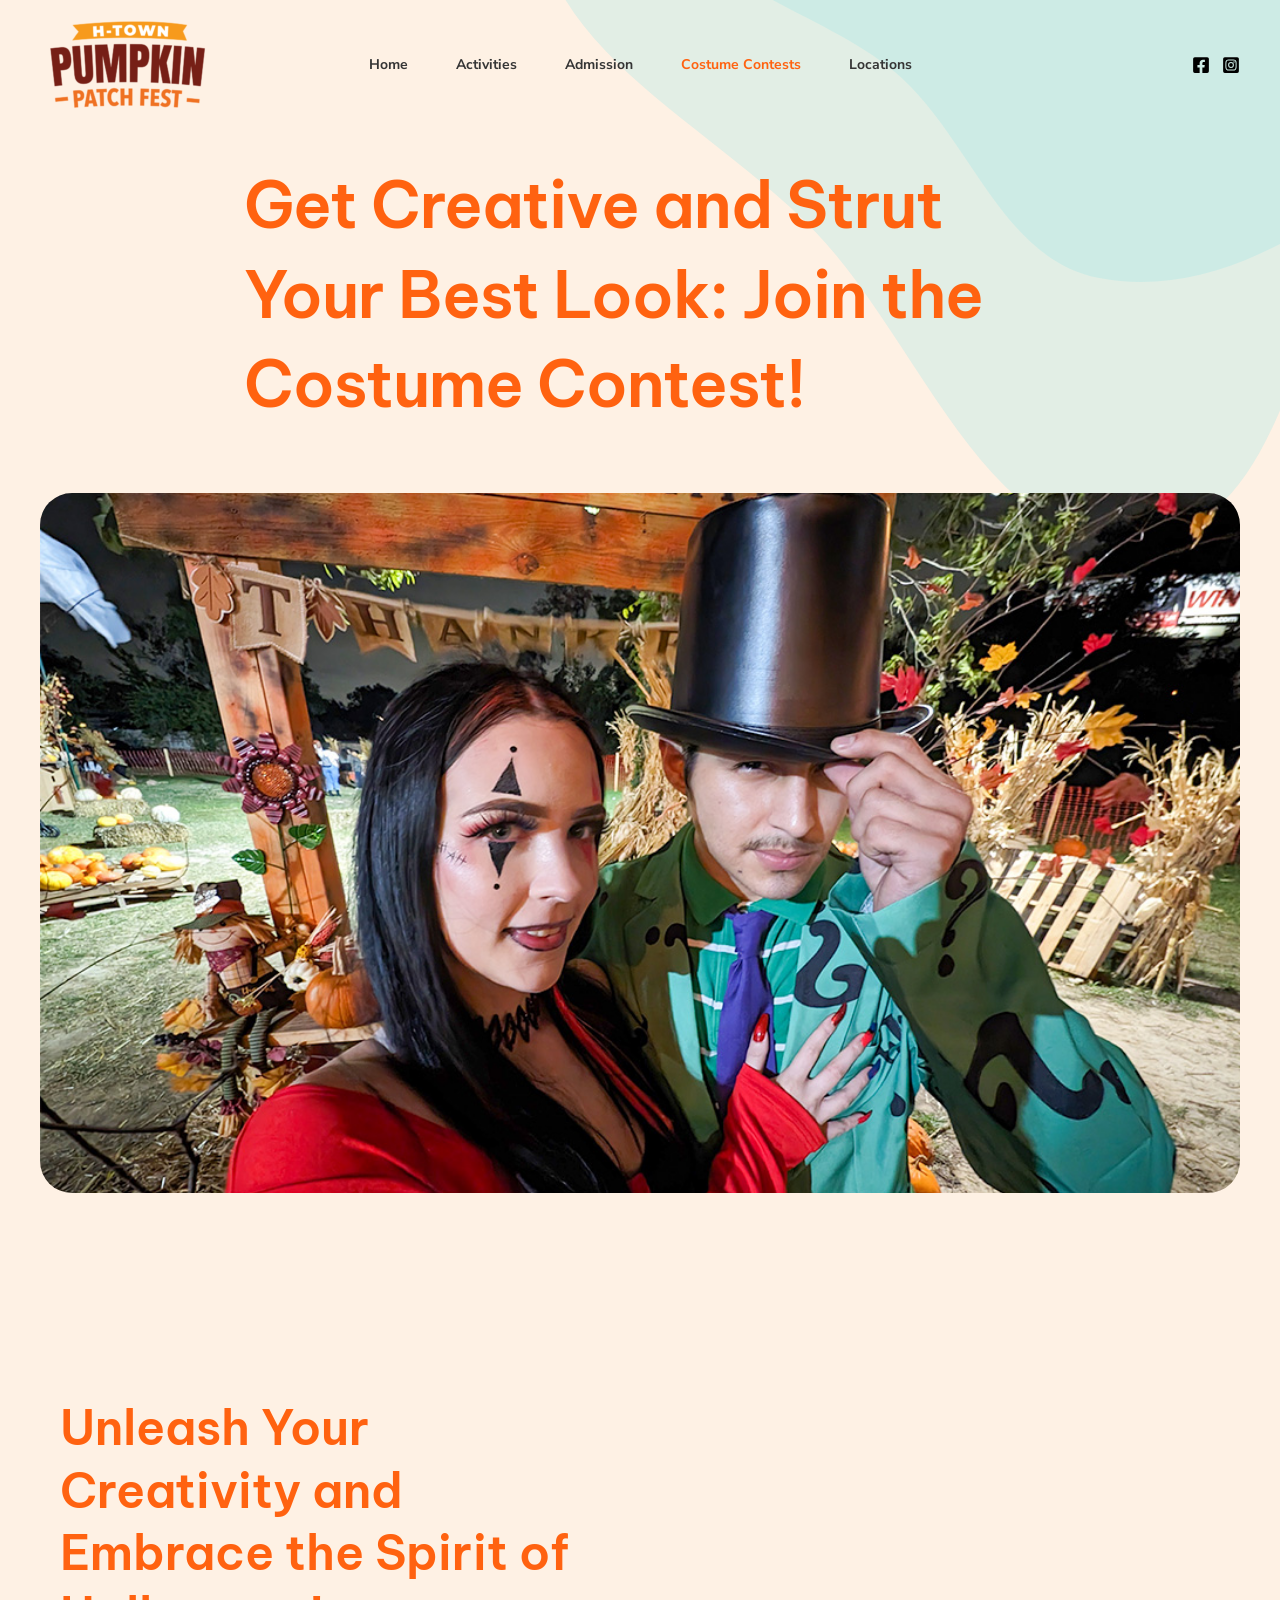
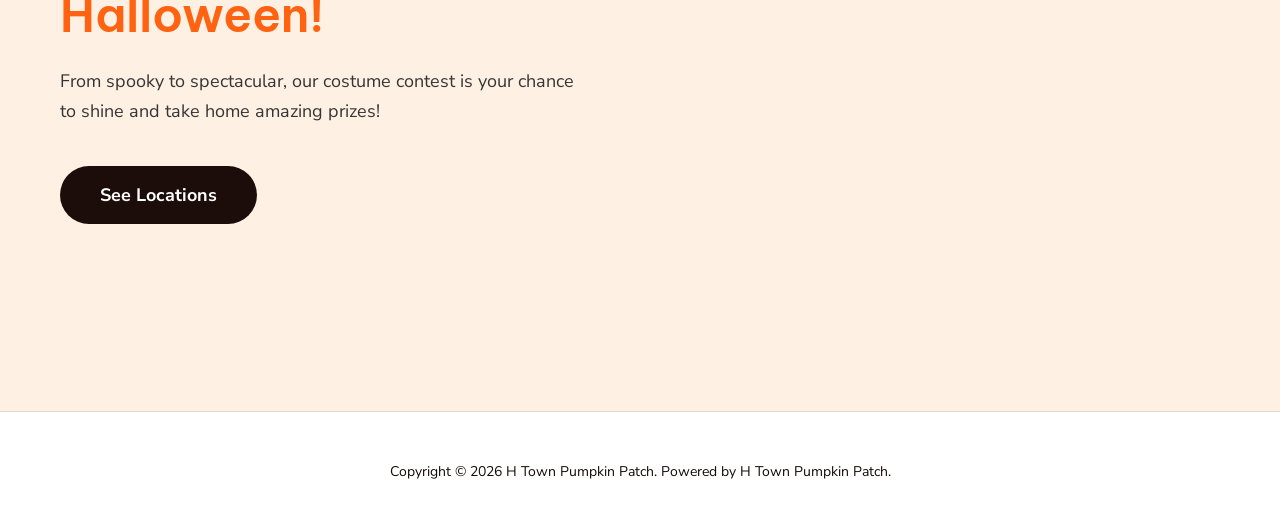
<file: costumecontests.html>
<!DOCTYPE html>
<html lang="es">
<head>
<meta charset="UTF-8">
<meta name="viewport" content="width=device-width, initial-scale=1">
	<title>Costume Contests &#8211; H Town Pumpkin Patch</title>
<meta name='robots' content='max-image-preview:large' />
<link rel='dns-prefetch' href='https://fonts.googleapis.com/' />
<link href='https://fonts.googleapis.com' rel='preconnect' />
<link href='https://fonts.gstatic.com' crossorigin='anonymous' rel='preconnect' />
<style id="wp-img-auto-sizes-contain-inline-css">
img:is([sizes=auto i],[sizes^="auto," i]){contain-intrinsic-size:3000px 1500px}
/*# sourceURL=wp-img-auto-sizes-contain-inline-css */
</style>
<link rel='stylesheet' id='astra-theme-css-css' href='wp-content/themes/astra/assets/css/minified/main.min.css' media='all' />
<style id="astra-theme-css-inline-css">
:root{--ast-post-nav-space:0;--ast-container-default-xlg-padding:6.67em;--ast-container-default-lg-padding:5.67em;--ast-container-default-slg-padding:4.34em;--ast-container-default-md-padding:3.34em;--ast-container-default-sm-padding:6.67em;--ast-container-default-xs-padding:2.4em;--ast-container-default-xxs-padding:1.4em;--ast-code-block-background:#EEEEEE;--ast-comment-inputs-background:#FAFAFA;--ast-normal-container-width:1200px;--ast-narrow-container-width:750px;--ast-blog-title-font-weight:normal;--ast-blog-meta-weight:inherit;--ast-global-color-primary:var(--ast-global-color-5);--ast-global-color-secondary:var(--ast-global-color-4);--ast-global-color-alternate-background:var(--ast-global-color-7);--ast-global-color-subtle-background:var(--ast-global-color-6);--ast-bg-style-guide:var( --ast-global-color-secondary,var(--ast-global-color-5) );--ast-shadow-style-guide:0px 0px 4px 0 #00000057;--ast-global-dark-bg-style:#fff;--ast-global-dark-lfs:#fbfbfb;--ast-widget-bg-color:#fafafa;--ast-wc-container-head-bg-color:#fbfbfb;--ast-title-layout-bg:#eeeeee;--ast-search-border-color:#e7e7e7;--ast-lifter-hover-bg:#e6e6e6;--ast-gallery-block-color:#000;--srfm-color-input-label:var(--ast-global-color-2);}html{font-size:112.5%;}a,.page-title{color:var(--ast-global-color-0);}a:hover,a:focus{color:var(--ast-global-color-2);}body,button,input,select,textarea,.ast-button,.ast-custom-button{font-family:'Nunito Sans',sans-serif;font-weight:400;font-size:18px;font-size:1rem;line-height:var(--ast-body-line-height,1.65em);}blockquote{color:var(--ast-global-color-3);}p,.entry-content p{margin-bottom:1em;}h1,h2,h3,h4,h5,h6,.entry-content :where(h1,h2,h3,h4,h5,h6),.site-title,.site-title a{font-family:'Be Vietnam Pro',sans-serif;font-weight:600;line-height:1.2em;}.site-title{font-size:35px;font-size:1.9444444444444rem;display:none;}header .custom-logo-link img{max-width:175px;width:175px;}.astra-logo-svg{width:175px;}.site-header .site-description{font-size:15px;font-size:0.83333333333333rem;display:none;}.entry-title{font-size:30px;font-size:1.6666666666667rem;}.archive .ast-article-post .ast-article-inner,.blog .ast-article-post .ast-article-inner,.archive .ast-article-post .ast-article-inner:hover,.blog .ast-article-post .ast-article-inner:hover{overflow:hidden;}h1,.entry-content :where(h1){font-size:64px;font-size:3.5555555555556rem;font-weight:600;font-family:'Be Vietnam Pro',sans-serif;line-height:1.4em;}h2,.entry-content :where(h2){font-size:48px;font-size:2.6666666666667rem;font-weight:600;font-family:'Be Vietnam Pro',sans-serif;line-height:1.3em;}h3,.entry-content :where(h3){font-size:32px;font-size:1.7777777777778rem;font-weight:600;font-family:'Be Vietnam Pro',sans-serif;line-height:1.3em;}h4,.entry-content :where(h4){font-size:24px;font-size:1.3333333333333rem;line-height:1.2em;font-weight:600;font-family:'Be Vietnam Pro',sans-serif;}h5,.entry-content :where(h5){font-size:20px;font-size:1.1111111111111rem;line-height:1.2em;font-weight:600;font-family:'Be Vietnam Pro',sans-serif;}h6,.entry-content :where(h6){font-size:14px;font-size:0.77777777777778rem;line-height:1.25em;font-weight:600;font-family:'Be Vietnam Pro',sans-serif;}::selection{background-color:var(--ast-global-color-0);color:#000000;}body,h1,h2,h3,h4,h5,h6,.entry-title a,.entry-content :where(h1,h2,h3,h4,h5,h6){color:var(--ast-global-color-3);}.tagcloud a:hover,.tagcloud a:focus,.tagcloud a.current-item{color:#000000;border-color:var(--ast-global-color-0);background-color:var(--ast-global-color-0);}input:focus,input[type="text"]:focus,input[type="email"]:focus,input[type="url"]:focus,input[type="password"]:focus,input[type="reset"]:focus,input[type="search"]:focus,textarea:focus{border-color:var(--ast-global-color-0);}input[type="radio"]:checked,input[type=reset],input[type="checkbox"]:checked,input[type="checkbox"]:hover:checked,input[type="checkbox"]:focus:checked,input[type=range]::-webkit-slider-thumb{border-color:var(--ast-global-color-0);background-color:var(--ast-global-color-0);box-shadow:none;}.site-footer a:hover + .post-count,.site-footer a:focus + .post-count{background:var(--ast-global-color-0);border-color:var(--ast-global-color-0);}.single .nav-links .nav-previous,.single .nav-links .nav-next{color:var(--ast-global-color-0);}.entry-meta,.entry-meta *{line-height:1.45;color:var(--ast-global-color-0);}.entry-meta a:not(.ast-button):hover,.entry-meta a:not(.ast-button):hover *,.entry-meta a:not(.ast-button):focus,.entry-meta a:not(.ast-button):focus *,.page-links > .page-link,.page-links .page-link:hover,.post-navigation a:hover{color:var(--ast-global-color-2);}#cat option,.secondary .calendar_wrap thead a,.secondary .calendar_wrap thead a:visited{color:var(--ast-global-color-0);}.secondary .calendar_wrap #today,.ast-progress-val span{background:var(--ast-global-color-0);}.secondary a:hover + .post-count,.secondary a:focus + .post-count{background:var(--ast-global-color-0);border-color:var(--ast-global-color-0);}.calendar_wrap #today > a{color:#000000;}.page-links .page-link,.single .post-navigation a{color:var(--ast-global-color-0);}.ast-search-menu-icon .search-form button.search-submit{padding:0 4px;}.ast-search-menu-icon form.search-form{padding-right:0;}.ast-header-search .ast-search-menu-icon.ast-dropdown-active .search-form,.ast-header-search .ast-search-menu-icon.ast-dropdown-active .search-field:focus{transition:all 0.2s;}.search-form input.search-field:focus{outline:none;}.ast-mobile-header-content .ast-builder-layout-element:not(.ast-builder-menu):not(.ast-header-divider-element),.ast-mobile-popup-content .ast-builder-layout-element:not(.ast-builder-menu):not(.ast-header-divider-element){padding:15px 20px;}.ast-archive-title{color:var(--ast-global-color-2);}.wp-block-latest-posts > li > a{color:var(--ast-global-color-2);}.widget-title,.widget .wp-block-heading{font-size:25px;font-size:1.3888888888889rem;color:var(--ast-global-color-2);}.ast-single-post .entry-content a,.ast-comment-content a:not(.ast-comment-edit-reply-wrap a){text-decoration:underline;}.ast-single-post .wp-block-button .wp-block-button__link,.ast-single-post .entry-content .uagb-tab a,.ast-single-post .entry-content .uagb-ifb-cta a,.ast-single-post .entry-content .wp-block-uagb-buttons a,.ast-single-post .entry-content .uabb-module-content a,.ast-single-post .entry-content .uagb-post-grid a,.ast-single-post .entry-content .uagb-timeline a,.ast-single-post .entry-content .uagb-toc__wrap a,.ast-single-post .entry-content .uagb-taxomony-box a,.entry-content .wp-block-latest-posts > li > a,.ast-single-post .entry-content .wp-block-file__button,a.ast-post-filter-single,.ast-single-post .wp-block-buttons .wp-block-button.is-style-outline .wp-block-button__link,.ast-single-post .ast-comment-content .comment-reply-link,.ast-single-post .ast-comment-content .comment-edit-link{text-decoration:none;}.ast-search-menu-icon.slide-search a:focus-visible:focus-visible,.astra-search-icon:focus-visible,#close:focus-visible,a:focus-visible,.ast-menu-toggle:focus-visible,.site .skip-link:focus-visible,.wp-block-loginout input:focus-visible,.wp-block-search.wp-block-search__button-inside .wp-block-search__inside-wrapper,.ast-header-navigation-arrow:focus-visible,.ast-orders-table__row .ast-orders-table__cell:focus-visible,a#ast-apply-coupon:focus-visible,#ast-apply-coupon:focus-visible,#close:focus-visible,.button.search-submit:focus-visible,#search_submit:focus,.normal-search:focus-visible,.ast-header-account-wrap:focus-visible,.astra-cart-drawer-close:focus,.ast-single-variation:focus,.ast-button:focus,.ast-builder-button-wrap:has(.ast-custom-button-link:focus),.ast-builder-button-wrap .ast-custom-button-link:focus{outline-style:dotted;outline-color:inherit;outline-width:thin;}input:focus,input[type="text"]:focus,input[type="email"]:focus,input[type="url"]:focus,input[type="password"]:focus,input[type="reset"]:focus,input[type="search"]:focus,input[type="number"]:focus,textarea:focus,.wp-block-search__input:focus,[data-section="section-header-mobile-trigger"] .ast-button-wrap .ast-mobile-menu-trigger-minimal:focus,.ast-mobile-popup-drawer.active .menu-toggle-close:focus,#ast-scroll-top:focus,#coupon_code:focus,#ast-coupon-code:focus{border-style:dotted;border-color:inherit;border-width:thin;}input{outline:none;}.ast-logo-title-inline .site-logo-img{padding-right:1em;}.site-logo-img img{ transition:all 0.2s linear;}body .ast-oembed-container *{position:absolute;top:0;width:100%;height:100%;left:0;}body .wp-block-embed-pocket-casts .ast-oembed-container *{position:unset;}.ast-single-post-featured-section + article {margin-top: 2em;}.site-content .ast-single-post-featured-section img {width: 100%;overflow: hidden;object-fit: cover;}.site > .ast-single-related-posts-container {margin-top: 0;}@media (min-width: 922px) {.ast-desktop .ast-container--narrow {max-width: var(--ast-narrow-container-width);margin: 0 auto;}}.ast-page-builder-template .hentry {margin: 0;}.ast-page-builder-template .site-content > .ast-container {max-width: 100%;padding: 0;}.ast-page-builder-template .site .site-content #primary {padding: 0;margin: 0;}.ast-page-builder-template .no-results {text-align: center;margin: 4em auto;}.ast-page-builder-template .ast-pagination {padding: 2em;}.ast-page-builder-template .entry-header.ast-no-title.ast-no-thumbnail {margin-top: 0;}.ast-page-builder-template .entry-header.ast-header-without-markup {margin-top: 0;margin-bottom: 0;}.ast-page-builder-template .entry-header.ast-no-title.ast-no-meta {margin-bottom: 0;}.ast-page-builder-template.single .post-navigation {padding-bottom: 2em;}.ast-page-builder-template.single-post .site-content > .ast-container {max-width: 100%;}.ast-page-builder-template .entry-header {margin-top: 4em;margin-left: auto;margin-right: auto;padding-left: 20px;padding-right: 20px;}.single.ast-page-builder-template .entry-header {padding-left: 20px;padding-right: 20px;}.ast-page-builder-template .ast-archive-description {margin: 4em auto 0;padding-left: 20px;padding-right: 20px;}@media (max-width:921.99px){#ast-desktop-header{display:none;}}@media (min-width:922px){#ast-mobile-header{display:none;}}.wp-block-buttons.aligncenter{justify-content:center;}@media (max-width:921px){.ast-theme-transparent-header #primary,.ast-theme-transparent-header #secondary{padding:0;}}@media (max-width:921px){.ast-plain-container.ast-no-sidebar #primary{padding:0;}}.ast-plain-container.ast-no-sidebar #primary{margin-top:0;margin-bottom:0;}.wp-block-button.is-style-outline .wp-block-button__link{border-color:var(--ast-global-color-2);}div.wp-block-button.is-style-outline > .wp-block-button__link:not(.has-text-color),div.wp-block-button.wp-block-button__link.is-style-outline:not(.has-text-color){color:var(--ast-global-color-2);}.wp-block-button.is-style-outline .wp-block-button__link:hover,.wp-block-buttons .wp-block-button.is-style-outline .wp-block-button__link:focus,.wp-block-buttons .wp-block-button.is-style-outline > .wp-block-button__link:not(.has-text-color):hover,.wp-block-buttons .wp-block-button.wp-block-button__link.is-style-outline:not(.has-text-color):hover{color:#ffffff;background-color:var(--ast-global-color-0);border-color:var(--ast-global-color-0);}.post-page-numbers.current .page-link,.ast-pagination .page-numbers.current{color:#000000;border-color:var(--ast-global-color-0);background-color:var(--ast-global-color-0);}.wp-block-buttons .wp-block-button.is-style-outline .wp-block-button__link.wp-element-button,.ast-outline-button,.wp-block-uagb-buttons-child .uagb-buttons-repeater.ast-outline-button{border-color:var(--ast-global-color-2);border-top-width:1px;border-right-width:1px;border-bottom-width:1px;border-left-width:1px;font-family:'Nunito Sans',sans-serif;font-weight:700;font-size:18px;font-size:1rem;line-height:1em;padding-top:20px;padding-right:40px;padding-bottom:20px;padding-left:40px;border-top-left-radius:30px;border-top-right-radius:30px;border-bottom-right-radius:30px;border-bottom-left-radius:30px;}.wp-block-buttons .wp-block-button.is-style-outline > .wp-block-button__link:not(.has-text-color),.wp-block-buttons .wp-block-button.wp-block-button__link.is-style-outline:not(.has-text-color),.ast-outline-button{color:var(--ast-global-color-2);}.wp-block-button.is-style-outline .wp-block-button__link:hover,.wp-block-buttons .wp-block-button.is-style-outline .wp-block-button__link:focus,.wp-block-buttons .wp-block-button.is-style-outline > .wp-block-button__link:not(.has-text-color):hover,.wp-block-buttons .wp-block-button.wp-block-button__link.is-style-outline:not(.has-text-color):hover,.ast-outline-button:hover,.ast-outline-button:focus,.wp-block-uagb-buttons-child .uagb-buttons-repeater.ast-outline-button:hover,.wp-block-uagb-buttons-child .uagb-buttons-repeater.ast-outline-button:focus{color:#ffffff;background-color:var(--ast-global-color-0);border-color:var(--ast-global-color-0);}.wp-block-button .wp-block-button__link.wp-element-button.is-style-outline:not(.has-background),.wp-block-button.is-style-outline>.wp-block-button__link.wp-element-button:not(.has-background),.ast-outline-button{background-color:transparent;}@media (max-width:921px){.wp-block-buttons .wp-block-button.is-style-outline .wp-block-button__link.wp-element-button,.ast-outline-button,.wp-block-uagb-buttons-child .uagb-buttons-repeater.ast-outline-button{font-size:16px;font-size:0.88888888888889rem;padding-top:20px;padding-right:40px;padding-bottom:20px;padding-left:40px;border-top-left-radius:30px;border-top-right-radius:30px;border-bottom-right-radius:30px;border-bottom-left-radius:30px;}}@media (max-width:544px){.wp-block-buttons .wp-block-button.is-style-outline .wp-block-button__link.wp-element-button,.ast-outline-button,.wp-block-uagb-buttons-child .uagb-buttons-repeater.ast-outline-button{font-size:14px;font-size:0.77777777777778rem;padding-top:20px;padding-right:40px;padding-bottom:20px;padding-left:40px;border-top-left-radius:30px;border-top-right-radius:30px;border-bottom-right-radius:30px;border-bottom-left-radius:30px;}}.entry-content[data-ast-blocks-layout] > figure{margin-bottom:1em;}h1.widget-title{font-weight:600;}h2.widget-title{font-weight:600;}h3.widget-title{font-weight:600;}@media (max-width:921px){.ast-left-sidebar #content > .ast-container{display:flex;flex-direction:column-reverse;width:100%;}.ast-separate-container .ast-article-post,.ast-separate-container .ast-article-single{padding:1.5em 2.14em;}.ast-author-box img.avatar{margin:20px 0 0 0;}}@media (min-width:922px){.ast-separate-container.ast-right-sidebar #primary,.ast-separate-container.ast-left-sidebar #primary{border:0;}.search-no-results.ast-separate-container #primary{margin-bottom:4em;}}.wp-block-button .wp-block-button__link{color:#ffffff;}.wp-block-button .wp-block-button__link:hover,.wp-block-button .wp-block-button__link:focus{color:#ffffff;background-color:var(--ast-global-color-0);border-color:var(--ast-global-color-0);}.wp-block-button .wp-block-button__link,.wp-block-search .wp-block-search__button,body .wp-block-file .wp-block-file__button{border-style:solid;border-top-width:0px;border-right-width:0px;border-left-width:0px;border-bottom-width:0px;border-color:var(--ast-global-color-2);background-color:var(--ast-global-color-2);color:#ffffff;font-family:'Nunito Sans',sans-serif;font-weight:700;line-height:1em;font-size:18px;font-size:1rem;border-top-left-radius:30px;border-top-right-radius:30px;border-bottom-right-radius:30px;border-bottom-left-radius:30px;padding-top:20px;padding-right:40px;padding-bottom:20px;padding-left:40px;}@media (max-width:921px){.wp-block-button .wp-block-button__link,.wp-block-search .wp-block-search__button,body .wp-block-file .wp-block-file__button{font-size:16px;font-size:0.88888888888889rem;padding-top:14px;padding-right:28px;padding-bottom:14px;padding-left:28px;border-top-left-radius:30px;border-top-right-radius:30px;border-bottom-right-radius:30px;border-bottom-left-radius:30px;}}@media (max-width:544px){.wp-block-button .wp-block-button__link,.wp-block-search .wp-block-search__button,body .wp-block-file .wp-block-file__button{font-size:14px;font-size:0.77777777777778rem;padding-top:12px;padding-right:24px;padding-bottom:12px;padding-left:24px;border-top-left-radius:30px;border-top-right-radius:30px;border-bottom-right-radius:30px;border-bottom-left-radius:30px;}}.menu-toggle,button,.ast-button,.ast-custom-button,.button,input#submit,input[type="button"],input[type="submit"],input[type="reset"],form[CLASS*="wp-block-search__"].wp-block-search .wp-block-search__inside-wrapper .wp-block-search__button,body .wp-block-file .wp-block-file__button{border-style:solid;border-top-width:0px;border-right-width:0px;border-left-width:0px;border-bottom-width:0px;color:#ffffff;border-color:var(--ast-global-color-2);background-color:var(--ast-global-color-2);padding-top:20px;padding-right:40px;padding-bottom:20px;padding-left:40px;font-family:'Nunito Sans',sans-serif;font-weight:700;font-size:18px;font-size:1rem;line-height:1em;border-top-left-radius:30px;border-top-right-radius:30px;border-bottom-right-radius:30px;border-bottom-left-radius:30px;}button:focus,.menu-toggle:hover,button:hover,.ast-button:hover,.ast-custom-button:hover .button:hover,.ast-custom-button:hover ,input[type=reset]:hover,input[type=reset]:focus,input#submit:hover,input#submit:focus,input[type="button"]:hover,input[type="button"]:focus,input[type="submit"]:hover,input[type="submit"]:focus,form[CLASS*="wp-block-search__"].wp-block-search .wp-block-search__inside-wrapper .wp-block-search__button:hover,form[CLASS*="wp-block-search__"].wp-block-search .wp-block-search__inside-wrapper .wp-block-search__button:focus,body .wp-block-file .wp-block-file__button:hover,body .wp-block-file .wp-block-file__button:focus{color:#ffffff;background-color:var(--ast-global-color-0);border-color:var(--ast-global-color-0);}@media (max-width:921px){.menu-toggle,button,.ast-button,.ast-custom-button,.button,input#submit,input[type="button"],input[type="submit"],input[type="reset"],form[CLASS*="wp-block-search__"].wp-block-search .wp-block-search__inside-wrapper .wp-block-search__button,body .wp-block-file .wp-block-file__button{padding-top:14px;padding-right:28px;padding-bottom:14px;padding-left:28px;font-size:16px;font-size:0.88888888888889rem;border-top-left-radius:30px;border-top-right-radius:30px;border-bottom-right-radius:30px;border-bottom-left-radius:30px;}}@media (max-width:544px){.menu-toggle,button,.ast-button,.ast-custom-button,.button,input#submit,input[type="button"],input[type="submit"],input[type="reset"],form[CLASS*="wp-block-search__"].wp-block-search .wp-block-search__inside-wrapper .wp-block-search__button,body .wp-block-file .wp-block-file__button{padding-top:12px;padding-right:24px;padding-bottom:12px;padding-left:24px;font-size:14px;font-size:0.77777777777778rem;border-top-left-radius:30px;border-top-right-radius:30px;border-bottom-right-radius:30px;border-bottom-left-radius:30px;}}@media (max-width:921px){.menu-toggle,button,.ast-button,.button,input#submit,input[type="button"],input[type="submit"],input[type="reset"]{font-size:16px;font-size:0.88888888888889rem;}.ast-mobile-header-stack .main-header-bar .ast-search-menu-icon{display:inline-block;}.ast-header-break-point.ast-header-custom-item-outside .ast-mobile-header-stack .main-header-bar .ast-search-icon{margin:0;}.ast-comment-avatar-wrap img{max-width:2.5em;}.ast-comment-meta{padding:0 1.8888em 1.3333em;}.ast-separate-container .ast-comment-list li.depth-1{padding:1.5em 2.14em;}.ast-separate-container .comment-respond{padding:2em 2.14em;}}@media (min-width:544px){.ast-container{max-width:100%;}}@media (max-width:544px){.ast-separate-container .ast-article-post,.ast-separate-container .ast-article-single,.ast-separate-container .comments-title,.ast-separate-container .ast-archive-description{padding:1.5em 1em;}.ast-separate-container #content .ast-container{padding-left:0.54em;padding-right:0.54em;}.ast-separate-container .ast-comment-list .bypostauthor{padding:.5em;}.ast-search-menu-icon.ast-dropdown-active .search-field{width:170px;}.menu-toggle,button,.ast-button,.button,input#submit,input[type="button"],input[type="submit"],input[type="reset"]{font-size:14px;font-size:0.77777777777778rem;}} #ast-mobile-header .ast-site-header-cart-li a{pointer-events:none;}body,.ast-separate-container{background-color:var(--ast-global-color-4);background-image:none;}@media (max-width:921px){.widget-title{font-size:22px;font-size:1.375rem;}body,button,input,select,textarea,.ast-button,.ast-custom-button{font-size:16px;font-size:0.88888888888889rem;}#secondary,#secondary button,#secondary input,#secondary select,#secondary textarea{font-size:16px;font-size:0.88888888888889rem;}.site-title{display:none;}.site-header .site-description{display:none;}h1,.entry-content :where(h1){font-size:40px;}h2,.entry-content :where(h2){font-size:32px;}h3,.entry-content :where(h3){font-size:28px;}h4,.entry-content :where(h4){font-size:22px;font-size:1.2222222222222rem;}h5,.entry-content :where(h5){font-size:18px;font-size:1rem;}h6,.entry-content :where(h6){font-size:13px;font-size:0.72222222222222rem;}}@media (max-width:544px){.widget-title{font-size:20px;font-size:1.4285714285714rem;}body,button,input,select,textarea,.ast-button,.ast-custom-button{font-size:14px;font-size:0.77777777777778rem;}#secondary,#secondary button,#secondary input,#secondary select,#secondary textarea{font-size:14px;font-size:0.77777777777778rem;}.site-title{display:none;}.site-header .site-description{display:none;}h1,.entry-content :where(h1){font-size:32px;}h2,.entry-content :where(h2){font-size:28px;}h3,.entry-content :where(h3){font-size:24px;}h4,.entry-content :where(h4){font-size:20px;font-size:1.1111111111111rem;}h5,.entry-content :where(h5){font-size:16px;font-size:0.88888888888889rem;}h6,.entry-content :where(h6){font-size:12px;font-size:0.66666666666667rem;}}@media (max-width:544px){html{font-size:112.5%;}}@media (min-width:922px){.ast-container{max-width:1240px;}}@media (min-width:922px){.site-content .ast-container{display:flex;}}@media (max-width:921px){.site-content .ast-container{flex-direction:column;}}@media (min-width:922px){.main-header-menu .sub-menu .menu-item.ast-left-align-sub-menu:hover > .sub-menu,.main-header-menu .sub-menu .menu-item.ast-left-align-sub-menu.focus > .sub-menu{margin-left:-0px;}}.ast-theme-transparent-header [CLASS*="ast-header-button-"] .ast-custom-button{color:var(--ast-global-color-2);background:var(--ast-global-color-5);}.ast-theme-transparent-header [CLASS*="ast-header-button-"] .ast-custom-button:hover{color:var(--ast-global-color-5);background:var(--ast-global-color-0);}.ast-theme-transparent-header [data-section="section-header-mobile-trigger"] .ast-button-wrap .ast-mobile-menu-trigger-minimal{background:transparent;}.site .comments-area{padding-bottom:3em;}.wp-block-file {display: flex;align-items: center;flex-wrap: wrap;justify-content: space-between;}.wp-block-pullquote {border: none;}.wp-block-pullquote blockquote::before {content: "\201D";font-family: "Helvetica",sans-serif;display: flex;transform: rotate( 180deg );font-size: 6rem;font-style: normal;line-height: 1;font-weight: bold;align-items: center;justify-content: center;}.has-text-align-right > blockquote::before {justify-content: flex-start;}.has-text-align-left > blockquote::before {justify-content: flex-end;}figure.wp-block-pullquote.is-style-solid-color blockquote {max-width: 100%;text-align: inherit;}:root {--wp--custom--ast-default-block-top-padding: 3em;--wp--custom--ast-default-block-right-padding: 3em;--wp--custom--ast-default-block-bottom-padding: 3em;--wp--custom--ast-default-block-left-padding: 3em;--wp--custom--ast-container-width: 1200px;--wp--custom--ast-content-width-size: 1200px;--wp--custom--ast-wide-width-size: calc(1200px + var(--wp--custom--ast-default-block-left-padding) + var(--wp--custom--ast-default-block-right-padding));}.ast-narrow-container {--wp--custom--ast-content-width-size: 750px;--wp--custom--ast-wide-width-size: 750px;}@media(max-width: 921px) {:root {--wp--custom--ast-default-block-top-padding: 3em;--wp--custom--ast-default-block-right-padding: 2em;--wp--custom--ast-default-block-bottom-padding: 3em;--wp--custom--ast-default-block-left-padding: 2em;}}@media(max-width: 544px) {:root {--wp--custom--ast-default-block-top-padding: 3em;--wp--custom--ast-default-block-right-padding: 1.5em;--wp--custom--ast-default-block-bottom-padding: 3em;--wp--custom--ast-default-block-left-padding: 1.5em;}}.entry-content > .wp-block-group,.entry-content > .wp-block-cover,.entry-content > .wp-block-columns {padding-top: var(--wp--custom--ast-default-block-top-padding);padding-right: var(--wp--custom--ast-default-block-right-padding);padding-bottom: var(--wp--custom--ast-default-block-bottom-padding);padding-left: var(--wp--custom--ast-default-block-left-padding);}.ast-plain-container.ast-no-sidebar .entry-content > .alignfull,.ast-page-builder-template .ast-no-sidebar .entry-content > .alignfull {margin-left: calc( -50vw + 50%);margin-right: calc( -50vw + 50%);max-width: 100vw;width: 100vw;}.ast-plain-container.ast-no-sidebar .entry-content .alignfull .alignfull,.ast-page-builder-template.ast-no-sidebar .entry-content .alignfull .alignfull,.ast-plain-container.ast-no-sidebar .entry-content .alignfull .alignwide,.ast-page-builder-template.ast-no-sidebar .entry-content .alignfull .alignwide,.ast-plain-container.ast-no-sidebar .entry-content .alignwide .alignfull,.ast-page-builder-template.ast-no-sidebar .entry-content .alignwide .alignfull,.ast-plain-container.ast-no-sidebar .entry-content .alignwide .alignwide,.ast-page-builder-template.ast-no-sidebar .entry-content .alignwide .alignwide,.ast-plain-container.ast-no-sidebar .entry-content .wp-block-column .alignfull,.ast-page-builder-template.ast-no-sidebar .entry-content .wp-block-column .alignfull,.ast-plain-container.ast-no-sidebar .entry-content .wp-block-column .alignwide,.ast-page-builder-template.ast-no-sidebar .entry-content .wp-block-column .alignwide {margin-left: auto;margin-right: auto;width: 100%;}[data-ast-blocks-layout] .wp-block-separator:not(.is-style-dots) {height: 0;}[data-ast-blocks-layout] .wp-block-separator {margin: 20px auto;}[data-ast-blocks-layout] .wp-block-separator:not(.is-style-wide):not(.is-style-dots) {max-width: 100px;}[data-ast-blocks-layout] .wp-block-separator.has-background {padding: 0;}.entry-content[data-ast-blocks-layout] > * {max-width: var(--wp--custom--ast-content-width-size);margin-left: auto;margin-right: auto;}.entry-content[data-ast-blocks-layout] > .alignwide {max-width: var(--wp--custom--ast-wide-width-size);}.entry-content[data-ast-blocks-layout] .alignfull {max-width: none;}.entry-content .wp-block-columns {margin-bottom: 0;}blockquote {margin: 1.5em;border-color: rgba(0,0,0,0.05);}.wp-block-quote:not(.has-text-align-right):not(.has-text-align-center) {border-left: 5px solid rgba(0,0,0,0.05);}.has-text-align-right > blockquote,blockquote.has-text-align-right {border-right: 5px solid rgba(0,0,0,0.05);}.has-text-align-left > blockquote,blockquote.has-text-align-left {border-left: 5px solid rgba(0,0,0,0.05);}.wp-block-site-tagline,.wp-block-latest-posts .read-more {margin-top: 15px;}.wp-block-loginout p label {display: block;}.wp-block-loginout p:not(.login-remember):not(.login-submit) input {width: 100%;}.wp-block-loginout input:focus {border-color: transparent;}.wp-block-loginout input:focus {outline: thin dotted;}.entry-content .wp-block-media-text .wp-block-media-text__content {padding: 0 0 0 8%;}.entry-content .wp-block-media-text.has-media-on-the-right .wp-block-media-text__content {padding: 0 8% 0 0;}.entry-content .wp-block-media-text.has-background .wp-block-media-text__content {padding: 8%;}.entry-content .wp-block-cover:not([class*="background-color"]):not(.has-text-color.has-link-color) .wp-block-cover__inner-container,.entry-content .wp-block-cover:not([class*="background-color"]) .wp-block-cover-image-text,.entry-content .wp-block-cover:not([class*="background-color"]) .wp-block-cover-text,.entry-content .wp-block-cover-image:not([class*="background-color"]) .wp-block-cover__inner-container,.entry-content .wp-block-cover-image:not([class*="background-color"]) .wp-block-cover-image-text,.entry-content .wp-block-cover-image:not([class*="background-color"]) .wp-block-cover-text {color: var(--ast-global-color-primary,var(--ast-global-color-5));}.wp-block-loginout .login-remember input {width: 1.1rem;height: 1.1rem;margin: 0 5px 4px 0;vertical-align: middle;}.wp-block-latest-posts > li > *:first-child,.wp-block-latest-posts:not(.is-grid) > li:first-child {margin-top: 0;}.entry-content > .wp-block-buttons,.entry-content > .wp-block-uagb-buttons {margin-bottom: 1.5em;}.wp-block-search__inside-wrapper .wp-block-search__input {padding: 0 10px;color: var(--ast-global-color-3);background: var(--ast-global-color-primary,var(--ast-global-color-5));border-color: var(--ast-border-color);}.wp-block-latest-posts .read-more {margin-bottom: 1.5em;}.wp-block-search__no-button .wp-block-search__inside-wrapper .wp-block-search__input {padding-top: 5px;padding-bottom: 5px;}.wp-block-latest-posts .wp-block-latest-posts__post-date,.wp-block-latest-posts .wp-block-latest-posts__post-author {font-size: 1rem;}.wp-block-latest-posts > li > *,.wp-block-latest-posts:not(.is-grid) > li {margin-top: 12px;margin-bottom: 12px;}.ast-page-builder-template .entry-content[data-ast-blocks-layout] > .alignwide:where(:not(.uagb-is-root-container):not(.spectra-is-root-container)) > * {max-width: var(--wp--custom--ast-wide-width-size);}.ast-page-builder-template .entry-content[data-ast-blocks-layout] > .inherit-container-width > *,.ast-page-builder-template .entry-content[data-ast-blocks-layout] > *:not(.wp-block-group):where(:not(.uagb-is-root-container):not(.spectra-is-root-container)) > *,.entry-content[data-ast-blocks-layout] > .wp-block-cover .wp-block-cover__inner-container {max-width: var(--wp--custom--ast-content-width-size) ;margin-left: auto;margin-right: auto;}.ast-page-builder-template .entry-content[data-ast-blocks-layout] > *,.ast-page-builder-template .entry-content[data-ast-blocks-layout] > .alignfull:where(:not(.wp-block-group):not(.uagb-is-root-container):not(.spectra-is-root-container)) > * {max-width: none;}.entry-content[data-ast-blocks-layout] .wp-block-cover:not(.alignleft):not(.alignright) {width: auto;}@media(max-width: 1200px) {.ast-separate-container .entry-content > .alignfull,.ast-separate-container .entry-content[data-ast-blocks-layout] > .alignwide,.ast-plain-container .entry-content[data-ast-blocks-layout] > .alignwide,.ast-plain-container .entry-content .alignfull {margin-left: calc(-1 * min(var(--ast-container-default-xlg-padding),20px)) ;margin-right: calc(-1 * min(var(--ast-container-default-xlg-padding),20px));}}@media(min-width: 1201px) {.ast-separate-container .entry-content > .alignfull {margin-left: calc(-1 * var(--ast-container-default-xlg-padding) );margin-right: calc(-1 * var(--ast-container-default-xlg-padding) );}.ast-separate-container .entry-content[data-ast-blocks-layout] > .alignwide,.ast-plain-container .entry-content[data-ast-blocks-layout] > .alignwide {margin-left: calc(-1 * var(--wp--custom--ast-default-block-left-padding) );margin-right: calc(-1 * var(--wp--custom--ast-default-block-right-padding) );}}@media(min-width: 921px) {.ast-separate-container .entry-content .wp-block-group.alignwide:not(.inherit-container-width) > :where(:not(.alignleft):not(.alignright)),.ast-plain-container .entry-content .wp-block-group.alignwide:not(.inherit-container-width) > :where(:not(.alignleft):not(.alignright)) {max-width: calc( var(--wp--custom--ast-content-width-size) + 80px );}.ast-plain-container.ast-right-sidebar .entry-content[data-ast-blocks-layout] .alignfull,.ast-plain-container.ast-left-sidebar .entry-content[data-ast-blocks-layout] .alignfull {margin-left: -60px;margin-right: -60px;}}@media(min-width: 544px) {.entry-content > .alignleft {margin-right: 20px;}.entry-content > .alignright {margin-left: 20px;}}@media (max-width:544px){.wp-block-columns .wp-block-column:not(:last-child){margin-bottom:20px;}.wp-block-latest-posts{margin:0;}}@media( max-width: 600px ) {.entry-content .wp-block-media-text .wp-block-media-text__content,.entry-content .wp-block-media-text.has-media-on-the-right .wp-block-media-text__content {padding: 8% 0 0;}.entry-content .wp-block-media-text.has-background .wp-block-media-text__content {padding: 8%;}}.ast-page-builder-template .entry-header {padding-left: 0;}.ast-narrow-container .site-content .wp-block-uagb-image--align-full .wp-block-uagb-image__figure {max-width: 100%;margin-left: auto;margin-right: auto;}:root .has-ast-global-color-0-color{color:var(--ast-global-color-0);}:root .has-ast-global-color-0-background-color{background-color:var(--ast-global-color-0);}:root .wp-block-button .has-ast-global-color-0-color{color:var(--ast-global-color-0);}:root .wp-block-button .has-ast-global-color-0-background-color{background-color:var(--ast-global-color-0);}:root .has-ast-global-color-1-color{color:var(--ast-global-color-1);}:root .has-ast-global-color-1-background-color{background-color:var(--ast-global-color-1);}:root .wp-block-button .has-ast-global-color-1-color{color:var(--ast-global-color-1);}:root .wp-block-button .has-ast-global-color-1-background-color{background-color:var(--ast-global-color-1);}:root .has-ast-global-color-2-color{color:var(--ast-global-color-2);}:root .has-ast-global-color-2-background-color{background-color:var(--ast-global-color-2);}:root .wp-block-button .has-ast-global-color-2-color{color:var(--ast-global-color-2);}:root .wp-block-button .has-ast-global-color-2-background-color{background-color:var(--ast-global-color-2);}:root .has-ast-global-color-3-color{color:var(--ast-global-color-3);}:root .has-ast-global-color-3-background-color{background-color:var(--ast-global-color-3);}:root .wp-block-button .has-ast-global-color-3-color{color:var(--ast-global-color-3);}:root .wp-block-button .has-ast-global-color-3-background-color{background-color:var(--ast-global-color-3);}:root .has-ast-global-color-4-color{color:var(--ast-global-color-4);}:root .has-ast-global-color-4-background-color{background-color:var(--ast-global-color-4);}:root .wp-block-button .has-ast-global-color-4-color{color:var(--ast-global-color-4);}:root .wp-block-button .has-ast-global-color-4-background-color{background-color:var(--ast-global-color-4);}:root .has-ast-global-color-5-color{color:var(--ast-global-color-5);}:root .has-ast-global-color-5-background-color{background-color:var(--ast-global-color-5);}:root .wp-block-button .has-ast-global-color-5-color{color:var(--ast-global-color-5);}:root .wp-block-button .has-ast-global-color-5-background-color{background-color:var(--ast-global-color-5);}:root .has-ast-global-color-6-color{color:var(--ast-global-color-6);}:root .has-ast-global-color-6-background-color{background-color:var(--ast-global-color-6);}:root .wp-block-button .has-ast-global-color-6-color{color:var(--ast-global-color-6);}:root .wp-block-button .has-ast-global-color-6-background-color{background-color:var(--ast-global-color-6);}:root .has-ast-global-color-7-color{color:var(--ast-global-color-7);}:root .has-ast-global-color-7-background-color{background-color:var(--ast-global-color-7);}:root .wp-block-button .has-ast-global-color-7-color{color:var(--ast-global-color-7);}:root .wp-block-button .has-ast-global-color-7-background-color{background-color:var(--ast-global-color-7);}:root .has-ast-global-color-8-color{color:var(--ast-global-color-8);}:root .has-ast-global-color-8-background-color{background-color:var(--ast-global-color-8);}:root .wp-block-button .has-ast-global-color-8-color{color:var(--ast-global-color-8);}:root .wp-block-button .has-ast-global-color-8-background-color{background-color:var(--ast-global-color-8);}:root{--ast-global-color-0:#FF6210;--ast-global-color-1:#F15808;--ast-global-color-2:#1C0D0A;--ast-global-color-3:#353535;--ast-global-color-4:#FEF1E4;--ast-global-color-5:#FFFFFF;--ast-global-color-6:#E5D7D1;--ast-global-color-7:#140B06;--ast-global-color-8:#222222;}:root {--ast-border-color : #dddddd;}.ast-single-entry-banner {-js-display: flex;display: flex;flex-direction: column;justify-content: center;text-align: center;position: relative;background: var(--ast-title-layout-bg);}.ast-single-entry-banner[data-banner-layout="layout-1"] {max-width: 1200px;background: inherit;padding: 20px 0;}.ast-single-entry-banner[data-banner-width-type="custom"] {margin: 0 auto;width: 100%;}.ast-single-entry-banner + .site-content .entry-header {margin-bottom: 0;}.site .ast-author-avatar {--ast-author-avatar-size: ;}a.ast-underline-text {text-decoration: underline;}.ast-container > .ast-terms-link {position: relative;display: block;}a.ast-button.ast-badge-tax {padding: 4px 8px;border-radius: 3px;font-size: inherit;}header.entry-header{text-align:left;}header.entry-header .entry-title{font-size:30px;font-size:1.6666666666667rem;}header.entry-header > *:not(:last-child){margin-bottom:10px;}@media (max-width:921px){header.entry-header{text-align:left;}}@media (max-width:544px){header.entry-header{text-align:left;}}.ast-archive-entry-banner {-js-display: flex;display: flex;flex-direction: column;justify-content: center;text-align: center;position: relative;background: var(--ast-title-layout-bg);}.ast-archive-entry-banner[data-banner-width-type="custom"] {margin: 0 auto;width: 100%;}.ast-archive-entry-banner[data-banner-layout="layout-1"] {background: inherit;padding: 20px 0;text-align: left;}body.archive .ast-archive-description{max-width:1200px;width:100%;text-align:left;padding-top:3em;padding-right:3em;padding-bottom:3em;padding-left:3em;}body.archive .ast-archive-description .ast-archive-title,body.archive .ast-archive-description .ast-archive-title *{font-size:40px;font-size:2.2222222222222rem;}body.archive .ast-archive-description > *:not(:last-child){margin-bottom:10px;}@media (max-width:921px){body.archive .ast-archive-description{text-align:left;}}@media (max-width:544px){body.archive .ast-archive-description{text-align:left;}}.ast-theme-transparent-header #masthead .site-logo-img .transparent-custom-logo .astra-logo-svg{width:150px;}.ast-theme-transparent-header #masthead .site-logo-img .transparent-custom-logo img{ max-width:150px; width:150px;}@media (max-width:921px){.ast-theme-transparent-header #masthead .site-logo-img .transparent-custom-logo .astra-logo-svg{width:120px;}.ast-theme-transparent-header #masthead .site-logo-img .transparent-custom-logo img{ max-width:120px; width:120px;}}@media (max-width:543px){.ast-theme-transparent-header #masthead .site-logo-img .transparent-custom-logo .astra-logo-svg{width:100px;}.ast-theme-transparent-header #masthead .site-logo-img .transparent-custom-logo img{ max-width:100px; width:100px;}}@media (min-width:922px){.ast-theme-transparent-header #masthead{position:absolute;left:0;right:0;}.ast-theme-transparent-header .main-header-bar,.ast-theme-transparent-header.ast-header-break-point .main-header-bar{background:none;}body.elementor-editor-active.ast-theme-transparent-header #masthead,.fl-builder-edit .ast-theme-transparent-header #masthead,body.vc_editor.ast-theme-transparent-header #masthead,body.brz-ed.ast-theme-transparent-header #masthead{z-index:0;}.ast-header-break-point.ast-replace-site-logo-transparent.ast-theme-transparent-header .custom-mobile-logo-link{display:none;}.ast-header-break-point.ast-replace-site-logo-transparent.ast-theme-transparent-header .transparent-custom-logo{display:inline-block;}.ast-theme-transparent-header .ast-above-header,.ast-theme-transparent-header .ast-above-header.ast-above-header-bar{background-image:none;background-color:transparent;}.ast-theme-transparent-header .ast-below-header,.ast-theme-transparent-header .ast-below-header.ast-below-header-bar{background-image:none;background-color:transparent;}}.ast-theme-transparent-header .ast-builder-menu .main-header-menu,.ast-theme-transparent-header .ast-builder-menu .main-header-menu .menu-link,.ast-theme-transparent-header [CLASS*="ast-builder-menu-"] .main-header-menu .menu-item > .menu-link,.ast-theme-transparent-header .ast-masthead-custom-menu-items,.ast-theme-transparent-header .ast-masthead-custom-menu-items a,.ast-theme-transparent-header .ast-builder-menu .main-header-menu .menu-item > .ast-menu-toggle,.ast-theme-transparent-header .ast-builder-menu .main-header-menu .menu-item > .ast-menu-toggle,.ast-theme-transparent-header .ast-above-header-navigation a,.ast-header-break-point.ast-theme-transparent-header .ast-above-header-navigation a,.ast-header-break-point.ast-theme-transparent-header .ast-above-header-navigation > ul.ast-above-header-menu > .menu-item-has-children:not(.current-menu-item) > .ast-menu-toggle,.ast-theme-transparent-header .ast-below-header-menu,.ast-theme-transparent-header .ast-below-header-menu a,.ast-header-break-point.ast-theme-transparent-header .ast-below-header-menu a,.ast-header-break-point.ast-theme-transparent-header .ast-below-header-menu,.ast-theme-transparent-header .main-header-menu .menu-link{color:var(--ast-global-color-3);}.ast-theme-transparent-header .ast-builder-menu .main-header-menu .menu-item:hover > .menu-link,.ast-theme-transparent-header .ast-builder-menu .main-header-menu .menu-item:hover > .ast-menu-toggle,.ast-theme-transparent-header .ast-builder-menu .main-header-menu .ast-masthead-custom-menu-items a:hover,.ast-theme-transparent-header .ast-builder-menu .main-header-menu .focus > .menu-link,.ast-theme-transparent-header .ast-builder-menu .main-header-menu .focus > .ast-menu-toggle,.ast-theme-transparent-header .ast-builder-menu .main-header-menu .current-menu-item > .menu-link,.ast-theme-transparent-header .ast-builder-menu .main-header-menu .current-menu-ancestor > .menu-link,.ast-theme-transparent-header .ast-builder-menu .main-header-menu .current-menu-item > .ast-menu-toggle,.ast-theme-transparent-header .ast-builder-menu .main-header-menu .current-menu-ancestor > .ast-menu-toggle,.ast-theme-transparent-header [CLASS*="ast-builder-menu-"] .main-header-menu .current-menu-item > .menu-link,.ast-theme-transparent-header [CLASS*="ast-builder-menu-"] .main-header-menu .current-menu-ancestor > .menu-link,.ast-theme-transparent-header [CLASS*="ast-builder-menu-"] .main-header-menu .current-menu-item > .ast-menu-toggle,.ast-theme-transparent-header [CLASS*="ast-builder-menu-"] .main-header-menu .current-menu-ancestor > .ast-menu-toggle,.ast-theme-transparent-header .main-header-menu .menu-item:hover > .menu-link,.ast-theme-transparent-header .main-header-menu .current-menu-item > .menu-link,.ast-theme-transparent-header .main-header-menu .current-menu-ancestor > .menu-link{color:var(--ast-global-color-0);}.ast-theme-transparent-header .ast-builder-menu .main-header-menu .menu-item .sub-menu .menu-link,.ast-theme-transparent-header .main-header-menu .menu-item .sub-menu .menu-link{background-color:transparent;}@media (max-width:921px){.ast-theme-transparent-header #masthead{position:absolute;left:0;right:0;}.ast-theme-transparent-header .main-header-bar,.ast-theme-transparent-header.ast-header-break-point .main-header-bar{background:none;}body.elementor-editor-active.ast-theme-transparent-header #masthead,.fl-builder-edit .ast-theme-transparent-header #masthead,body.vc_editor.ast-theme-transparent-header #masthead,body.brz-ed.ast-theme-transparent-header #masthead{z-index:0;}.ast-header-break-point.ast-replace-site-logo-transparent.ast-theme-transparent-header .custom-mobile-logo-link{display:none;}.ast-header-break-point.ast-replace-site-logo-transparent.ast-theme-transparent-header .transparent-custom-logo{display:inline-block;}.ast-theme-transparent-header .ast-above-header,.ast-theme-transparent-header .ast-above-header.ast-above-header-bar{background-image:none;background-color:transparent;}.ast-theme-transparent-header .ast-below-header,.ast-theme-transparent-header .ast-below-header.ast-below-header-bar{background-image:none;background-color:transparent;}}.ast-theme-transparent-header #ast-desktop-header > .ast-main-header-wrap > .main-header-bar,.ast-theme-transparent-header.ast-header-break-point #ast-mobile-header > .ast-main-header-wrap > .main-header-bar{border-bottom-width:0px;border-bottom-style:solid;}.ast-breadcrumbs .trail-browse,.ast-breadcrumbs .trail-items,.ast-breadcrumbs .trail-items li{display:inline-block;margin:0;padding:0;border:none;background:inherit;text-indent:0;text-decoration:none;}.ast-breadcrumbs .trail-browse{font-size:inherit;font-style:inherit;font-weight:inherit;color:inherit;}.ast-breadcrumbs .trail-items{list-style:none;}.trail-items li::after{padding:0 0.3em;content:"\00bb";}.trail-items li:last-of-type::after{display:none;}h1,h2,h3,h4,h5,h6,.entry-content :where(h1,h2,h3,h4,h5,h6){color:var(--ast-global-color-2);}.entry-title a{color:var(--ast-global-color-2);}@media (max-width:921px){.ast-builder-grid-row-container.ast-builder-grid-row-tablet-3-firstrow .ast-builder-grid-row > *:first-child,.ast-builder-grid-row-container.ast-builder-grid-row-tablet-3-lastrow .ast-builder-grid-row > *:last-child{grid-column:1 / -1;}}@media (max-width:544px){.ast-builder-grid-row-container.ast-builder-grid-row-mobile-3-firstrow .ast-builder-grid-row > *:first-child,.ast-builder-grid-row-container.ast-builder-grid-row-mobile-3-lastrow .ast-builder-grid-row > *:last-child{grid-column:1 / -1;}}.ast-builder-layout-element[data-section="title_tagline"]{display:flex;}@media (max-width:921.99px){.ast-header-break-point .ast-builder-layout-element[data-section="title_tagline"]{display:flex;}}@media (max-width:544px){.ast-header-break-point .ast-builder-layout-element[data-section="title_tagline"]{display:flex;}}.ast-builder-menu-1{font-family:inherit;font-weight:700;}.ast-builder-menu-1 .menu-item > .menu-link{font-size:14px;font-size:0.77777777777778rem;padding-left:24px;padding-right:24px;}.ast-builder-menu-1 .sub-menu,.ast-builder-menu-1 .inline-on-mobile .sub-menu{border-top-width:2px;border-bottom-width:0px;border-right-width:0px;border-left-width:0px;border-color:var(--ast-global-color-0);border-style:solid;}.ast-builder-menu-1 .sub-menu .sub-menu{top:-2px;}.ast-builder-menu-1 .main-header-menu > .menu-item > .sub-menu,.ast-builder-menu-1 .main-header-menu > .menu-item > .astra-full-megamenu-wrapper{margin-top:0px;}.ast-desktop .ast-builder-menu-1 .main-header-menu > .menu-item > .sub-menu:before,.ast-desktop .ast-builder-menu-1 .main-header-menu > .menu-item > .astra-full-megamenu-wrapper:before{height:calc( 0px + 2px + 5px );}.ast-builder-menu-1 .menu-item.menu-item-has-children > .ast-menu-toggle{right:calc( 24px - 0.907em );}.ast-desktop .ast-builder-menu-1 .menu-item .sub-menu .menu-link{border-style:none;}@media (max-width:921px){.ast-header-break-point .ast-builder-menu-1 .menu-item.menu-item-has-children > .ast-menu-toggle{top:0;}.ast-builder-menu-1 .inline-on-mobile .menu-item.menu-item-has-children > .ast-menu-toggle{right:-15px;}.ast-builder-menu-1 .menu-item-has-children > .menu-link:after{content:unset;}.ast-builder-menu-1 .main-header-menu > .menu-item > .sub-menu,.ast-builder-menu-1 .main-header-menu > .menu-item > .astra-full-megamenu-wrapper{margin-top:0;}}@media (max-width:544px){.ast-header-break-point .ast-builder-menu-1 .menu-item.menu-item-has-children > .ast-menu-toggle{top:0;}.ast-builder-menu-1 .main-header-menu > .menu-item > .sub-menu,.ast-builder-menu-1 .main-header-menu > .menu-item > .astra-full-megamenu-wrapper{margin-top:0;}}.ast-builder-menu-1{display:flex;}@media (max-width:921.99px){.ast-header-break-point .ast-builder-menu-1{display:flex;}}@media (max-width:544px){.ast-header-break-point .ast-builder-menu-1{display:flex;}}.ast-social-stack-desktop .ast-builder-social-element,.ast-social-stack-tablet .ast-builder-social-element,.ast-social-stack-mobile .ast-builder-social-element {margin-top: 6px;margin-bottom: 6px;}.social-show-label-true .ast-builder-social-element {width: auto;padding: 0 0.4em;}[data-section^="section-fb-social-icons-"] .footer-social-inner-wrap {text-align: center;}.ast-footer-social-wrap {width: 100%;}.ast-footer-social-wrap .ast-builder-social-element:first-child {margin-left: 0;}.ast-footer-social-wrap .ast-builder-social-element:last-child {margin-right: 0;}.ast-header-social-wrap .ast-builder-social-element:first-child {margin-left: 0;}.ast-header-social-wrap .ast-builder-social-element:last-child {margin-right: 0;}.ast-builder-social-element {line-height: 1;color: var(--ast-global-color-2);background: transparent;vertical-align: middle;transition: all 0.01s;margin-left: 6px;margin-right: 6px;justify-content: center;align-items: center;}.ast-builder-social-element .social-item-label {padding-left: 6px;}.ast-header-social-1-wrap .ast-builder-social-element svg{width:18px;height:18px;}.ast-builder-layout-element[data-section="section-hb-social-icons-1"]{display:flex;}@media (max-width:921.99px){.ast-header-break-point .ast-builder-layout-element[data-section="section-hb-social-icons-1"]{display:flex;}}@media (max-width:544px){.ast-header-break-point .ast-builder-layout-element[data-section="section-hb-social-icons-1"]{display:flex;}}.site-below-footer-wrap{padding-top:20px;padding-bottom:20px;}.site-below-footer-wrap[data-section="section-below-footer-builder"]{background-image:none;min-height:30px;border-style:solid;border-width:0px;border-top-width:1px;border-top-color:var(--ast-global-color-6);}.site-below-footer-wrap[data-section="section-below-footer-builder"] .ast-builder-grid-row{max-width:1200px;min-height:30px;margin-left:auto;margin-right:auto;}.site-below-footer-wrap[data-section="section-below-footer-builder"] .ast-builder-grid-row,.site-below-footer-wrap[data-section="section-below-footer-builder"] .site-footer-section{align-items:center;}.site-below-footer-wrap[data-section="section-below-footer-builder"].ast-footer-row-inline .site-footer-section{display:flex;margin-bottom:0;}.ast-builder-grid-row-full .ast-builder-grid-row{grid-template-columns:1fr;}@media (max-width:921px){.site-below-footer-wrap[data-section="section-below-footer-builder"].ast-footer-row-tablet-inline .site-footer-section{display:flex;margin-bottom:0;}.site-below-footer-wrap[data-section="section-below-footer-builder"].ast-footer-row-tablet-stack .site-footer-section{display:block;margin-bottom:10px;}.ast-builder-grid-row-container.ast-builder-grid-row-tablet-full .ast-builder-grid-row{grid-template-columns:1fr;}}@media (max-width:544px){.site-below-footer-wrap[data-section="section-below-footer-builder"].ast-footer-row-mobile-inline .site-footer-section{display:flex;margin-bottom:0;}.site-below-footer-wrap[data-section="section-below-footer-builder"].ast-footer-row-mobile-stack .site-footer-section{display:block;margin-bottom:10px;}.ast-builder-grid-row-container.ast-builder-grid-row-mobile-full .ast-builder-grid-row{grid-template-columns:1fr;}}.site-below-footer-wrap[data-section="section-below-footer-builder"]{padding-top:45px;padding-bottom:45px;padding-left:45px;padding-right:45px;}@media (max-width:544px){.site-below-footer-wrap[data-section="section-below-footer-builder"]{padding-top:24px;padding-bottom:24px;padding-left:24px;padding-right:24px;}}.site-below-footer-wrap[data-section="section-below-footer-builder"]{display:grid;}@media (max-width:921.99px){.ast-header-break-point .site-below-footer-wrap[data-section="section-below-footer-builder"]{display:grid;}}@media (max-width:544px){.ast-header-break-point .site-below-footer-wrap[data-section="section-below-footer-builder"]{display:grid;}}.ast-footer-copyright{text-align:center;}.ast-footer-copyright.site-footer-focus-item {color:var(--ast-global-color-7);}@media (max-width:921px){.ast-footer-copyright{text-align:center;}}@media (max-width:544px){.ast-footer-copyright{text-align:center;}}.ast-footer-copyright.site-footer-focus-item {font-size:14px;font-size:0.77777777777778rem;}.ast-footer-copyright.ast-builder-layout-element{display:flex;}@media (max-width:921.99px){.ast-header-break-point .ast-footer-copyright.ast-builder-layout-element{display:flex;}}@media (max-width:544px){.ast-header-break-point .ast-footer-copyright.ast-builder-layout-element{display:flex;}}.site-footer{background-color:var(--ast-global-color-5);background-image:none;}.footer-widget-area.widget-area.site-footer-focus-item{width:auto;}.ast-footer-row-inline .footer-widget-area.widget-area.site-footer-focus-item{width:100%;}.ast-header-break-point .main-header-bar{border-bottom-width:1px;}@media (min-width:922px){.main-header-bar{border-bottom-width:1px;}}.main-header-menu .menu-item, #astra-footer-menu .menu-item, .main-header-bar .ast-masthead-custom-menu-items{-js-display:flex;display:flex;-webkit-box-pack:center;-webkit-justify-content:center;-moz-box-pack:center;-ms-flex-pack:center;justify-content:center;-webkit-box-orient:vertical;-webkit-box-direction:normal;-webkit-flex-direction:column;-moz-box-orient:vertical;-moz-box-direction:normal;-ms-flex-direction:column;flex-direction:column;}.main-header-menu > .menu-item > .menu-link, #astra-footer-menu > .menu-item > .menu-link{height:100%;-webkit-box-align:center;-webkit-align-items:center;-moz-box-align:center;-ms-flex-align:center;align-items:center;-js-display:flex;display:flex;}.ast-header-break-point .main-navigation ul .menu-item .menu-link .icon-arrow:first-of-type svg{top:.2em;margin-top:0px;margin-left:0px;width:.65em;transform:translate(0, -2px) rotateZ(270deg);}.ast-mobile-popup-content .ast-submenu-expanded > .ast-menu-toggle{transform:rotateX(180deg);overflow-y:auto;}@media (min-width:922px){.ast-builder-menu .main-navigation > ul > li:last-child a{margin-right:0;}}.ast-separate-container .ast-article-inner{background-color:transparent;background-image:none;}.ast-separate-container .ast-article-post{background-color:var(--ast-global-color-5);background-image:none;}@media (max-width:921px){.ast-separate-container .ast-article-post{background-color:var(--ast-global-color-5);background-image:none;}}@media (max-width:544px){.ast-separate-container .ast-article-post{background-color:var(--ast-global-color-5);background-image:none;}}.ast-separate-container .ast-article-single:not(.ast-related-post), .ast-separate-container .error-404, .ast-separate-container .no-results, .single.ast-separate-container  .ast-author-meta, .ast-separate-container .related-posts-title-wrapper, .ast-separate-container .comments-count-wrapper, .ast-box-layout.ast-plain-container .site-content, .ast-padded-layout.ast-plain-container .site-content, .ast-separate-container .ast-archive-description, .ast-separate-container .comments-area .comment-respond, .ast-separate-container .comments-area .ast-comment-list li, .ast-separate-container .comments-area .comments-title{background-color:var(--ast-global-color-5);background-image:none;}@media (max-width:921px){.ast-separate-container .ast-article-single:not(.ast-related-post), .ast-separate-container .error-404, .ast-separate-container .no-results, .single.ast-separate-container  .ast-author-meta, .ast-separate-container .related-posts-title-wrapper, .ast-separate-container .comments-count-wrapper, .ast-box-layout.ast-plain-container .site-content, .ast-padded-layout.ast-plain-container .site-content, .ast-separate-container .ast-archive-description{background-color:var(--ast-global-color-5);background-image:none;}}@media (max-width:544px){.ast-separate-container .ast-article-single:not(.ast-related-post), .ast-separate-container .error-404, .ast-separate-container .no-results, .single.ast-separate-container  .ast-author-meta, .ast-separate-container .related-posts-title-wrapper, .ast-separate-container .comments-count-wrapper, .ast-box-layout.ast-plain-container .site-content, .ast-padded-layout.ast-plain-container .site-content, .ast-separate-container .ast-archive-description{background-color:var(--ast-global-color-5);background-image:none;}}.ast-separate-container.ast-two-container #secondary .widget{background-color:var(--ast-global-color-5);background-image:none;}@media (max-width:921px){.ast-separate-container.ast-two-container #secondary .widget{background-color:var(--ast-global-color-5);background-image:none;}}@media (max-width:544px){.ast-separate-container.ast-two-container #secondary .widget{background-color:var(--ast-global-color-5);background-image:none;}}.ast-mobile-header-content > *,.ast-desktop-header-content > * {padding: 10px 0;height: auto;}.ast-mobile-header-content > *:first-child,.ast-desktop-header-content > *:first-child {padding-top: 10px;}.ast-mobile-header-content > .ast-builder-menu,.ast-desktop-header-content > .ast-builder-menu {padding-top: 0;}.ast-mobile-header-content > *:last-child,.ast-desktop-header-content > *:last-child {padding-bottom: 0;}.ast-mobile-header-content .ast-search-menu-icon.ast-inline-search label,.ast-desktop-header-content .ast-search-menu-icon.ast-inline-search label {width: 100%;}.ast-desktop-header-content .main-header-bar-navigation .ast-submenu-expanded > .ast-menu-toggle::before {transform: rotateX(180deg);}#ast-desktop-header .ast-desktop-header-content,.ast-mobile-header-content .ast-search-icon,.ast-desktop-header-content .ast-search-icon,.ast-mobile-header-wrap .ast-mobile-header-content,.ast-main-header-nav-open.ast-popup-nav-open .ast-mobile-header-wrap .ast-mobile-header-content,.ast-main-header-nav-open.ast-popup-nav-open .ast-desktop-header-content {display: none;}.ast-main-header-nav-open.ast-header-break-point #ast-desktop-header .ast-desktop-header-content,.ast-main-header-nav-open.ast-header-break-point .ast-mobile-header-wrap .ast-mobile-header-content {display: block;}.ast-desktop .ast-desktop-header-content .astra-menu-animation-slide-up > .menu-item > .sub-menu,.ast-desktop .ast-desktop-header-content .astra-menu-animation-slide-up > .menu-item .menu-item > .sub-menu,.ast-desktop .ast-desktop-header-content .astra-menu-animation-slide-down > .menu-item > .sub-menu,.ast-desktop .ast-desktop-header-content .astra-menu-animation-slide-down > .menu-item .menu-item > .sub-menu,.ast-desktop .ast-desktop-header-content .astra-menu-animation-fade > .menu-item > .sub-menu,.ast-desktop .ast-desktop-header-content .astra-menu-animation-fade > .menu-item .menu-item > .sub-menu {opacity: 1;visibility: visible;}.ast-hfb-header.ast-default-menu-enable.ast-header-break-point .ast-mobile-header-wrap .ast-mobile-header-content .main-header-bar-navigation {width: unset;margin: unset;}.ast-mobile-header-content.content-align-flex-end .main-header-bar-navigation .menu-item-has-children > .ast-menu-toggle,.ast-desktop-header-content.content-align-flex-end .main-header-bar-navigation .menu-item-has-children > .ast-menu-toggle {left: calc( 20px - 0.907em);right: auto;}.ast-mobile-header-content .ast-search-menu-icon,.ast-mobile-header-content .ast-search-menu-icon.slide-search,.ast-desktop-header-content .ast-search-menu-icon,.ast-desktop-header-content .ast-search-menu-icon.slide-search {width: 100%;position: relative;display: block;right: auto;transform: none;}.ast-mobile-header-content .ast-search-menu-icon.slide-search .search-form,.ast-mobile-header-content .ast-search-menu-icon .search-form,.ast-desktop-header-content .ast-search-menu-icon.slide-search .search-form,.ast-desktop-header-content .ast-search-menu-icon .search-form {right: 0;visibility: visible;opacity: 1;position: relative;top: auto;transform: none;padding: 0;display: block;overflow: hidden;}.ast-mobile-header-content .ast-search-menu-icon.ast-inline-search .search-field,.ast-mobile-header-content .ast-search-menu-icon .search-field,.ast-desktop-header-content .ast-search-menu-icon.ast-inline-search .search-field,.ast-desktop-header-content .ast-search-menu-icon .search-field {width: 100%;padding-right: 5.5em;}.ast-mobile-header-content .ast-search-menu-icon .search-submit,.ast-desktop-header-content .ast-search-menu-icon .search-submit {display: block;position: absolute;height: 100%;top: 0;right: 0;padding: 0 1em;border-radius: 0;}.ast-hfb-header.ast-default-menu-enable.ast-header-break-point .ast-mobile-header-wrap .ast-mobile-header-content .main-header-bar-navigation ul .sub-menu .menu-link {padding-left: 30px;}.ast-hfb-header.ast-default-menu-enable.ast-header-break-point .ast-mobile-header-wrap .ast-mobile-header-content .main-header-bar-navigation .sub-menu .menu-item .menu-item .menu-link {padding-left: 40px;}.ast-mobile-popup-drawer.active .ast-mobile-popup-inner{background-color:#ffffff;;}.ast-mobile-header-wrap .ast-mobile-header-content, .ast-desktop-header-content{background-color:#ffffff;;}.ast-mobile-popup-content > *, .ast-mobile-header-content > *, .ast-desktop-popup-content > *, .ast-desktop-header-content > *{padding-top:0px;padding-bottom:0px;}.content-align-flex-start .ast-builder-layout-element{justify-content:flex-start;}.content-align-flex-start .main-header-menu{text-align:left;}.ast-mobile-popup-drawer.active .menu-toggle-close{color:#3a3a3a;}.ast-mobile-header-wrap .ast-primary-header-bar,.ast-primary-header-bar .site-primary-header-wrap{min-height:70px;}.ast-desktop:not(:has(.ast-header-sticked)) .ast-primary-header-bar .main-header-menu > .menu-item{line-height:70px;}.ast-header-break-point #masthead .ast-mobile-header-wrap .ast-primary-header-bar,.ast-header-break-point #masthead .ast-mobile-header-wrap .ast-below-header-bar,.ast-header-break-point #masthead .ast-mobile-header-wrap .ast-above-header-bar{padding-left:20px;padding-right:20px;}.ast-header-break-point .ast-primary-header-bar{border-bottom-width:1px;border-bottom-color:#eaeaea;border-bottom-style:solid;}@media (min-width:922px){.ast-primary-header-bar{border-bottom-width:1px;border-bottom-color:#eaeaea;border-bottom-style:solid;}}.ast-primary-header-bar{background-color:#ffffff;background-image:none;}.ast-primary-header-bar{display:block;}@media (max-width:921.99px){.ast-header-break-point .ast-primary-header-bar{display:grid;}}@media (max-width:544px){.ast-header-break-point .ast-primary-header-bar{display:grid;}}[data-section="section-header-mobile-trigger"] .ast-button-wrap .ast-mobile-menu-trigger-minimal{color:var(--ast-global-color-0);border:none;background:transparent;}[data-section="section-header-mobile-trigger"] .ast-button-wrap .mobile-menu-toggle-icon .ast-mobile-svg{width:20px;height:20px;fill:var(--ast-global-color-0);}[data-section="section-header-mobile-trigger"] .ast-button-wrap .mobile-menu-wrap .mobile-menu{color:var(--ast-global-color-0);}.ast-builder-menu-mobile .main-navigation .menu-item.menu-item-has-children > .ast-menu-toggle{top:0;}.ast-builder-menu-mobile .main-navigation .menu-item-has-children > .menu-link:after{content:unset;}.ast-hfb-header .ast-builder-menu-mobile .main-header-menu, .ast-hfb-header .ast-builder-menu-mobile .main-navigation .menu-item .menu-link, .ast-hfb-header .ast-builder-menu-mobile .main-navigation .menu-item .sub-menu .menu-link{border-style:none;}.ast-builder-menu-mobile .main-navigation .menu-item.menu-item-has-children > .ast-menu-toggle{top:0;}@media (max-width:921px){.ast-builder-menu-mobile .main-navigation .menu-item.menu-item-has-children > .ast-menu-toggle{top:0;}.ast-builder-menu-mobile .main-navigation .menu-item-has-children > .menu-link:after{content:unset;}}@media (max-width:544px){.ast-builder-menu-mobile .main-navigation .menu-item.menu-item-has-children > .ast-menu-toggle{top:0;}}.ast-builder-menu-mobile .main-navigation{display:block;}@media (max-width:921.99px){.ast-header-break-point .ast-builder-menu-mobile .main-navigation{display:block;}}@media (max-width:544px){.ast-header-break-point .ast-builder-menu-mobile .main-navigation{display:block;}}
/*# sourceURL=astra-theme-css-inline-css */
</style>
<link rel='stylesheet' id='astra-google-fonts-css' href='https://fonts.googleapis.com/css?family=Nunito+Sans:400%2C700|Be+Vietnam+Pro:600&#038;display=swap&#038;ver=4.13.10' media='all' />
<style id="wp-block-library-inline-css">
:root{--wp-block-synced-color:#7a00df;--wp-block-synced-color--rgb:122,0,223;--wp-bound-block-color:var(--wp-block-synced-color);--wp-editor-canvas-background:#ddd;--wp-admin-theme-color:#007cba;--wp-admin-theme-color--rgb:0,124,186;--wp-admin-theme-color-darker-10:#006ba1;--wp-admin-theme-color-darker-10--rgb:0,107,160.5;--wp-admin-theme-color-darker-20:#005a87;--wp-admin-theme-color-darker-20--rgb:0,90,135;--wp-admin-border-width-focus:2px}@media (min-resolution:192dpi){:root{--wp-admin-border-width-focus:1.5px}}.wp-element-button{cursor:pointer}:root .has-very-light-gray-background-color{background-color:#eee}:root .has-very-dark-gray-background-color{background-color:#313131}:root .has-very-light-gray-color{color:#eee}:root .has-very-dark-gray-color{color:#313131}:root .has-vivid-green-cyan-to-vivid-cyan-blue-gradient-background{background:linear-gradient(135deg,#00d084,#0693e3)}:root .has-purple-crush-gradient-background{background:linear-gradient(135deg,#34e2e4,#4721fb 50%,#ab1dfe)}:root .has-hazy-dawn-gradient-background{background:linear-gradient(135deg,#faaca8,#dad0ec)}:root .has-subdued-olive-gradient-background{background:linear-gradient(135deg,#fafae1,#67a671)}:root .has-atomic-cream-gradient-background{background:linear-gradient(135deg,#fdd79a,#004a59)}:root .has-nightshade-gradient-background{background:linear-gradient(135deg,#330968,#31cdcf)}:root .has-midnight-gradient-background{background:linear-gradient(135deg,#020381,#2874fc)}:root{--wp--preset--font-size--normal:16px;--wp--preset--font-size--huge:42px}.has-regular-font-size{font-size:1em}.has-larger-font-size{font-size:2.625em}.has-normal-font-size{font-size:var(--wp--preset--font-size--normal)}.has-huge-font-size{font-size:var(--wp--preset--font-size--huge)}:root .has-text-align-center{text-align:center}:root .has-text-align-left{text-align:left}:root .has-text-align-right{text-align:right}.has-fit-text{white-space:nowrap!important}#end-resizable-editor-section{display:none}.aligncenter{clear:both}.items-justified-left{justify-content:flex-start}.items-justified-center{justify-content:center}.items-justified-right{justify-content:flex-end}.items-justified-space-between{justify-content:space-between}.screen-reader-text{word-wrap:normal!important;border:0;clip-path:inset(50%);height:1px;margin:-1px;overflow:hidden;padding:0;position:absolute;width:1px;word-break:normal!important}.screen-reader-text:focus{background-color:#ddd;clip-path:none;color:#444;display:block;font-size:1em;height:auto;left:5px;line-height:normal;padding:15px 23px 14px;text-decoration:none;top:5px;width:auto;z-index:100000}html :where(.has-border-color){border-style:solid}html :where([style^=border-color],[style*=";border-color"],[style*="; border-color"]){border-style:solid}html :where([style^=border-top-color],[style*=";border-top-color"],[style*="; border-top-color"]){border-top-style:solid}html :where([style^=border-right-color],[style*=";border-right-color"],[style*="; border-right-color"]){border-right-style:solid}html :where([style^=border-bottom-color],[style*=";border-bottom-color"],[style*="; border-bottom-color"]){border-bottom-style:solid}html :where([style^=border-left-color],[style*=";border-left-color"],[style*="; border-left-color"]){border-left-style:solid}html :where([style^=border-width],[style*=";border-width"],[style*="; border-width"]){border-style:solid}html :where([style^=border-top-width],[style*=";border-top-width"],[style*="; border-top-width"]){border-top-style:solid}html :where([style^=border-right-width],[style*=";border-right-width"],[style*="; border-right-width"]){border-right-style:solid}html :where([style^=border-bottom-width],[style*=";border-bottom-width"],[style*="; border-bottom-width"]){border-bottom-style:solid}html :where([style^=border-left-width],[style*=";border-left-width"],[style*="; border-left-width"]){border-left-style:solid}html :where(img[class*=wp-image-]){height:auto;max-width:100%}:where(figure){margin:0 0 1em}html :where(.is-position-sticky){--wp-admin--admin-bar--position-offset:var(--wp-admin--admin-bar--height,0px)}@media screen and (max-width:600px){html :where(.is-position-sticky){--wp-admin--admin-bar--position-offset:0px}}

/*# sourceURL=/wp-includes/css/dist/block-library/common.min.css */
</style>
<style id="wp-block-paragraph-inline-css">
.is-small-text{font-size:.875em}.is-regular-text{font-size:1em}.is-large-text{font-size:2.25em}.is-larger-text{font-size:3em}.has-drop-cap:not(:focus):first-letter{float:left;font-size:8.4em;font-style:normal;font-weight:100;line-height:.68;margin:.05em .1em 0 0;text-transform:uppercase}body.rtl .has-drop-cap:not(:focus):first-letter{float:none;margin-left:.1em}p.has-drop-cap.has-background{overflow:hidden}:root :where(p.has-background){padding:1.25em 2.375em}:where(p.has-text-color:not(.has-link-color)) a{color:inherit}p.has-text-align-left[style*="writing-mode:vertical-lr"],p.has-text-align-right[style*="writing-mode:vertical-rl"]{rotate:180deg}
/*# sourceURL=https://htownpumpkinpatch.com/wp-includes/blocks/paragraph/style.min.css */
</style>


<style id="global-styles-inline-css">
:root{--wp--preset--aspect-ratio--square: 1;--wp--preset--aspect-ratio--4-3: 4/3;--wp--preset--aspect-ratio--3-4: 3/4;--wp--preset--aspect-ratio--3-2: 3/2;--wp--preset--aspect-ratio--2-3: 2/3;--wp--preset--aspect-ratio--16-9: 16/9;--wp--preset--aspect-ratio--9-16: 9/16;--wp--preset--color--black: #000000;--wp--preset--color--cyan-bluish-gray: #abb8c3;--wp--preset--color--white: #ffffff;--wp--preset--color--pale-pink: #f78da7;--wp--preset--color--vivid-red: #cf2e2e;--wp--preset--color--luminous-vivid-orange: #ff6900;--wp--preset--color--luminous-vivid-amber: #fcb900;--wp--preset--color--light-green-cyan: #7bdcb5;--wp--preset--color--vivid-green-cyan: #00d084;--wp--preset--color--pale-cyan-blue: #8ed1fc;--wp--preset--color--vivid-cyan-blue: #0693e3;--wp--preset--color--vivid-purple: #9b51e0;--wp--preset--color--ast-global-color-0: var(--ast-global-color-0);--wp--preset--color--ast-global-color-1: var(--ast-global-color-1);--wp--preset--color--ast-global-color-2: var(--ast-global-color-2);--wp--preset--color--ast-global-color-3: var(--ast-global-color-3);--wp--preset--color--ast-global-color-4: var(--ast-global-color-4);--wp--preset--color--ast-global-color-5: var(--ast-global-color-5);--wp--preset--color--ast-global-color-6: var(--ast-global-color-6);--wp--preset--color--ast-global-color-7: var(--ast-global-color-7);--wp--preset--color--ast-global-color-8: var(--ast-global-color-8);--wp--preset--gradient--vivid-cyan-blue-to-vivid-purple: linear-gradient(135deg,rgb(6,147,227) 0%,rgb(155,81,224) 100%);--wp--preset--gradient--light-green-cyan-to-vivid-green-cyan: linear-gradient(135deg,rgb(122,220,180) 0%,rgb(0,208,130) 100%);--wp--preset--gradient--luminous-vivid-amber-to-luminous-vivid-orange: linear-gradient(135deg,rgb(252,185,0) 0%,rgb(255,105,0) 100%);--wp--preset--gradient--luminous-vivid-orange-to-vivid-red: linear-gradient(135deg,rgb(255,105,0) 0%,rgb(207,46,46) 100%);--wp--preset--gradient--very-light-gray-to-cyan-bluish-gray: linear-gradient(135deg,rgb(238,238,238) 0%,rgb(169,184,195) 100%);--wp--preset--gradient--cool-to-warm-spectrum: linear-gradient(135deg,rgb(74,234,220) 0%,rgb(151,120,209) 20%,rgb(207,42,186) 40%,rgb(238,44,130) 60%,rgb(251,105,98) 80%,rgb(254,248,76) 100%);--wp--preset--gradient--blush-light-purple: linear-gradient(135deg,rgb(255,206,236) 0%,rgb(152,150,240) 100%);--wp--preset--gradient--blush-bordeaux: linear-gradient(135deg,rgb(254,205,165) 0%,rgb(254,45,45) 50%,rgb(107,0,62) 100%);--wp--preset--gradient--luminous-dusk: linear-gradient(135deg,rgb(255,203,112) 0%,rgb(199,81,192) 50%,rgb(65,88,208) 100%);--wp--preset--gradient--pale-ocean: linear-gradient(135deg,rgb(255,245,203) 0%,rgb(182,227,212) 50%,rgb(51,167,181) 100%);--wp--preset--gradient--electric-grass: linear-gradient(135deg,rgb(202,248,128) 0%,rgb(113,206,126) 100%);--wp--preset--gradient--midnight: linear-gradient(135deg,rgb(2,3,129) 0%,rgb(40,116,252) 100%);--wp--preset--font-size--small: 13px;--wp--preset--font-size--medium: 20px;--wp--preset--font-size--large: 36px;--wp--preset--font-size--x-large: 42px;--wp--preset--spacing--20: 0.44rem;--wp--preset--spacing--30: 0.67rem;--wp--preset--spacing--40: 1rem;--wp--preset--spacing--50: 1.5rem;--wp--preset--spacing--60: 2.25rem;--wp--preset--spacing--70: 3.38rem;--wp--preset--spacing--80: 5.06rem;--wp--preset--shadow--natural: 6px 6px 9px rgba(0, 0, 0, 0.2);--wp--preset--shadow--deep: 12px 12px 50px rgba(0, 0, 0, 0.4);--wp--preset--shadow--sharp: 6px 6px 0px rgba(0, 0, 0, 0.2);--wp--preset--shadow--outlined: 6px 6px 0px -3px rgb(255, 255, 255), 6px 6px rgb(0, 0, 0);--wp--preset--shadow--crisp: 6px 6px 0px rgb(0, 0, 0);}.wp-block-button{--wp--preset--dimension--25: 25%;--wp--preset--dimension--50: 50%;--wp--preset--dimension--75: 75%;--wp--preset--dimension--100: 100%;}:root { --wp--style--global--content-size: var(--wp--custom--ast-content-width-size);--wp--style--global--wide-size: var(--wp--custom--ast-wide-width-size); }:where(body) { margin: 0; }.wp-site-blocks > .alignleft { float: left; margin-right: 2em; }.wp-site-blocks > .alignright { float: right; margin-left: 2em; }.wp-site-blocks > .aligncenter { justify-content: center; margin-left: auto; margin-right: auto; }:where(.wp-site-blocks) > * { margin-block-start: 24px; margin-block-end: 0; }:where(.wp-site-blocks) > :first-child { margin-block-start: 0; }:where(.wp-site-blocks) > :last-child { margin-block-end: 0; }:root { --wp--style--block-gap: 24px; }:root :where(.is-layout-flow) > :first-child{margin-block-start: 0;}:root :where(.is-layout-flow) > :last-child{margin-block-end: 0;}:root :where(.is-layout-flow) > *{margin-block-start: 24px;margin-block-end: 0;}:root :where(.is-layout-constrained) > :first-child{margin-block-start: 0;}:root :where(.is-layout-constrained) > :last-child{margin-block-end: 0;}:root :where(.is-layout-constrained) > *{margin-block-start: 24px;margin-block-end: 0;}:root :where(.is-layout-flex){gap: 24px;}:root :where(.is-layout-grid){gap: 24px;}.is-layout-flow > .alignleft{float: left;margin-inline-start: 0;margin-inline-end: 2em;}.is-layout-flow > .alignright{float: right;margin-inline-start: 2em;margin-inline-end: 0;}.is-layout-flow > .aligncenter{margin-left: auto !important;margin-right: auto !important;}.is-layout-constrained > .alignleft{float: left;margin-inline-start: 0;margin-inline-end: 2em;}.is-layout-constrained > .alignright{float: right;margin-inline-start: 2em;margin-inline-end: 0;}.is-layout-constrained > .aligncenter{margin-left: auto !important;margin-right: auto !important;}.is-layout-constrained > :where(:not(.alignleft):not(.alignright):not(.alignfull)){max-width: var(--wp--style--global--content-size);margin-left: auto !important;margin-right: auto !important;}.is-layout-constrained > .alignwide{max-width: var(--wp--style--global--wide-size);}body .is-layout-flex{display: flex;}.is-layout-flex{flex-wrap: wrap;align-items: center;}.is-layout-flex > :is(*, div){margin: 0;}body .is-layout-grid{display: grid;}.is-layout-grid > :is(*, div){margin: 0;}body{padding-top: 0px;padding-right: 0px;padding-bottom: 0px;padding-left: 0px;}a:where(:not(.wp-element-button)){text-decoration: none;}:root :where(.wp-element-button, .wp-block-button__link){background-color: #32373c;border-width: 0;color: #fff;font-family: inherit;font-size: inherit;font-style: inherit;font-weight: inherit;letter-spacing: inherit;line-height: inherit;padding-top: calc(0.667em + 2px);padding-right: calc(1.333em + 2px);padding-bottom: calc(0.667em + 2px);padding-left: calc(1.333em + 2px);text-decoration: none;text-transform: inherit;}.has-black-color{color: var(--wp--preset--color--black) !important;}.has-cyan-bluish-gray-color{color: var(--wp--preset--color--cyan-bluish-gray) !important;}.has-white-color{color: var(--wp--preset--color--white) !important;}.has-pale-pink-color{color: var(--wp--preset--color--pale-pink) !important;}.has-vivid-red-color{color: var(--wp--preset--color--vivid-red) !important;}.has-luminous-vivid-orange-color{color: var(--wp--preset--color--luminous-vivid-orange) !important;}.has-luminous-vivid-amber-color{color: var(--wp--preset--color--luminous-vivid-amber) !important;}.has-light-green-cyan-color{color: var(--wp--preset--color--light-green-cyan) !important;}.has-vivid-green-cyan-color{color: var(--wp--preset--color--vivid-green-cyan) !important;}.has-pale-cyan-blue-color{color: var(--wp--preset--color--pale-cyan-blue) !important;}.has-vivid-cyan-blue-color{color: var(--wp--preset--color--vivid-cyan-blue) !important;}.has-vivid-purple-color{color: var(--wp--preset--color--vivid-purple) !important;}.has-ast-global-color-0-color{color: var(--wp--preset--color--ast-global-color-0) !important;}.has-ast-global-color-1-color{color: var(--wp--preset--color--ast-global-color-1) !important;}.has-ast-global-color-2-color{color: var(--wp--preset--color--ast-global-color-2) !important;}.has-ast-global-color-3-color{color: var(--wp--preset--color--ast-global-color-3) !important;}.has-ast-global-color-4-color{color: var(--wp--preset--color--ast-global-color-4) !important;}.has-ast-global-color-5-color{color: var(--wp--preset--color--ast-global-color-5) !important;}.has-ast-global-color-6-color{color: var(--wp--preset--color--ast-global-color-6) !important;}.has-ast-global-color-7-color{color: var(--wp--preset--color--ast-global-color-7) !important;}.has-ast-global-color-8-color{color: var(--wp--preset--color--ast-global-color-8) !important;}.has-black-background-color{background-color: var(--wp--preset--color--black) !important;}.has-cyan-bluish-gray-background-color{background-color: var(--wp--preset--color--cyan-bluish-gray) !important;}.has-white-background-color{background-color: var(--wp--preset--color--white) !important;}.has-pale-pink-background-color{background-color: var(--wp--preset--color--pale-pink) !important;}.has-vivid-red-background-color{background-color: var(--wp--preset--color--vivid-red) !important;}.has-luminous-vivid-orange-background-color{background-color: var(--wp--preset--color--luminous-vivid-orange) !important;}.has-luminous-vivid-amber-background-color{background-color: var(--wp--preset--color--luminous-vivid-amber) !important;}.has-light-green-cyan-background-color{background-color: var(--wp--preset--color--light-green-cyan) !important;}.has-vivid-green-cyan-background-color{background-color: var(--wp--preset--color--vivid-green-cyan) !important;}.has-pale-cyan-blue-background-color{background-color: var(--wp--preset--color--pale-cyan-blue) !important;}.has-vivid-cyan-blue-background-color{background-color: var(--wp--preset--color--vivid-cyan-blue) !important;}.has-vivid-purple-background-color{background-color: var(--wp--preset--color--vivid-purple) !important;}.has-ast-global-color-0-background-color{background-color: var(--wp--preset--color--ast-global-color-0) !important;}.has-ast-global-color-1-background-color{background-color: var(--wp--preset--color--ast-global-color-1) !important;}.has-ast-global-color-2-background-color{background-color: var(--wp--preset--color--ast-global-color-2) !important;}.has-ast-global-color-3-background-color{background-color: var(--wp--preset--color--ast-global-color-3) !important;}.has-ast-global-color-4-background-color{background-color: var(--wp--preset--color--ast-global-color-4) !important;}.has-ast-global-color-5-background-color{background-color: var(--wp--preset--color--ast-global-color-5) !important;}.has-ast-global-color-6-background-color{background-color: var(--wp--preset--color--ast-global-color-6) !important;}.has-ast-global-color-7-background-color{background-color: var(--wp--preset--color--ast-global-color-7) !important;}.has-ast-global-color-8-background-color{background-color: var(--wp--preset--color--ast-global-color-8) !important;}.has-black-border-color{border-color: var(--wp--preset--color--black) !important;}.has-cyan-bluish-gray-border-color{border-color: var(--wp--preset--color--cyan-bluish-gray) !important;}.has-white-border-color{border-color: var(--wp--preset--color--white) !important;}.has-pale-pink-border-color{border-color: var(--wp--preset--color--pale-pink) !important;}.has-vivid-red-border-color{border-color: var(--wp--preset--color--vivid-red) !important;}.has-luminous-vivid-orange-border-color{border-color: var(--wp--preset--color--luminous-vivid-orange) !important;}.has-luminous-vivid-amber-border-color{border-color: var(--wp--preset--color--luminous-vivid-amber) !important;}.has-light-green-cyan-border-color{border-color: var(--wp--preset--color--light-green-cyan) !important;}.has-vivid-green-cyan-border-color{border-color: var(--wp--preset--color--vivid-green-cyan) !important;}.has-pale-cyan-blue-border-color{border-color: var(--wp--preset--color--pale-cyan-blue) !important;}.has-vivid-cyan-blue-border-color{border-color: var(--wp--preset--color--vivid-cyan-blue) !important;}.has-vivid-purple-border-color{border-color: var(--wp--preset--color--vivid-purple) !important;}.has-ast-global-color-0-border-color{border-color: var(--wp--preset--color--ast-global-color-0) !important;}.has-ast-global-color-1-border-color{border-color: var(--wp--preset--color--ast-global-color-1) !important;}.has-ast-global-color-2-border-color{border-color: var(--wp--preset--color--ast-global-color-2) !important;}.has-ast-global-color-3-border-color{border-color: var(--wp--preset--color--ast-global-color-3) !important;}.has-ast-global-color-4-border-color{border-color: var(--wp--preset--color--ast-global-color-4) !important;}.has-ast-global-color-5-border-color{border-color: var(--wp--preset--color--ast-global-color-5) !important;}.has-ast-global-color-6-border-color{border-color: var(--wp--preset--color--ast-global-color-6) !important;}.has-ast-global-color-7-border-color{border-color: var(--wp--preset--color--ast-global-color-7) !important;}.has-ast-global-color-8-border-color{border-color: var(--wp--preset--color--ast-global-color-8) !important;}.has-vivid-cyan-blue-to-vivid-purple-gradient-background{background: var(--wp--preset--gradient--vivid-cyan-blue-to-vivid-purple) !important;}.has-light-green-cyan-to-vivid-green-cyan-gradient-background{background: var(--wp--preset--gradient--light-green-cyan-to-vivid-green-cyan) !important;}.has-luminous-vivid-amber-to-luminous-vivid-orange-gradient-background{background: var(--wp--preset--gradient--luminous-vivid-amber-to-luminous-vivid-orange) !important;}.has-luminous-vivid-orange-to-vivid-red-gradient-background{background: var(--wp--preset--gradient--luminous-vivid-orange-to-vivid-red) !important;}.has-very-light-gray-to-cyan-bluish-gray-gradient-background{background: var(--wp--preset--gradient--very-light-gray-to-cyan-bluish-gray) !important;}.has-cool-to-warm-spectrum-gradient-background{background: var(--wp--preset--gradient--cool-to-warm-spectrum) !important;}.has-blush-light-purple-gradient-background{background: var(--wp--preset--gradient--blush-light-purple) !important;}.has-blush-bordeaux-gradient-background{background: var(--wp--preset--gradient--blush-bordeaux) !important;}.has-luminous-dusk-gradient-background{background: var(--wp--preset--gradient--luminous-dusk) !important;}.has-pale-ocean-gradient-background{background: var(--wp--preset--gradient--pale-ocean) !important;}.has-electric-grass-gradient-background{background: var(--wp--preset--gradient--electric-grass) !important;}.has-midnight-gradient-background{background: var(--wp--preset--gradient--midnight) !important;}.has-small-font-size{font-size: var(--wp--preset--font-size--small) !important;}.has-medium-font-size{font-size: var(--wp--preset--font-size--medium) !important;}.has-large-font-size{font-size: var(--wp--preset--font-size--large) !important;}.has-x-large-font-size{font-size: var(--wp--preset--font-size--x-large) !important;}
/*# sourceURL=global-styles-inline-css */
</style>

<link rel='stylesheet' id='uagb-block-positioning-css-css' href='wp-content/plugins/ultimate-addons-for-gutenberg/assets/css/spectra-block-positioning.min.css' media='all' />
<link rel='stylesheet' id='uag-style-1395-css' href='wp-content/uploads/uag-plugin/assets/1000/uag-css-1395.css' media='all' />
<link rel="canonical" href="costumecontests.html" />
<style id="uagb-style-conditional-extension">@media (min-width: 1025px){body .uag-hide-desktop.uagb-google-map__wrap,body .uag-hide-desktop{display:none !important}}@media (min-width: 768px) and (max-width: 1024px){body .uag-hide-tab.uagb-google-map__wrap,body .uag-hide-tab{display:none !important}}@media (max-width: 767px){body .uag-hide-mob.uagb-google-map__wrap,body .uag-hide-mob{display:none !important}}</style><link rel="icon" href="wp-content/uploads/2026/09/cropped-htown-11-32x32.png" sizes="32x32" />
<link rel="icon" href="wp-content/uploads/2026/09/cropped-htown-11-192x192.png" sizes="192x192" />
<link rel="apple-touch-icon" href="wp-content/uploads/2026/09/cropped-htown-11-180x180.png" />
<meta name="msapplication-TileImage" content="https://htownpumpkinpatch.com/wp-content/uploads/2026/09/cropped-htown-11-270x270.png" />
</head>

<body data-rsssl=1 itemtype='https://schema.org/WebPage' itemscope='itemscope' class="wp-singular page-template-default page page-id-1395 wp-custom-logo wp-embed-responsive wp-theme-astra ast-desktop ast-page-builder-template ast-no-sidebar astra-4.13.10 ast-single-post ast-inherit-site-logo-transparent ast-theme-transparent-header ast-hfb-header" data-burst_id="1395" data-burst_type="page">
			<script data-cfasync="false">
			(function(){var mq=window.matchMedia('(max-width:921.99px)');function apply(isMobile){var b=document.body.classList;if(isMobile){b.add('ast-header-break-point');b.remove('ast-desktop');}else{b.remove('ast-header-break-point');b.add('ast-desktop');}}apply(mq.matches);if(mq.addEventListener){mq.addEventListener('change',function(e){apply(e.matches);});}else if(mq.addListener){mq.addListener(function(e){apply(e.matches);});}})();
			</script>
			
<a
	class="skip-link screen-reader-text"
	href="index.html#content">
		Ir al contenido</a>

<div
class="hfeed site" id="page">
			<header
		class="site-header header-main-layout-1 ast-primary-menu-enabled ast-logo-title-inline ast-hide-custom-menu-mobile ast-builder-menu-toggle-icon ast-mobile-header-inline" id="masthead" itemtype="https://schema.org/WPHeader" itemscope="itemscope" itemid="#masthead"		>
			<div id="ast-desktop-header" data-toggle-type="dropdown">
		<div class="ast-main-header-wrap main-header-bar-wrap ">
		<div class="ast-primary-header-bar ast-primary-header main-header-bar site-header-focus-item" data-section="section-primary-header-builder">
						<div class="site-primary-header-wrap ast-builder-grid-row-container site-header-focus-item ast-container" data-section="section-primary-header-builder">
				<div class="ast-builder-grid-row ast-builder-grid-row-has-sides ast-grid-center-col-layout">
											<div class="site-header-primary-section-left site-header-section ast-flex site-header-section-left">
									<div class="ast-builder-layout-element ast-flex site-header-focus-item" data-section="title_tagline">
							<div
				class="site-branding ast-site-identity" itemtype="https://schema.org/Organization" itemscope="itemscope"				>
					<span class="site-logo-img"><a href="index.html" class="custom-logo-link" rel="home"><img width="175" height="93" src="wp-content/uploads/2026/09/cropped-NewLogo_PumpkinPathch2026-175x93.png" class="custom-logo" alt="H Town Pumpkin Patch" decoding="async" srcset="wp-content/uploads/2026/09/cropped-NewLogo_PumpkinPathch2026-175x93.png 175w, wp-content/uploads/2026/09/cropped-NewLogo_PumpkinPathch2026-300x160.png 300w, wp-content/uploads/2026/09/cropped-NewLogo_PumpkinPathch2026.png 585w" sizes="(max-width: 175px) 100vw, 175px" /></a></span>				</div>
			<!-- .site-branding -->
					</div>
												<div class="site-header-primary-section-left-center site-header-section ast-flex ast-grid-left-center-section">
																			</div>
															</div>
																		<div class="site-header-primary-section-center site-header-section ast-flex ast-grid-section-center">
										<div class="ast-builder-menu-1 ast-builder-menu ast-flex ast-builder-menu-1-focus-item ast-builder-layout-element site-header-focus-item" data-section="section-hb-menu-1">
			<div class="ast-main-header-bar-alignment"><div class="main-header-bar-navigation"><nav class="site-navigation ast-flex-grow-1 navigation-accessibility site-header-focus-item" id="primary-site-navigation-desktop" aria-label="Navegación del sitio principal" itemtype="https://schema.org/SiteNavigationElement" itemscope="itemscope"><div class="main-navigation ast-inline-flex"><ul id="ast-hf-menu-1" class="main-header-menu ast-menu-shadow ast-nav-menu ast-flex  submenu-with-border stack-on-mobile"><li id="menu-item-1405" class="menu-item menu-item-type-post_type menu-item-object-page menu-item-home menu-item-1405"><a href="index.html" class="menu-link">Home</a></li>
<li id="menu-item-1404" class="menu-item menu-item-type-post_type menu-item-object-page menu-item-1404"><a href="activities.html" class="menu-link">Activities</a></li>
<li id="menu-item-1402" class="menu-item menu-item-type-post_type menu-item-object-page menu-item-1402"><a href="admission.html" class="menu-link">Admission</a></li>
<li id="menu-item-2857" class="menu-item menu-item-type-post_type menu-item-object-page current-menu-item page_item page-item-1395 current_page_item menu-item-2857"><a href="costumecontests.html" aria-current="page" class="menu-link">Costume Contests</a></li>
<li id="menu-item-2821" class="menu-item menu-item-type-post_type menu-item-object-page menu-item-2821"><a href="locations.html" class="menu-link">Locations</a></li>
</ul></div></nav></div></div>		</div>
									</div>
																			<div class="site-header-primary-section-right site-header-section ast-flex ast-grid-right-section">
																	<div class="site-header-primary-section-right-center site-header-section ast-flex ast-grid-right-center-section">
																			</div>
											<div class="ast-builder-layout-element ast-flex site-header-focus-item" data-section="section-hb-social-icons-1">
			<div class="ast-header-social-1-wrap ast-header-social-wrap"><div class="header-social-inner-wrap element-social-inner-wrap social-show-label-false ast-social-color-type-custom ast-social-stack-none ast-social-element-style-filled"><a href="https://www.facebook.com/HTownPumpkinPatchFest" aria-label="Facebook" target="_blank" rel="noopener noreferrer" style="--color: #557dbc; --background-color: transparent;" class="ast-builder-social-element ast-inline-flex ast-facebook header-social-item"><span aria-hidden="true" class="ahfb-svg-iconset ast-inline-flex svg-baseline"><svg xmlns='http://www.w3.org/2000/svg' viewBox='0 0 448 512'><path d='M400 32H48A48 48 0 0 0 0 80v352a48 48 0 0 0 48 48h137.25V327.69h-63V256h63v-54.64c0-62.15 37-96.48 93.67-96.48 27.14 0 55.52 4.84 55.52 4.84v61h-31.27c-30.81 0-40.42 19.12-40.42 38.73V256h68.78l-11 71.69h-57.78V480H400a48 48 0 0 0 48-48V80a48 48 0 0 0-48-48z'></path></svg></span></a><a href="https://www.instagram.com/htownpumpkinpatchfest/" aria-label="Instagram" target="_blank" rel="noopener noreferrer" style="--color: #d77ea6; --background-color: transparent;" class="ast-builder-social-element ast-inline-flex ast-dribbble header-social-item"><span aria-hidden="true" class="ahfb-svg-iconset ast-inline-flex svg-baseline"><svg xmlns='http://www.w3.org/2000/svg' viewBox='0 0 448 512'><path d='M224,202.66A53.34,53.34,0,1,0,277.36,256,53.38,53.38,0,0,0,224,202.66Zm124.71-41a54,54,0,0,0-30.41-30.41c-21-8.29-71-6.43-94.3-6.43s-73.25-1.93-94.31,6.43a54,54,0,0,0-30.41,30.41c-8.28,21-6.43,71.05-6.43,94.33S91,329.26,99.32,350.33a54,54,0,0,0,30.41,30.41c21,8.29,71,6.43,94.31,6.43s73.24,1.93,94.3-6.43a54,54,0,0,0,30.41-30.41c8.35-21,6.43-71.05,6.43-94.33S357.1,182.74,348.75,161.67ZM224,338a82,82,0,1,1,82-82A81.9,81.9,0,0,1,224,338Zm85.38-148.3a19.14,19.14,0,1,1,19.13-19.14A19.1,19.1,0,0,1,309.42,189.74ZM400,32H48A48,48,0,0,0,0,80V432a48,48,0,0,0,48,48H400a48,48,0,0,0,48-48V80A48,48,0,0,0,400,32ZM382.88,322c-1.29,25.63-7.14,48.34-25.85,67s-41.4,24.63-67,25.85c-26.41,1.49-105.59,1.49-132,0-25.63-1.29-48.26-7.15-67-25.85s-24.63-41.42-25.85-67c-1.49-26.42-1.49-105.61,0-132,1.29-25.63,7.07-48.34,25.85-67s41.47-24.56,67-25.78c26.41-1.49,105.59-1.49,132,0,25.63,1.29,48.33,7.15,67,25.85s24.63,41.42,25.85,67.05C384.37,216.44,384.37,295.56,382.88,322Z'></path></svg></span></a></div></div>		</div>
									</div>
												</div>
					</div>
								</div>
			</div>
	</div> <!-- Main Header Bar Wrap -->
<div id="ast-mobile-header" class="ast-mobile-header-wrap " data-type="dropdown">
		<div class="ast-main-header-wrap main-header-bar-wrap" >
		<div class="ast-primary-header-bar ast-primary-header main-header-bar site-primary-header-wrap site-header-focus-item ast-builder-grid-row-layout-default ast-builder-grid-row-tablet-layout-default ast-builder-grid-row-mobile-layout-default" data-section="section-primary-header-builder">
									<div class="ast-builder-grid-row ast-builder-grid-row-has-sides ast-builder-grid-row-no-center">
													<div class="site-header-primary-section-left site-header-section ast-flex site-header-section-left">
										<div class="ast-builder-layout-element ast-flex site-header-focus-item" data-section="title_tagline">
							<div
				class="site-branding ast-site-identity" itemtype="https://schema.org/Organization" itemscope="itemscope"				>
					<span class="site-logo-img"><a href="index.html" class="custom-logo-link" rel="home"><img width="175" height="93" src="wp-content/uploads/2026/09/cropped-NewLogo_PumpkinPathch2026-175x93.png" class="custom-logo" alt="H Town Pumpkin Patch" decoding="async" srcset="wp-content/uploads/2026/09/cropped-NewLogo_PumpkinPathch2026-175x93.png 175w, wp-content/uploads/2026/09/cropped-NewLogo_PumpkinPathch2026-300x160.png 300w, wp-content/uploads/2026/09/cropped-NewLogo_PumpkinPathch2026.png 585w" sizes="(max-width: 175px) 100vw, 175px" /></a></span>				</div>
			<!-- .site-branding -->
					</div>
									</div>
																									<div class="site-header-primary-section-right site-header-section ast-flex ast-grid-right-section">
										<div class="ast-builder-layout-element ast-flex site-header-focus-item" data-section="section-header-mobile-trigger">
						<div class="ast-button-wrap">
				<button
					type="button"
					class="menu-toggle main-header-menu-toggle ast-mobile-menu-trigger-minimal"
					aria-expanded="false"
					aria-label="Alternar menú principal"
														>
					<span class="mobile-menu-toggle-icon">
						<span aria-hidden="true" class="ahfb-svg-iconset ast-inline-flex svg-baseline"><svg class='ast-mobile-svg ast-menu-svg' fill='currentColor' version='1.1' xmlns='http://www.w3.org/2000/svg' width='24' height='24' viewBox='0 0 24 24'><path d='M3 13h18c0.552 0 1-0.448 1-1s-0.448-1-1-1h-18c-0.552 0-1 0.448-1 1s0.448 1 1 1zM3 7h18c0.552 0 1-0.448 1-1s-0.448-1-1-1h-18c-0.552 0-1 0.448-1 1s0.448 1 1 1zM3 19h18c0.552 0 1-0.448 1-1s-0.448-1-1-1h-18c-0.552 0-1 0.448-1 1s0.448 1 1 1z'></path></svg></span><span aria-hidden="true" class="ahfb-svg-iconset ast-inline-flex svg-baseline"><svg class='ast-mobile-svg ast-close-svg' fill='currentColor' version='1.1' xmlns='http://www.w3.org/2000/svg' width='24' height='24' viewBox='0 0 24 24'><path d='M5.293 6.707l5.293 5.293-5.293 5.293c-0.391 0.391-0.391 1.024 0 1.414s1.024 0.391 1.414 0l5.293-5.293 5.293 5.293c0.391 0.391 1.024 0.391 1.414 0s0.391-1.024 0-1.414l-5.293-5.293 5.293-5.293c0.391-0.391 0.391-1.024 0-1.414s-1.024-0.391-1.414 0l-5.293 5.293-5.293-5.293c-0.391-0.391-1.024-0.391-1.414 0s-0.391 1.024 0 1.414z'></path></svg></span>					</span>
									</button>
			</div>
					</div>
									</div>
											</div>
						</div>
	</div>
				<div class="ast-mobile-header-content content-align-flex-start ">
						<div class="ast-builder-menu-mobile ast-builder-menu ast-builder-menu-mobile-focus-item ast-builder-layout-element site-header-focus-item" data-section="section-header-mobile-menu">
			<div class="ast-main-header-bar-alignment"><div class="main-header-bar-navigation"><nav class="site-navigation ast-flex-grow-1 navigation-accessibility site-header-focus-item" id="ast-mobile-site-navigation" aria-label="Navegación del sitio: Header" itemtype="https://schema.org/SiteNavigationElement" itemscope="itemscope"><div class="main-navigation"><ul id="ast-hf-mobile-menu" class="main-header-menu ast-nav-menu ast-flex  submenu-with-border astra-menu-animation-fade  stack-on-mobile"><li class="menu-item menu-item-type-post_type menu-item-object-page menu-item-home menu-item-1405"><a href="index.html" class="menu-link">Home</a></li>
<li class="menu-item menu-item-type-post_type menu-item-object-page menu-item-1404"><a href="activities.html" class="menu-link">Activities</a></li>
<li class="menu-item menu-item-type-post_type menu-item-object-page menu-item-1402"><a href="admission.html" class="menu-link">Admission</a></li>
<li class="menu-item menu-item-type-post_type menu-item-object-page current-menu-item page_item page-item-1395 current_page_item menu-item-2857"><a href="costumecontests.html" aria-current="page" class="menu-link">Costume Contests</a></li>
<li class="menu-item menu-item-type-post_type menu-item-object-page menu-item-2821"><a href="locations.html" class="menu-link">Locations</a></li>
</ul></div></nav></div></div>		</div>
					</div>
			</div>
		</header><!-- #masthead -->
			<div id="content" class="site-content">
		<div class="ast-container">
		

	<div id="primary" class="content-area primary">

		
					<main id="main" class="site-main">
				<article
class="post-1395 page type-page status-publish ast-article-single" id="post-1395" itemtype="https://schema.org/CreativeWork" itemscope="itemscope">
	
				<header class="entry-header ast-no-title ast-header-without-markup">
							</header> <!-- .entry-header -->
		
<div class="entry-content clear"
	data-ast-blocks-layout="true" itemprop="text">

	
	
<div class="wp-block-uagb-container uagb-block-76c10568 alignfull uagb-is-root-container"><div class="uagb-container-inner-blocks-wrap">
<div class="wp-block-uagb-info-box uagb-block-c960c6e6 uagb-infobox__content-wrap  uagb-infobox-icon-above-title uagb-infobox-image-valign-top wp-block-uagb-info-box--has-margin"><div class="uagb-infobox-margin-wrapper"><div class="uagb-ifb-content"><div class="uagb-ifb-title-wrap"><h1 class="uagb-ifb-title">Get Creative and Strut Your Best Look: Join the Costume Contest!</h1></div></div></div></div>



<div class="wp-block-uagb-container uag-hide-desktop uag-hide-tab uag-hide-mob uagb-block-e3e0970d">
<div class="wp-block-uagb-icon-list uagb-block-2bba40fd"><div class="uagb-icon-list__wrap">
<div class="wp-block-uagb-icon-list-child uagb-block-8080d324"><span class="uagb-icon-list__source-wrap"><svg xmlns="https://www.w3.org/2000/svg" viewBox="0 0 512 512"><path d="M512 256C512 397.4 397.4 512 256 512C114.6 512 0 397.4 0 256C0 114.6 114.6 0 256 0C397.4 0 512 114.6 512 256zM176 168V344C176 352.7 180.7 360.7 188.3 364.9C195.8 369.2 205.1 369 212.5 364.5L356.5 276.5C363.6 272.1 368 264.4 368 256C368 247.6 363.6 239.9 356.5 235.5L212.5 147.5C205.1 142.1 195.8 142.8 188.3 147.1C180.7 151.3 176 159.3 176 168V168z"></path></svg></span></div>
</div></div>
</div>



<div class="wp-block-uagb-container uagb-block-c4891b15">
<div class="wp-block-uagb-icon-list uagb-block-ee4915b7"><div class="uagb-icon-list__wrap"></div></div>
</div>
</div></div>



<p class="wp-block-paragraph"></p>



<div class="wp-block-uagb-container uag-hide-desktop uag-hide-tab uag-hide-mob uagb-layout-grid uagb-block-6aa5c44b alignfull uagb-is-root-container"><div class="uagb-container-inner-blocks-wrap">
<div class="wp-block-uagb-info-box uagb-block-454099b0 uagb-infobox__content-wrap  uagb-infobox-icon-above-title uagb-infobox-image-valign-top"><div class="uagb-ifb-content"><div class="uagb-ifb-title-wrap"><h6 class="uagb-ifb-title-prefix">Why Us</h6><h2 class="uagb-ifb-title">The best early learning experience</h2></div><p class="uagb-ifb-desc">Fermentum nunc tortor, mauris lorem dignissim augue et vestibulum aliquet est ultrices mauris adipiscing.<br><br>Eu vestibulum praesent pretium platea fusce amet lobortis ut malesuada neque scelerisque pulvinar quisque turpis ut etiam sit volutpat a scelerisque quis.</p></div></div>



<div class="wp-block-uagb-container uagb-block-492c036c">
<div class="wp-block-uagb-container uagb-block-f713efb4">
<div class="wp-block-uagb-info-box uagb-block-141a86e9 uagb-infobox__content-wrap  uagb-infobox-icon-left uagb-infobox-left uagb-infobox-image-valign-top"><div class="uagb-ifb-icon-wrap"><div class="uagb-iconbox-icon-wrap uagb-infobox-shape-circle"><svg xmlns="https://www.w3.org/2000/svg" viewBox="0 0 640 512"><path d="M216.1 236C205.1 222.3 185.8 219.1 172 231c-13.81 11.06-16.05 31.19-5 45l18.86 30.56C194.8 317.7 193.9 333.7 183.8 343.8c-11.79 11.79-31.2 10.71-41.61-2.305L80 256.8V104C80 81.91 62.09 64 40 64S0 81.91 0 104v204.7c0 14.54 4.949 28.65 14.03 40l120.1 151.3C141.1 507.6 150.3 512 159.1 512H256c17.67 0 32.03-14.35 32.03-32.02L288 358.4c0-21.79-7.414-42.93-21.02-59.94L216.1 236zM600 64c-22.09 0-40 17.91-40 40v152.8l-62.2 84.73c-10.41 13.02-29.83 14.09-41.61 2.305c-10.08-10.07-10.97-26.11-2.068-37.24l18.86-30.56c11.05-13.81 8.812-33.94-5-45c-13.77-11.03-33.94-8.75-44.97 5l-49.99 62.5C359.4 315.5 352 336.6 352 358.4l-.0313 121.5C351.1 497.7 366.3 512 384 512h96.02c9.713 0 18.9-4.414 24.96-12l120.1-151.3C635.1 337.4 640 323.3 640 308.7V104C640 81.91 622.1 64 600 64z"></path></svg></div></div><div class="uagb-ifb-content"><div class="uagb-ifb-title-wrap"><h5 class="uagb-ifb-title">Holistic approach</h5></div><p class="uagb-ifb-desc">Senectus fringilla vitae at lacus sollicitudin mi vel consectetur congue facilisi amet, maecenas egestas imperdiet.</p></div></div>
</div>



<div class="wp-block-uagb-container uagb-block-57166fd8">
<div class="wp-block-uagb-info-box uagb-block-cce7e708 uagb-infobox__content-wrap  uagb-infobox-icon-left uagb-infobox-left uagb-infobox-image-valign-top"><div class="uagb-ifb-icon-wrap"><div class="uagb-iconbox-icon-wrap uagb-infobox-shape-circle"><svg xmlns="https://www.w3.org/2000/svg" viewBox="0 0 576 512"><path d="M275.2 250.5c7 7.375 18.5 7.375 25.5 0l108.1-114.2c31.5-33.12 29.72-88.1-5.65-118.7c-30.88-26.75-76.75-21.9-104.9 7.724L287.1 36.91L276.8 25.28C248.7-4.345 202.7-9.194 171.1 17.56C136.7 48.18 134.7 103.2 166.4 136.3L275.2 250.5zM568.2 336.3c-13.12-17.81-38.14-21.66-55.93-8.469l-119.7 88.17h-120.6c-8.748 0-15.1-7.25-15.1-15.1c0-8.746 7.25-15.1 15.1-15.1h78.25c15.1 0 30.75-10.87 33.37-26.62c3.25-19.1-12.12-37.37-31.62-37.37H191.1c-26.1 0-53.12 9.25-74.12 26.25l-46.5 37.74l-55.37-.0253c-8.748 0-15.1 7.275-15.1 16.02L.0001 496C.0001 504.8 7.251 512 15.1 512h346.1c22.03 0 43.92-7.187 61.7-20.28l135.1-99.51C577.5 379.1 581.3 354.1 568.2 336.3z"></path></svg></div></div><div class="uagb-ifb-content"><div class="uagb-ifb-title-wrap"><h5 class="uagb-ifb-title">Passionate teachers</h5></div><p class="uagb-ifb-desc">Senectus fringilla vitae at lacus sollicitudin mi vel consectetur congue facilisi amet, maecenas egestas imperdiet.</p></div></div>
</div>



<div class="wp-block-uagb-container uagb-block-8fb23b8e">
<div class="wp-block-uagb-info-box uagb-block-1dc5c7a8 uagb-infobox__content-wrap  uagb-infobox-icon-left uagb-infobox-left uagb-infobox-image-valign-top"><div class="uagb-ifb-icon-wrap"><div class="uagb-iconbox-icon-wrap uagb-infobox-shape-circle"><svg xmlns="https://www.w3.org/2000/svg" viewBox="0 0 576 512"><path d="M279.6 160.4C282.4 160.1 285.2 160 288 160C341 160 384 202.1 384 256C384 309 341 352 288 352C234.1 352 192 309 192 256C192 253.2 192.1 250.4 192.4 247.6C201.7 252.1 212.5 256 224 256C259.3 256 288 227.3 288 192C288 180.5 284.1 169.7 279.6 160.4zM480.6 112.6C527.4 156 558.7 207.1 573.5 243.7C576.8 251.6 576.8 260.4 573.5 268.3C558.7 304 527.4 355.1 480.6 399.4C433.5 443.2 368.8 480 288 480C207.2 480 142.5 443.2 95.42 399.4C48.62 355.1 17.34 304 2.461 268.3C-.8205 260.4-.8205 251.6 2.461 243.7C17.34 207.1 48.62 156 95.42 112.6C142.5 68.84 207.2 32 288 32C368.8 32 433.5 68.84 480.6 112.6V112.6zM288 112C208.5 112 144 176.5 144 256C144 335.5 208.5 400 288 400C367.5 400 432 335.5 432 256C432 176.5 367.5 112 288 112z"></path></svg></div></div><div class="uagb-ifb-content"><div class="uagb-ifb-title-wrap"><h5 class="uagb-ifb-title">Supervision to keep children</h5></div><p class="uagb-ifb-desc">Senectus fringilla vitae at lacus sollicitudin mi vel consectetur congue facilisi amet, maecenas egestas imperdiet.</p></div></div>
</div>
</div>
</div></div>



<div class="wp-block-uagb-container uagb-layout-flex uagb-block-2b5d30df alignfull uagb-is-root-container">
<div class="wp-block-uagb-container uagb-block-98f35fb6">
<div class="wp-block-uagb-container uagb-block-c53cb87d">
<div class="wp-block-uagb-info-box uagb-block-789ca1ae uagb-infobox__content-wrap  uagb-infobox-icon-above-title uagb-infobox-image-valign-top wp-block-uagb-info-box--has-margin"><div class="uagb-infobox-margin-wrapper"><div class="uagb-ifb-content"><div class="uagb-ifb-title-wrap"><h2 class="uagb-ifb-title">Unleash Your Creativity and Embrace the Spirit of Halloween!</h2></div><p class="uagb-ifb-desc">From spooky to spectacular, our costume contest is your chance to shine and take home amazing prizes!</p></div></div></div>



<div class="wp-block-uagb-icon-list uagb-block-f337f9e0"><div class="uagb-icon-list__wrap"></div></div>



<div class="wp-block-uagb-buttons uagb-buttons__outer-wrap uagb-btn__default-btn uagb-btn-tablet__default-btn uagb-btn-mobile__default-btn uagb-block-10f89359"><div class="uagb-buttons__wrap uagb-buttons-layout-wrap ">
<div class="wp-block-uagb-buttons-child uagb-buttons__outer-wrap uagb-block-f59ece0e wp-block-button"><div class="uagb-button__wrapper"><a class="uagb-buttons-repeater wp-block-button__link" aria-label="" href="locations.html" rel="follow noopener" target="_self" role="button"><div class="uagb-button__link">See Locations</div></a></div></div>
</div></div>
</div>
</div>



<div class="wp-block-uagb-container uagb-block-27e6153e"></div>
</div>



<div class="wp-block-uagb-container uag-hide-desktop uag-hide-tab uag-hide-mob uagb-layout-flex uagb-block-a8fcad18 alignfull uagb-is-root-container">
<div class="wp-block-uagb-container uagb-block-4ce60911">
<div class="wp-block-uagb-container uagb-block-740c021d">
<div class="wp-block-uagb-info-box uagb-block-41d4c512 uagb-infobox__content-wrap  uagb-infobox-icon-above-title uagb-infobox-image-valign-top wp-block-uagb-info-box--has-margin"><div class="uagb-infobox-margin-wrapper"><div class="uagb-ifb-content"><div class="uagb-ifb-title-wrap"><span class="uagb-ifb-title-prefix">0</span><h2 class="uagb-ifb-title">Unleash Your Creativity and Embrace the Spirit of Halloween!</h2></div><p class="uagb-ifb-desc">Pulvinar ultrices porta mattis quis lobortis est facilisis purus nunc, sed semper enim dictum sed donec condimentum sodales sed non vel malesuada morbi arcu justo</p></div></div></div>



<div class="wp-block-uagb-icon-list uagb-block-e466d31e"><div class="uagb-icon-list__wrap">
<div class="wp-block-uagb-icon-list-child uagb-block-afdd223e"><span class="uagb-icon-list__source-wrap"><svg xmlns="https://www.w3.org/2000/svg" viewBox="0 0 448 512"><path d="M438.6 105.4C451.1 117.9 451.1 138.1 438.6 150.6L182.6 406.6C170.1 419.1 149.9 419.1 137.4 406.6L9.372 278.6C-3.124 266.1-3.124 245.9 9.372 233.4C21.87 220.9 42.13 220.9 54.63 233.4L159.1 338.7L393.4 105.4C405.9 92.88 426.1 92.88 438.6 105.4H438.6z"></path></svg></span><span class="uagb-icon-list__label">Felis mauris quisque scelerisque ac</span></div>



<div class="wp-block-uagb-icon-list-child uagb-block-41f97698"><span class="uagb-icon-list__source-wrap"><svg xmlns="https://www.w3.org/2000/svg" viewBox="0 0 448 512"><path d="M438.6 105.4C451.1 117.9 451.1 138.1 438.6 150.6L182.6 406.6C170.1 419.1 149.9 419.1 137.4 406.6L9.372 278.6C-3.124 266.1-3.124 245.9 9.372 233.4C21.87 220.9 42.13 220.9 54.63 233.4L159.1 338.7L393.4 105.4C405.9 92.88 426.1 92.88 438.6 105.4H438.6z"></path></svg></span><span class="uagb-icon-list__label">Sodales vel vitae tincidunt mauris arcu</span></div>



<div class="wp-block-uagb-icon-list-child uagb-block-c518372f"><span class="uagb-icon-list__source-wrap"><svg xmlns="https://www.w3.org/2000/svg" viewBox="0 0 448 512"><path d="M438.6 105.4C451.1 117.9 451.1 138.1 438.6 150.6L182.6 406.6C170.1 419.1 149.9 419.1 137.4 406.6L9.372 278.6C-3.124 266.1-3.124 245.9 9.372 233.4C21.87 220.9 42.13 220.9 54.63 233.4L159.1 338.7L393.4 105.4C405.9 92.88 426.1 92.88 438.6 105.4H438.6z"></path></svg></span><span class="uagb-icon-list__label">Porta sit placerat pharetra</span></div>
</div></div>



<div class="wp-block-uagb-buttons uagb-buttons__outer-wrap uagb-btn__default-btn uagb-btn-tablet__default-btn uagb-btn-mobile__default-btn uagb-block-0d3a3822"><div class="uagb-buttons__wrap uagb-buttons-layout-wrap ">
<div class="wp-block-uagb-buttons-child uagb-buttons__outer-wrap uagb-block-997fb42f wp-block-button"><div class="uagb-button__wrapper"><a class="uagb-buttons-repeater wp-block-button__link" aria-label="" href="index.html#" rel="follow noopener" target="_self" role="button"><div class="uagb-button__link">Enroll your kid</div></a></div></div>
</div></div>
</div>
</div>



<div class="wp-block-uagb-container uagb-block-402d9dfc"></div>
</div>



<div class="wp-block-uagb-container uag-hide-desktop uag-hide-tab uag-hide-mob uagb-layout-flex uagb-block-8d1105e3 alignfull uagb-is-root-container">
<div class="wp-block-uagb-container uagb-block-d4e57597">
<div class="wp-block-uagb-container uagb-block-f6699539">
<div class="wp-block-uagb-info-box uagb-block-eea8e810 uagb-infobox__content-wrap  uagb-infobox-icon-above-title uagb-infobox-image-valign-top"><div class="uagb-ifb-content"><div class="uagb-ifb-title-wrap"><span class="uagb-ifb-title-prefix">02</span><h2 class="uagb-ifb-title">Toddler</h2></div><p class="uagb-ifb-desc">Pulvinar ultrices porta mattis quis lobortis est facilisis purus nunc, sed semper enim dictum sed donec condimentum sodales sed non vel malesuada morbi arcu justo</p></div></div>



<div class="wp-block-uagb-icon-list uagb-block-a7613b2b"><div class="uagb-icon-list__wrap">
<div class="wp-block-uagb-icon-list-child uagb-block-7c8416ab"><span class="uagb-icon-list__source-wrap"><svg xmlns="https://www.w3.org/2000/svg" viewBox="0 0 448 512"><path d="M438.6 105.4C451.1 117.9 451.1 138.1 438.6 150.6L182.6 406.6C170.1 419.1 149.9 419.1 137.4 406.6L9.372 278.6C-3.124 266.1-3.124 245.9 9.372 233.4C21.87 220.9 42.13 220.9 54.63 233.4L159.1 338.7L393.4 105.4C405.9 92.88 426.1 92.88 438.6 105.4H438.6z"></path></svg></span><span class="uagb-icon-list__label">Felis mauris quisque scelerisque ac</span></div>



<div class="wp-block-uagb-icon-list-child uagb-block-10f4202c"><span class="uagb-icon-list__source-wrap"><svg xmlns="https://www.w3.org/2000/svg" viewBox="0 0 448 512"><path d="M438.6 105.4C451.1 117.9 451.1 138.1 438.6 150.6L182.6 406.6C170.1 419.1 149.9 419.1 137.4 406.6L9.372 278.6C-3.124 266.1-3.124 245.9 9.372 233.4C21.87 220.9 42.13 220.9 54.63 233.4L159.1 338.7L393.4 105.4C405.9 92.88 426.1 92.88 438.6 105.4H438.6z"></path></svg></span><span class="uagb-icon-list__label">Sodales vel vitae tincidunt mauris arcu</span></div>



<div class="wp-block-uagb-icon-list-child uagb-block-2c7036a5"><span class="uagb-icon-list__source-wrap"><svg xmlns="https://www.w3.org/2000/svg" viewBox="0 0 448 512"><path d="M438.6 105.4C451.1 117.9 451.1 138.1 438.6 150.6L182.6 406.6C170.1 419.1 149.9 419.1 137.4 406.6L9.372 278.6C-3.124 266.1-3.124 245.9 9.372 233.4C21.87 220.9 42.13 220.9 54.63 233.4L159.1 338.7L393.4 105.4C405.9 92.88 426.1 92.88 438.6 105.4H438.6z"></path></svg></span><span class="uagb-icon-list__label">Porta sit placerat pharetra</span></div>
</div></div>



<div class="wp-block-uagb-buttons uagb-buttons__outer-wrap uagb-btn__default-btn uagb-btn-tablet__default-btn uagb-btn-mobile__default-btn uagb-block-7bdda755"><div class="uagb-buttons__wrap uagb-buttons-layout-wrap ">
<div class="wp-block-uagb-buttons-child uagb-buttons__outer-wrap uagb-block-9caadc8a wp-block-button"><div class="uagb-button__wrapper"><a class="uagb-buttons-repeater wp-block-button__link" aria-label="" href="index.html#" rel="follow noopener" target="_self" role="button"><div class="uagb-button__link">Enroll your kid</div></a></div></div>
</div></div>
</div>
</div>



<div class="wp-block-uagb-container uagb-block-098c056e"></div>
</div>



<div class="wp-block-uagb-container uag-hide-desktop uag-hide-tab uag-hide-mob uagb-block-2e8d9320 alignfull uagb-is-root-container">
<div class="wp-block-uagb-container uagb-block-6bc49789">
<div class="wp-block-uagb-container uagb-block-f51b1d2d">
<div class="wp-block-uagb-info-box uagb-block-ef121436 uagb-infobox__content-wrap  uagb-infobox-icon-above-title uagb-infobox-image-valign-top"><div class="uagb-ifb-content"><div class="uagb-ifb-title-wrap"><span class="uagb-ifb-title-prefix">03</span><h2 class="uagb-ifb-title">Preschool</h2></div><p class="uagb-ifb-desc">Pulvinar ultrices porta mattis quis lobortis est facilisis purus nunc, sed semper enim dictum sed donec condimentum sodales sed non vel malesuada morbi arcu justo</p></div></div>



<div class="wp-block-uagb-icon-list uagb-block-ed59ab14"><div class="uagb-icon-list__wrap">
<div class="wp-block-uagb-icon-list-child uagb-block-56c8537e"><span class="uagb-icon-list__source-wrap"><svg xmlns="https://www.w3.org/2000/svg" viewBox="0 0 448 512"><path d="M438.6 105.4C451.1 117.9 451.1 138.1 438.6 150.6L182.6 406.6C170.1 419.1 149.9 419.1 137.4 406.6L9.372 278.6C-3.124 266.1-3.124 245.9 9.372 233.4C21.87 220.9 42.13 220.9 54.63 233.4L159.1 338.7L393.4 105.4C405.9 92.88 426.1 92.88 438.6 105.4H438.6z"></path></svg></span><span class="uagb-icon-list__label">Felis mauris quisque scelerisque ac</span></div>



<div class="wp-block-uagb-icon-list-child uagb-block-ee050e00"><span class="uagb-icon-list__source-wrap"><svg xmlns="https://www.w3.org/2000/svg" viewBox="0 0 448 512"><path d="M438.6 105.4C451.1 117.9 451.1 138.1 438.6 150.6L182.6 406.6C170.1 419.1 149.9 419.1 137.4 406.6L9.372 278.6C-3.124 266.1-3.124 245.9 9.372 233.4C21.87 220.9 42.13 220.9 54.63 233.4L159.1 338.7L393.4 105.4C405.9 92.88 426.1 92.88 438.6 105.4H438.6z"></path></svg></span><span class="uagb-icon-list__label">Sodales vel vitae tincidunt mauris arcu</span></div>



<div class="wp-block-uagb-icon-list-child uagb-block-c11ff328"><span class="uagb-icon-list__source-wrap"><svg xmlns="https://www.w3.org/2000/svg" viewBox="0 0 448 512"><path d="M438.6 105.4C451.1 117.9 451.1 138.1 438.6 150.6L182.6 406.6C170.1 419.1 149.9 419.1 137.4 406.6L9.372 278.6C-3.124 266.1-3.124 245.9 9.372 233.4C21.87 220.9 42.13 220.9 54.63 233.4L159.1 338.7L393.4 105.4C405.9 92.88 426.1 92.88 438.6 105.4H438.6z"></path></svg></span><span class="uagb-icon-list__label">Porta sit placerat pharetra</span></div>
</div></div>



<div class="wp-block-uagb-buttons uagb-buttons__outer-wrap uagb-btn__default-btn uagb-btn-tablet__default-btn uagb-btn-mobile__default-btn uagb-block-8f46759f"><div class="uagb-buttons__wrap uagb-buttons-layout-wrap ">
<div class="wp-block-uagb-buttons-child uagb-buttons__outer-wrap uagb-block-e3b9226f wp-block-button"><div class="uagb-button__wrapper"><a class="uagb-buttons-repeater wp-block-button__link" aria-label="" href="index.html#" rel="follow noopener" target="_self" role="button"><div class="uagb-button__link">Enroll your kid</div></a></div></div>
</div></div>
</div>
</div>



<div class="wp-block-uagb-container uagb-block-327602a0"></div>
</div>



<div class="wp-block-uagb-container uag-hide-desktop uag-hide-tab uag-hide-mob uagb-block-bd34464c alignfull uagb-is-root-container"><div class="uagb-container-inner-blocks-wrap">
<div class="wp-block-uagb-container uagb-block-c46f6e5a alignfull uagb-is-root-container"><div class="uagb-container-inner-blocks-wrap">
<div class="wp-block-uagb-container uagb-block-44b0eaf9">
<div class="wp-block-uagb-image uagb-block-65b48ff7 wp-block-uagb-image--layout-default wp-block-uagb-image--effect-static wp-block-uagb-image--align-none"><figure class="wp-block-uagb-image__figure"><img decoding="async" src="wp-content/uploads/2022/04/day-care-home-gallery-image-6.jpg" alt="" class="uag-image-1583" width="620" height="400" title="" loading="lazy" role="img" /></figure></div>
</div>



<div class="wp-block-uagb-container uagb-block-7bc0ccfd">
<div class="wp-block-uagb-image uagb-block-1728c8c1 wp-block-uagb-image--layout-default wp-block-uagb-image--effect-static wp-block-uagb-image--align-none"><figure class="wp-block-uagb-image__figure"><img decoding="async" src="wp-content/uploads/2022/04/day-care-home-gallery-image-5.jpg" alt="" class="uag-image-1582" width="290" height="400" title="" loading="lazy" role="img" /></figure></div>
</div>



<div class="wp-block-uagb-container uagb-block-3f138014">
<div class="wp-block-uagb-image uagb-block-f3f9b22f wp-block-uagb-image--layout-default wp-block-uagb-image--effect-static wp-block-uagb-image--align-none"><figure class="wp-block-uagb-image__figure"><img decoding="async" src="wp-content/uploads/2022/04/day-care-home-gallery-image-4.jpg" alt="" class="uag-image-1584" width="290" height="400" title="" loading="lazy" role="img" /></figure></div>
</div>
</div></div>



<div class="wp-block-uagb-container uagb-block-46d7a5b6 alignfull uagb-is-root-container"><div class="uagb-container-inner-blocks-wrap">
<div class="wp-block-uagb-container uagb-block-d5fb577e">
<div class="wp-block-uagb-image uagb-block-03d54af8 wp-block-uagb-image--layout-default wp-block-uagb-image--effect-static wp-block-uagb-image--align-none"><figure class="wp-block-uagb-image__figure"><img decoding="async" src="wp-content/uploads/2022/04/day-care-home-gallery-image-3.jpg" alt="" class="uag-image-1602" width="620" height="400" title="" loading="lazy" role="img" /></figure></div>
</div>



<div class="wp-block-uagb-container uagb-block-95a203d9">
<div class="wp-block-uagb-image uagb-block-25fad449 wp-block-uagb-image--layout-default wp-block-uagb-image--effect-static wp-block-uagb-image--align-none"><figure class="wp-block-uagb-image__figure"><img decoding="async" src="wp-content/uploads/2022/04/day-care-home-gallery-image-1.jpg" alt="" class="uag-image-1600" width="290" height="400" title="" loading="lazy" role="img" /></figure></div>
</div>



<div class="wp-block-uagb-container uagb-block-ffde1f43">
<div class="wp-block-uagb-image uagb-block-9f085bd2 wp-block-uagb-image--layout-default wp-block-uagb-image--effect-static wp-block-uagb-image--align-none"><figure class="wp-block-uagb-image__figure"><img decoding="async" src="wp-content/uploads/2022/04/day-care-home-gallery-image-2.jpg" alt="" class="uag-image-1601" width="290" height="400" title="" loading="lazy" role="img" /></figure></div>
</div>
</div></div>
</div></div>



<div class="wp-block-uagb-container uag-hide-desktop uag-hide-tab uag-hide-mob uagb-block-166e4645 alignfull uagb-is-root-container"><div class="uagb-container-inner-blocks-wrap">
<div class="wp-block-uagb-info-box uagb-block-7f5330eb uagb-infobox__content-wrap  uagb-infobox-icon-above-title uagb-infobox-image-valign-top wp-block-uagb-info-box--has-margin"><div class="uagb-infobox-margin-wrapper"><div class="uagb-ifb-content"><div class="uagb-ifb-title-wrap"><h6 class="uagb-ifb-title-prefix">Day Care Membership Offer</h6><h2 class="uagb-ifb-title">Schedule and tuition</h2></div></div></div></div>



<div class="wp-block-uagb-container uagb-layout-grid uagb-block-d6395268">
<div class="wp-block-uagb-container uagb-block-84e98f8e">
<div class="wp-block-uagb-info-box uagb-block-c1f16520 uagb-infobox__content-wrap  uagb-infobox-icon-above-title uagb-infobox-image-valign-top"><div class="uagb-ifb-content"><div class="uagb-ifb-title-wrap"><span class="uagb-ifb-title-prefix">01</span><h3 class="uagb-ifb-title">Half Days</h3></div><p class="uagb-ifb-desc">Eu vestibulum praesent pretium platea fusce amet lobortis ut malesuada neque scelerisque pulvinar quisque turpis ut etiam sit volutpat.​</p><div class="uagb-ifb-separator"></div></div></div>



<div class="wp-block-uagb-icon-list uagb-block-c5792aaa"><div class="uagb-icon-list__wrap">
<div class="wp-block-uagb-icon-list-child uagb-block-af43c272"><span class="uagb-icon-list__source-wrap"><svg xmlns="https://www.w3.org/2000/svg" viewBox="0 0 512 512"><path d="M256 512C114.6 512 0 397.4 0 256C0 114.6 114.6 0 256 0C397.4 0 512 114.6 512 256C512 397.4 397.4 512 256 512zM232 256C232 264 236 271.5 242.7 275.1L338.7 339.1C349.7 347.3 364.6 344.3 371.1 333.3C379.3 322.3 376.3 307.4 365.3 300L280 243.2V120C280 106.7 269.3 96 255.1 96C242.7 96 231.1 106.7 231.1 120L232 256z"></path></svg></span><span class="uagb-icon-list__label">8:30 &#8211; 12:00</span></div>



<div class="wp-block-uagb-icon-list-child uagb-block-0a99e754"><span class="uagb-icon-list__source-wrap"><svg xmlns="https://www.w3.org/2000/svg" viewBox="0 0 320 512"><path d="M160 0C177.7 0 192 14.33 192 32V67.68C193.6 67.89 195.1 68.12 196.7 68.35C207.3 69.93 238.9 75.02 251.9 78.31C268.1 82.65 279.4 100.1 275 117.2C270.7 134.3 253.3 144.7 236.1 140.4C226.8 137.1 198.5 133.3 187.3 131.7C155.2 126.9 127.7 129.3 108.8 136.5C90.52 143.5 82.93 153.4 80.92 164.5C78.98 175.2 80.45 181.3 82.21 185.1C84.1 189.1 87.79 193.6 95.14 198.5C111.4 209.2 136.2 216.4 168.4 225.1L171.2 225.9C199.6 233.6 234.4 243.1 260.2 260.2C274.3 269.6 287.6 282.3 295.8 299.9C304.1 317.7 305.9 337.7 302.1 358.1C295.1 397 268.1 422.4 236.4 435.6C222.8 441.2 207.8 444.8 192 446.6V480C192 497.7 177.7 512 160 512C142.3 512 128 497.7 128 480V445.1C127.6 445.1 127.1 444.1 126.7 444.9L126.5 444.9C102.2 441.1 62.07 430.6 35 418.6C18.85 411.4 11.58 392.5 18.76 376.3C25.94 360.2 44.85 352.9 60.1 360.1C81.9 369.4 116.3 378.5 136.2 381.6C168.2 386.4 194.5 383.6 212.3 376.4C229.2 369.5 236.9 359.5 239.1 347.5C241 336.8 239.6 330.7 237.8 326.9C235.9 322.9 232.2 318.4 224.9 313.5C208.6 302.8 183.8 295.6 151.6 286.9L148.8 286.1C120.4 278.4 85.58 268.9 59.76 251.8C45.65 242.4 32.43 229.7 24.22 212.1C15.89 194.3 14.08 174.3 17.95 153C25.03 114.1 53.05 89.29 85.96 76.73C98.98 71.76 113.1 68.49 128 66.73V32C128 14.33 142.3 0 160 0V0z"></path></svg></span><span class="uagb-icon-list__label">$1,800/mo</span></div>
</div></div>
</div>



<div class="wp-block-uagb-container uagb-block-12b96e91">
<div class="wp-block-uagb-info-box uagb-block-9f91fe8b uagb-infobox__content-wrap  uagb-infobox-icon-above-title uagb-infobox-image-valign-top"><div class="uagb-ifb-content"><div class="uagb-ifb-title-wrap"><span class="uagb-ifb-title-prefix">02</span><h3 class="uagb-ifb-title">Full Days</h3></div><p class="uagb-ifb-desc">Eu vestibulum praesent pretium platea fusce amet lobortis ut malesuada neque scelerisque pulvinar quisque turpis ut etiam sit volutpat.​</p><div class="uagb-ifb-separator"></div></div></div>



<div class="wp-block-uagb-icon-list uagb-block-b50334db"><div class="uagb-icon-list__wrap">
<div class="wp-block-uagb-icon-list-child uagb-block-3ccf0d1d"><span class="uagb-icon-list__source-wrap"><svg xmlns="https://www.w3.org/2000/svg" viewBox="0 0 512 512"><path d="M256 512C114.6 512 0 397.4 0 256C0 114.6 114.6 0 256 0C397.4 0 512 114.6 512 256C512 397.4 397.4 512 256 512zM232 256C232 264 236 271.5 242.7 275.1L338.7 339.1C349.7 347.3 364.6 344.3 371.1 333.3C379.3 322.3 376.3 307.4 365.3 300L280 243.2V120C280 106.7 269.3 96 255.1 96C242.7 96 231.1 106.7 231.1 120L232 256z"></path></svg></span><span class="uagb-icon-list__label">8:30 &#8211; 3:30</span></div>



<div class="wp-block-uagb-icon-list-child uagb-block-215b8fae"><span class="uagb-icon-list__source-wrap"><svg xmlns="https://www.w3.org/2000/svg" viewBox="0 0 320 512"><path d="M160 0C177.7 0 192 14.33 192 32V67.68C193.6 67.89 195.1 68.12 196.7 68.35C207.3 69.93 238.9 75.02 251.9 78.31C268.1 82.65 279.4 100.1 275 117.2C270.7 134.3 253.3 144.7 236.1 140.4C226.8 137.1 198.5 133.3 187.3 131.7C155.2 126.9 127.7 129.3 108.8 136.5C90.52 143.5 82.93 153.4 80.92 164.5C78.98 175.2 80.45 181.3 82.21 185.1C84.1 189.1 87.79 193.6 95.14 198.5C111.4 209.2 136.2 216.4 168.4 225.1L171.2 225.9C199.6 233.6 234.4 243.1 260.2 260.2C274.3 269.6 287.6 282.3 295.8 299.9C304.1 317.7 305.9 337.7 302.1 358.1C295.1 397 268.1 422.4 236.4 435.6C222.8 441.2 207.8 444.8 192 446.6V480C192 497.7 177.7 512 160 512C142.3 512 128 497.7 128 480V445.1C127.6 445.1 127.1 444.1 126.7 444.9L126.5 444.9C102.2 441.1 62.07 430.6 35 418.6C18.85 411.4 11.58 392.5 18.76 376.3C25.94 360.2 44.85 352.9 60.1 360.1C81.9 369.4 116.3 378.5 136.2 381.6C168.2 386.4 194.5 383.6 212.3 376.4C229.2 369.5 236.9 359.5 239.1 347.5C241 336.8 239.6 330.7 237.8 326.9C235.9 322.9 232.2 318.4 224.9 313.5C208.6 302.8 183.8 295.6 151.6 286.9L148.8 286.1C120.4 278.4 85.58 268.9 59.76 251.8C45.65 242.4 32.43 229.7 24.22 212.1C15.89 194.3 14.08 174.3 17.95 153C25.03 114.1 53.05 89.29 85.96 76.73C98.98 71.76 113.1 68.49 128 66.73V32C128 14.33 142.3 0 160 0V0z"></path></svg></span><span class="uagb-icon-list__label">$2,300/mo</span></div>
</div></div>
</div>



<div class="wp-block-uagb-container uagb-block-eaa98491">
<div class="wp-block-uagb-info-box uagb-block-ecce2d0e uagb-infobox__content-wrap  uagb-infobox-icon-above-title uagb-infobox-image-valign-top"><div class="uagb-ifb-content"><div class="uagb-ifb-title-wrap"><span class="uagb-ifb-title-prefix">03</span><h3 class="uagb-ifb-title">Extended Days</h3></div><p class="uagb-ifb-desc">Eu vestibulum praesent pretium platea fusce amet lobortis ut malesuada neque scelerisque pulvinar quisque turpis ut etiam sit volutpat.​</p><div class="uagb-ifb-separator"></div></div></div>



<div class="wp-block-uagb-icon-list uagb-block-9611079d"><div class="uagb-icon-list__wrap">
<div class="wp-block-uagb-icon-list-child uagb-block-8f8d97f3"><span class="uagb-icon-list__source-wrap"><svg xmlns="https://www.w3.org/2000/svg" viewBox="0 0 512 512"><path d="M256 512C114.6 512 0 397.4 0 256C0 114.6 114.6 0 256 0C397.4 0 512 114.6 512 256C512 397.4 397.4 512 256 512zM232 256C232 264 236 271.5 242.7 275.1L338.7 339.1C349.7 347.3 364.6 344.3 371.1 333.3C379.3 322.3 376.3 307.4 365.3 300L280 243.2V120C280 106.7 269.3 96 255.1 96C242.7 96 231.1 106.7 231.1 120L232 256z"></path></svg></span><span class="uagb-icon-list__label">8:30 &#8211; 5:30</span></div>



<div class="wp-block-uagb-icon-list-child uagb-block-6280da71"><span class="uagb-icon-list__source-wrap"><svg xmlns="https://www.w3.org/2000/svg" viewBox="0 0 320 512"><path d="M160 0C177.7 0 192 14.33 192 32V67.68C193.6 67.89 195.1 68.12 196.7 68.35C207.3 69.93 238.9 75.02 251.9 78.31C268.1 82.65 279.4 100.1 275 117.2C270.7 134.3 253.3 144.7 236.1 140.4C226.8 137.1 198.5 133.3 187.3 131.7C155.2 126.9 127.7 129.3 108.8 136.5C90.52 143.5 82.93 153.4 80.92 164.5C78.98 175.2 80.45 181.3 82.21 185.1C84.1 189.1 87.79 193.6 95.14 198.5C111.4 209.2 136.2 216.4 168.4 225.1L171.2 225.9C199.6 233.6 234.4 243.1 260.2 260.2C274.3 269.6 287.6 282.3 295.8 299.9C304.1 317.7 305.9 337.7 302.1 358.1C295.1 397 268.1 422.4 236.4 435.6C222.8 441.2 207.8 444.8 192 446.6V480C192 497.7 177.7 512 160 512C142.3 512 128 497.7 128 480V445.1C127.6 445.1 127.1 444.1 126.7 444.9L126.5 444.9C102.2 441.1 62.07 430.6 35 418.6C18.85 411.4 11.58 392.5 18.76 376.3C25.94 360.2 44.85 352.9 60.1 360.1C81.9 369.4 116.3 378.5 136.2 381.6C168.2 386.4 194.5 383.6 212.3 376.4C229.2 369.5 236.9 359.5 239.1 347.5C241 336.8 239.6 330.7 237.8 326.9C235.9 322.9 232.2 318.4 224.9 313.5C208.6 302.8 183.8 295.6 151.6 286.9L148.8 286.1C120.4 278.4 85.58 268.9 59.76 251.8C45.65 242.4 32.43 229.7 24.22 212.1C15.89 194.3 14.08 174.3 17.95 153C25.03 114.1 53.05 89.29 85.96 76.73C98.98 71.76 113.1 68.49 128 66.73V32C128 14.33 142.3 0 160 0V0z"></path></svg></span><span class="uagb-icon-list__label">$2,600/mo</span></div>
</div></div>
</div>
</div>



<div class="wp-block-uagb-info-box uagb-block-53e52b5e uagb-infobox__content-wrap  uagb-infobox-icon-above-title uagb-infobox-image-valign-top wp-block-uagb-info-box--has-margin"><div class="uagb-infobox-margin-wrapper"><div class="uagb-ifb-content"><div class="uagb-ifb-title-wrap"></div><p class="uagb-ifb-desc">We welcome kids into our 2-4’s program based on their birth year.</p><div class="uagb-ifb-button-wrapper wp-block-button"><a href="index.html#" class="uagb-infobox-cta-link wp-block-button__link" target="_self" rel="noopener noreferrer" onclick="return false;"><span class="uagb-inline-editing">Enroll your kid</span></a></div></div></div></div>
</div></div>

	
	
</div><!-- .entry-content .clear -->

	
	
</article><!-- #post-## -->

			</main><!-- #main -->
			
		
	</div><!-- #primary -->


	</div> <!-- ast-container -->
	</div><!-- #content -->
<footer
class="site-footer" id="colophon" itemtype="https://schema.org/WPFooter" itemscope="itemscope" itemid="#colophon">
			<div class="site-below-footer-wrap ast-builder-grid-row-container site-footer-focus-item ast-builder-grid-row-full ast-builder-grid-row-tablet-full ast-builder-grid-row-mobile-full ast-footer-row-stack ast-footer-row-tablet-stack ast-footer-row-mobile-stack" data-section="section-below-footer-builder">
	<div class="ast-builder-grid-row-container-inner">
					<div class="ast-builder-footer-grid-columns site-below-footer-inner-wrap ast-builder-grid-row">
											<div class="site-footer-below-section-1 site-footer-section site-footer-section-1">
								<div class="ast-builder-layout-element ast-flex site-footer-focus-item ast-footer-copyright" data-section="section-footer-builder">
				<div class="ast-footer-copyright"><p>Copyright &copy; 2026 H Town Pumpkin Patch. Powered by H Town Pumpkin Patch.</p>
</div>			</div>
						</div>
										</div>
			</div>

</div>
	</footer><!-- #colophon -->
	</div><!-- #page -->
<script>
			/(trident|msie)/i.test(navigator.userAgent)&&document.getElementById&&window.addEventListener&&window.addEventListener("hashchange",function(){var t,e=location.hash.substring(1);/^[A-z0-9_-]+$/.test(e)&&(t=document.getElementById(e))&&(/^(?:a|select|input|button|textarea)$/i.test(t.tagName)||(t.tabIndex=-1),t.focus())},!1);
			</script>
			<script id="astra-theme-js-js-extra">
var astra = {"break_point":"921","isRtl":"","is_scroll_to_id":"","is_scroll_to_top":"","is_header_footer_builder_active":"1","responsive_cart_click":"flyout","is_dark_palette":""};
//# sourceURL=astra-theme-js-js-extra
</script>
<script id="astra-theme-js-js" src="wp-content/themes/astra/assets/js/minified/frontend.min.js"></script>
<script id="wp-dom-ready-js" src="wp-includes/js/dist/dom-ready.min.js"></script>
<script id="uagb-block-positioning-js-js" src="wp-content/plugins/ultimate-addons-for-gutenberg/assets/js/spectra-block-positioning.min.js"></script>
<script id="uagb-button-child-js-js" src="wp-content/plugins/ultimate-addons-for-gutenberg/assets/js/uagb-button-child.min.js"></script>
<script id="uag-script-1395-js" src="wp-content/uploads/uag-plugin/assets/1000/uag-js-1395.js"></script>
</body>
</html>
</file>
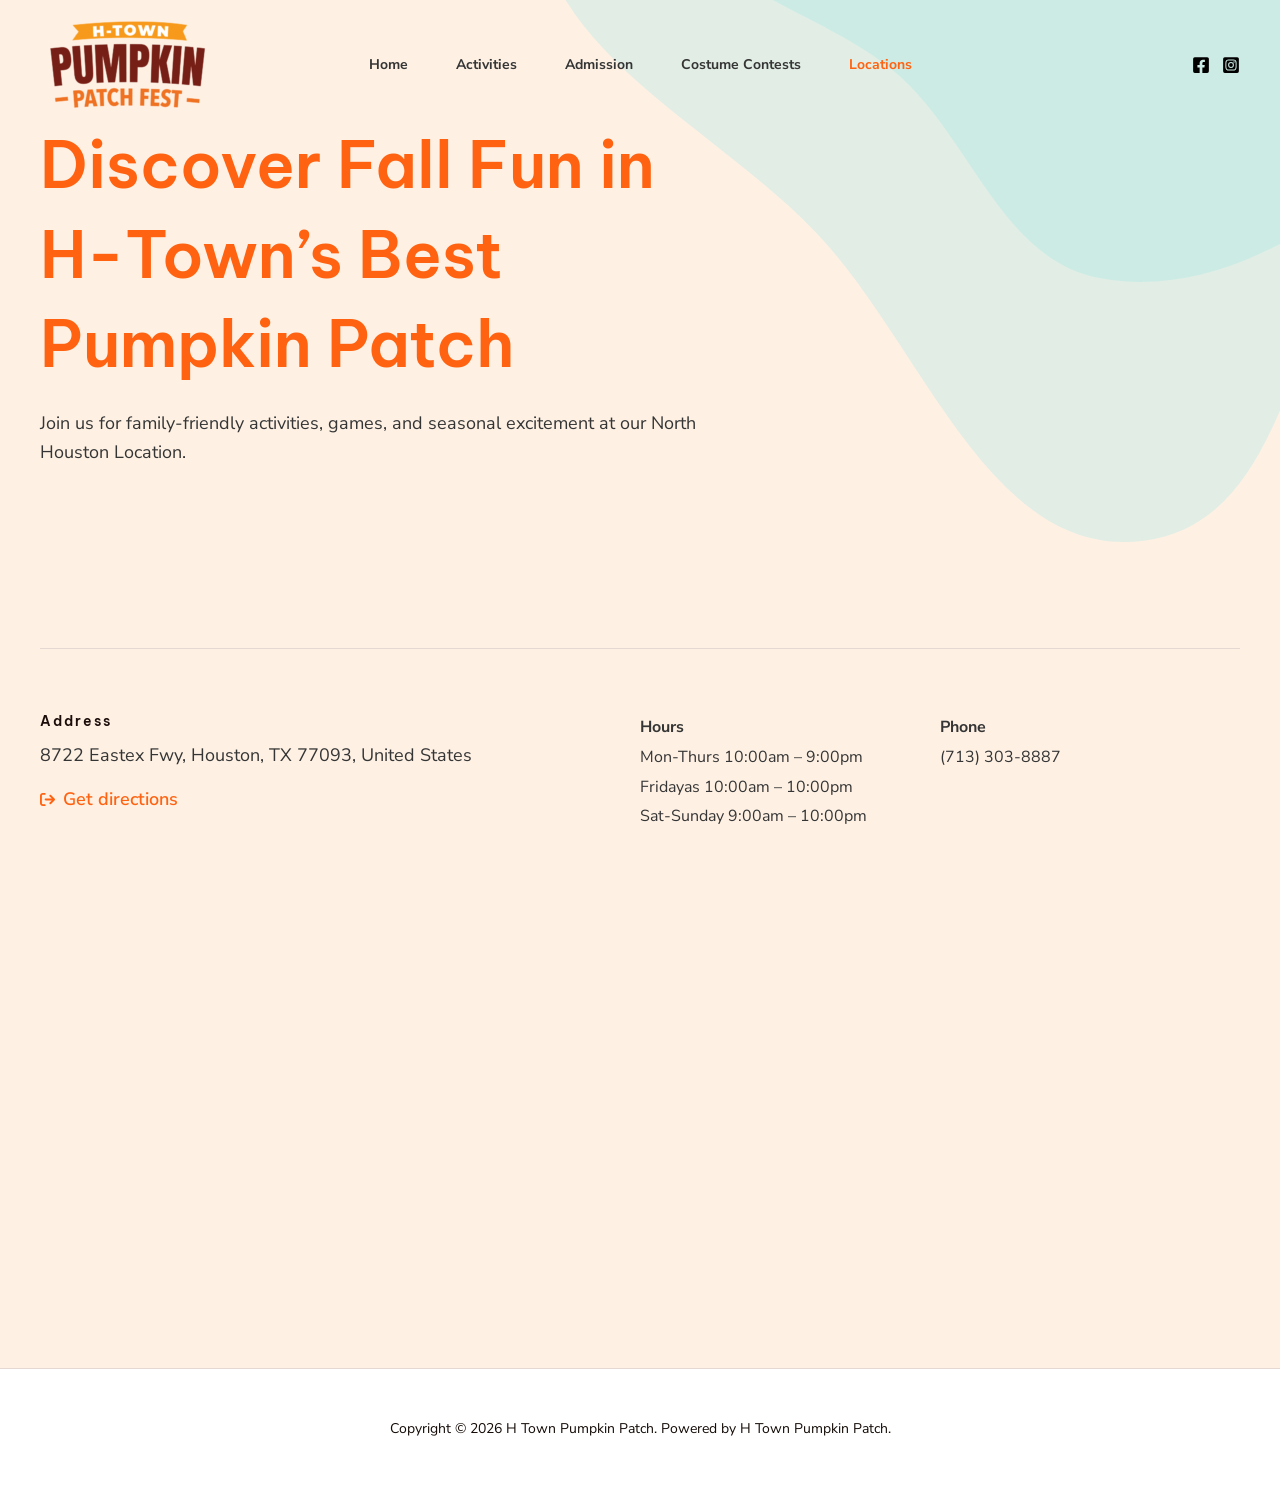
<file: locations.html>
<!DOCTYPE html>
<html lang="es">
<head>
<meta charset="UTF-8">
<meta name="viewport" content="width=device-width, initial-scale=1">
	<title>Locations &#8211; H Town Pumpkin Patch</title>
<meta name='robots' content='max-image-preview:large' />
<link rel='dns-prefetch' href='https://fonts.googleapis.com/' />
<link href='https://fonts.googleapis.com' rel='preconnect' />
<link href='https://fonts.gstatic.com' crossorigin='anonymous' rel='preconnect' />
<style id="wp-img-auto-sizes-contain-inline-css">
img:is([sizes=auto i],[sizes^="auto," i]){contain-intrinsic-size:3000px 1500px}
/*# sourceURL=wp-img-auto-sizes-contain-inline-css */
</style>
<link rel='stylesheet' id='astra-theme-css-css' href='wp-content/themes/astra/assets/css/minified/main.min.css' media='all' />
<style id="astra-theme-css-inline-css">
:root{--ast-post-nav-space:0;--ast-container-default-xlg-padding:6.67em;--ast-container-default-lg-padding:5.67em;--ast-container-default-slg-padding:4.34em;--ast-container-default-md-padding:3.34em;--ast-container-default-sm-padding:6.67em;--ast-container-default-xs-padding:2.4em;--ast-container-default-xxs-padding:1.4em;--ast-code-block-background:#EEEEEE;--ast-comment-inputs-background:#FAFAFA;--ast-normal-container-width:1200px;--ast-narrow-container-width:750px;--ast-blog-title-font-weight:normal;--ast-blog-meta-weight:inherit;--ast-global-color-primary:var(--ast-global-color-5);--ast-global-color-secondary:var(--ast-global-color-4);--ast-global-color-alternate-background:var(--ast-global-color-7);--ast-global-color-subtle-background:var(--ast-global-color-6);--ast-bg-style-guide:var( --ast-global-color-secondary,var(--ast-global-color-5) );--ast-shadow-style-guide:0px 0px 4px 0 #00000057;--ast-global-dark-bg-style:#fff;--ast-global-dark-lfs:#fbfbfb;--ast-widget-bg-color:#fafafa;--ast-wc-container-head-bg-color:#fbfbfb;--ast-title-layout-bg:#eeeeee;--ast-search-border-color:#e7e7e7;--ast-lifter-hover-bg:#e6e6e6;--ast-gallery-block-color:#000;--srfm-color-input-label:var(--ast-global-color-2);}html{font-size:112.5%;}a,.page-title{color:var(--ast-global-color-0);}a:hover,a:focus{color:var(--ast-global-color-2);}body,button,input,select,textarea,.ast-button,.ast-custom-button{font-family:'Nunito Sans',sans-serif;font-weight:400;font-size:18px;font-size:1rem;line-height:var(--ast-body-line-height,1.65em);}blockquote{color:var(--ast-global-color-3);}p,.entry-content p{margin-bottom:1em;}h1,h2,h3,h4,h5,h6,.entry-content :where(h1,h2,h3,h4,h5,h6),.site-title,.site-title a{font-family:'Be Vietnam Pro',sans-serif;font-weight:600;line-height:1.2em;}.site-title{font-size:35px;font-size:1.9444444444444rem;display:none;}header .custom-logo-link img{max-width:175px;width:175px;}.astra-logo-svg{width:175px;}.site-header .site-description{font-size:15px;font-size:0.83333333333333rem;display:none;}.entry-title{font-size:30px;font-size:1.6666666666667rem;}.archive .ast-article-post .ast-article-inner,.blog .ast-article-post .ast-article-inner,.archive .ast-article-post .ast-article-inner:hover,.blog .ast-article-post .ast-article-inner:hover{overflow:hidden;}h1,.entry-content :where(h1){font-size:64px;font-size:3.5555555555556rem;font-weight:600;font-family:'Be Vietnam Pro',sans-serif;line-height:1.4em;}h2,.entry-content :where(h2){font-size:48px;font-size:2.6666666666667rem;font-weight:600;font-family:'Be Vietnam Pro',sans-serif;line-height:1.3em;}h3,.entry-content :where(h3){font-size:32px;font-size:1.7777777777778rem;font-weight:600;font-family:'Be Vietnam Pro',sans-serif;line-height:1.3em;}h4,.entry-content :where(h4){font-size:24px;font-size:1.3333333333333rem;line-height:1.2em;font-weight:600;font-family:'Be Vietnam Pro',sans-serif;}h5,.entry-content :where(h5){font-size:20px;font-size:1.1111111111111rem;line-height:1.2em;font-weight:600;font-family:'Be Vietnam Pro',sans-serif;}h6,.entry-content :where(h6){font-size:14px;font-size:0.77777777777778rem;line-height:1.25em;font-weight:600;font-family:'Be Vietnam Pro',sans-serif;}::selection{background-color:var(--ast-global-color-0);color:#000000;}body,h1,h2,h3,h4,h5,h6,.entry-title a,.entry-content :where(h1,h2,h3,h4,h5,h6){color:var(--ast-global-color-3);}.tagcloud a:hover,.tagcloud a:focus,.tagcloud a.current-item{color:#000000;border-color:var(--ast-global-color-0);background-color:var(--ast-global-color-0);}input:focus,input[type="text"]:focus,input[type="email"]:focus,input[type="url"]:focus,input[type="password"]:focus,input[type="reset"]:focus,input[type="search"]:focus,textarea:focus{border-color:var(--ast-global-color-0);}input[type="radio"]:checked,input[type=reset],input[type="checkbox"]:checked,input[type="checkbox"]:hover:checked,input[type="checkbox"]:focus:checked,input[type=range]::-webkit-slider-thumb{border-color:var(--ast-global-color-0);background-color:var(--ast-global-color-0);box-shadow:none;}.site-footer a:hover + .post-count,.site-footer a:focus + .post-count{background:var(--ast-global-color-0);border-color:var(--ast-global-color-0);}.single .nav-links .nav-previous,.single .nav-links .nav-next{color:var(--ast-global-color-0);}.entry-meta,.entry-meta *{line-height:1.45;color:var(--ast-global-color-0);}.entry-meta a:not(.ast-button):hover,.entry-meta a:not(.ast-button):hover *,.entry-meta a:not(.ast-button):focus,.entry-meta a:not(.ast-button):focus *,.page-links > .page-link,.page-links .page-link:hover,.post-navigation a:hover{color:var(--ast-global-color-2);}#cat option,.secondary .calendar_wrap thead a,.secondary .calendar_wrap thead a:visited{color:var(--ast-global-color-0);}.secondary .calendar_wrap #today,.ast-progress-val span{background:var(--ast-global-color-0);}.secondary a:hover + .post-count,.secondary a:focus + .post-count{background:var(--ast-global-color-0);border-color:var(--ast-global-color-0);}.calendar_wrap #today > a{color:#000000;}.page-links .page-link,.single .post-navigation a{color:var(--ast-global-color-0);}.ast-search-menu-icon .search-form button.search-submit{padding:0 4px;}.ast-search-menu-icon form.search-form{padding-right:0;}.ast-header-search .ast-search-menu-icon.ast-dropdown-active .search-form,.ast-header-search .ast-search-menu-icon.ast-dropdown-active .search-field:focus{transition:all 0.2s;}.search-form input.search-field:focus{outline:none;}.ast-mobile-header-content .ast-builder-layout-element:not(.ast-builder-menu):not(.ast-header-divider-element),.ast-mobile-popup-content .ast-builder-layout-element:not(.ast-builder-menu):not(.ast-header-divider-element){padding:15px 20px;}.ast-archive-title{color:var(--ast-global-color-2);}.wp-block-latest-posts > li > a{color:var(--ast-global-color-2);}.widget-title,.widget .wp-block-heading{font-size:25px;font-size:1.3888888888889rem;color:var(--ast-global-color-2);}.ast-single-post .entry-content a,.ast-comment-content a:not(.ast-comment-edit-reply-wrap a){text-decoration:underline;}.ast-single-post .wp-block-button .wp-block-button__link,.ast-single-post .entry-content .uagb-tab a,.ast-single-post .entry-content .uagb-ifb-cta a,.ast-single-post .entry-content .wp-block-uagb-buttons a,.ast-single-post .entry-content .uabb-module-content a,.ast-single-post .entry-content .uagb-post-grid a,.ast-single-post .entry-content .uagb-timeline a,.ast-single-post .entry-content .uagb-toc__wrap a,.ast-single-post .entry-content .uagb-taxomony-box a,.entry-content .wp-block-latest-posts > li > a,.ast-single-post .entry-content .wp-block-file__button,a.ast-post-filter-single,.ast-single-post .wp-block-buttons .wp-block-button.is-style-outline .wp-block-button__link,.ast-single-post .ast-comment-content .comment-reply-link,.ast-single-post .ast-comment-content .comment-edit-link{text-decoration:none;}.ast-search-menu-icon.slide-search a:focus-visible:focus-visible,.astra-search-icon:focus-visible,#close:focus-visible,a:focus-visible,.ast-menu-toggle:focus-visible,.site .skip-link:focus-visible,.wp-block-loginout input:focus-visible,.wp-block-search.wp-block-search__button-inside .wp-block-search__inside-wrapper,.ast-header-navigation-arrow:focus-visible,.ast-orders-table__row .ast-orders-table__cell:focus-visible,a#ast-apply-coupon:focus-visible,#ast-apply-coupon:focus-visible,#close:focus-visible,.button.search-submit:focus-visible,#search_submit:focus,.normal-search:focus-visible,.ast-header-account-wrap:focus-visible,.astra-cart-drawer-close:focus,.ast-single-variation:focus,.ast-button:focus,.ast-builder-button-wrap:has(.ast-custom-button-link:focus),.ast-builder-button-wrap .ast-custom-button-link:focus{outline-style:dotted;outline-color:inherit;outline-width:thin;}input:focus,input[type="text"]:focus,input[type="email"]:focus,input[type="url"]:focus,input[type="password"]:focus,input[type="reset"]:focus,input[type="search"]:focus,input[type="number"]:focus,textarea:focus,.wp-block-search__input:focus,[data-section="section-header-mobile-trigger"] .ast-button-wrap .ast-mobile-menu-trigger-minimal:focus,.ast-mobile-popup-drawer.active .menu-toggle-close:focus,#ast-scroll-top:focus,#coupon_code:focus,#ast-coupon-code:focus{border-style:dotted;border-color:inherit;border-width:thin;}input{outline:none;}.ast-logo-title-inline .site-logo-img{padding-right:1em;}.site-logo-img img{ transition:all 0.2s linear;}body .ast-oembed-container *{position:absolute;top:0;width:100%;height:100%;left:0;}body .wp-block-embed-pocket-casts .ast-oembed-container *{position:unset;}.ast-single-post-featured-section + article {margin-top: 2em;}.site-content .ast-single-post-featured-section img {width: 100%;overflow: hidden;object-fit: cover;}.site > .ast-single-related-posts-container {margin-top: 0;}@media (min-width: 922px) {.ast-desktop .ast-container--narrow {max-width: var(--ast-narrow-container-width);margin: 0 auto;}}.ast-page-builder-template .hentry {margin: 0;}.ast-page-builder-template .site-content > .ast-container {max-width: 100%;padding: 0;}.ast-page-builder-template .site .site-content #primary {padding: 0;margin: 0;}.ast-page-builder-template .no-results {text-align: center;margin: 4em auto;}.ast-page-builder-template .ast-pagination {padding: 2em;}.ast-page-builder-template .entry-header.ast-no-title.ast-no-thumbnail {margin-top: 0;}.ast-page-builder-template .entry-header.ast-header-without-markup {margin-top: 0;margin-bottom: 0;}.ast-page-builder-template .entry-header.ast-no-title.ast-no-meta {margin-bottom: 0;}.ast-page-builder-template.single .post-navigation {padding-bottom: 2em;}.ast-page-builder-template.single-post .site-content > .ast-container {max-width: 100%;}.ast-page-builder-template .entry-header {margin-top: 4em;margin-left: auto;margin-right: auto;padding-left: 20px;padding-right: 20px;}.single.ast-page-builder-template .entry-header {padding-left: 20px;padding-right: 20px;}.ast-page-builder-template .ast-archive-description {margin: 4em auto 0;padding-left: 20px;padding-right: 20px;}@media (max-width:921.99px){#ast-desktop-header{display:none;}}@media (min-width:922px){#ast-mobile-header{display:none;}}.wp-block-buttons.aligncenter{justify-content:center;}@media (max-width:921px){.ast-theme-transparent-header #primary,.ast-theme-transparent-header #secondary{padding:0;}}@media (max-width:921px){.ast-plain-container.ast-no-sidebar #primary{padding:0;}}.ast-plain-container.ast-no-sidebar #primary{margin-top:0;margin-bottom:0;}.wp-block-button.is-style-outline .wp-block-button__link{border-color:var(--ast-global-color-2);}div.wp-block-button.is-style-outline > .wp-block-button__link:not(.has-text-color),div.wp-block-button.wp-block-button__link.is-style-outline:not(.has-text-color){color:var(--ast-global-color-2);}.wp-block-button.is-style-outline .wp-block-button__link:hover,.wp-block-buttons .wp-block-button.is-style-outline .wp-block-button__link:focus,.wp-block-buttons .wp-block-button.is-style-outline > .wp-block-button__link:not(.has-text-color):hover,.wp-block-buttons .wp-block-button.wp-block-button__link.is-style-outline:not(.has-text-color):hover{color:#ffffff;background-color:var(--ast-global-color-0);border-color:var(--ast-global-color-0);}.post-page-numbers.current .page-link,.ast-pagination .page-numbers.current{color:#000000;border-color:var(--ast-global-color-0);background-color:var(--ast-global-color-0);}.wp-block-buttons .wp-block-button.is-style-outline .wp-block-button__link.wp-element-button,.ast-outline-button,.wp-block-uagb-buttons-child .uagb-buttons-repeater.ast-outline-button{border-color:var(--ast-global-color-2);border-top-width:1px;border-right-width:1px;border-bottom-width:1px;border-left-width:1px;font-family:'Nunito Sans',sans-serif;font-weight:700;font-size:18px;font-size:1rem;line-height:1em;padding-top:20px;padding-right:40px;padding-bottom:20px;padding-left:40px;border-top-left-radius:30px;border-top-right-radius:30px;border-bottom-right-radius:30px;border-bottom-left-radius:30px;}.wp-block-buttons .wp-block-button.is-style-outline > .wp-block-button__link:not(.has-text-color),.wp-block-buttons .wp-block-button.wp-block-button__link.is-style-outline:not(.has-text-color),.ast-outline-button{color:var(--ast-global-color-2);}.wp-block-button.is-style-outline .wp-block-button__link:hover,.wp-block-buttons .wp-block-button.is-style-outline .wp-block-button__link:focus,.wp-block-buttons .wp-block-button.is-style-outline > .wp-block-button__link:not(.has-text-color):hover,.wp-block-buttons .wp-block-button.wp-block-button__link.is-style-outline:not(.has-text-color):hover,.ast-outline-button:hover,.ast-outline-button:focus,.wp-block-uagb-buttons-child .uagb-buttons-repeater.ast-outline-button:hover,.wp-block-uagb-buttons-child .uagb-buttons-repeater.ast-outline-button:focus{color:#ffffff;background-color:var(--ast-global-color-0);border-color:var(--ast-global-color-0);}.wp-block-button .wp-block-button__link.wp-element-button.is-style-outline:not(.has-background),.wp-block-button.is-style-outline>.wp-block-button__link.wp-element-button:not(.has-background),.ast-outline-button{background-color:transparent;}@media (max-width:921px){.wp-block-buttons .wp-block-button.is-style-outline .wp-block-button__link.wp-element-button,.ast-outline-button,.wp-block-uagb-buttons-child .uagb-buttons-repeater.ast-outline-button{font-size:16px;font-size:0.88888888888889rem;padding-top:20px;padding-right:40px;padding-bottom:20px;padding-left:40px;border-top-left-radius:30px;border-top-right-radius:30px;border-bottom-right-radius:30px;border-bottom-left-radius:30px;}}@media (max-width:544px){.wp-block-buttons .wp-block-button.is-style-outline .wp-block-button__link.wp-element-button,.ast-outline-button,.wp-block-uagb-buttons-child .uagb-buttons-repeater.ast-outline-button{font-size:14px;font-size:0.77777777777778rem;padding-top:20px;padding-right:40px;padding-bottom:20px;padding-left:40px;border-top-left-radius:30px;border-top-right-radius:30px;border-bottom-right-radius:30px;border-bottom-left-radius:30px;}}.entry-content[data-ast-blocks-layout] > figure{margin-bottom:1em;}h1.widget-title{font-weight:600;}h2.widget-title{font-weight:600;}h3.widget-title{font-weight:600;}@media (max-width:921px){.ast-left-sidebar #content > .ast-container{display:flex;flex-direction:column-reverse;width:100%;}.ast-separate-container .ast-article-post,.ast-separate-container .ast-article-single{padding:1.5em 2.14em;}.ast-author-box img.avatar{margin:20px 0 0 0;}}@media (min-width:922px){.ast-separate-container.ast-right-sidebar #primary,.ast-separate-container.ast-left-sidebar #primary{border:0;}.search-no-results.ast-separate-container #primary{margin-bottom:4em;}}.wp-block-button .wp-block-button__link{color:#ffffff;}.wp-block-button .wp-block-button__link:hover,.wp-block-button .wp-block-button__link:focus{color:#ffffff;background-color:var(--ast-global-color-0);border-color:var(--ast-global-color-0);}.wp-block-button .wp-block-button__link,.wp-block-search .wp-block-search__button,body .wp-block-file .wp-block-file__button{border-style:solid;border-top-width:0px;border-right-width:0px;border-left-width:0px;border-bottom-width:0px;border-color:var(--ast-global-color-2);background-color:var(--ast-global-color-2);color:#ffffff;font-family:'Nunito Sans',sans-serif;font-weight:700;line-height:1em;font-size:18px;font-size:1rem;border-top-left-radius:30px;border-top-right-radius:30px;border-bottom-right-radius:30px;border-bottom-left-radius:30px;padding-top:20px;padding-right:40px;padding-bottom:20px;padding-left:40px;}@media (max-width:921px){.wp-block-button .wp-block-button__link,.wp-block-search .wp-block-search__button,body .wp-block-file .wp-block-file__button{font-size:16px;font-size:0.88888888888889rem;padding-top:14px;padding-right:28px;padding-bottom:14px;padding-left:28px;border-top-left-radius:30px;border-top-right-radius:30px;border-bottom-right-radius:30px;border-bottom-left-radius:30px;}}@media (max-width:544px){.wp-block-button .wp-block-button__link,.wp-block-search .wp-block-search__button,body .wp-block-file .wp-block-file__button{font-size:14px;font-size:0.77777777777778rem;padding-top:12px;padding-right:24px;padding-bottom:12px;padding-left:24px;border-top-left-radius:30px;border-top-right-radius:30px;border-bottom-right-radius:30px;border-bottom-left-radius:30px;}}.menu-toggle,button,.ast-button,.ast-custom-button,.button,input#submit,input[type="button"],input[type="submit"],input[type="reset"],form[CLASS*="wp-block-search__"].wp-block-search .wp-block-search__inside-wrapper .wp-block-search__button,body .wp-block-file .wp-block-file__button{border-style:solid;border-top-width:0px;border-right-width:0px;border-left-width:0px;border-bottom-width:0px;color:#ffffff;border-color:var(--ast-global-color-2);background-color:var(--ast-global-color-2);padding-top:20px;padding-right:40px;padding-bottom:20px;padding-left:40px;font-family:'Nunito Sans',sans-serif;font-weight:700;font-size:18px;font-size:1rem;line-height:1em;border-top-left-radius:30px;border-top-right-radius:30px;border-bottom-right-radius:30px;border-bottom-left-radius:30px;}button:focus,.menu-toggle:hover,button:hover,.ast-button:hover,.ast-custom-button:hover .button:hover,.ast-custom-button:hover ,input[type=reset]:hover,input[type=reset]:focus,input#submit:hover,input#submit:focus,input[type="button"]:hover,input[type="button"]:focus,input[type="submit"]:hover,input[type="submit"]:focus,form[CLASS*="wp-block-search__"].wp-block-search .wp-block-search__inside-wrapper .wp-block-search__button:hover,form[CLASS*="wp-block-search__"].wp-block-search .wp-block-search__inside-wrapper .wp-block-search__button:focus,body .wp-block-file .wp-block-file__button:hover,body .wp-block-file .wp-block-file__button:focus{color:#ffffff;background-color:var(--ast-global-color-0);border-color:var(--ast-global-color-0);}@media (max-width:921px){.menu-toggle,button,.ast-button,.ast-custom-button,.button,input#submit,input[type="button"],input[type="submit"],input[type="reset"],form[CLASS*="wp-block-search__"].wp-block-search .wp-block-search__inside-wrapper .wp-block-search__button,body .wp-block-file .wp-block-file__button{padding-top:14px;padding-right:28px;padding-bottom:14px;padding-left:28px;font-size:16px;font-size:0.88888888888889rem;border-top-left-radius:30px;border-top-right-radius:30px;border-bottom-right-radius:30px;border-bottom-left-radius:30px;}}@media (max-width:544px){.menu-toggle,button,.ast-button,.ast-custom-button,.button,input#submit,input[type="button"],input[type="submit"],input[type="reset"],form[CLASS*="wp-block-search__"].wp-block-search .wp-block-search__inside-wrapper .wp-block-search__button,body .wp-block-file .wp-block-file__button{padding-top:12px;padding-right:24px;padding-bottom:12px;padding-left:24px;font-size:14px;font-size:0.77777777777778rem;border-top-left-radius:30px;border-top-right-radius:30px;border-bottom-right-radius:30px;border-bottom-left-radius:30px;}}@media (max-width:921px){.menu-toggle,button,.ast-button,.button,input#submit,input[type="button"],input[type="submit"],input[type="reset"]{font-size:16px;font-size:0.88888888888889rem;}.ast-mobile-header-stack .main-header-bar .ast-search-menu-icon{display:inline-block;}.ast-header-break-point.ast-header-custom-item-outside .ast-mobile-header-stack .main-header-bar .ast-search-icon{margin:0;}.ast-comment-avatar-wrap img{max-width:2.5em;}.ast-comment-meta{padding:0 1.8888em 1.3333em;}.ast-separate-container .ast-comment-list li.depth-1{padding:1.5em 2.14em;}.ast-separate-container .comment-respond{padding:2em 2.14em;}}@media (min-width:544px){.ast-container{max-width:100%;}}@media (max-width:544px){.ast-separate-container .ast-article-post,.ast-separate-container .ast-article-single,.ast-separate-container .comments-title,.ast-separate-container .ast-archive-description{padding:1.5em 1em;}.ast-separate-container #content .ast-container{padding-left:0.54em;padding-right:0.54em;}.ast-separate-container .ast-comment-list .bypostauthor{padding:.5em;}.ast-search-menu-icon.ast-dropdown-active .search-field{width:170px;}.menu-toggle,button,.ast-button,.button,input#submit,input[type="button"],input[type="submit"],input[type="reset"]{font-size:14px;font-size:0.77777777777778rem;}} #ast-mobile-header .ast-site-header-cart-li a{pointer-events:none;}body,.ast-separate-container{background-color:var(--ast-global-color-4);background-image:none;}@media (max-width:921px){.widget-title{font-size:22px;font-size:1.375rem;}body,button,input,select,textarea,.ast-button,.ast-custom-button{font-size:16px;font-size:0.88888888888889rem;}#secondary,#secondary button,#secondary input,#secondary select,#secondary textarea{font-size:16px;font-size:0.88888888888889rem;}.site-title{display:none;}.site-header .site-description{display:none;}h1,.entry-content :where(h1){font-size:40px;}h2,.entry-content :where(h2){font-size:32px;}h3,.entry-content :where(h3){font-size:28px;}h4,.entry-content :where(h4){font-size:22px;font-size:1.2222222222222rem;}h5,.entry-content :where(h5){font-size:18px;font-size:1rem;}h6,.entry-content :where(h6){font-size:13px;font-size:0.72222222222222rem;}}@media (max-width:544px){.widget-title{font-size:20px;font-size:1.4285714285714rem;}body,button,input,select,textarea,.ast-button,.ast-custom-button{font-size:14px;font-size:0.77777777777778rem;}#secondary,#secondary button,#secondary input,#secondary select,#secondary textarea{font-size:14px;font-size:0.77777777777778rem;}.site-title{display:none;}.site-header .site-description{display:none;}h1,.entry-content :where(h1){font-size:32px;}h2,.entry-content :where(h2){font-size:28px;}h3,.entry-content :where(h3){font-size:24px;}h4,.entry-content :where(h4){font-size:20px;font-size:1.1111111111111rem;}h5,.entry-content :where(h5){font-size:16px;font-size:0.88888888888889rem;}h6,.entry-content :where(h6){font-size:12px;font-size:0.66666666666667rem;}}@media (max-width:544px){html{font-size:112.5%;}}@media (min-width:922px){.ast-container{max-width:1240px;}}@media (min-width:922px){.site-content .ast-container{display:flex;}}@media (max-width:921px){.site-content .ast-container{flex-direction:column;}}@media (min-width:922px){.main-header-menu .sub-menu .menu-item.ast-left-align-sub-menu:hover > .sub-menu,.main-header-menu .sub-menu .menu-item.ast-left-align-sub-menu.focus > .sub-menu{margin-left:-0px;}}.ast-theme-transparent-header [CLASS*="ast-header-button-"] .ast-custom-button{color:var(--ast-global-color-2);background:var(--ast-global-color-5);}.ast-theme-transparent-header [CLASS*="ast-header-button-"] .ast-custom-button:hover{color:var(--ast-global-color-5);background:var(--ast-global-color-0);}.ast-theme-transparent-header [data-section="section-header-mobile-trigger"] .ast-button-wrap .ast-mobile-menu-trigger-minimal{background:transparent;}.site .comments-area{padding-bottom:3em;}.wp-block-file {display: flex;align-items: center;flex-wrap: wrap;justify-content: space-between;}.wp-block-pullquote {border: none;}.wp-block-pullquote blockquote::before {content: "\201D";font-family: "Helvetica",sans-serif;display: flex;transform: rotate( 180deg );font-size: 6rem;font-style: normal;line-height: 1;font-weight: bold;align-items: center;justify-content: center;}.has-text-align-right > blockquote::before {justify-content: flex-start;}.has-text-align-left > blockquote::before {justify-content: flex-end;}figure.wp-block-pullquote.is-style-solid-color blockquote {max-width: 100%;text-align: inherit;}:root {--wp--custom--ast-default-block-top-padding: 3em;--wp--custom--ast-default-block-right-padding: 3em;--wp--custom--ast-default-block-bottom-padding: 3em;--wp--custom--ast-default-block-left-padding: 3em;--wp--custom--ast-container-width: 1200px;--wp--custom--ast-content-width-size: 1200px;--wp--custom--ast-wide-width-size: calc(1200px + var(--wp--custom--ast-default-block-left-padding) + var(--wp--custom--ast-default-block-right-padding));}.ast-narrow-container {--wp--custom--ast-content-width-size: 750px;--wp--custom--ast-wide-width-size: 750px;}@media(max-width: 921px) {:root {--wp--custom--ast-default-block-top-padding: 3em;--wp--custom--ast-default-block-right-padding: 2em;--wp--custom--ast-default-block-bottom-padding: 3em;--wp--custom--ast-default-block-left-padding: 2em;}}@media(max-width: 544px) {:root {--wp--custom--ast-default-block-top-padding: 3em;--wp--custom--ast-default-block-right-padding: 1.5em;--wp--custom--ast-default-block-bottom-padding: 3em;--wp--custom--ast-default-block-left-padding: 1.5em;}}.entry-content > .wp-block-group,.entry-content > .wp-block-cover,.entry-content > .wp-block-columns {padding-top: var(--wp--custom--ast-default-block-top-padding);padding-right: var(--wp--custom--ast-default-block-right-padding);padding-bottom: var(--wp--custom--ast-default-block-bottom-padding);padding-left: var(--wp--custom--ast-default-block-left-padding);}.ast-plain-container.ast-no-sidebar .entry-content > .alignfull,.ast-page-builder-template .ast-no-sidebar .entry-content > .alignfull {margin-left: calc( -50vw + 50%);margin-right: calc( -50vw + 50%);max-width: 100vw;width: 100vw;}.ast-plain-container.ast-no-sidebar .entry-content .alignfull .alignfull,.ast-page-builder-template.ast-no-sidebar .entry-content .alignfull .alignfull,.ast-plain-container.ast-no-sidebar .entry-content .alignfull .alignwide,.ast-page-builder-template.ast-no-sidebar .entry-content .alignfull .alignwide,.ast-plain-container.ast-no-sidebar .entry-content .alignwide .alignfull,.ast-page-builder-template.ast-no-sidebar .entry-content .alignwide .alignfull,.ast-plain-container.ast-no-sidebar .entry-content .alignwide .alignwide,.ast-page-builder-template.ast-no-sidebar .entry-content .alignwide .alignwide,.ast-plain-container.ast-no-sidebar .entry-content .wp-block-column .alignfull,.ast-page-builder-template.ast-no-sidebar .entry-content .wp-block-column .alignfull,.ast-plain-container.ast-no-sidebar .entry-content .wp-block-column .alignwide,.ast-page-builder-template.ast-no-sidebar .entry-content .wp-block-column .alignwide {margin-left: auto;margin-right: auto;width: 100%;}[data-ast-blocks-layout] .wp-block-separator:not(.is-style-dots) {height: 0;}[data-ast-blocks-layout] .wp-block-separator {margin: 20px auto;}[data-ast-blocks-layout] .wp-block-separator:not(.is-style-wide):not(.is-style-dots) {max-width: 100px;}[data-ast-blocks-layout] .wp-block-separator.has-background {padding: 0;}.entry-content[data-ast-blocks-layout] > * {max-width: var(--wp--custom--ast-content-width-size);margin-left: auto;margin-right: auto;}.entry-content[data-ast-blocks-layout] > .alignwide {max-width: var(--wp--custom--ast-wide-width-size);}.entry-content[data-ast-blocks-layout] .alignfull {max-width: none;}.entry-content .wp-block-columns {margin-bottom: 0;}blockquote {margin: 1.5em;border-color: rgba(0,0,0,0.05);}.wp-block-quote:not(.has-text-align-right):not(.has-text-align-center) {border-left: 5px solid rgba(0,0,0,0.05);}.has-text-align-right > blockquote,blockquote.has-text-align-right {border-right: 5px solid rgba(0,0,0,0.05);}.has-text-align-left > blockquote,blockquote.has-text-align-left {border-left: 5px solid rgba(0,0,0,0.05);}.wp-block-site-tagline,.wp-block-latest-posts .read-more {margin-top: 15px;}.wp-block-loginout p label {display: block;}.wp-block-loginout p:not(.login-remember):not(.login-submit) input {width: 100%;}.wp-block-loginout input:focus {border-color: transparent;}.wp-block-loginout input:focus {outline: thin dotted;}.entry-content .wp-block-media-text .wp-block-media-text__content {padding: 0 0 0 8%;}.entry-content .wp-block-media-text.has-media-on-the-right .wp-block-media-text__content {padding: 0 8% 0 0;}.entry-content .wp-block-media-text.has-background .wp-block-media-text__content {padding: 8%;}.entry-content .wp-block-cover:not([class*="background-color"]):not(.has-text-color.has-link-color) .wp-block-cover__inner-container,.entry-content .wp-block-cover:not([class*="background-color"]) .wp-block-cover-image-text,.entry-content .wp-block-cover:not([class*="background-color"]) .wp-block-cover-text,.entry-content .wp-block-cover-image:not([class*="background-color"]) .wp-block-cover__inner-container,.entry-content .wp-block-cover-image:not([class*="background-color"]) .wp-block-cover-image-text,.entry-content .wp-block-cover-image:not([class*="background-color"]) .wp-block-cover-text {color: var(--ast-global-color-primary,var(--ast-global-color-5));}.wp-block-loginout .login-remember input {width: 1.1rem;height: 1.1rem;margin: 0 5px 4px 0;vertical-align: middle;}.wp-block-latest-posts > li > *:first-child,.wp-block-latest-posts:not(.is-grid) > li:first-child {margin-top: 0;}.entry-content > .wp-block-buttons,.entry-content > .wp-block-uagb-buttons {margin-bottom: 1.5em;}.wp-block-search__inside-wrapper .wp-block-search__input {padding: 0 10px;color: var(--ast-global-color-3);background: var(--ast-global-color-primary,var(--ast-global-color-5));border-color: var(--ast-border-color);}.wp-block-latest-posts .read-more {margin-bottom: 1.5em;}.wp-block-search__no-button .wp-block-search__inside-wrapper .wp-block-search__input {padding-top: 5px;padding-bottom: 5px;}.wp-block-latest-posts .wp-block-latest-posts__post-date,.wp-block-latest-posts .wp-block-latest-posts__post-author {font-size: 1rem;}.wp-block-latest-posts > li > *,.wp-block-latest-posts:not(.is-grid) > li {margin-top: 12px;margin-bottom: 12px;}.ast-page-builder-template .entry-content[data-ast-blocks-layout] > .alignwide:where(:not(.uagb-is-root-container):not(.spectra-is-root-container)) > * {max-width: var(--wp--custom--ast-wide-width-size);}.ast-page-builder-template .entry-content[data-ast-blocks-layout] > .inherit-container-width > *,.ast-page-builder-template .entry-content[data-ast-blocks-layout] > *:not(.wp-block-group):where(:not(.uagb-is-root-container):not(.spectra-is-root-container)) > *,.entry-content[data-ast-blocks-layout] > .wp-block-cover .wp-block-cover__inner-container {max-width: var(--wp--custom--ast-content-width-size) ;margin-left: auto;margin-right: auto;}.ast-page-builder-template .entry-content[data-ast-blocks-layout] > *,.ast-page-builder-template .entry-content[data-ast-blocks-layout] > .alignfull:where(:not(.wp-block-group):not(.uagb-is-root-container):not(.spectra-is-root-container)) > * {max-width: none;}.entry-content[data-ast-blocks-layout] .wp-block-cover:not(.alignleft):not(.alignright) {width: auto;}@media(max-width: 1200px) {.ast-separate-container .entry-content > .alignfull,.ast-separate-container .entry-content[data-ast-blocks-layout] > .alignwide,.ast-plain-container .entry-content[data-ast-blocks-layout] > .alignwide,.ast-plain-container .entry-content .alignfull {margin-left: calc(-1 * min(var(--ast-container-default-xlg-padding),20px)) ;margin-right: calc(-1 * min(var(--ast-container-default-xlg-padding),20px));}}@media(min-width: 1201px) {.ast-separate-container .entry-content > .alignfull {margin-left: calc(-1 * var(--ast-container-default-xlg-padding) );margin-right: calc(-1 * var(--ast-container-default-xlg-padding) );}.ast-separate-container .entry-content[data-ast-blocks-layout] > .alignwide,.ast-plain-container .entry-content[data-ast-blocks-layout] > .alignwide {margin-left: calc(-1 * var(--wp--custom--ast-default-block-left-padding) );margin-right: calc(-1 * var(--wp--custom--ast-default-block-right-padding) );}}@media(min-width: 921px) {.ast-separate-container .entry-content .wp-block-group.alignwide:not(.inherit-container-width) > :where(:not(.alignleft):not(.alignright)),.ast-plain-container .entry-content .wp-block-group.alignwide:not(.inherit-container-width) > :where(:not(.alignleft):not(.alignright)) {max-width: calc( var(--wp--custom--ast-content-width-size) + 80px );}.ast-plain-container.ast-right-sidebar .entry-content[data-ast-blocks-layout] .alignfull,.ast-plain-container.ast-left-sidebar .entry-content[data-ast-blocks-layout] .alignfull {margin-left: -60px;margin-right: -60px;}}@media(min-width: 544px) {.entry-content > .alignleft {margin-right: 20px;}.entry-content > .alignright {margin-left: 20px;}}@media (max-width:544px){.wp-block-columns .wp-block-column:not(:last-child){margin-bottom:20px;}.wp-block-latest-posts{margin:0;}}@media( max-width: 600px ) {.entry-content .wp-block-media-text .wp-block-media-text__content,.entry-content .wp-block-media-text.has-media-on-the-right .wp-block-media-text__content {padding: 8% 0 0;}.entry-content .wp-block-media-text.has-background .wp-block-media-text__content {padding: 8%;}}.ast-page-builder-template .entry-header {padding-left: 0;}.ast-narrow-container .site-content .wp-block-uagb-image--align-full .wp-block-uagb-image__figure {max-width: 100%;margin-left: auto;margin-right: auto;}:root .has-ast-global-color-0-color{color:var(--ast-global-color-0);}:root .has-ast-global-color-0-background-color{background-color:var(--ast-global-color-0);}:root .wp-block-button .has-ast-global-color-0-color{color:var(--ast-global-color-0);}:root .wp-block-button .has-ast-global-color-0-background-color{background-color:var(--ast-global-color-0);}:root .has-ast-global-color-1-color{color:var(--ast-global-color-1);}:root .has-ast-global-color-1-background-color{background-color:var(--ast-global-color-1);}:root .wp-block-button .has-ast-global-color-1-color{color:var(--ast-global-color-1);}:root .wp-block-button .has-ast-global-color-1-background-color{background-color:var(--ast-global-color-1);}:root .has-ast-global-color-2-color{color:var(--ast-global-color-2);}:root .has-ast-global-color-2-background-color{background-color:var(--ast-global-color-2);}:root .wp-block-button .has-ast-global-color-2-color{color:var(--ast-global-color-2);}:root .wp-block-button .has-ast-global-color-2-background-color{background-color:var(--ast-global-color-2);}:root .has-ast-global-color-3-color{color:var(--ast-global-color-3);}:root .has-ast-global-color-3-background-color{background-color:var(--ast-global-color-3);}:root .wp-block-button .has-ast-global-color-3-color{color:var(--ast-global-color-3);}:root .wp-block-button .has-ast-global-color-3-background-color{background-color:var(--ast-global-color-3);}:root .has-ast-global-color-4-color{color:var(--ast-global-color-4);}:root .has-ast-global-color-4-background-color{background-color:var(--ast-global-color-4);}:root .wp-block-button .has-ast-global-color-4-color{color:var(--ast-global-color-4);}:root .wp-block-button .has-ast-global-color-4-background-color{background-color:var(--ast-global-color-4);}:root .has-ast-global-color-5-color{color:var(--ast-global-color-5);}:root .has-ast-global-color-5-background-color{background-color:var(--ast-global-color-5);}:root .wp-block-button .has-ast-global-color-5-color{color:var(--ast-global-color-5);}:root .wp-block-button .has-ast-global-color-5-background-color{background-color:var(--ast-global-color-5);}:root .has-ast-global-color-6-color{color:var(--ast-global-color-6);}:root .has-ast-global-color-6-background-color{background-color:var(--ast-global-color-6);}:root .wp-block-button .has-ast-global-color-6-color{color:var(--ast-global-color-6);}:root .wp-block-button .has-ast-global-color-6-background-color{background-color:var(--ast-global-color-6);}:root .has-ast-global-color-7-color{color:var(--ast-global-color-7);}:root .has-ast-global-color-7-background-color{background-color:var(--ast-global-color-7);}:root .wp-block-button .has-ast-global-color-7-color{color:var(--ast-global-color-7);}:root .wp-block-button .has-ast-global-color-7-background-color{background-color:var(--ast-global-color-7);}:root .has-ast-global-color-8-color{color:var(--ast-global-color-8);}:root .has-ast-global-color-8-background-color{background-color:var(--ast-global-color-8);}:root .wp-block-button .has-ast-global-color-8-color{color:var(--ast-global-color-8);}:root .wp-block-button .has-ast-global-color-8-background-color{background-color:var(--ast-global-color-8);}:root{--ast-global-color-0:#FF6210;--ast-global-color-1:#F15808;--ast-global-color-2:#1C0D0A;--ast-global-color-3:#353535;--ast-global-color-4:#FEF1E4;--ast-global-color-5:#FFFFFF;--ast-global-color-6:#E5D7D1;--ast-global-color-7:#140B06;--ast-global-color-8:#222222;}:root {--ast-border-color : #dddddd;}.ast-single-entry-banner {-js-display: flex;display: flex;flex-direction: column;justify-content: center;text-align: center;position: relative;background: var(--ast-title-layout-bg);}.ast-single-entry-banner[data-banner-layout="layout-1"] {max-width: 1200px;background: inherit;padding: 20px 0;}.ast-single-entry-banner[data-banner-width-type="custom"] {margin: 0 auto;width: 100%;}.ast-single-entry-banner + .site-content .entry-header {margin-bottom: 0;}.site .ast-author-avatar {--ast-author-avatar-size: ;}a.ast-underline-text {text-decoration: underline;}.ast-container > .ast-terms-link {position: relative;display: block;}a.ast-button.ast-badge-tax {padding: 4px 8px;border-radius: 3px;font-size: inherit;}header.entry-header{text-align:left;}header.entry-header .entry-title{font-size:30px;font-size:1.6666666666667rem;}header.entry-header > *:not(:last-child){margin-bottom:10px;}@media (max-width:921px){header.entry-header{text-align:left;}}@media (max-width:544px){header.entry-header{text-align:left;}}.ast-archive-entry-banner {-js-display: flex;display: flex;flex-direction: column;justify-content: center;text-align: center;position: relative;background: var(--ast-title-layout-bg);}.ast-archive-entry-banner[data-banner-width-type="custom"] {margin: 0 auto;width: 100%;}.ast-archive-entry-banner[data-banner-layout="layout-1"] {background: inherit;padding: 20px 0;text-align: left;}body.archive .ast-archive-description{max-width:1200px;width:100%;text-align:left;padding-top:3em;padding-right:3em;padding-bottom:3em;padding-left:3em;}body.archive .ast-archive-description .ast-archive-title,body.archive .ast-archive-description .ast-archive-title *{font-size:40px;font-size:2.2222222222222rem;}body.archive .ast-archive-description > *:not(:last-child){margin-bottom:10px;}@media (max-width:921px){body.archive .ast-archive-description{text-align:left;}}@media (max-width:544px){body.archive .ast-archive-description{text-align:left;}}.ast-theme-transparent-header #masthead .site-logo-img .transparent-custom-logo .astra-logo-svg{width:150px;}.ast-theme-transparent-header #masthead .site-logo-img .transparent-custom-logo img{ max-width:150px; width:150px;}@media (max-width:921px){.ast-theme-transparent-header #masthead .site-logo-img .transparent-custom-logo .astra-logo-svg{width:120px;}.ast-theme-transparent-header #masthead .site-logo-img .transparent-custom-logo img{ max-width:120px; width:120px;}}@media (max-width:543px){.ast-theme-transparent-header #masthead .site-logo-img .transparent-custom-logo .astra-logo-svg{width:100px;}.ast-theme-transparent-header #masthead .site-logo-img .transparent-custom-logo img{ max-width:100px; width:100px;}}@media (min-width:922px){.ast-theme-transparent-header #masthead{position:absolute;left:0;right:0;}.ast-theme-transparent-header .main-header-bar,.ast-theme-transparent-header.ast-header-break-point .main-header-bar{background:none;}body.elementor-editor-active.ast-theme-transparent-header #masthead,.fl-builder-edit .ast-theme-transparent-header #masthead,body.vc_editor.ast-theme-transparent-header #masthead,body.brz-ed.ast-theme-transparent-header #masthead{z-index:0;}.ast-header-break-point.ast-replace-site-logo-transparent.ast-theme-transparent-header .custom-mobile-logo-link{display:none;}.ast-header-break-point.ast-replace-site-logo-transparent.ast-theme-transparent-header .transparent-custom-logo{display:inline-block;}.ast-theme-transparent-header .ast-above-header,.ast-theme-transparent-header .ast-above-header.ast-above-header-bar{background-image:none;background-color:transparent;}.ast-theme-transparent-header .ast-below-header,.ast-theme-transparent-header .ast-below-header.ast-below-header-bar{background-image:none;background-color:transparent;}}.ast-theme-transparent-header .ast-builder-menu .main-header-menu,.ast-theme-transparent-header .ast-builder-menu .main-header-menu .menu-link,.ast-theme-transparent-header [CLASS*="ast-builder-menu-"] .main-header-menu .menu-item > .menu-link,.ast-theme-transparent-header .ast-masthead-custom-menu-items,.ast-theme-transparent-header .ast-masthead-custom-menu-items a,.ast-theme-transparent-header .ast-builder-menu .main-header-menu .menu-item > .ast-menu-toggle,.ast-theme-transparent-header .ast-builder-menu .main-header-menu .menu-item > .ast-menu-toggle,.ast-theme-transparent-header .ast-above-header-navigation a,.ast-header-break-point.ast-theme-transparent-header .ast-above-header-navigation a,.ast-header-break-point.ast-theme-transparent-header .ast-above-header-navigation > ul.ast-above-header-menu > .menu-item-has-children:not(.current-menu-item) > .ast-menu-toggle,.ast-theme-transparent-header .ast-below-header-menu,.ast-theme-transparent-header .ast-below-header-menu a,.ast-header-break-point.ast-theme-transparent-header .ast-below-header-menu a,.ast-header-break-point.ast-theme-transparent-header .ast-below-header-menu,.ast-theme-transparent-header .main-header-menu .menu-link{color:var(--ast-global-color-3);}.ast-theme-transparent-header .ast-builder-menu .main-header-menu .menu-item:hover > .menu-link,.ast-theme-transparent-header .ast-builder-menu .main-header-menu .menu-item:hover > .ast-menu-toggle,.ast-theme-transparent-header .ast-builder-menu .main-header-menu .ast-masthead-custom-menu-items a:hover,.ast-theme-transparent-header .ast-builder-menu .main-header-menu .focus > .menu-link,.ast-theme-transparent-header .ast-builder-menu .main-header-menu .focus > .ast-menu-toggle,.ast-theme-transparent-header .ast-builder-menu .main-header-menu .current-menu-item > .menu-link,.ast-theme-transparent-header .ast-builder-menu .main-header-menu .current-menu-ancestor > .menu-link,.ast-theme-transparent-header .ast-builder-menu .main-header-menu .current-menu-item > .ast-menu-toggle,.ast-theme-transparent-header .ast-builder-menu .main-header-menu .current-menu-ancestor > .ast-menu-toggle,.ast-theme-transparent-header [CLASS*="ast-builder-menu-"] .main-header-menu .current-menu-item > .menu-link,.ast-theme-transparent-header [CLASS*="ast-builder-menu-"] .main-header-menu .current-menu-ancestor > .menu-link,.ast-theme-transparent-header [CLASS*="ast-builder-menu-"] .main-header-menu .current-menu-item > .ast-menu-toggle,.ast-theme-transparent-header [CLASS*="ast-builder-menu-"] .main-header-menu .current-menu-ancestor > .ast-menu-toggle,.ast-theme-transparent-header .main-header-menu .menu-item:hover > .menu-link,.ast-theme-transparent-header .main-header-menu .current-menu-item > .menu-link,.ast-theme-transparent-header .main-header-menu .current-menu-ancestor > .menu-link{color:var(--ast-global-color-0);}.ast-theme-transparent-header .ast-builder-menu .main-header-menu .menu-item .sub-menu .menu-link,.ast-theme-transparent-header .main-header-menu .menu-item .sub-menu .menu-link{background-color:transparent;}@media (max-width:921px){.ast-theme-transparent-header #masthead{position:absolute;left:0;right:0;}.ast-theme-transparent-header .main-header-bar,.ast-theme-transparent-header.ast-header-break-point .main-header-bar{background:none;}body.elementor-editor-active.ast-theme-transparent-header #masthead,.fl-builder-edit .ast-theme-transparent-header #masthead,body.vc_editor.ast-theme-transparent-header #masthead,body.brz-ed.ast-theme-transparent-header #masthead{z-index:0;}.ast-header-break-point.ast-replace-site-logo-transparent.ast-theme-transparent-header .custom-mobile-logo-link{display:none;}.ast-header-break-point.ast-replace-site-logo-transparent.ast-theme-transparent-header .transparent-custom-logo{display:inline-block;}.ast-theme-transparent-header .ast-above-header,.ast-theme-transparent-header .ast-above-header.ast-above-header-bar{background-image:none;background-color:transparent;}.ast-theme-transparent-header .ast-below-header,.ast-theme-transparent-header .ast-below-header.ast-below-header-bar{background-image:none;background-color:transparent;}}.ast-theme-transparent-header #ast-desktop-header > .ast-main-header-wrap > .main-header-bar,.ast-theme-transparent-header.ast-header-break-point #ast-mobile-header > .ast-main-header-wrap > .main-header-bar{border-bottom-width:0px;border-bottom-style:solid;}.ast-breadcrumbs .trail-browse,.ast-breadcrumbs .trail-items,.ast-breadcrumbs .trail-items li{display:inline-block;margin:0;padding:0;border:none;background:inherit;text-indent:0;text-decoration:none;}.ast-breadcrumbs .trail-browse{font-size:inherit;font-style:inherit;font-weight:inherit;color:inherit;}.ast-breadcrumbs .trail-items{list-style:none;}.trail-items li::after{padding:0 0.3em;content:"\00bb";}.trail-items li:last-of-type::after{display:none;}h1,h2,h3,h4,h5,h6,.entry-content :where(h1,h2,h3,h4,h5,h6){color:var(--ast-global-color-2);}.entry-title a{color:var(--ast-global-color-2);}@media (max-width:921px){.ast-builder-grid-row-container.ast-builder-grid-row-tablet-3-firstrow .ast-builder-grid-row > *:first-child,.ast-builder-grid-row-container.ast-builder-grid-row-tablet-3-lastrow .ast-builder-grid-row > *:last-child{grid-column:1 / -1;}}@media (max-width:544px){.ast-builder-grid-row-container.ast-builder-grid-row-mobile-3-firstrow .ast-builder-grid-row > *:first-child,.ast-builder-grid-row-container.ast-builder-grid-row-mobile-3-lastrow .ast-builder-grid-row > *:last-child{grid-column:1 / -1;}}.ast-builder-layout-element[data-section="title_tagline"]{display:flex;}@media (max-width:921.99px){.ast-header-break-point .ast-builder-layout-element[data-section="title_tagline"]{display:flex;}}@media (max-width:544px){.ast-header-break-point .ast-builder-layout-element[data-section="title_tagline"]{display:flex;}}.ast-builder-menu-1{font-family:inherit;font-weight:700;}.ast-builder-menu-1 .menu-item > .menu-link{font-size:14px;font-size:0.77777777777778rem;padding-left:24px;padding-right:24px;}.ast-builder-menu-1 .sub-menu,.ast-builder-menu-1 .inline-on-mobile .sub-menu{border-top-width:2px;border-bottom-width:0px;border-right-width:0px;border-left-width:0px;border-color:var(--ast-global-color-0);border-style:solid;}.ast-builder-menu-1 .sub-menu .sub-menu{top:-2px;}.ast-builder-menu-1 .main-header-menu > .menu-item > .sub-menu,.ast-builder-menu-1 .main-header-menu > .menu-item > .astra-full-megamenu-wrapper{margin-top:0px;}.ast-desktop .ast-builder-menu-1 .main-header-menu > .menu-item > .sub-menu:before,.ast-desktop .ast-builder-menu-1 .main-header-menu > .menu-item > .astra-full-megamenu-wrapper:before{height:calc( 0px + 2px + 5px );}.ast-builder-menu-1 .menu-item.menu-item-has-children > .ast-menu-toggle{right:calc( 24px - 0.907em );}.ast-desktop .ast-builder-menu-1 .menu-item .sub-menu .menu-link{border-style:none;}@media (max-width:921px){.ast-header-break-point .ast-builder-menu-1 .menu-item.menu-item-has-children > .ast-menu-toggle{top:0;}.ast-builder-menu-1 .inline-on-mobile .menu-item.menu-item-has-children > .ast-menu-toggle{right:-15px;}.ast-builder-menu-1 .menu-item-has-children > .menu-link:after{content:unset;}.ast-builder-menu-1 .main-header-menu > .menu-item > .sub-menu,.ast-builder-menu-1 .main-header-menu > .menu-item > .astra-full-megamenu-wrapper{margin-top:0;}}@media (max-width:544px){.ast-header-break-point .ast-builder-menu-1 .menu-item.menu-item-has-children > .ast-menu-toggle{top:0;}.ast-builder-menu-1 .main-header-menu > .menu-item > .sub-menu,.ast-builder-menu-1 .main-header-menu > .menu-item > .astra-full-megamenu-wrapper{margin-top:0;}}.ast-builder-menu-1{display:flex;}@media (max-width:921.99px){.ast-header-break-point .ast-builder-menu-1{display:flex;}}@media (max-width:544px){.ast-header-break-point .ast-builder-menu-1{display:flex;}}.ast-social-stack-desktop .ast-builder-social-element,.ast-social-stack-tablet .ast-builder-social-element,.ast-social-stack-mobile .ast-builder-social-element {margin-top: 6px;margin-bottom: 6px;}.social-show-label-true .ast-builder-social-element {width: auto;padding: 0 0.4em;}[data-section^="section-fb-social-icons-"] .footer-social-inner-wrap {text-align: center;}.ast-footer-social-wrap {width: 100%;}.ast-footer-social-wrap .ast-builder-social-element:first-child {margin-left: 0;}.ast-footer-social-wrap .ast-builder-social-element:last-child {margin-right: 0;}.ast-header-social-wrap .ast-builder-social-element:first-child {margin-left: 0;}.ast-header-social-wrap .ast-builder-social-element:last-child {margin-right: 0;}.ast-builder-social-element {line-height: 1;color: var(--ast-global-color-2);background: transparent;vertical-align: middle;transition: all 0.01s;margin-left: 6px;margin-right: 6px;justify-content: center;align-items: center;}.ast-builder-social-element .social-item-label {padding-left: 6px;}.ast-header-social-1-wrap .ast-builder-social-element svg{width:18px;height:18px;}.ast-builder-layout-element[data-section="section-hb-social-icons-1"]{display:flex;}@media (max-width:921.99px){.ast-header-break-point .ast-builder-layout-element[data-section="section-hb-social-icons-1"]{display:flex;}}@media (max-width:544px){.ast-header-break-point .ast-builder-layout-element[data-section="section-hb-social-icons-1"]{display:flex;}}.site-below-footer-wrap{padding-top:20px;padding-bottom:20px;}.site-below-footer-wrap[data-section="section-below-footer-builder"]{background-image:none;min-height:30px;border-style:solid;border-width:0px;border-top-width:1px;border-top-color:var(--ast-global-color-6);}.site-below-footer-wrap[data-section="section-below-footer-builder"] .ast-builder-grid-row{max-width:1200px;min-height:30px;margin-left:auto;margin-right:auto;}.site-below-footer-wrap[data-section="section-below-footer-builder"] .ast-builder-grid-row,.site-below-footer-wrap[data-section="section-below-footer-builder"] .site-footer-section{align-items:center;}.site-below-footer-wrap[data-section="section-below-footer-builder"].ast-footer-row-inline .site-footer-section{display:flex;margin-bottom:0;}.ast-builder-grid-row-full .ast-builder-grid-row{grid-template-columns:1fr;}@media (max-width:921px){.site-below-footer-wrap[data-section="section-below-footer-builder"].ast-footer-row-tablet-inline .site-footer-section{display:flex;margin-bottom:0;}.site-below-footer-wrap[data-section="section-below-footer-builder"].ast-footer-row-tablet-stack .site-footer-section{display:block;margin-bottom:10px;}.ast-builder-grid-row-container.ast-builder-grid-row-tablet-full .ast-builder-grid-row{grid-template-columns:1fr;}}@media (max-width:544px){.site-below-footer-wrap[data-section="section-below-footer-builder"].ast-footer-row-mobile-inline .site-footer-section{display:flex;margin-bottom:0;}.site-below-footer-wrap[data-section="section-below-footer-builder"].ast-footer-row-mobile-stack .site-footer-section{display:block;margin-bottom:10px;}.ast-builder-grid-row-container.ast-builder-grid-row-mobile-full .ast-builder-grid-row{grid-template-columns:1fr;}}.site-below-footer-wrap[data-section="section-below-footer-builder"]{padding-top:45px;padding-bottom:45px;padding-left:45px;padding-right:45px;}@media (max-width:544px){.site-below-footer-wrap[data-section="section-below-footer-builder"]{padding-top:24px;padding-bottom:24px;padding-left:24px;padding-right:24px;}}.site-below-footer-wrap[data-section="section-below-footer-builder"]{display:grid;}@media (max-width:921.99px){.ast-header-break-point .site-below-footer-wrap[data-section="section-below-footer-builder"]{display:grid;}}@media (max-width:544px){.ast-header-break-point .site-below-footer-wrap[data-section="section-below-footer-builder"]{display:grid;}}.ast-footer-copyright{text-align:center;}.ast-footer-copyright.site-footer-focus-item {color:var(--ast-global-color-7);}@media (max-width:921px){.ast-footer-copyright{text-align:center;}}@media (max-width:544px){.ast-footer-copyright{text-align:center;}}.ast-footer-copyright.site-footer-focus-item {font-size:14px;font-size:0.77777777777778rem;}.ast-footer-copyright.ast-builder-layout-element{display:flex;}@media (max-width:921.99px){.ast-header-break-point .ast-footer-copyright.ast-builder-layout-element{display:flex;}}@media (max-width:544px){.ast-header-break-point .ast-footer-copyright.ast-builder-layout-element{display:flex;}}.site-footer{background-color:var(--ast-global-color-5);background-image:none;}.footer-widget-area.widget-area.site-footer-focus-item{width:auto;}.ast-footer-row-inline .footer-widget-area.widget-area.site-footer-focus-item{width:100%;}.ast-header-break-point .main-header-bar{border-bottom-width:1px;}@media (min-width:922px){.main-header-bar{border-bottom-width:1px;}}.main-header-menu .menu-item, #astra-footer-menu .menu-item, .main-header-bar .ast-masthead-custom-menu-items{-js-display:flex;display:flex;-webkit-box-pack:center;-webkit-justify-content:center;-moz-box-pack:center;-ms-flex-pack:center;justify-content:center;-webkit-box-orient:vertical;-webkit-box-direction:normal;-webkit-flex-direction:column;-moz-box-orient:vertical;-moz-box-direction:normal;-ms-flex-direction:column;flex-direction:column;}.main-header-menu > .menu-item > .menu-link, #astra-footer-menu > .menu-item > .menu-link{height:100%;-webkit-box-align:center;-webkit-align-items:center;-moz-box-align:center;-ms-flex-align:center;align-items:center;-js-display:flex;display:flex;}.ast-header-break-point .main-navigation ul .menu-item .menu-link .icon-arrow:first-of-type svg{top:.2em;margin-top:0px;margin-left:0px;width:.65em;transform:translate(0, -2px) rotateZ(270deg);}.ast-mobile-popup-content .ast-submenu-expanded > .ast-menu-toggle{transform:rotateX(180deg);overflow-y:auto;}@media (min-width:922px){.ast-builder-menu .main-navigation > ul > li:last-child a{margin-right:0;}}.ast-separate-container .ast-article-inner{background-color:transparent;background-image:none;}.ast-separate-container .ast-article-post{background-color:var(--ast-global-color-5);background-image:none;}@media (max-width:921px){.ast-separate-container .ast-article-post{background-color:var(--ast-global-color-5);background-image:none;}}@media (max-width:544px){.ast-separate-container .ast-article-post{background-color:var(--ast-global-color-5);background-image:none;}}.ast-separate-container .ast-article-single:not(.ast-related-post), .ast-separate-container .error-404, .ast-separate-container .no-results, .single.ast-separate-container  .ast-author-meta, .ast-separate-container .related-posts-title-wrapper, .ast-separate-container .comments-count-wrapper, .ast-box-layout.ast-plain-container .site-content, .ast-padded-layout.ast-plain-container .site-content, .ast-separate-container .ast-archive-description, .ast-separate-container .comments-area .comment-respond, .ast-separate-container .comments-area .ast-comment-list li, .ast-separate-container .comments-area .comments-title{background-color:var(--ast-global-color-5);background-image:none;}@media (max-width:921px){.ast-separate-container .ast-article-single:not(.ast-related-post), .ast-separate-container .error-404, .ast-separate-container .no-results, .single.ast-separate-container  .ast-author-meta, .ast-separate-container .related-posts-title-wrapper, .ast-separate-container .comments-count-wrapper, .ast-box-layout.ast-plain-container .site-content, .ast-padded-layout.ast-plain-container .site-content, .ast-separate-container .ast-archive-description{background-color:var(--ast-global-color-5);background-image:none;}}@media (max-width:544px){.ast-separate-container .ast-article-single:not(.ast-related-post), .ast-separate-container .error-404, .ast-separate-container .no-results, .single.ast-separate-container  .ast-author-meta, .ast-separate-container .related-posts-title-wrapper, .ast-separate-container .comments-count-wrapper, .ast-box-layout.ast-plain-container .site-content, .ast-padded-layout.ast-plain-container .site-content, .ast-separate-container .ast-archive-description{background-color:var(--ast-global-color-5);background-image:none;}}.ast-separate-container.ast-two-container #secondary .widget{background-color:var(--ast-global-color-5);background-image:none;}@media (max-width:921px){.ast-separate-container.ast-two-container #secondary .widget{background-color:var(--ast-global-color-5);background-image:none;}}@media (max-width:544px){.ast-separate-container.ast-two-container #secondary .widget{background-color:var(--ast-global-color-5);background-image:none;}}.ast-mobile-header-content > *,.ast-desktop-header-content > * {padding: 10px 0;height: auto;}.ast-mobile-header-content > *:first-child,.ast-desktop-header-content > *:first-child {padding-top: 10px;}.ast-mobile-header-content > .ast-builder-menu,.ast-desktop-header-content > .ast-builder-menu {padding-top: 0;}.ast-mobile-header-content > *:last-child,.ast-desktop-header-content > *:last-child {padding-bottom: 0;}.ast-mobile-header-content .ast-search-menu-icon.ast-inline-search label,.ast-desktop-header-content .ast-search-menu-icon.ast-inline-search label {width: 100%;}.ast-desktop-header-content .main-header-bar-navigation .ast-submenu-expanded > .ast-menu-toggle::before {transform: rotateX(180deg);}#ast-desktop-header .ast-desktop-header-content,.ast-mobile-header-content .ast-search-icon,.ast-desktop-header-content .ast-search-icon,.ast-mobile-header-wrap .ast-mobile-header-content,.ast-main-header-nav-open.ast-popup-nav-open .ast-mobile-header-wrap .ast-mobile-header-content,.ast-main-header-nav-open.ast-popup-nav-open .ast-desktop-header-content {display: none;}.ast-main-header-nav-open.ast-header-break-point #ast-desktop-header .ast-desktop-header-content,.ast-main-header-nav-open.ast-header-break-point .ast-mobile-header-wrap .ast-mobile-header-content {display: block;}.ast-desktop .ast-desktop-header-content .astra-menu-animation-slide-up > .menu-item > .sub-menu,.ast-desktop .ast-desktop-header-content .astra-menu-animation-slide-up > .menu-item .menu-item > .sub-menu,.ast-desktop .ast-desktop-header-content .astra-menu-animation-slide-down > .menu-item > .sub-menu,.ast-desktop .ast-desktop-header-content .astra-menu-animation-slide-down > .menu-item .menu-item > .sub-menu,.ast-desktop .ast-desktop-header-content .astra-menu-animation-fade > .menu-item > .sub-menu,.ast-desktop .ast-desktop-header-content .astra-menu-animation-fade > .menu-item .menu-item > .sub-menu {opacity: 1;visibility: visible;}.ast-hfb-header.ast-default-menu-enable.ast-header-break-point .ast-mobile-header-wrap .ast-mobile-header-content .main-header-bar-navigation {width: unset;margin: unset;}.ast-mobile-header-content.content-align-flex-end .main-header-bar-navigation .menu-item-has-children > .ast-menu-toggle,.ast-desktop-header-content.content-align-flex-end .main-header-bar-navigation .menu-item-has-children > .ast-menu-toggle {left: calc( 20px - 0.907em);right: auto;}.ast-mobile-header-content .ast-search-menu-icon,.ast-mobile-header-content .ast-search-menu-icon.slide-search,.ast-desktop-header-content .ast-search-menu-icon,.ast-desktop-header-content .ast-search-menu-icon.slide-search {width: 100%;position: relative;display: block;right: auto;transform: none;}.ast-mobile-header-content .ast-search-menu-icon.slide-search .search-form,.ast-mobile-header-content .ast-search-menu-icon .search-form,.ast-desktop-header-content .ast-search-menu-icon.slide-search .search-form,.ast-desktop-header-content .ast-search-menu-icon .search-form {right: 0;visibility: visible;opacity: 1;position: relative;top: auto;transform: none;padding: 0;display: block;overflow: hidden;}.ast-mobile-header-content .ast-search-menu-icon.ast-inline-search .search-field,.ast-mobile-header-content .ast-search-menu-icon .search-field,.ast-desktop-header-content .ast-search-menu-icon.ast-inline-search .search-field,.ast-desktop-header-content .ast-search-menu-icon .search-field {width: 100%;padding-right: 5.5em;}.ast-mobile-header-content .ast-search-menu-icon .search-submit,.ast-desktop-header-content .ast-search-menu-icon .search-submit {display: block;position: absolute;height: 100%;top: 0;right: 0;padding: 0 1em;border-radius: 0;}.ast-hfb-header.ast-default-menu-enable.ast-header-break-point .ast-mobile-header-wrap .ast-mobile-header-content .main-header-bar-navigation ul .sub-menu .menu-link {padding-left: 30px;}.ast-hfb-header.ast-default-menu-enable.ast-header-break-point .ast-mobile-header-wrap .ast-mobile-header-content .main-header-bar-navigation .sub-menu .menu-item .menu-item .menu-link {padding-left: 40px;}.ast-mobile-popup-drawer.active .ast-mobile-popup-inner{background-color:#ffffff;;}.ast-mobile-header-wrap .ast-mobile-header-content, .ast-desktop-header-content{background-color:#ffffff;;}.ast-mobile-popup-content > *, .ast-mobile-header-content > *, .ast-desktop-popup-content > *, .ast-desktop-header-content > *{padding-top:0px;padding-bottom:0px;}.content-align-flex-start .ast-builder-layout-element{justify-content:flex-start;}.content-align-flex-start .main-header-menu{text-align:left;}.ast-mobile-popup-drawer.active .menu-toggle-close{color:#3a3a3a;}.ast-mobile-header-wrap .ast-primary-header-bar,.ast-primary-header-bar .site-primary-header-wrap{min-height:70px;}.ast-desktop:not(:has(.ast-header-sticked)) .ast-primary-header-bar .main-header-menu > .menu-item{line-height:70px;}.ast-header-break-point #masthead .ast-mobile-header-wrap .ast-primary-header-bar,.ast-header-break-point #masthead .ast-mobile-header-wrap .ast-below-header-bar,.ast-header-break-point #masthead .ast-mobile-header-wrap .ast-above-header-bar{padding-left:20px;padding-right:20px;}.ast-header-break-point .ast-primary-header-bar{border-bottom-width:1px;border-bottom-color:#eaeaea;border-bottom-style:solid;}@media (min-width:922px){.ast-primary-header-bar{border-bottom-width:1px;border-bottom-color:#eaeaea;border-bottom-style:solid;}}.ast-primary-header-bar{background-color:#ffffff;background-image:none;}.ast-primary-header-bar{display:block;}@media (max-width:921.99px){.ast-header-break-point .ast-primary-header-bar{display:grid;}}@media (max-width:544px){.ast-header-break-point .ast-primary-header-bar{display:grid;}}[data-section="section-header-mobile-trigger"] .ast-button-wrap .ast-mobile-menu-trigger-minimal{color:var(--ast-global-color-0);border:none;background:transparent;}[data-section="section-header-mobile-trigger"] .ast-button-wrap .mobile-menu-toggle-icon .ast-mobile-svg{width:20px;height:20px;fill:var(--ast-global-color-0);}[data-section="section-header-mobile-trigger"] .ast-button-wrap .mobile-menu-wrap .mobile-menu{color:var(--ast-global-color-0);}.ast-builder-menu-mobile .main-navigation .menu-item.menu-item-has-children > .ast-menu-toggle{top:0;}.ast-builder-menu-mobile .main-navigation .menu-item-has-children > .menu-link:after{content:unset;}.ast-hfb-header .ast-builder-menu-mobile .main-header-menu, .ast-hfb-header .ast-builder-menu-mobile .main-navigation .menu-item .menu-link, .ast-hfb-header .ast-builder-menu-mobile .main-navigation .menu-item .sub-menu .menu-link{border-style:none;}.ast-builder-menu-mobile .main-navigation .menu-item.menu-item-has-children > .ast-menu-toggle{top:0;}@media (max-width:921px){.ast-builder-menu-mobile .main-navigation .menu-item.menu-item-has-children > .ast-menu-toggle{top:0;}.ast-builder-menu-mobile .main-navigation .menu-item-has-children > .menu-link:after{content:unset;}}@media (max-width:544px){.ast-builder-menu-mobile .main-navigation .menu-item.menu-item-has-children > .ast-menu-toggle{top:0;}}.ast-builder-menu-mobile .main-navigation{display:block;}@media (max-width:921.99px){.ast-header-break-point .ast-builder-menu-mobile .main-navigation{display:block;}}@media (max-width:544px){.ast-header-break-point .ast-builder-menu-mobile .main-navigation{display:block;}}
/*# sourceURL=astra-theme-css-inline-css */
</style>
<link rel='stylesheet' id='astra-google-fonts-css' href='https://fonts.googleapis.com/css?family=Nunito+Sans:400%2C700|Be+Vietnam+Pro:600&#038;display=swap&#038;ver=4.13.10' media='all' />
<style id="wp-block-library-inline-css">
:root{--wp-block-synced-color:#7a00df;--wp-block-synced-color--rgb:122,0,223;--wp-bound-block-color:var(--wp-block-synced-color);--wp-editor-canvas-background:#ddd;--wp-admin-theme-color:#007cba;--wp-admin-theme-color--rgb:0,124,186;--wp-admin-theme-color-darker-10:#006ba1;--wp-admin-theme-color-darker-10--rgb:0,107,160.5;--wp-admin-theme-color-darker-20:#005a87;--wp-admin-theme-color-darker-20--rgb:0,90,135;--wp-admin-border-width-focus:2px}@media (min-resolution:192dpi){:root{--wp-admin-border-width-focus:1.5px}}.wp-element-button{cursor:pointer}:root .has-very-light-gray-background-color{background-color:#eee}:root .has-very-dark-gray-background-color{background-color:#313131}:root .has-very-light-gray-color{color:#eee}:root .has-very-dark-gray-color{color:#313131}:root .has-vivid-green-cyan-to-vivid-cyan-blue-gradient-background{background:linear-gradient(135deg,#00d084,#0693e3)}:root .has-purple-crush-gradient-background{background:linear-gradient(135deg,#34e2e4,#4721fb 50%,#ab1dfe)}:root .has-hazy-dawn-gradient-background{background:linear-gradient(135deg,#faaca8,#dad0ec)}:root .has-subdued-olive-gradient-background{background:linear-gradient(135deg,#fafae1,#67a671)}:root .has-atomic-cream-gradient-background{background:linear-gradient(135deg,#fdd79a,#004a59)}:root .has-nightshade-gradient-background{background:linear-gradient(135deg,#330968,#31cdcf)}:root .has-midnight-gradient-background{background:linear-gradient(135deg,#020381,#2874fc)}:root{--wp--preset--font-size--normal:16px;--wp--preset--font-size--huge:42px}.has-regular-font-size{font-size:1em}.has-larger-font-size{font-size:2.625em}.has-normal-font-size{font-size:var(--wp--preset--font-size--normal)}.has-huge-font-size{font-size:var(--wp--preset--font-size--huge)}:root .has-text-align-center{text-align:center}:root .has-text-align-left{text-align:left}:root .has-text-align-right{text-align:right}.has-fit-text{white-space:nowrap!important}#end-resizable-editor-section{display:none}.aligncenter{clear:both}.items-justified-left{justify-content:flex-start}.items-justified-center{justify-content:center}.items-justified-right{justify-content:flex-end}.items-justified-space-between{justify-content:space-between}.screen-reader-text{word-wrap:normal!important;border:0;clip-path:inset(50%);height:1px;margin:-1px;overflow:hidden;padding:0;position:absolute;width:1px;word-break:normal!important}.screen-reader-text:focus{background-color:#ddd;clip-path:none;color:#444;display:block;font-size:1em;height:auto;left:5px;line-height:normal;padding:15px 23px 14px;text-decoration:none;top:5px;width:auto;z-index:100000}html :where(.has-border-color){border-style:solid}html :where([style^=border-color],[style*=";border-color"],[style*="; border-color"]){border-style:solid}html :where([style^=border-top-color],[style*=";border-top-color"],[style*="; border-top-color"]){border-top-style:solid}html :where([style^=border-right-color],[style*=";border-right-color"],[style*="; border-right-color"]){border-right-style:solid}html :where([style^=border-bottom-color],[style*=";border-bottom-color"],[style*="; border-bottom-color"]){border-bottom-style:solid}html :where([style^=border-left-color],[style*=";border-left-color"],[style*="; border-left-color"]){border-left-style:solid}html :where([style^=border-width],[style*=";border-width"],[style*="; border-width"]){border-style:solid}html :where([style^=border-top-width],[style*=";border-top-width"],[style*="; border-top-width"]){border-top-style:solid}html :where([style^=border-right-width],[style*=";border-right-width"],[style*="; border-right-width"]){border-right-style:solid}html :where([style^=border-bottom-width],[style*=";border-bottom-width"],[style*="; border-bottom-width"]){border-bottom-style:solid}html :where([style^=border-left-width],[style*=";border-left-width"],[style*="; border-left-width"]){border-left-style:solid}html :where(img[class*=wp-image-]){height:auto;max-width:100%}:where(figure){margin:0 0 1em}html :where(.is-position-sticky){--wp-admin--admin-bar--position-offset:var(--wp-admin--admin-bar--height,0px)}@media screen and (max-width:600px){html :where(.is-position-sticky){--wp-admin--admin-bar--position-offset:0px}}

/*# sourceURL=/wp-includes/css/dist/block-library/common.min.css */
</style>
<style id="wp-block-paragraph-inline-css">
.is-small-text{font-size:.875em}.is-regular-text{font-size:1em}.is-large-text{font-size:2.25em}.is-larger-text{font-size:3em}.has-drop-cap:not(:focus):first-letter{float:left;font-size:8.4em;font-style:normal;font-weight:100;line-height:.68;margin:.05em .1em 0 0;text-transform:uppercase}body.rtl .has-drop-cap:not(:focus):first-letter{float:none;margin-left:.1em}p.has-drop-cap.has-background{overflow:hidden}:root :where(p.has-background){padding:1.25em 2.375em}:where(p.has-text-color:not(.has-link-color)) a{color:inherit}p.has-text-align-left[style*="writing-mode:vertical-lr"],p.has-text-align-right[style*="writing-mode:vertical-rl"]{rotate:180deg}
/*# sourceURL=https://htownpumpkinpatch.com/wp-includes/blocks/paragraph/style.min.css */
</style>


<style id="global-styles-inline-css">
:root{--wp--preset--aspect-ratio--square: 1;--wp--preset--aspect-ratio--4-3: 4/3;--wp--preset--aspect-ratio--3-4: 3/4;--wp--preset--aspect-ratio--3-2: 3/2;--wp--preset--aspect-ratio--2-3: 2/3;--wp--preset--aspect-ratio--16-9: 16/9;--wp--preset--aspect-ratio--9-16: 9/16;--wp--preset--color--black: #000000;--wp--preset--color--cyan-bluish-gray: #abb8c3;--wp--preset--color--white: #ffffff;--wp--preset--color--pale-pink: #f78da7;--wp--preset--color--vivid-red: #cf2e2e;--wp--preset--color--luminous-vivid-orange: #ff6900;--wp--preset--color--luminous-vivid-amber: #fcb900;--wp--preset--color--light-green-cyan: #7bdcb5;--wp--preset--color--vivid-green-cyan: #00d084;--wp--preset--color--pale-cyan-blue: #8ed1fc;--wp--preset--color--vivid-cyan-blue: #0693e3;--wp--preset--color--vivid-purple: #9b51e0;--wp--preset--color--ast-global-color-0: var(--ast-global-color-0);--wp--preset--color--ast-global-color-1: var(--ast-global-color-1);--wp--preset--color--ast-global-color-2: var(--ast-global-color-2);--wp--preset--color--ast-global-color-3: var(--ast-global-color-3);--wp--preset--color--ast-global-color-4: var(--ast-global-color-4);--wp--preset--color--ast-global-color-5: var(--ast-global-color-5);--wp--preset--color--ast-global-color-6: var(--ast-global-color-6);--wp--preset--color--ast-global-color-7: var(--ast-global-color-7);--wp--preset--color--ast-global-color-8: var(--ast-global-color-8);--wp--preset--gradient--vivid-cyan-blue-to-vivid-purple: linear-gradient(135deg,rgb(6,147,227) 0%,rgb(155,81,224) 100%);--wp--preset--gradient--light-green-cyan-to-vivid-green-cyan: linear-gradient(135deg,rgb(122,220,180) 0%,rgb(0,208,130) 100%);--wp--preset--gradient--luminous-vivid-amber-to-luminous-vivid-orange: linear-gradient(135deg,rgb(252,185,0) 0%,rgb(255,105,0) 100%);--wp--preset--gradient--luminous-vivid-orange-to-vivid-red: linear-gradient(135deg,rgb(255,105,0) 0%,rgb(207,46,46) 100%);--wp--preset--gradient--very-light-gray-to-cyan-bluish-gray: linear-gradient(135deg,rgb(238,238,238) 0%,rgb(169,184,195) 100%);--wp--preset--gradient--cool-to-warm-spectrum: linear-gradient(135deg,rgb(74,234,220) 0%,rgb(151,120,209) 20%,rgb(207,42,186) 40%,rgb(238,44,130) 60%,rgb(251,105,98) 80%,rgb(254,248,76) 100%);--wp--preset--gradient--blush-light-purple: linear-gradient(135deg,rgb(255,206,236) 0%,rgb(152,150,240) 100%);--wp--preset--gradient--blush-bordeaux: linear-gradient(135deg,rgb(254,205,165) 0%,rgb(254,45,45) 50%,rgb(107,0,62) 100%);--wp--preset--gradient--luminous-dusk: linear-gradient(135deg,rgb(255,203,112) 0%,rgb(199,81,192) 50%,rgb(65,88,208) 100%);--wp--preset--gradient--pale-ocean: linear-gradient(135deg,rgb(255,245,203) 0%,rgb(182,227,212) 50%,rgb(51,167,181) 100%);--wp--preset--gradient--electric-grass: linear-gradient(135deg,rgb(202,248,128) 0%,rgb(113,206,126) 100%);--wp--preset--gradient--midnight: linear-gradient(135deg,rgb(2,3,129) 0%,rgb(40,116,252) 100%);--wp--preset--font-size--small: 13px;--wp--preset--font-size--medium: 20px;--wp--preset--font-size--large: 36px;--wp--preset--font-size--x-large: 42px;--wp--preset--spacing--20: 0.44rem;--wp--preset--spacing--30: 0.67rem;--wp--preset--spacing--40: 1rem;--wp--preset--spacing--50: 1.5rem;--wp--preset--spacing--60: 2.25rem;--wp--preset--spacing--70: 3.38rem;--wp--preset--spacing--80: 5.06rem;--wp--preset--shadow--natural: 6px 6px 9px rgba(0, 0, 0, 0.2);--wp--preset--shadow--deep: 12px 12px 50px rgba(0, 0, 0, 0.4);--wp--preset--shadow--sharp: 6px 6px 0px rgba(0, 0, 0, 0.2);--wp--preset--shadow--outlined: 6px 6px 0px -3px rgb(255, 255, 255), 6px 6px rgb(0, 0, 0);--wp--preset--shadow--crisp: 6px 6px 0px rgb(0, 0, 0);}.wp-block-button{--wp--preset--dimension--25: 25%;--wp--preset--dimension--50: 50%;--wp--preset--dimension--75: 75%;--wp--preset--dimension--100: 100%;}:root { --wp--style--global--content-size: var(--wp--custom--ast-content-width-size);--wp--style--global--wide-size: var(--wp--custom--ast-wide-width-size); }:where(body) { margin: 0; }.wp-site-blocks > .alignleft { float: left; margin-right: 2em; }.wp-site-blocks > .alignright { float: right; margin-left: 2em; }.wp-site-blocks > .aligncenter { justify-content: center; margin-left: auto; margin-right: auto; }:where(.wp-site-blocks) > * { margin-block-start: 24px; margin-block-end: 0; }:where(.wp-site-blocks) > :first-child { margin-block-start: 0; }:where(.wp-site-blocks) > :last-child { margin-block-end: 0; }:root { --wp--style--block-gap: 24px; }:root :where(.is-layout-flow) > :first-child{margin-block-start: 0;}:root :where(.is-layout-flow) > :last-child{margin-block-end: 0;}:root :where(.is-layout-flow) > *{margin-block-start: 24px;margin-block-end: 0;}:root :where(.is-layout-constrained) > :first-child{margin-block-start: 0;}:root :where(.is-layout-constrained) > :last-child{margin-block-end: 0;}:root :where(.is-layout-constrained) > *{margin-block-start: 24px;margin-block-end: 0;}:root :where(.is-layout-flex){gap: 24px;}:root :where(.is-layout-grid){gap: 24px;}.is-layout-flow > .alignleft{float: left;margin-inline-start: 0;margin-inline-end: 2em;}.is-layout-flow > .alignright{float: right;margin-inline-start: 2em;margin-inline-end: 0;}.is-layout-flow > .aligncenter{margin-left: auto !important;margin-right: auto !important;}.is-layout-constrained > .alignleft{float: left;margin-inline-start: 0;margin-inline-end: 2em;}.is-layout-constrained > .alignright{float: right;margin-inline-start: 2em;margin-inline-end: 0;}.is-layout-constrained > .aligncenter{margin-left: auto !important;margin-right: auto !important;}.is-layout-constrained > :where(:not(.alignleft):not(.alignright):not(.alignfull)){max-width: var(--wp--style--global--content-size);margin-left: auto !important;margin-right: auto !important;}.is-layout-constrained > .alignwide{max-width: var(--wp--style--global--wide-size);}body .is-layout-flex{display: flex;}.is-layout-flex{flex-wrap: wrap;align-items: center;}.is-layout-flex > :is(*, div){margin: 0;}body .is-layout-grid{display: grid;}.is-layout-grid > :is(*, div){margin: 0;}body{padding-top: 0px;padding-right: 0px;padding-bottom: 0px;padding-left: 0px;}a:where(:not(.wp-element-button)){text-decoration: none;}:root :where(.wp-element-button, .wp-block-button__link){background-color: #32373c;border-width: 0;color: #fff;font-family: inherit;font-size: inherit;font-style: inherit;font-weight: inherit;letter-spacing: inherit;line-height: inherit;padding-top: calc(0.667em + 2px);padding-right: calc(1.333em + 2px);padding-bottom: calc(0.667em + 2px);padding-left: calc(1.333em + 2px);text-decoration: none;text-transform: inherit;}.has-black-color{color: var(--wp--preset--color--black) !important;}.has-cyan-bluish-gray-color{color: var(--wp--preset--color--cyan-bluish-gray) !important;}.has-white-color{color: var(--wp--preset--color--white) !important;}.has-pale-pink-color{color: var(--wp--preset--color--pale-pink) !important;}.has-vivid-red-color{color: var(--wp--preset--color--vivid-red) !important;}.has-luminous-vivid-orange-color{color: var(--wp--preset--color--luminous-vivid-orange) !important;}.has-luminous-vivid-amber-color{color: var(--wp--preset--color--luminous-vivid-amber) !important;}.has-light-green-cyan-color{color: var(--wp--preset--color--light-green-cyan) !important;}.has-vivid-green-cyan-color{color: var(--wp--preset--color--vivid-green-cyan) !important;}.has-pale-cyan-blue-color{color: var(--wp--preset--color--pale-cyan-blue) !important;}.has-vivid-cyan-blue-color{color: var(--wp--preset--color--vivid-cyan-blue) !important;}.has-vivid-purple-color{color: var(--wp--preset--color--vivid-purple) !important;}.has-ast-global-color-0-color{color: var(--wp--preset--color--ast-global-color-0) !important;}.has-ast-global-color-1-color{color: var(--wp--preset--color--ast-global-color-1) !important;}.has-ast-global-color-2-color{color: var(--wp--preset--color--ast-global-color-2) !important;}.has-ast-global-color-3-color{color: var(--wp--preset--color--ast-global-color-3) !important;}.has-ast-global-color-4-color{color: var(--wp--preset--color--ast-global-color-4) !important;}.has-ast-global-color-5-color{color: var(--wp--preset--color--ast-global-color-5) !important;}.has-ast-global-color-6-color{color: var(--wp--preset--color--ast-global-color-6) !important;}.has-ast-global-color-7-color{color: var(--wp--preset--color--ast-global-color-7) !important;}.has-ast-global-color-8-color{color: var(--wp--preset--color--ast-global-color-8) !important;}.has-black-background-color{background-color: var(--wp--preset--color--black) !important;}.has-cyan-bluish-gray-background-color{background-color: var(--wp--preset--color--cyan-bluish-gray) !important;}.has-white-background-color{background-color: var(--wp--preset--color--white) !important;}.has-pale-pink-background-color{background-color: var(--wp--preset--color--pale-pink) !important;}.has-vivid-red-background-color{background-color: var(--wp--preset--color--vivid-red) !important;}.has-luminous-vivid-orange-background-color{background-color: var(--wp--preset--color--luminous-vivid-orange) !important;}.has-luminous-vivid-amber-background-color{background-color: var(--wp--preset--color--luminous-vivid-amber) !important;}.has-light-green-cyan-background-color{background-color: var(--wp--preset--color--light-green-cyan) !important;}.has-vivid-green-cyan-background-color{background-color: var(--wp--preset--color--vivid-green-cyan) !important;}.has-pale-cyan-blue-background-color{background-color: var(--wp--preset--color--pale-cyan-blue) !important;}.has-vivid-cyan-blue-background-color{background-color: var(--wp--preset--color--vivid-cyan-blue) !important;}.has-vivid-purple-background-color{background-color: var(--wp--preset--color--vivid-purple) !important;}.has-ast-global-color-0-background-color{background-color: var(--wp--preset--color--ast-global-color-0) !important;}.has-ast-global-color-1-background-color{background-color: var(--wp--preset--color--ast-global-color-1) !important;}.has-ast-global-color-2-background-color{background-color: var(--wp--preset--color--ast-global-color-2) !important;}.has-ast-global-color-3-background-color{background-color: var(--wp--preset--color--ast-global-color-3) !important;}.has-ast-global-color-4-background-color{background-color: var(--wp--preset--color--ast-global-color-4) !important;}.has-ast-global-color-5-background-color{background-color: var(--wp--preset--color--ast-global-color-5) !important;}.has-ast-global-color-6-background-color{background-color: var(--wp--preset--color--ast-global-color-6) !important;}.has-ast-global-color-7-background-color{background-color: var(--wp--preset--color--ast-global-color-7) !important;}.has-ast-global-color-8-background-color{background-color: var(--wp--preset--color--ast-global-color-8) !important;}.has-black-border-color{border-color: var(--wp--preset--color--black) !important;}.has-cyan-bluish-gray-border-color{border-color: var(--wp--preset--color--cyan-bluish-gray) !important;}.has-white-border-color{border-color: var(--wp--preset--color--white) !important;}.has-pale-pink-border-color{border-color: var(--wp--preset--color--pale-pink) !important;}.has-vivid-red-border-color{border-color: var(--wp--preset--color--vivid-red) !important;}.has-luminous-vivid-orange-border-color{border-color: var(--wp--preset--color--luminous-vivid-orange) !important;}.has-luminous-vivid-amber-border-color{border-color: var(--wp--preset--color--luminous-vivid-amber) !important;}.has-light-green-cyan-border-color{border-color: var(--wp--preset--color--light-green-cyan) !important;}.has-vivid-green-cyan-border-color{border-color: var(--wp--preset--color--vivid-green-cyan) !important;}.has-pale-cyan-blue-border-color{border-color: var(--wp--preset--color--pale-cyan-blue) !important;}.has-vivid-cyan-blue-border-color{border-color: var(--wp--preset--color--vivid-cyan-blue) !important;}.has-vivid-purple-border-color{border-color: var(--wp--preset--color--vivid-purple) !important;}.has-ast-global-color-0-border-color{border-color: var(--wp--preset--color--ast-global-color-0) !important;}.has-ast-global-color-1-border-color{border-color: var(--wp--preset--color--ast-global-color-1) !important;}.has-ast-global-color-2-border-color{border-color: var(--wp--preset--color--ast-global-color-2) !important;}.has-ast-global-color-3-border-color{border-color: var(--wp--preset--color--ast-global-color-3) !important;}.has-ast-global-color-4-border-color{border-color: var(--wp--preset--color--ast-global-color-4) !important;}.has-ast-global-color-5-border-color{border-color: var(--wp--preset--color--ast-global-color-5) !important;}.has-ast-global-color-6-border-color{border-color: var(--wp--preset--color--ast-global-color-6) !important;}.has-ast-global-color-7-border-color{border-color: var(--wp--preset--color--ast-global-color-7) !important;}.has-ast-global-color-8-border-color{border-color: var(--wp--preset--color--ast-global-color-8) !important;}.has-vivid-cyan-blue-to-vivid-purple-gradient-background{background: var(--wp--preset--gradient--vivid-cyan-blue-to-vivid-purple) !important;}.has-light-green-cyan-to-vivid-green-cyan-gradient-background{background: var(--wp--preset--gradient--light-green-cyan-to-vivid-green-cyan) !important;}.has-luminous-vivid-amber-to-luminous-vivid-orange-gradient-background{background: var(--wp--preset--gradient--luminous-vivid-amber-to-luminous-vivid-orange) !important;}.has-luminous-vivid-orange-to-vivid-red-gradient-background{background: var(--wp--preset--gradient--luminous-vivid-orange-to-vivid-red) !important;}.has-very-light-gray-to-cyan-bluish-gray-gradient-background{background: var(--wp--preset--gradient--very-light-gray-to-cyan-bluish-gray) !important;}.has-cool-to-warm-spectrum-gradient-background{background: var(--wp--preset--gradient--cool-to-warm-spectrum) !important;}.has-blush-light-purple-gradient-background{background: var(--wp--preset--gradient--blush-light-purple) !important;}.has-blush-bordeaux-gradient-background{background: var(--wp--preset--gradient--blush-bordeaux) !important;}.has-luminous-dusk-gradient-background{background: var(--wp--preset--gradient--luminous-dusk) !important;}.has-pale-ocean-gradient-background{background: var(--wp--preset--gradient--pale-ocean) !important;}.has-electric-grass-gradient-background{background: var(--wp--preset--gradient--electric-grass) !important;}.has-midnight-gradient-background{background: var(--wp--preset--gradient--midnight) !important;}.has-small-font-size{font-size: var(--wp--preset--font-size--small) !important;}.has-medium-font-size{font-size: var(--wp--preset--font-size--medium) !important;}.has-large-font-size{font-size: var(--wp--preset--font-size--large) !important;}.has-x-large-font-size{font-size: var(--wp--preset--font-size--x-large) !important;}
/*# sourceURL=global-styles-inline-css */
</style>

<link rel='stylesheet' id='uagb-block-positioning-css-css' href='wp-content/plugins/ultimate-addons-for-gutenberg/assets/css/spectra-block-positioning.min.css' media='all' />
<link rel='stylesheet' id='uag-style-1399-css' href='wp-content/uploads/uag-plugin/assets/1000/uag-css-1399.css' media='all' />
<link rel="canonical" href="locations.html" />
<style id="uagb-style-conditional-extension">@media (min-width: 1025px){body .uag-hide-desktop.uagb-google-map__wrap,body .uag-hide-desktop{display:none !important}}@media (min-width: 768px) and (max-width: 1024px){body .uag-hide-tab.uagb-google-map__wrap,body .uag-hide-tab{display:none !important}}@media (max-width: 767px){body .uag-hide-mob.uagb-google-map__wrap,body .uag-hide-mob{display:none !important}}</style><link rel="icon" href="wp-content/uploads/2026/09/cropped-htown-11-32x32.png" sizes="32x32" />
<link rel="icon" href="wp-content/uploads/2026/09/cropped-htown-11-192x192.png" sizes="192x192" />
<link rel="apple-touch-icon" href="wp-content/uploads/2026/09/cropped-htown-11-180x180.png" />
<meta name="msapplication-TileImage" content="https://htownpumpkinpatch.com/wp-content/uploads/2026/09/cropped-htown-11-270x270.png" />
</head>

<body data-rsssl=1 itemtype='https://schema.org/WebPage' itemscope='itemscope' class="wp-singular page-template-default page page-id-1399 wp-custom-logo wp-embed-responsive wp-theme-astra ast-desktop ast-page-builder-template ast-no-sidebar astra-4.13.10 ast-single-post ast-inherit-site-logo-transparent ast-theme-transparent-header ast-hfb-header" data-burst_id="1399" data-burst_type="page">
			<script data-cfasync="false">
			(function(){var mq=window.matchMedia('(max-width:921.99px)');function apply(isMobile){var b=document.body.classList;if(isMobile){b.add('ast-header-break-point');b.remove('ast-desktop');}else{b.remove('ast-header-break-point');b.add('ast-desktop');}}apply(mq.matches);if(mq.addEventListener){mq.addEventListener('change',function(e){apply(e.matches);});}else if(mq.addListener){mq.addListener(function(e){apply(e.matches);});}})();
			</script>
			
<a
	class="skip-link screen-reader-text"
	href="locations.html#content">
		Ir al contenido</a>

<div
class="hfeed site" id="page">
			<header
		class="site-header header-main-layout-1 ast-primary-menu-enabled ast-logo-title-inline ast-hide-custom-menu-mobile ast-builder-menu-toggle-icon ast-mobile-header-inline" id="masthead" itemtype="https://schema.org/WPHeader" itemscope="itemscope" itemid="#masthead"		>
			<div id="ast-desktop-header" data-toggle-type="dropdown">
		<div class="ast-main-header-wrap main-header-bar-wrap ">
		<div class="ast-primary-header-bar ast-primary-header main-header-bar site-header-focus-item" data-section="section-primary-header-builder">
						<div class="site-primary-header-wrap ast-builder-grid-row-container site-header-focus-item ast-container" data-section="section-primary-header-builder">
				<div class="ast-builder-grid-row ast-builder-grid-row-has-sides ast-grid-center-col-layout">
											<div class="site-header-primary-section-left site-header-section ast-flex site-header-section-left">
									<div class="ast-builder-layout-element ast-flex site-header-focus-item" data-section="title_tagline">
							<div
				class="site-branding ast-site-identity" itemtype="https://schema.org/Organization" itemscope="itemscope"				>
					<span class="site-logo-img"><a href="index.html" class="custom-logo-link" rel="home"><img width="175" height="93" src="wp-content/uploads/2026/09/cropped-NewLogo_PumpkinPathch2026-175x93.png" class="custom-logo" alt="H Town Pumpkin Patch" decoding="async" srcset="wp-content/uploads/2026/09/cropped-NewLogo_PumpkinPathch2026-175x93.png 175w, wp-content/uploads/2026/09/cropped-NewLogo_PumpkinPathch2026-300x160.png 300w, wp-content/uploads/2026/09/cropped-NewLogo_PumpkinPathch2026.png 585w" sizes="(max-width: 175px) 100vw, 175px" /></a></span>				</div>
			<!-- .site-branding -->
					</div>
												<div class="site-header-primary-section-left-center site-header-section ast-flex ast-grid-left-center-section">
																			</div>
															</div>
																		<div class="site-header-primary-section-center site-header-section ast-flex ast-grid-section-center">
										<div class="ast-builder-menu-1 ast-builder-menu ast-flex ast-builder-menu-1-focus-item ast-builder-layout-element site-header-focus-item" data-section="section-hb-menu-1">
			<div class="ast-main-header-bar-alignment"><div class="main-header-bar-navigation"><nav class="site-navigation ast-flex-grow-1 navigation-accessibility site-header-focus-item" id="primary-site-navigation-desktop" aria-label="Navegación del sitio principal" itemtype="https://schema.org/SiteNavigationElement" itemscope="itemscope"><div class="main-navigation ast-inline-flex"><ul id="ast-hf-menu-1" class="main-header-menu ast-menu-shadow ast-nav-menu ast-flex  submenu-with-border stack-on-mobile"><li id="menu-item-1405" class="menu-item menu-item-type-post_type menu-item-object-page menu-item-home menu-item-1405"><a href="index.html" class="menu-link">Home</a></li>
<li id="menu-item-1404" class="menu-item menu-item-type-post_type menu-item-object-page menu-item-1404"><a href="activities.html" class="menu-link">Activities</a></li>
<li id="menu-item-1402" class="menu-item menu-item-type-post_type menu-item-object-page menu-item-1402"><a href="admission.html" class="menu-link">Admission</a></li>
<li id="menu-item-2857" class="menu-item menu-item-type-post_type menu-item-object-page menu-item-2857"><a href="costumecontests.html" class="menu-link">Costume Contests</a></li>
<li id="menu-item-2821" class="menu-item menu-item-type-post_type menu-item-object-page current-menu-item page_item page-item-1399 current_page_item menu-item-2821"><a href="locations.html" aria-current="page" class="menu-link">Locations</a></li>
</ul></div></nav></div></div>		</div>
									</div>
																			<div class="site-header-primary-section-right site-header-section ast-flex ast-grid-right-section">
																	<div class="site-header-primary-section-right-center site-header-section ast-flex ast-grid-right-center-section">
																			</div>
											<div class="ast-builder-layout-element ast-flex site-header-focus-item" data-section="section-hb-social-icons-1">
			<div class="ast-header-social-1-wrap ast-header-social-wrap"><div class="header-social-inner-wrap element-social-inner-wrap social-show-label-false ast-social-color-type-custom ast-social-stack-none ast-social-element-style-filled"><a href="https://www.facebook.com/HTownPumpkinPatchFest" aria-label="Facebook" target="_blank" rel="noopener noreferrer" style="--color: #557dbc; --background-color: transparent;" class="ast-builder-social-element ast-inline-flex ast-facebook header-social-item"><span aria-hidden="true" class="ahfb-svg-iconset ast-inline-flex svg-baseline"><svg xmlns='http://www.w3.org/2000/svg' viewBox='0 0 448 512'><path d='M400 32H48A48 48 0 0 0 0 80v352a48 48 0 0 0 48 48h137.25V327.69h-63V256h63v-54.64c0-62.15 37-96.48 93.67-96.48 27.14 0 55.52 4.84 55.52 4.84v61h-31.27c-30.81 0-40.42 19.12-40.42 38.73V256h68.78l-11 71.69h-57.78V480H400a48 48 0 0 0 48-48V80a48 48 0 0 0-48-48z'></path></svg></span></a><a href="https://www.instagram.com/htownpumpkinpatchfest/" aria-label="Instagram" target="_blank" rel="noopener noreferrer" style="--color: #d77ea6; --background-color: transparent;" class="ast-builder-social-element ast-inline-flex ast-dribbble header-social-item"><span aria-hidden="true" class="ahfb-svg-iconset ast-inline-flex svg-baseline"><svg xmlns='http://www.w3.org/2000/svg' viewBox='0 0 448 512'><path d='M224,202.66A53.34,53.34,0,1,0,277.36,256,53.38,53.38,0,0,0,224,202.66Zm124.71-41a54,54,0,0,0-30.41-30.41c-21-8.29-71-6.43-94.3-6.43s-73.25-1.93-94.31,6.43a54,54,0,0,0-30.41,30.41c-8.28,21-6.43,71.05-6.43,94.33S91,329.26,99.32,350.33a54,54,0,0,0,30.41,30.41c21,8.29,71,6.43,94.31,6.43s73.24,1.93,94.3-6.43a54,54,0,0,0,30.41-30.41c8.35-21,6.43-71.05,6.43-94.33S357.1,182.74,348.75,161.67ZM224,338a82,82,0,1,1,82-82A81.9,81.9,0,0,1,224,338Zm85.38-148.3a19.14,19.14,0,1,1,19.13-19.14A19.1,19.1,0,0,1,309.42,189.74ZM400,32H48A48,48,0,0,0,0,80V432a48,48,0,0,0,48,48H400a48,48,0,0,0,48-48V80A48,48,0,0,0,400,32ZM382.88,322c-1.29,25.63-7.14,48.34-25.85,67s-41.4,24.63-67,25.85c-26.41,1.49-105.59,1.49-132,0-25.63-1.29-48.26-7.15-67-25.85s-24.63-41.42-25.85-67c-1.49-26.42-1.49-105.61,0-132,1.29-25.63,7.07-48.34,25.85-67s41.47-24.56,67-25.78c26.41-1.49,105.59-1.49,132,0,25.63,1.29,48.33,7.15,67,25.85s24.63,41.42,25.85,67.05C384.37,216.44,384.37,295.56,382.88,322Z'></path></svg></span></a></div></div>		</div>
									</div>
												</div>
					</div>
								</div>
			</div>
	</div> <!-- Main Header Bar Wrap -->
<div id="ast-mobile-header" class="ast-mobile-header-wrap " data-type="dropdown">
		<div class="ast-main-header-wrap main-header-bar-wrap" >
		<div class="ast-primary-header-bar ast-primary-header main-header-bar site-primary-header-wrap site-header-focus-item ast-builder-grid-row-layout-default ast-builder-grid-row-tablet-layout-default ast-builder-grid-row-mobile-layout-default" data-section="section-primary-header-builder">
									<div class="ast-builder-grid-row ast-builder-grid-row-has-sides ast-builder-grid-row-no-center">
													<div class="site-header-primary-section-left site-header-section ast-flex site-header-section-left">
										<div class="ast-builder-layout-element ast-flex site-header-focus-item" data-section="title_tagline">
							<div
				class="site-branding ast-site-identity" itemtype="https://schema.org/Organization" itemscope="itemscope"				>
					<span class="site-logo-img"><a href="index.html" class="custom-logo-link" rel="home"><img width="175" height="93" src="wp-content/uploads/2026/09/cropped-NewLogo_PumpkinPathch2026-175x93.png" class="custom-logo" alt="H Town Pumpkin Patch" decoding="async" srcset="wp-content/uploads/2026/09/cropped-NewLogo_PumpkinPathch2026-175x93.png 175w, wp-content/uploads/2026/09/cropped-NewLogo_PumpkinPathch2026-300x160.png 300w, wp-content/uploads/2026/09/cropped-NewLogo_PumpkinPathch2026.png 585w" sizes="(max-width: 175px) 100vw, 175px" /></a></span>				</div>
			<!-- .site-branding -->
					</div>
									</div>
																									<div class="site-header-primary-section-right site-header-section ast-flex ast-grid-right-section">
										<div class="ast-builder-layout-element ast-flex site-header-focus-item" data-section="section-header-mobile-trigger">
						<div class="ast-button-wrap">
				<button
					type="button"
					class="menu-toggle main-header-menu-toggle ast-mobile-menu-trigger-minimal"
					aria-expanded="false"
					aria-label="Alternar menú principal"
														>
					<span class="mobile-menu-toggle-icon">
						<span aria-hidden="true" class="ahfb-svg-iconset ast-inline-flex svg-baseline"><svg class='ast-mobile-svg ast-menu-svg' fill='currentColor' version='1.1' xmlns='http://www.w3.org/2000/svg' width='24' height='24' viewBox='0 0 24 24'><path d='M3 13h18c0.552 0 1-0.448 1-1s-0.448-1-1-1h-18c-0.552 0-1 0.448-1 1s0.448 1 1 1zM3 7h18c0.552 0 1-0.448 1-1s-0.448-1-1-1h-18c-0.552 0-1 0.448-1 1s0.448 1 1 1zM3 19h18c0.552 0 1-0.448 1-1s-0.448-1-1-1h-18c-0.552 0-1 0.448-1 1s0.448 1 1 1z'></path></svg></span><span aria-hidden="true" class="ahfb-svg-iconset ast-inline-flex svg-baseline"><svg class='ast-mobile-svg ast-close-svg' fill='currentColor' version='1.1' xmlns='http://www.w3.org/2000/svg' width='24' height='24' viewBox='0 0 24 24'><path d='M5.293 6.707l5.293 5.293-5.293 5.293c-0.391 0.391-0.391 1.024 0 1.414s1.024 0.391 1.414 0l5.293-5.293 5.293 5.293c0.391 0.391 1.024 0.391 1.414 0s0.391-1.024 0-1.414l-5.293-5.293 5.293-5.293c0.391-0.391 0.391-1.024 0-1.414s-1.024-0.391-1.414 0l-5.293 5.293-5.293-5.293c-0.391-0.391-1.024-0.391-1.414 0s-0.391 1.024 0 1.414z'></path></svg></span>					</span>
									</button>
			</div>
					</div>
									</div>
											</div>
						</div>
	</div>
				<div class="ast-mobile-header-content content-align-flex-start ">
						<div class="ast-builder-menu-mobile ast-builder-menu ast-builder-menu-mobile-focus-item ast-builder-layout-element site-header-focus-item" data-section="section-header-mobile-menu">
			<div class="ast-main-header-bar-alignment"><div class="main-header-bar-navigation"><nav class="site-navigation ast-flex-grow-1 navigation-accessibility site-header-focus-item" id="ast-mobile-site-navigation" aria-label="Navegación del sitio: Header" itemtype="https://schema.org/SiteNavigationElement" itemscope="itemscope"><div class="main-navigation"><ul id="ast-hf-mobile-menu" class="main-header-menu ast-nav-menu ast-flex  submenu-with-border astra-menu-animation-fade  stack-on-mobile"><li class="menu-item menu-item-type-post_type menu-item-object-page menu-item-home menu-item-1405"><a href="index.html" class="menu-link">Home</a></li>
<li class="menu-item menu-item-type-post_type menu-item-object-page menu-item-1404"><a href="activities.html" class="menu-link">Activities</a></li>
<li class="menu-item menu-item-type-post_type menu-item-object-page menu-item-1402"><a href="admission.html" class="menu-link">Admission</a></li>
<li class="menu-item menu-item-type-post_type menu-item-object-page menu-item-2857"><a href="costumecontests.html" class="menu-link">Costume Contests</a></li>
<li class="menu-item menu-item-type-post_type menu-item-object-page current-menu-item page_item page-item-1399 current_page_item menu-item-2821"><a href="locations.html" aria-current="page" class="menu-link">Locations</a></li>
</ul></div></nav></div></div>		</div>
					</div>
			</div>
		</header><!-- #masthead -->
			<div id="content" class="site-content">
		<div class="ast-container">
		

	<div id="primary" class="content-area primary">

		
					<main id="main" class="site-main">
				<article
class="post-1399 page type-page status-publish ast-article-single" id="post-1399" itemtype="https://schema.org/CreativeWork" itemscope="itemscope">
	
				<header class="entry-header ast-no-title ast-header-without-markup">
							</header> <!-- .entry-header -->
		
<div class="entry-content clear"
	data-ast-blocks-layout="true" itemprop="text">

	
	
<div class="wp-block-uagb-container uagb-block-79a8b70d alignfull uagb-is-root-container"><div class="uagb-container-inner-blocks-wrap">
<div class="wp-block-uagb-info-box uagb-block-800ea0e1 uagb-infobox__content-wrap  uagb-infobox-icon-above-title uagb-infobox-image-valign-top wp-block-uagb-info-box--has-margin"><div class="uagb-infobox-margin-wrapper"><div class="uagb-ifb-content"><div class="uagb-ifb-title-wrap"><h1 class="uagb-ifb-title">Discover Fall Fun in <br>H-Town’s Best Pumpkin Patch</h1></div><p class="uagb-ifb-desc">Join us for family-friendly activities, games, and seasonal excitement at our North Houston Location.</p></div></div></div>



<div class="wp-block-uagb-container uagb-layout-flex uagb-block-a25f9b60">
<div class="wp-block-uagb-container uag-hide-desktop uag-hide-tab uag-hide-mob uagb-block-6b237a69">
<div class="wp-block-uagb-info-box uagb-block-418f3685 uagb-infobox__content-wrap  uagb-infobox-icon-above-title uagb-infobox-image-valign-top"><div class="uagb-ifb-content"><div class="uagb-ifb-title-wrap"><h4 class="uagb-ifb-title">General</h4></div><p class="uagb-ifb-desc">Blandit auctor felis habitasse aliquet est:</p><div class="uagb-ifb-button-wrapper wp-block-button"><a href="locations.html#" class="uagb-infobox-cta-link wp-block-button__link" target="_self" rel="noopener noreferrer" onclick="return false;"><span class="uagb-inline-editing">info@example.com</span></a></div></div></div>



<div class="wp-block-uagb-info-box uagb-block-c7e00092 uagb-infobox__content-wrap  uagb-infobox-icon-above-title uagb-infobox-image-valign-top"><div class="uagb-ifb-content"><div class="uagb-ifb-title-wrap"><div class="uagb-ifb-separator"></div><h4 class="uagb-ifb-title">Parents</h4></div><p class="uagb-ifb-desc">Have any ullamcorper enim morbi volutpat feugiat? Get in touch:</p><div class="uagb-ifb-button-wrapper wp-block-button"><a href="locations.html#" class="uagb-infobox-cta-link wp-block-button__link" target="_self" rel="noopener noreferrer" onclick="return false;"><span class="uagb-inline-editing">info@example.com</span></a></div></div></div>



<div class="wp-block-uagb-info-box uagb-block-83b50ceb uagb-infobox__content-wrap  uagb-infobox-icon-above-title uagb-infobox-image-valign-top"><div class="uagb-ifb-content"><div class="uagb-ifb-title-wrap"><div class="uagb-ifb-separator"></div><h4 class="uagb-ifb-title">Vendor</h4></div><p class="uagb-ifb-desc">Interested in pretium nisi, ullamcorper enim morbi volutpat? Drop us a line:</p><div class="uagb-ifb-button-wrapper wp-block-button"><a href="locations.html#" class="uagb-infobox-cta-link wp-block-button__link" target="_self" rel="noopener noreferrer" onclick="return false;"><span class="uagb-inline-editing">info@example.com</span></a></div></div></div>



<div class="wp-block-uagb-advanced-heading uagb-block-db237c99"><div class="uagb-separator"></div><h6 class="uagb-heading-text">Keep in touch</h6></div>



<div class="wp-block-uagb-social-share uagb-social-share__outer-wrap uagb-social-share__layout-horizontal uagb-block-8fc65ae3">
<div class="wp-block-uagb-social-share-child uagb-ss-repeater uagb-ss__wrapper uagb-block-12c732dc"><span class="uagb-ss__link" data-href="https://www.facebook.com/sharer.php?u=" tabindex="0" role="button" aria-label="facebook"><span class="uagb-ss__source-wrap"><span class="uagb-ss__source-icon"><svg xmlns="https://www.w3.org/2000/svg" viewBox="0 0 512 512"><path d="M504 256C504 119 393 8 256 8S8 119 8 256c0 123.8 90.69 226.4 209.3 245V327.7h-63V256h63v-54.64c0-62.15 37-96.48 93.67-96.48 27.14 0 55.52 4.84 55.52 4.84v61h-31.28c-30.8 0-40.41 19.12-40.41 38.73V256h68.78l-11 71.69h-57.78V501C413.3 482.4 504 379.8 504 256z"></path></svg></span></span></span></div>



<div class="wp-block-uagb-social-share-child uagb-ss-repeater uagb-ss__wrapper uagb-block-366c8975"><span class="uagb-ss__link" data-href="https://twitter.com/share?url=" tabindex="0" role="button" aria-label="twitter"><span class="uagb-ss__source-wrap"><span class="uagb-ss__source-icon"><svg xmlns="https://www.w3.org/2000/svg" viewBox="0 0 512 512"><path d="M459.4 151.7c.325 4.548 .325 9.097 .325 13.65 0 138.7-105.6 298.6-298.6 298.6-59.45 0-114.7-17.22-161.1-47.11 8.447 .974 16.57 1.299 25.34 1.299 49.06 0 94.21-16.57 130.3-44.83-46.13-.975-84.79-31.19-98.11-72.77 6.498 .974 12.99 1.624 19.82 1.624 9.421 0 18.84-1.3 27.61-3.573-48.08-9.747-84.14-51.98-84.14-102.1v-1.299c13.97 7.797 30.21 12.67 47.43 13.32-28.26-18.84-46.78-51.01-46.78-87.39 0-19.49 5.197-37.36 14.29-52.95 51.65 63.67 129.3 105.3 216.4 109.8-1.624-7.797-2.599-15.92-2.599-24.04 0-57.83 46.78-104.9 104.9-104.9 30.21 0 57.5 12.67 76.67 33.14 23.72-4.548 46.46-13.32 66.6-25.34-7.798 24.37-24.37 44.83-46.13 57.83 21.12-2.273 41.58-8.122 60.43-16.24-14.29 20.79-32.16 39.31-52.63 54.25z"></path></svg></span></span></span></div>



<div class="wp-block-uagb-social-share-child uagb-ss-repeater uagb-ss__wrapper uagb-block-b5737664"><span class="uagb-ss__link" data-href="https://www.facebook.com/sharer.php?u=" tabindex="0" role="button" aria-label="facebook"><span class="uagb-ss__source-wrap"><span class="uagb-ss__source-icon"><svg xmlns="https://www.w3.org/2000/svg" viewBox="0 0 576 512"><path d="M549.7 124.1c-6.281-23.65-24.79-42.28-48.28-48.6C458.8 64 288 64 288 64S117.2 64 74.63 75.49c-23.5 6.322-42 24.95-48.28 48.6-11.41 42.87-11.41 132.3-11.41 132.3s0 89.44 11.41 132.3c6.281 23.65 24.79 41.5 48.28 47.82C117.2 448 288 448 288 448s170.8 0 213.4-11.49c23.5-6.321 42-24.17 48.28-47.82 11.41-42.87 11.41-132.3 11.41-132.3s0-89.44-11.41-132.3zm-317.5 213.5V175.2l142.7 81.21-142.7 81.2z"></path></svg></span></span></span></div>
</div>
</div>



<div class="wp-block-uagb-container uag-hide-desktop uag-hide-tab uag-hide-mob uagb-block-0108423b">
<div class="wp-block-uagb-forms uagb-forms__outer-wrap uagb-block-a3324047 uagb-forms__medium-btn"><form class="uagb-forms-main-form" method="post" autocomplete="on" name="uagb-form-a3324047">
<div class="wp-block-uagb-forms-name uagb-forms-name-wrap uagb-forms-field-set uagb-block-3d9318f3"><div class="uagb-forms-name-label required uagb-forms-input-label" id="3d9318f3">Parent&#8217;s Name</div><input type="text" placeholder="" required class="uagb-forms-name-input uagb-forms-input" name="3d9318f3" autocomplete="given-name"/></div>



<div class="wp-block-uagb-forms-email uagb-forms-email-wrap uagb-forms-field-set uagb-block-2c312d11"><div class="uagb-forms-email-label required uagb-forms-input-label" id="2c312d11">Email</div><input type="email" class="uagb-forms-email-input uagb-forms-input" placeholder="" required name="2c312d11" autocomplete="email"/></div>



<div class="wp-block-uagb-forms-checkbox uagb-forms-checkbox-wrap uagb-forms-field-set uagb-block-1b7147f5"><div class="uagb-forms-checkbox-label  uagb-forms-input-label" id="1b7147f5">I have a question about:</div><input type="checkbox" class="uagb-forms-checkbox" id="checkbox-infant-1b7147f5" name="I have a question about:[]" value="Infant"/><label for="checkbox-infant-1b7147f5">Infant</label><br/><input type="checkbox" class="uagb-forms-checkbox" id="checkbox-toddler-1b7147f5" name="I have a question about:[]" value="Toddler"/><label for="checkbox-toddler-1b7147f5">Toddler</label><br/><input type="checkbox" class="uagb-forms-checkbox" id="checkbox-preschool-1b7147f5" name="I have a question about:[]" value="Preschool"/><label for="checkbox-preschool-1b7147f5">Preschool</label><br/></div>



<div class="wp-block-uagb-forms-textarea uagb-forms-textarea-wrap uagb-forms-field-set uagb-block-70ff65a0"><div class="uagb-forms-textarea-label required uagb-forms-input-label" id="70ff65a0">Questions or Message</div><textarea required class="uagb-forms-textarea-input uagb-forms-input" rows="4" placeholder="" name="70ff65a0" autocomplete="off"></textarea></div>
<div class="uagb-forms-form-hidden-data"><input type="hidden" class="uagb_forms_form_label" value="Spectra Form"/><input type="hidden" class="uagb_forms_form_id" value="uagb-form-a3324047"/></div><div class="uagb-form-reacaptcha-error-a3324047"></div><div class="uagb-forms-main-submit-button-wrap wp-block-button"><button class="uagb-forms-main-submit-button wp-block-button__link"><div class="uagb-forms-main-submit-button-text">Submit</div></button></div></form><div class="uagb-forms-success-message-a3324047 uagb-forms-submit-message-hide"><span>The form has been submitted successfully!</span></div><div class="uagb-forms-failed-message-a3324047 uagb-forms-submit-message-hide"><span>There has been some error while submitting the form. Please verify all form fields again.</span></div></div>
</div>
</div>



<div class="wp-block-uagb-container uagb-layout-grid uagb-block-bcd178a4">
<div class="wp-block-uagb-info-box uagb-block-d105add0 uagb-infobox__content-wrap  uagb-infobox-icon-above-title uagb-infobox-image-valign-top"><div class="uagb-ifb-content"><div class="uagb-ifb-title-wrap"><h6 class="uagb-ifb-title">Address</h6></div><p class="uagb-ifb-desc">8722 Eastex Fwy, Houston, TX 77093, United States</p><div class="uagb-ifb-button-wrapper wp-block-button"><a href="https://www.google.com/maps/place/H-Town+Pumpkin+Patch+Fest/@29.8384145,-95.3313257,18z/data=!4m6!3m5!1s0x8640b93dbace2057:0x66b572e05982c89a!8m2!3d29.8396011!4d-95.3324522!16s%2Fg%2F11l380f21v?entry=ttu&amp;g_ep=EgoyMDI0MTAwOC4wIKXMDSoASAFQAw%3D%3D" target="_self" onclick="return true;" class="uagb-infobox-cta-link" rel="noopener noreferrer"><svg xmlns="https://www.w3.org/2000/svg" viewBox="0 0 512 512"><path d="M160 416H96c-17.67 0-32-14.33-32-32V128c0-17.67 14.33-32 32-32h64c17.67 0 32-14.33 32-32S177.7 32 160 32H96C42.98 32 0 74.98 0 128v256c0 53.02 42.98 96 96 96h64c17.67 0 32-14.33 32-32S177.7 416 160 416zM502.6 233.4l-128-128c-12.51-12.51-32.76-12.49-45.25 0c-12.5 12.5-12.5 32.75 0 45.25L402.8 224H192C174.3 224 160 238.3 160 256s14.31 32 32 32h210.8l-73.38 73.38c-12.5 12.5-12.5 32.75 0 45.25s32.75 12.5 45.25 0l128-128C515.1 266.1 515.1 245.9 502.6 233.4z"></path></svg><span class="uagb-inline-editing">Get directions</span></a></div></div></div>



<p class="wp-block-paragraph" style="font-size:16px"><strong>Hours</strong><br>Mon-Thurs 10:00am &#8211; 9:00pm<br>Fridayas 10:00am &#8211; 10:00pm<br>Sat-Sunday 9:00am &#8211; 10:00pm</p>



<p class="wp-block-paragraph" style="font-size:16px"><strong>Phone</strong><br>(713) 303-8887</p>
</div>
</div></div>


			<div 
			class="wp-block-uagb-google-map uagb-google-map__wrap uagb-block-73cac1f9     "
			style="" >
				<embed
					class="uagb-google-map__iframe"
					title="Mapa de Google de"
					src="https://maps.google.com/maps?q=H-Town%20Pumpkin%20Patch%20Fest&#038;z=14&#038;hl=en&#038;t=m&#038;output=embed&#038;iwloc=near"
					width="640"
					height="480"
					loading="lazy"
				></embed>
			</div>
			


<div class="wp-block-uagb-container uag-hide-desktop uag-hide-tab uag-hide-mob uagb-block-10c9a5ee alignfull uagb-is-root-container"><div class="uagb-container-inner-blocks-wrap">
<div class="wp-block-uagb-info-box uagb-block-6ba728ae uagb-infobox__content-wrap  uagb-infobox-icon-above-title uagb-infobox-image-valign-top wp-block-uagb-info-box--has-margin"><div class="uagb-infobox-margin-wrapper"><div class="uagb-ifb-content"><div class="uagb-ifb-title-wrap"><h1 class="uagb-ifb-title">Pumpkin Patch Magic Awaits in South Houston!</h1></div><p class="uagb-ifb-desc">Experience unforgettable fall moments with pumpkins, games, and more at our South Houston spot.</p></div></div></div>



<div class="wp-block-uagb-container uagb-layout-flex uagb-block-3242e003">
<div class="wp-block-uagb-container uag-hide-desktop uag-hide-tab uag-hide-mob uagb-block-84a078e8">
<div class="wp-block-uagb-info-box uagb-block-940d6077 uagb-infobox__content-wrap  uagb-infobox-icon-above-title uagb-infobox-image-valign-top"><div class="uagb-ifb-content"><div class="uagb-ifb-title-wrap"><h4 class="uagb-ifb-title">General</h4></div><p class="uagb-ifb-desc">Blandit auctor felis habitasse aliquet est:</p><div class="uagb-ifb-button-wrapper wp-block-button"><a href="locations.html#" class="uagb-infobox-cta-link wp-block-button__link" target="_self" rel="noopener noreferrer" onclick="return false;"><span class="uagb-inline-editing">info@example.com</span></a></div></div></div>



<div class="wp-block-uagb-info-box uagb-block-5816c893 uagb-infobox__content-wrap  uagb-infobox-icon-above-title uagb-infobox-image-valign-top"><div class="uagb-ifb-content"><div class="uagb-ifb-title-wrap"><div class="uagb-ifb-separator"></div><h4 class="uagb-ifb-title">Parents</h4></div><p class="uagb-ifb-desc">Have any ullamcorper enim morbi volutpat feugiat? Get in touch:</p><div class="uagb-ifb-button-wrapper wp-block-button"><a href="locations.html#" class="uagb-infobox-cta-link wp-block-button__link" target="_self" rel="noopener noreferrer" onclick="return false;"><span class="uagb-inline-editing">info@example.com</span></a></div></div></div>



<div class="wp-block-uagb-info-box uagb-block-d26cbc6d uagb-infobox__content-wrap  uagb-infobox-icon-above-title uagb-infobox-image-valign-top"><div class="uagb-ifb-content"><div class="uagb-ifb-title-wrap"><div class="uagb-ifb-separator"></div><h4 class="uagb-ifb-title">Vendor</h4></div><p class="uagb-ifb-desc">Interested in pretium nisi, ullamcorper enim morbi volutpat? Drop us a line:</p><div class="uagb-ifb-button-wrapper wp-block-button"><a href="locations.html#" class="uagb-infobox-cta-link wp-block-button__link" target="_self" rel="noopener noreferrer" onclick="return false;"><span class="uagb-inline-editing">info@example.com</span></a></div></div></div>



<div class="wp-block-uagb-advanced-heading uagb-block-8b63f735"><div class="uagb-separator"></div><h6 class="uagb-heading-text">Keep in touch</h6></div>



<div class="wp-block-uagb-social-share uagb-social-share__outer-wrap uagb-social-share__layout-horizontal uagb-block-1b7784fb">
<div class="wp-block-uagb-social-share-child uagb-ss-repeater uagb-ss__wrapper uagb-block-9aa659a2"><span class="uagb-ss__link" data-href="https://www.facebook.com/sharer.php?u=" tabindex="0" role="button" aria-label="facebook"><span class="uagb-ss__source-wrap"><span class="uagb-ss__source-icon"><svg xmlns="https://www.w3.org/2000/svg" viewBox="0 0 512 512"><path d="M504 256C504 119 393 8 256 8S8 119 8 256c0 123.8 90.69 226.4 209.3 245V327.7h-63V256h63v-54.64c0-62.15 37-96.48 93.67-96.48 27.14 0 55.52 4.84 55.52 4.84v61h-31.28c-30.8 0-40.41 19.12-40.41 38.73V256h68.78l-11 71.69h-57.78V501C413.3 482.4 504 379.8 504 256z"></path></svg></span></span></span></div>



<div class="wp-block-uagb-social-share-child uagb-ss-repeater uagb-ss__wrapper uagb-block-15a5547e"><span class="uagb-ss__link" data-href="https://twitter.com/share?url=" tabindex="0" role="button" aria-label="twitter"><span class="uagb-ss__source-wrap"><span class="uagb-ss__source-icon"><svg xmlns="https://www.w3.org/2000/svg" viewBox="0 0 512 512"><path d="M459.4 151.7c.325 4.548 .325 9.097 .325 13.65 0 138.7-105.6 298.6-298.6 298.6-59.45 0-114.7-17.22-161.1-47.11 8.447 .974 16.57 1.299 25.34 1.299 49.06 0 94.21-16.57 130.3-44.83-46.13-.975-84.79-31.19-98.11-72.77 6.498 .974 12.99 1.624 19.82 1.624 9.421 0 18.84-1.3 27.61-3.573-48.08-9.747-84.14-51.98-84.14-102.1v-1.299c13.97 7.797 30.21 12.67 47.43 13.32-28.26-18.84-46.78-51.01-46.78-87.39 0-19.49 5.197-37.36 14.29-52.95 51.65 63.67 129.3 105.3 216.4 109.8-1.624-7.797-2.599-15.92-2.599-24.04 0-57.83 46.78-104.9 104.9-104.9 30.21 0 57.5 12.67 76.67 33.14 23.72-4.548 46.46-13.32 66.6-25.34-7.798 24.37-24.37 44.83-46.13 57.83 21.12-2.273 41.58-8.122 60.43-16.24-14.29 20.79-32.16 39.31-52.63 54.25z"></path></svg></span></span></span></div>



<div class="wp-block-uagb-social-share-child uagb-ss-repeater uagb-ss__wrapper uagb-block-39c4f063"><span class="uagb-ss__link" data-href="https://www.facebook.com/sharer.php?u=" tabindex="0" role="button" aria-label="facebook"><span class="uagb-ss__source-wrap"><span class="uagb-ss__source-icon"><svg xmlns="https://www.w3.org/2000/svg" viewBox="0 0 576 512"><path d="M549.7 124.1c-6.281-23.65-24.79-42.28-48.28-48.6C458.8 64 288 64 288 64S117.2 64 74.63 75.49c-23.5 6.322-42 24.95-48.28 48.6-11.41 42.87-11.41 132.3-11.41 132.3s0 89.44 11.41 132.3c6.281 23.65 24.79 41.5 48.28 47.82C117.2 448 288 448 288 448s170.8 0 213.4-11.49c23.5-6.321 42-24.17 48.28-47.82 11.41-42.87 11.41-132.3 11.41-132.3s0-89.44-11.41-132.3zm-317.5 213.5V175.2l142.7 81.21-142.7 81.2z"></path></svg></span></span></span></div>
</div>
</div>



<div class="wp-block-uagb-container uag-hide-desktop uag-hide-tab uag-hide-mob uagb-block-c46098db">
<div class="wp-block-uagb-forms uagb-forms__outer-wrap uagb-block-b8cf43b8 uagb-forms__medium-btn"><form class="uagb-forms-main-form" method="post" autocomplete="on" name="uagb-form-b8cf43b8">
<div class="wp-block-uagb-forms-name uagb-forms-name-wrap uagb-forms-field-set uagb-block-6c85048d"><div class="uagb-forms-name-label required uagb-forms-input-label" id="6c85048d">Parent&#8217;s Name</div><input type="text" placeholder="" required class="uagb-forms-name-input uagb-forms-input" name="6c85048d" autocomplete="given-name"/></div>



<div class="wp-block-uagb-forms-email uagb-forms-email-wrap uagb-forms-field-set uagb-block-affda9b5"><div class="uagb-forms-email-label required uagb-forms-input-label" id="affda9b5">Email</div><input type="email" class="uagb-forms-email-input uagb-forms-input" placeholder="" required name="affda9b5" autocomplete="email"/></div>



<div class="wp-block-uagb-forms-checkbox uagb-forms-checkbox-wrap uagb-forms-field-set uagb-block-0d4409d1"><div class="uagb-forms-checkbox-label  uagb-forms-input-label" id="0d4409d1">I have a question about:</div><input type="checkbox" class="uagb-forms-checkbox" id="checkbox-infant-0d4409d1" name="I have a question about:[]" value="Infant"/><label for="checkbox-infant-0d4409d1">Infant</label><br/><input type="checkbox" class="uagb-forms-checkbox" id="checkbox-toddler-0d4409d1" name="I have a question about:[]" value="Toddler"/><label for="checkbox-toddler-0d4409d1">Toddler</label><br/><input type="checkbox" class="uagb-forms-checkbox" id="checkbox-preschool-0d4409d1" name="I have a question about:[]" value="Preschool"/><label for="checkbox-preschool-0d4409d1">Preschool</label><br/></div>



<div class="wp-block-uagb-forms-textarea uagb-forms-textarea-wrap uagb-forms-field-set uagb-block-93650f9b"><div class="uagb-forms-textarea-label required uagb-forms-input-label" id="93650f9b">Questions or Message</div><textarea required class="uagb-forms-textarea-input uagb-forms-input" rows="4" placeholder="" name="93650f9b" autocomplete="off"></textarea></div>
<div class="uagb-forms-form-hidden-data"><input type="hidden" class="uagb_forms_form_label" value="Spectra Form"/><input type="hidden" class="uagb_forms_form_id" value="uagb-form-b8cf43b8"/></div><div class="uagb-form-reacaptcha-error-b8cf43b8"></div><div class="uagb-forms-main-submit-button-wrap wp-block-button"><button class="uagb-forms-main-submit-button wp-block-button__link"><div class="uagb-forms-main-submit-button-text">Submit</div></button></div></form><div class="uagb-forms-success-message-b8cf43b8 uagb-forms-submit-message-hide"><span>The form has been submitted successfully!</span></div><div class="uagb-forms-failed-message-b8cf43b8 uagb-forms-submit-message-hide"><span>There has been some error while submitting the form. Please verify all form fields again.</span></div></div>
</div>
</div>



<div class="wp-block-uagb-container uagb-layout-grid uagb-block-7197d0a6">
<div class="wp-block-uagb-info-box uagb-block-b40f4d26 uagb-infobox__content-wrap  uagb-infobox-icon-above-title uagb-infobox-image-valign-top"><div class="uagb-ifb-content"><div class="uagb-ifb-title-wrap"><h6 class="uagb-ifb-title">Address</h6></div><p class="uagb-ifb-desc">306 Llano St, Pasadena, TX 77504, United States</p><div class="uagb-ifb-button-wrapper wp-block-button"><a href="https://www.google.com.mx/maps/place/Pasadena+Pumpkin+Patch/@29.7244807,-95.3008835,33252m/data=!3m1!1e3!4m15!1m8!3m7!1s0x864098380cc637e7:0x454b9d9bee6c6813!2s306+Llano+St,+Pasadena,+TX+77504,+EE.+UU.!3b1!8m2!3d29.6536402!4d-95.2062393!16s%2Fg%2F11crwnnz_0!3m5!1s0x8640998e5f8aa661:0x86024928286a2c06!8m2!3d29.6530137!4d-95.2063176!16s%2Fg%2F11vc1xxq6j?entry=ttu&amp;g_ep=EgoyMDI0MTAwOC4wIKXMDSoASAFQAw%3D%3D" target="_self" onclick="return true;" class="uagb-infobox-cta-link" rel="noopener noreferrer"><svg xmlns="https://www.w3.org/2000/svg" viewBox="0 0 512 512"><path d="M160 416H96c-17.67 0-32-14.33-32-32V128c0-17.67 14.33-32 32-32h64c17.67 0 32-14.33 32-32S177.7 32 160 32H96C42.98 32 0 74.98 0 128v256c0 53.02 42.98 96 96 96h64c17.67 0 32-14.33 32-32S177.7 416 160 416zM502.6 233.4l-128-128c-12.51-12.51-32.76-12.49-45.25 0c-12.5 12.5-12.5 32.75 0 45.25L402.8 224H192C174.3 224 160 238.3 160 256s14.31 32 32 32h210.8l-73.38 73.38c-12.5 12.5-12.5 32.75 0 45.25s32.75 12.5 45.25 0l128-128C515.1 266.1 515.1 245.9 502.6 233.4z"></path></svg><span class="uagb-inline-editing">Get directions</span></a></div></div></div>



<p class="wp-block-paragraph" style="font-size:16px"><strong>Hours</strong><br>Mon-Thurs 10:00am &#8211; 9:00pm<br>Fridayas 10:00am &#8211; 10:00pm<br>Sat-Sunday 9:00am &#8211; 10:00pm</p>



<p class="wp-block-paragraph" style="font-size:16px"><strong>Phone</strong><br>(713) 303-8887</p>
</div>
</div></div>


			<div 
			class="wp-block-uagb-google-map uagb-google-map__wrap uagb-block-34e8a6dd uag-hide-desktop uag-hide-tab uag-hide-mob  "
			style="" >
				<embed
					class="uagb-google-map__iframe"
					title="Mapa de Google de"
					src="https://maps.google.com/maps?q=Pasadena%20Pumpkin%20Patch%20306%20Llano%20St%2C%20Pasadena%2C%20TX%2077504%2C%20Estados%20Unidos&#038;z=14&#038;hl=en&#038;t=m&#038;output=embed&#038;iwloc=near"
					width="640"
					height="480"
					loading="lazy"
				></embed>
			</div>
			
	
	
</div><!-- .entry-content .clear -->

	
	
</article><!-- #post-## -->

			</main><!-- #main -->
			
		
	</div><!-- #primary -->


	</div> <!-- ast-container -->
	</div><!-- #content -->
<footer
class="site-footer" id="colophon" itemtype="https://schema.org/WPFooter" itemscope="itemscope" itemid="#colophon">
			<div class="site-below-footer-wrap ast-builder-grid-row-container site-footer-focus-item ast-builder-grid-row-full ast-builder-grid-row-tablet-full ast-builder-grid-row-mobile-full ast-footer-row-stack ast-footer-row-tablet-stack ast-footer-row-mobile-stack" data-section="section-below-footer-builder">
	<div class="ast-builder-grid-row-container-inner">
					<div class="ast-builder-footer-grid-columns site-below-footer-inner-wrap ast-builder-grid-row">
											<div class="site-footer-below-section-1 site-footer-section site-footer-section-1">
								<div class="ast-builder-layout-element ast-flex site-footer-focus-item ast-footer-copyright" data-section="section-footer-builder">
				<div class="ast-footer-copyright"><p>Copyright &copy; 2026 H Town Pumpkin Patch. Powered by H Town Pumpkin Patch.</p>
</div>			</div>
						</div>
										</div>
			</div>

</div>
	</footer><!-- #colophon -->
	</div><!-- #page -->
<script>
			/(trident|msie)/i.test(navigator.userAgent)&&document.getElementById&&window.addEventListener&&window.addEventListener("hashchange",function(){var t,e=location.hash.substring(1);/^[A-z0-9_-]+$/.test(e)&&(t=document.getElementById(e))&&(/^(?:a|select|input|button|textarea)$/i.test(t.tagName)||(t.tabIndex=-1),t.focus())},!1);
			</script>
			<script id="astra-theme-js-js-extra">
var astra = {"break_point":"921","isRtl":"","is_scroll_to_id":"","is_scroll_to_top":"","is_header_footer_builder_active":"1","responsive_cart_click":"flyout","is_dark_palette":""};
//# sourceURL=astra-theme-js-js-extra
</script>
<script id="astra-theme-js-js" src="wp-content/themes/astra/assets/js/minified/frontend.min.js"></script>
<script id="wp-dom-ready-js" src="wp-includes/js/dist/dom-ready.min.js"></script>
<script id="uagb-block-positioning-js-js" src="wp-content/plugins/ultimate-addons-for-gutenberg/assets/js/spectra-block-positioning.min.js"></script>
<script id="uagb-forms-js-js-extra">
var uagb_forms_data = {"ajax_url":"https://htownpumpkinpatch.com/wp-admin/admin-ajax.php","uagb_forms_ajax_nonce":"9dda0833ab"};
var uagb_forms_data = {"ajax_url":"https://htownpumpkinpatch.com/wp-admin/admin-ajax.php","uagb_forms_ajax_nonce":"9dda0833ab","recaptcha_site_key_v2":"","recaptcha_site_key_v3":""};
//# sourceURL=uagb-forms-js-js-extra
</script>
<script id="uagb-forms-js-js" src="wp-content/plugins/ultimate-addons-for-gutenberg/assets/js/forms.min.js"></script>
<script id="uag-script-1399-js" src="wp-content/uploads/uag-plugin/assets/1000/uag-js-1399.js"></script>
</body>
</html>
</file>
<file: wp-content/themes/astra/assets/css/minified/main.min.css>
@charset "UTF-8";address,blockquote,body,dd,dl,dt,fieldset,figure,h1,h2,h3,h4,h5,h6,hr,html,iframe,legend,li,ol,p,pre,textarea,ul{border:0;font-size:100%;font-style:inherit;font-weight:inherit;margin:0;outline:0;padding:0;vertical-align:baseline}html{-webkit-text-size-adjust:100%}body{margin:0}progress{display:inline-block;vertical-align:baseline}a{background-color:transparent}a:active{outline:0}a,a:focus,a:hover,a:visited{text-decoration:none}abbr[title]{border-bottom:1px dotted}b,strong{font-weight:700}dfn{font-style:italic}mark{background:#ff0;color:#000}small{font-size:80%}sub,sup{font-size:75%;line-height:0;position:relative;vertical-align:baseline}sup{top:-.5em}sub{bottom:-.25em}img{border:0}figure{margin:0}hr{box-sizing:content-box;height:0}pre{overflow:auto}code,kbd,pre,samp{font-size:1em}button,input,optgroup,select,textarea{color:inherit;font:inherit;margin:0}button,select{text-transform:none}button,html input[type=button],input[type=reset],input[type=submit]{-webkit-appearance:button;cursor:pointer}button[disabled],html input[disabled]{cursor:default}button::-moz-focus-inner,input::-moz-focus-inner{border:0;padding:0}input{line-height:normal}input[type=checkbox],input[type=radio]{box-sizing:border-box;padding:0}input[type=number]::-webkit-inner-spin-button,input[type=number]::-webkit-outer-spin-button{height:auto}input[type=search]{-webkit-appearance:textfield;box-sizing:content-box}#comments .submit,.search .search-submit{padding:10px 15px;border-radius:2px;line-height:1.8571428571;border:0}.archive .no-results .ast-search-submit,.search .site-main .ast-search-submit{display:none}input[type=search]::-webkit-search-cancel-button,input[type=search]::-webkit-search-decoration{-webkit-appearance:none}fieldset{border:1px solid var(--ast-border-color);margin:0 0;padding:.35em .625em .75em}legend{border:0;padding:0}fieldset legend{margin-bottom:1.5em;padding:0 .5em}textarea{overflow:auto}optgroup{font-weight:700}table{border-collapse:collapse;border-spacing:0}td,th{padding:0}/*!
 * Bootstrap v4.0.0-alpha.2 (https://getbootstrap.com)
 */.ast-container{max-width:100%}.ast-container,.ast-container-fluid{margin-left:auto;margin-right:auto;padding-left:20px;padding-right:20px}.ast-row{margin-left:-20px;margin-right:-20px}@media (min-width:768px) and (max-width:921px){.blog-layout-2 .ast-width-md-6,.blog-layout-3 .ast-width-md-6{float:none;width:100%}}@media (min-width:769px) and (max-width:921px){.blog-layout-2,.blog-layout-3{flex-direction:unset}}@media (max-width:768px){.blog-layout-3{flex-direction:column}}.ast-grid-common-col{position:relative;min-height:1px;padding-left:20px;padding-right:20px}.ast-float{float:left}@media (max-width:992px){.ast-width-sm-25{width:25%}.ast-width-md-50{width:50%}}@media (max-width:768px){.ast-width-md-25{width:25%}}.ast-full-width{width:100%}.ast-width-50{width:50%}@media (min-width:768px){.ast-width-md-4{width:33.3333333333%}.ast-width-md-16{width:16.6666666667%}.ast-width-md-6{width:50%;float:left}.ast-width-md-3{width:25%}.ast-width-md-66{width:66.6666666667%}}@media (min-width:769px){.ast-width-md-20{width:20%}}@media (min-width:992px){.ast-width-lg-33{width:33.3333333333%}.ast-width-lg-16{width:16.6666666667%}.ast-width-lg-50{width:50%}.ast-width-lg-66{width:66.6666666667%}}h1,h2,h3,h4,h5,h6{clear:both}.entry-content :where(h1),h1{color:#808285;font-size:2em;line-height:1.2}.entry-content :where(h2),h2{color:#808285;font-size:1.7em;line-height:1.3}.entry-content :where(h3),h3{color:#808285;font-size:1.5em;line-height:1.4}.entry-content :where(h4),h4{color:#808285;line-height:1.5;font-size:1.3em}.entry-content :where(h5),h5{color:#808285;line-height:1.6;font-size:1.2em}.entry-content :where(h6),h6{color:#808285;line-height:1.7;font-size:1.1em}html{box-sizing:border-box}*,:after,:before{box-sizing:inherit}body{color:#808285;background:#fff;font-style:normal}ol,ul{margin:0 0 1.5em 3em}ul{list-style:disc}ol{list-style:decimal}li>ol,li>ul{margin-bottom:0;margin-left:1.5em}dt{font-weight:600}dd{margin:0 1.5em 1em}b,strong{font-weight:700}cite,dfn,em,i{font-style:italic}blockquote,q{quotes:"" ""}blockquote:after,blockquote:before,q:after,q:before{content:""}blockquote{border-left:5px solid var(--ast-border-color);padding:20px;font-size:1.2em;font-style:italic;margin:0 0 1.5em;position:relative}address{margin:0 0 1.5em}address,cite{font-style:italic}abbr,acronym{border-bottom:1px dotted #666;cursor:help}pre{background:var(--ast-code-block-background);font-family:"Courier 10 Pitch",Courier,monospace;margin-bottom:1.6em;overflow:auto;max-width:100%;padding:1.6em}code,kbd,tt,var{font:1em Monaco,Consolas,"Andale Mono","DejaVu Sans Mono",monospace}img{height:auto;max-width:100%}hr{background-color:#ccc;border:0;height:1px;margin-bottom:1.5em}.ast-button,.button,button,input,select,textarea{color:#808285;font-weight:400;font-size:100%;margin:0;vertical-align:baseline}button,input{line-height:normal}.normal-search{margin-right:-5px}big{font-size:125%}ins,mark{background:0 0;text-decoration:none}table,td,th{border:1px solid var(--ast-border-color)}table{border-collapse:separate;border-spacing:0;border-width:1px 0 0 1px;margin:0 0 1.5em;width:100%}th{font-weight:600}td,th{padding:.7em 1em;border-width:0 1px 1px 0}.ast-button,.button,button,input[type=button],input[type=reset],input[type=submit]{border:1px solid;border-color:var(--ast-border-color);border-radius:2px;background:#e6e6e6;padding:.6em 1em .4em;color:#fff}.ast-button:focus,.ast-button:hover,.button:focus,.button:hover,button:focus,button:hover,input[type=button]:focus,input[type=button]:hover,input[type=reset]:focus,input[type=reset]:hover,input[type=submit]:focus,input[type=submit]:hover{color:#fff;border-color:var(--ast-border-color)}.ast-button:active,.ast-button:focus,.button:active,.button:focus,button:active,button:focus,input[type=button]:active,input[type=button]:focus,input[type=reset]:active,input[type=reset]:focus,input[type=submit]:active,input[type=submit]:focus{border-color:var(--ast-border-color);outline:0}input[type=email],input[type=password],input[type=search],input[type=tel],input[type=text],input[type=url],textarea{color:#666;border:1px solid var(--ast-border-color);border-radius:2px;-webkit-appearance:none}input[type=email]:focus,input[type=password]:focus,input[type=search]:focus,input[type=tel]:focus,input[type=text]:focus,input[type=url]:focus,textarea:focus{color:#111}textarea{padding-left:3px;width:100%}a{color:#4169e1}a:focus,a:hover{color:#191970}a:focus{outline:thin dotted}a:hover{outline:0}.screen-reader-text{border:0;clip:rect(1px,1px,1px,1px);height:1px;margin:-1px;overflow:hidden;padding:0;position:absolute;width:1px;word-wrap:normal!important}.screen-reader-text:focus{background-color:#f1f1f1;border-radius:2px;box-shadow:0 0 2px 2px rgba(0,0,0,.6);clip:auto!important;color:#21759b;display:block;font-size:12.25px;font-size:.875rem;height:auto;left:5px;line-height:normal;padding:15px 23px 14px;text-decoration:none;top:5px;width:auto;z-index:100000}.alignleft{display:inline;float:left;margin-right:1.5em}.alignright{display:inline;float:right;margin-left:1.5em}.aligncenter{clear:both;text-align:center;display:block;margin-left:auto;margin-right:auto}.entry-content[data-ast-blocks-layout]>embed,.entry-content[data-ast-blocks-layout]>iframe,.entry-content[data-ast-blocks-layout]>object,embed,iframe,object{max-width:100%}.wp-caption{margin-bottom:1.5em;max-width:100%}.wp-caption img[class*=wp-image-]{display:block;margin-left:auto;margin-right:auto}.wp-caption .wp-caption-text{margin:.8075em 0}.wp-caption-text{text-align:center}::selection{color:#fff;background:#0274be}body:not(.logged-in){position:relative}body{-webkit-font-smoothing:antialiased;-moz-osx-font-smoothing:grayscale}#page{position:relative}a,a:focus{text-decoration:none}.secondary a *,.site-footer a *,.site-header a *,a{transition:all .2s linear}.capitalize{text-transform:uppercase}img{vertical-align:middle}.entry-content :where(h1,h2,h3,h4,h5,h6){margin-bottom:20px}p{margin-bottom:1.75em}blockquote{margin:1.5em 1em 1.5em 3em;font-size:1.1em;line-height:inherit;position:relative}.ast-button,.button,input[type=button],input[type=submit]{border-radius:0;padding:18px 30px;border:0;box-shadow:none;text-shadow:none}.ast-button:hover,.button:hover,input[type=button]:hover,input[type=submit]:hover{box-shadow:none}.ast-button:active,.ast-button:focus,.button:active,.button:focus,input[type=button]:active,input[type=button]:focus,input[type=submit]:active,input[type=submit]:focus{box-shadow:none}.site-title{font-weight:400}.site-description,.site-title{margin-bottom:0}.site-description a,.site-description:focus a,.site-description:hover a,.site-title a,.site-title:focus a,.site-title:hover a{transition:all .2s linear}.site-title a,.site-title a:focus,.site-title a:hover,.site-title a:visited{color:#222}.site-description a,.site-description a:focus,.site-description a:hover,.site-description a:visited{color:#999}.search-form .search-field{outline:0}.ast-search-menu-icon{position:relative;z-index:3}.site .skip-link{background-color:#f1f1f1;box-shadow:0 0 1px 1px rgba(0,0,0,.2);color:#21759b;display:block;font-family:Montserrat,"Helvetica Neue",sans-serif;font-size:14px;font-weight:700;left:-9999em;outline:0;padding:15px 23px 14px;text-decoration:none;text-transform:none;top:-9999em}.site .skip-link:focus{clip:auto;height:auto;left:6px;top:7px;width:auto;z-index:100000;outline:thin dotted}.logged-in .site .skip-link{box-shadow:0 0 2px 2px rgba(0,0,0,.2);font-family:"Open Sans",sans-serif}input,select{line-height:1}.ast-button,.ast-custom-button,body,button,input[type=button],input[type=submit],textarea{line-height:1.8571428571}.site-title a{line-height:1.2}.site-header .site-description{line-height:1.5}.ast-single-post .entry-title,.ast-single-post .entry-title a{line-height:1.2}.entry-title,.entry-title a{font-weight:var(--ast-blog-title-font-weight,normal)}.ast-oembed-container{position:relative;padding-top:56.25%;height:0;overflow:hidden;max-width:100%;height:auto}.ast-oembed-container embed,.ast-oembed-container iframe,.ast-oembed-container object{position:absolute;top:0;left:0;width:100%;height:100%}.ast-hidden{display:none!important}body{background-color:#fff}#page{display:block}#primary,#secondary{width:100%}#primary{margin:4em 0}.ast-separate-container{background-color:#f5f5f5}.ast-separate-container #primary{padding:4em 0;margin:0;border:0}.ast-separate-container .site-main>.ast-row{margin-left:0;margin-right:0}.ast-separate-container .ast-article-post,.ast-separate-container .ast-article-single:not(.ast-related-post){background-color:#fff}.ast-separate-container .ast-article-post,.ast-separate-container .ast-article-single{border-bottom:1px solid var(--ast-border-color);margin:0;padding:5.34em 6.67em}.ast-separate-container .blog-layout-1{padding:0;border-bottom:0}.ast-separate-container .ast-article-single{border-bottom:0}@media (max-width:1200px){.ast-separate-container .ast-article-post,.ast-separate-container .ast-article-single{margin:0;padding:3.34em 2.4em}}@media (min-width:993px){.ast-separate-container #primary,.ast-separate-container.ast-left-sidebar #primary,.ast-separate-container.ast-right-sidebar #primary{margin:4em 0;padding:0}.ast-right-sidebar #primary{padding-right:60px}.ast-left-sidebar #primary{padding-left:60px}}@media (max-width:992px){.ast-separate-container #primary,.ast-separate-container.ast-left-sidebar #primary,.ast-separate-container.ast-right-sidebar #primary{padding-left:0;padding-right:0}.ast-right-sidebar #primary{padding-right:30px}.ast-left-sidebar #primary{padding-left:30px}}.ast-search-icon .astra-search-icon{font-size:1.3em}.main-navigation{height:100%;-js-display:inline-flex;display:inline-flex}.main-navigation ul{list-style:none;margin:0;padding-left:0;position:relative}.main-header-menu .menu-link,.main-header-menu>a{text-decoration:none;padding:0 1em;display:inline-block;transition:all .2s linear}.main-header-menu .menu-item{position:relative}.main-header-menu .menu-item.focus>.sub-menu,.main-header-menu .menu-item:hover>.sub-menu,.main-header-menu .menu-item>.sub-menu.toggled-on{right:auto;left:0;visibility:visible}.main-header-menu .menu-item.focus>.sub-menu .sub-menu.toggled-on,.main-header-menu .menu-item:hover>.sub-menu .sub-menu.toggled-on,.main-header-menu .menu-item>.sub-menu.toggled-on .sub-menu.toggled-on{left:100%;right:auto;visibility:visible}.main-header-menu .ast-left-align-sub-menu.focus>.sub-menu,.main-header-menu .ast-left-align-sub-menu:hover>.sub-menu{right:0;left:auto}@media (min-width:769px){.main-header-menu .ast-sub-menu-goes-outside.focus>.sub-menu,.main-header-menu .ast-sub-menu-goes-outside:hover>.sub-menu{left:-100%}.main-header-menu .ast-left-align-sub-menu .sub-menu .menu-item.focus>.sub-menu,.main-header-menu .ast-left-align-sub-menu .sub-menu .menu-item:hover>.sub-menu{left:-100%}}.main-header-menu .sub-menu{width:240px;background:#fff;left:-999em;position:absolute;top:100%;z-index:99999;visibility:hidden}@media (min-width:769px){.main-header-menu .sub-menu .menu-item.focus>.sub-menu,.main-header-menu .sub-menu .menu-item:hover>.sub-menu{left:100%;right:auto}.main-header-menu .sub-menu .ast-left-align-sub-menu.focus>.sub-menu,.main-header-menu .sub-menu .ast-left-align-sub-menu:focus * .sub-menu,.main-header-menu .sub-menu .ast-left-align-sub-menu:hover * .sub-menu,.main-header-menu .sub-menu .ast-left-align-sub-menu:hover>.sub-menu{left:-100%}.main-header-menu .sub-menu .main-header-menu .ast-sub-menu-goes-outside.focus>.sub-menu,.main-header-menu .sub-menu .main-header-menu .ast-sub-menu-goes-outside:hover>.sub-menu{left:-100%}}.main-header-menu .sub-menu .menu-link{padding:.9em 1em;display:block;word-wrap:break-word}.main-header-menu .sub-menu .menu-item:not(.menu-item-has-children) .menu-link .icon-arrow:first-of-type{display:none}#ast-desktop-header .main-header-menu .sub-menu .menu-item.menu-item-has-children>.menu-link .icon-arrow{display:none}#ast-desktop-header .main-header-menu .sub-menu .menu-item.menu-item-has-children>.menu-link .ast-header-navigation-arrow{position:absolute;right:-.5em;top:50%;transform:translate(0,-50%) rotate(270deg);min-height:44px;min-width:44px;-js-display:flex;display:flex;align-items:center;justify-content:center}#ast-desktop-header .main-header-menu .sub-menu .menu-item.menu-item-has-children>.menu-link .ast-header-navigation-arrow .icon-arrow{display:block}#ast-desktop-header .main-header-menu .sub-menu .menu-item.menu-item-has-children>.menu-link .ast-header-navigation-arrow .icon-arrow svg{margin:0}#ast-desktop-header .account-main-navigation .sub-menu .menu-item.menu-item-has-children>.menu-link .ast-header-navigation-arrow{transform:translate(0,-50%) rotate(360deg)}.main-header-menu .sub-menu .sub-menu{top:0}.submenu-with-border .sub-menu{border-width:1px;border-style:solid}.submenu-with-border .sub-menu .menu-link{border-width:0 0 1px;border-style:solid}.submenu-with-border .sub-menu .sub-menu{top:-2px}.ast-desktop .submenu-with-border .sub-menu>.menu-item:last-child>.menu-link{border-bottom-style:none}.ast-header-break-point .main-navigation{padding-left:0}.ast-header-break-point .main-navigation ul .menu-item .menu-link{padding:0 20px;display:inline-block;width:100%;border:0;border-bottom-width:1px;border-style:solid;border-color:var(--ast-border-color)}.ast-header-break-point .main-navigation ul .menu-item .menu-link .icon-arrow:first-of-type{margin-right:5px}.ast-header-break-point .main-navigation ul .sub-menu .menu-item:not(.menu-item-has-children) .menu-link .icon-arrow:first-of-type{display:inline}.ast-header-break-point .main-navigation .sub-menu .menu-item .menu-link{padding-left:30px}.ast-header-break-point .main-navigation .sub-menu .menu-item .menu-item .menu-link{padding-left:40px}.ast-header-break-point .main-navigation .sub-menu .menu-item .menu-item .menu-item .menu-link{padding-left:50px}.ast-header-break-point .main-navigation .sub-menu .menu-item .menu-item .menu-item .menu-item .menu-link{padding-left:60px}.ast-header-break-point .main-header-menu{background-color:#f9f9f9;border-top-width:0}.ast-header-break-point .main-header-menu .sub-menu{background-color:#f9f9f9;position:static;opacity:1;visibility:visible;border:0;width:auto}.ast-header-break-point .main-header-menu .sub-menu .ast-left-align-sub-menu.focus>.sub-menu,.ast-header-break-point .main-header-menu .sub-menu .ast-left-align-sub-menu:hover>.sub-menu{left:0}.ast-header-break-point .main-header-menu .ast-sub-menu-goes-outside.focus>.sub-menu,.ast-header-break-point .main-header-menu .ast-sub-menu-goes-outside:hover>.sub-menu{left:0}.ast-header-break-point .submenu-with-border .sub-menu{border:0}.ast-header-break-point .dropdown-menu-toggle{display:none}.ast-mobile-menu-buttons{display:none}.ast-button-wrap{display:inline-block}.ast-button-wrap button{box-shadow:none;border:none}.ast-button-wrap .menu-toggle{padding:0;width:2.2em;height:2.1em;font-size:1.5em;font-weight:400;border-radius:2px;-webkit-font-smoothing:antialiased;-moz-osx-font-smoothing:grayscale;vertical-align:middle;line-height:1.8571428571}.ast-button-wrap .menu-toggle.main-header-menu-toggle{padding:0 .5em;width:auto;text-align:center}.ast-button-wrap .menu-toggle.main-header-menu-toggle .mobile-menu{font-size:15px;font-size:1rem;font-weight:600}.ast-button-wrap .menu-toggle .menu-toggle-icon{font-style:normal;display:inline-block;vertical-align:middle;line-height:2.05}.ast-button-wrap .menu-toggle .menu-toggle-icon:before{content:"\e5d2";font-family:Astra;text-decoration:inherit}.ast-button-wrap .menu-toggle .icon-menu-bars svg:nth-child(2){display:none}.ast-button-wrap .menu-toggle.toggled .menu-toggle-icon:before{content:"\e5cd"}.ast-button-wrap .menu-toggle.toggled .icon-menu-bars svg:first-child{display:none}.ast-button-wrap .menu-toggle.toggled .icon-menu-bars svg:nth-child(2){display:block}.ast-button-wrap .menu-toggle .mobile-menu-wrap{display:inline-block}.ast-button-wrap .menu-toggle:focus{outline:thin dotted}.header-main-layout-1 .ast-main-header-bar-alignment{margin-left:auto}.site-navigation{height:100%}.site-header .menu-link *{transition:none}.ast-icon.icon-arrow svg{height:.6em;width:.6em;position:relative;margin-left:10px}.ast-icon.icon-search svg{height:1em;width:.9em;margin-top:3px;margin-right:2px}.ast-header-break-point .user-select{clear:both}.ast-header-break-point .ast-mobile-menu-buttons{display:block;align-self:center}.ast-header-break-point .main-header-bar-navigation{flex:auto}.ast-header-break-point .ast-main-header-bar-alignment{display:block;width:100%;flex:auto;order:4}.ast-header-break-point .ast-icon.icon-arrow svg{height:.85em;width:.95em;position:relative;margin-left:10px}.site-main .comment-navigation,.site-main .post-navigation,.site-main .posts-navigation{margin:0 0 1.5em;overflow:hidden}.comment-navigation .nav-previous,.post-navigation .nav-previous,.posts-navigation .nav-previous{position:relative;text-align:left}.comment-navigation .nav-next,.post-navigation .nav-next,.posts-navigation .nav-next{grid-column-start:2;text-align:right}.ast-icon svg:not([fill]){fill:currentColor}.post-navigation a{background:0 0;font-size:1.06666rem;font-size:1rem;padding:0 var(--ast-post-nav-space,1.5em);height:2.33333em;line-height:calc(2.33333em - 3px)}.sticky{display:block}.hentry{margin:0 0 1.5em}.byline{display:none}.group-blog .byline,.single .byline{display:inline}.page-links{clear:both;margin-top:1em}.page-links a{display:inline-block}.page-links a .page-link{border-color:var(--ast-border-color);background:0 0}.page-links .page-link{padding:0;margin:0 0 .3em .3em;border:2px solid var(--ast-border-color);color:#000;background:0 0;font-size:.8em;width:2.5em;height:2.5em;line-height:calc(2.5em - 4px);display:inline-block;text-align:center;transition:all .2s linear}.page-links .page-link:focus,.page-links .page-link:hover{color:#000}@media (max-width:768px){.page-links .page-link{margin-bottom:6px}}.entry-content>:last-child,.entry-summary>:last-child,.page-content>:last-child{margin-bottom:0}.wp-block-separator:not(.is-style-wide):not(.is-style-dots){margin:20px auto}.bypostauthor{display:block}body{overflow-x:hidden}.widget-title{font-weight:400;margin-bottom:1em;line-height:1.5}.widget{margin:0 0 2.8em 0}.widget:last-child{margin-bottom:0}.widget select{max-width:100%}.widget ul{margin:0;list-style-type:none}.no-widget-text{margin-bottom:0}.widget_nav_menu ul ul.sub-menu{margin-top:.25em}.widget_nav_menu ul ul.sub-menu li{padding-left:20px}.widget_nav_menu ul ul.sub-menu a:after{left:-20px}.widget_nav_menu ul ul.sub-menu ul a:after{left:-40px}.widget_nav_menu ul ul.sub-menu ul ul a:after{left:-60px}.widget_nav_menu li{transition:all .2s linear}#secondary .wp-block-search__input{line-height:1}#secondary .wp-block-search__button{padding:.7em 1em}.widget_search .search-form{position:relative;padding:0;background:initial;color:inherit}.widget_search .search-form>label{position:relative}.widget_search .search-form i{color:#3a3a3a}.widget_search .search-form button{position:absolute;top:0;right:15px;border:none;padding:0;cursor:pointer;background:0 0}.widget_search .search-form input[type=submit],.widget_search .search-form input[type=submit]:focus,.widget_search .search-form input[type=submit]:hover{padding:13px 20px;border-radius:2px;border:none;top:0;right:0;position:absolute;color:transparent;background:0 0;max-width:45px;z-index:2}.widget_search .search-form .search-field{background:var(--ast-widget-bg-color);border-width:1px;border-color:var(--ast-border-color);border-radius:2px}.widget_search .search-field,.widget_search .search-field:focus{width:100%;padding:12px 45px 12px 15px}.widget_archive ul.children,.widget_categories ul.children,.widget_pages ul.children{position:relative;margin-top:5px;width:100%}.widget_archive ul.children li,.widget_categories ul.children li,.widget_pages ul.children li{padding-left:20px}.widget_archive li ul.children a:after,.widget_categories li ul.children a:after,.widget_pages li ul.children a:after{left:-20px}.widget_archive li ul.children ul a:after,.widget_categories li ul.children ul a:after,.widget_pages li ul.children ul a:after{left:-40px}.widget_tag_cloud .tagcloud{margin-top:10px;display:inline-block}.widget_tag_cloud .tagcloud a{border:1px solid var(--ast-border-color);padding:.5em .9em;display:inline-block;margin-bottom:4px;font-size:14px;margin-right:4px;line-height:1.5;transition:all .2s linear}.widget_calendar table,.widget_calendar td,.widget_calendar th{padding:0;text-align:center}.widget_calendar table,.widget_calendar th{border:none}.widget_calendar td{border-right:none;border-left:none}.widget_calendar caption{line-height:2.7em}.widget_calendar thead{line-height:2.5em}.widget_calendar thead a{color:#0274be;font-size:1rem;vertical-align:middle}.widget_calendar thead td{vertical-align:middle;font-weight:700}.widget_calendar thead>tr>th{line-height:2.5em;border-bottom:2px solid var(--ast-border-color);border-top:2px solid var(--ast-border-color)}.widget_calendar tbody{line-height:2.1em;text-align:center}.widget_calendar tbody>tr>td{width:14.2857%}.widget_calendar tbody>tr:first-child>td{padding-top:3px}.widget_calendar #today{color:#0274be;font-weight:700;border-bottom:2px solid #0274be}.ast-builder-grid-row{display:grid;grid-template-columns:auto auto;align-items:center;grid-column-gap:20px;overflow-wrap:anywhere}.ast-builder-grid-row>.site-header-section{flex-wrap:nowrap}.ast-builder-footer-grid-columns{grid-column-gap:50px}.ast-builder-grid-row.ast-grid-center-col-layout{grid-template-columns:1fr auto 1fr}.ast-builder-layout-element{align-items:center}.ast-builder-grid-row.ast-grid-center-col-layout-only{-js-display:flex;display:flex;height:100%;justify-content:center}.ast-builder-grid-row.ast-grid-center-col-layout-only .ast-grid-section-center{flex-grow:1}.site-header-section{height:100%;min-height:0;align-items:center}.site-header-section>*{padding:0 10px}.site-header-section>div:first-child{padding-left:0}.site-header-section>div:last-child{padding-right:0}.site-header-section .ast-builder-menu{align-items:center}.ast-builder-layout-element.ast-header-search{height:auto}.ast-grid-right-center-section{justify-content:flex-start;flex-grow:1}.ast-grid-right-section{justify-content:flex-end}.ast-grid-right-section .ast-site-identity>:first-child{text-align:right}.ast-grid-right-section .ast-grid-right-center-section .ast-site-identity>:first-child{text-align:left}.ast-grid-left-center-section{justify-content:flex-end;flex-grow:1}.elementor-nav-menu .ast-icon,.et_pb_menu__wrap .ast-icon,.fl-widget .menu-item .ast-icon{display:none}.ast-logo-title-inline .ast-site-identity{padding:1em 0;-js-display:inline-flex;display:inline-flex;vertical-align:middle;align-items:center;transition:all .2s linear}.ast-grid-section-center{justify-content:center}.ast-grid-section-center .ast-site-identity>:first-child{text-align:center}.ast-builder-social-element{line-height:1;color:#3a3a3a;background:0 0;vertical-align:middle;transition:all 10ms;margin-left:6px;margin-right:6px;justify-content:center;align-items:center}.ast-builder-social-element:hover{color:#0274be}.ast-builder-social-element .social-item-label{padding-left:6px}.ast-social-stack-desktop .ast-builder-social-element,.ast-social-stack-mobile .ast-builder-social-element,.ast-social-stack-tablet .ast-builder-social-element{margin-top:6px;margin-bottom:6px}.ahfb-svg-iconset{-js-display:inline-flex;display:inline-flex;align-self:center}.ahfb-svg-iconset svg{width:17px;height:17px;transition:none}.ahfb-svg-iconset svg>*{transition:none}.ast-footer-copyright p{margin-bottom:0}.ast-builder-grid-row-container{display:grid;align-content:center}.main-header-bar .main-header-bar-navigation{height:100%}.ast-nav-menu .sub-menu{line-height:1.45}.ast-builder-menu .main-navigation{padding:0}.ast-builder-menu .main-navigation>ul{align-self:center}.ast-footer-copyright,.ast-footer-social-wrap,.site-footer-focus-item{width:100%}#astra-footer-menu{margin:0;list-style:none;background:inherit}#astra-footer-menu>ul{margin:0;list-style:none;background:inherit}.ast-header-break-point #ast-mobile-header{display:block}.ast-header-break-point .main-header-bar-navigation{line-height:3}.ast-header-break-point .main-header-bar-navigation .menu-item-has-children>.ast-menu-toggle{display:inline-block;position:absolute;font-size:inherit;top:0;right:20px;cursor:pointer;-webkit-font-smoothing:antialiased;-moz-osx-font-smoothing:grayscale;padding:0 .907em;font-weight:400;line-height:inherit}.ast-header-break-point .main-header-bar-navigation .menu-item-has-children>.ast-menu-toggle>.ast-icon.icon-arrow{pointer-events:none}.ast-header-break-point .main-header-bar-navigation .menu-item-has-children .sub-menu{display:none}.ast-header-break-point .ast-mobile-header-wrap .ast-above-header-wrap .main-header-bar-navigation .ast-submenu-expanded>.ast-menu-toggle::before,.ast-header-break-point .ast-mobile-header-wrap .ast-main-header-wrap .main-header-bar-navigation .ast-submenu-expanded>.ast-menu-toggle::before{transform:rotateX(180deg)}.ast-header-break-point .ast-nav-menu .sub-menu{line-height:3}.site-footer-section{justify-content:center}.site-footer-section>*{margin-bottom:10px}.site-footer-section>:last-child{margin-bottom:0}.site-primary-footer-wrap{padding-top:45px;padding-bottom:45px}.site-above-footer-wrap,.site-below-footer-wrap{padding-top:20px;padding-bottom:20px}.ast-hfb-header.ast-header-break-point .main-header-bar-navigation{width:100%;margin:0}.ast-hfb-header .menu-toggle.toggled .ast-mobile-svg{display:none}.ast-hfb-header .menu-toggle.toggled .ast-close-svg{display:block}.menu-toggle .ast-close-svg{display:none}.ast-mobile-header-wrap .menu-toggle .mobile-menu-toggle-icon{-js-display:inline-flex;display:inline-flex;align-self:center}.ast-mobile-header-wrap .menu-toggle .mobile-menu-wrap{-js-display:inline-flex;display:inline-flex;align-self:center;margin-left:.4em}.ast-mobile-header-wrap .ast-button-wrap .menu-toggle.main-header-menu-toggle{-js-display:flex;display:flex;align-items:center;width:auto;height:auto}.menu-toggle .mobile-menu-toggle-icon{-js-display:inline-flex;display:inline-flex;align-self:center}.menu-toggle .mobile-menu-wrap{-js-display:inline-flex;display:inline-flex;align-self:center;margin-left:.4em}.ast-hfb-header .ast-button-wrap .menu-toggle .mobile-menu-wrap{align-items:center;-js-display:flex;display:flex}.ast-button-wrap .menu-toggle.main-header-menu-toggle{padding:.5em;align-items:center;-js-display:flex;display:flex}.ast-search-menu-icon.ast-inline-search .search-field{width:100%;padding:.6em;padding-right:5.5em}.ast-header-account-type-extend-text-profile-type{-js-display:flex;display:flex;gap:10px;align-items:center}@media (min-width:769px){.footer-nav-wrap .astra-footer-horizontal-menu li{margin:0}.footer-nav-wrap .astra-footer-horizontal-menu li:first-child a{padding-left:0}.footer-nav-wrap .astra-footer-horizontal-menu li:last-child a{padding-right:0}.footer-nav-wrap .astra-footer-horizontal-menu a{padding:0 .5em}}.site-header{z-index:99;position:relative}.main-header-container{position:relative}.main-header-bar-wrap{position:relative}.main-header-bar{background-color:#fff;border-bottom-color:var(--ast-border-color);border-bottom-style:solid}.ast-header-break-point .main-header-bar{border:0}.ast-header-break-point .main-header-bar{border-bottom-color:var(--ast-border-color);border-bottom-style:solid}.main-header-bar{margin-left:auto;margin-right:auto}.ast-desktop .main-header-menu.ast-menu-shadow .sub-menu{box-shadow:0 4px 10px -2px rgba(0,0,0,.1)}.ast-header-custom-item-inside .button-custom-menu-item .menu-link{display:none}.ast-header-custom-item-inside.ast-header-break-point .button-custom-menu-item .ast-custom-button-link{display:none}.ast-header-custom-item-inside.ast-header-break-point .button-custom-menu-item .menu-link{display:block}.ast-header-custom-item-inside.ast-header-break-point .button-custom-menu-item{padding-left:0;padding-right:0;margin-top:0;margin-bottom:0}.ast-theme-transparent-header .post-password-form{margin-top:100px}.site-branding{line-height:1;align-self:center}.ast-menu-toggle{display:none;background:0 0;color:inherit;border-style:dotted;border-color:transparent}.ast-menu-toggle:focus,.ast-menu-toggle:hover{background:0 0;border-color:inherit;color:inherit}.ast-menu-toggle:focus{outline:thin dotted}.ast-main-header-nav-open .main-header-bar{padding-bottom:0}.main-header-bar{z-index:4;position:relative}.main-header-bar .main-header-bar-navigation:empty{padding:0}.main-header-bar .main-header-bar-navigation .sub-menu{line-height:1.45}.main-header-bar .main-header-bar-navigation .menu-item-has-children>.menu-link:after{line-height:normal}.custom-mobile-logo-link{display:none}.ast-site-identity{padding:1em 0}.ast-header-break-point .site-header .main-header-bar-wrap .site-branding{flex:1;align-self:center}.ast-header-break-point .ast-site-identity{width:100%}.ast-header-break-point .main-header-bar{display:block;line-height:3}.ast-header-break-point .main-header-bar .main-header-bar-navigation{line-height:3}.ast-header-break-point .main-header-bar .main-header-bar-navigation .sub-menu{line-height:3}.ast-header-break-point .main-header-bar .main-header-bar-navigation .menu-item-has-children .sub-menu{display:none}.ast-header-break-point .main-header-bar .main-header-bar-navigation .menu-item-has-children>.ast-menu-toggle{display:inline-block;position:absolute;font-size:inherit;top:-1px;right:20px;cursor:pointer;-webkit-font-smoothing:antialiased;-moz-osx-font-smoothing:grayscale;padding:0 .907em;font-weight:400;line-height:inherit;transition:all .2s}.ast-header-break-point .main-header-bar .main-header-bar-navigation .ast-submenu-expanded>.ast-menu-toggle::before{transform:rotateX(180deg)}.ast-header-break-point .main-header-bar .main-header-bar-navigation .main-header-menu{border-top-width:0}.ast-header-break-point .main-navigation{display:block;width:100%}.ast-header-break-point .main-navigation ul ul{left:auto;right:auto}.ast-header-break-point .main-navigation .stack-on-mobile li{width:100%}.ast-header-break-point .main-navigation .widget{margin-bottom:1em}.ast-header-break-point .main-navigation .widget li{width:auto}.ast-header-break-point .main-navigation .widget:last-child{margin-bottom:0}.ast-header-break-point .main-header-bar-navigation{width:calc(100% + 40px);margin:0 -20px}.ast-header-break-point .main-header-menu ul ul{top:0}.ast-header-break-point .ast-builder-menu{width:100%}.ast-header-break-point .ast-mobile-header-wrap .ast-flex.stack-on-mobile{flex-wrap:wrap}.ast-desktop .main-header-menu>.menu-item .sub-menu:before{position:absolute;content:"";top:0;left:0;width:100%;transform:translateY(-100%)}input[type=email],input[type=number],input[type=password],input[type=reset],input[type=search],input[type=tel],input[type=text],input[type=url],select,textarea{color:#666;padding:.75em;height:auto;border-width:1px;border-style:solid;border-color:var(--ast-border-color);border-radius:2px;background:var(--ast-comment-inputs-background);box-shadow:none;box-sizing:border-box;transition:all .2s linear}input[type=email]:focus,input[type=password]:focus,input[type=reset]:focus,input[type=search]:focus,input[type=tel]:focus,input[type=text]:focus,input[type=url]:focus,select:focus,textarea:focus{background-color:#fff;border-color:var(--ast-border-color);box-shadow:none}input[type=button],input[type=button]:focus,input[type=button]:hover,input[type=reset],input[type=reset]:focus,input[type=reset]:hover,input[type=submit],input[type=submit]:focus,input[type=submit]:hover{box-shadow:none}textarea{width:100%}input[type=search]:focus{outline:thin dotted}.astra-dark-mode-enable form .form-row textarea,.astra-dark-mode-enable input[type=email],.astra-dark-mode-enable input[type=number],.astra-dark-mode-enable input[type=password],.astra-dark-mode-enable input[type=reset],.astra-dark-mode-enable input[type=search],.astra-dark-mode-enable input[type=tel],.astra-dark-mode-enable input[type=text],.astra-dark-mode-enable input[type=url],.astra-dark-mode-enable textarea{background-color:var(--ast-global-color-secondary,--ast-global-color-5);color:var(--ast-global-color-2)!important;border:1px solid var(--ast-border-color)}.astra-dark-mode-enable form .form-row textarea:focus,.astra-dark-mode-enable input[type=email]:focus,.astra-dark-mode-enable input[type=number]:focus,.astra-dark-mode-enable input[type=password]:focus,.astra-dark-mode-enable input[type=reset]:focus,.astra-dark-mode-enable input[type=search]:focus,.astra-dark-mode-enable input[type=tel]:focus,.astra-dark-mode-enable input[type=text]:focus,.astra-dark-mode-enable input[type=url]:focus,.astra-dark-mode-enable textarea:focus{border:1px solid var(--ast-global-color-0)!important;background-color:var(--ast-global-color-secondary,--ast-global-color-5)!important}.astra-dark-mode-enable .select2-container .select2-selection--single,.astra-dark-mode-enable .select2-dropdown,.astra-dark-mode-enable select{background-color:var(--ast-global-color-secondary,--ast-global-color-5);border-color:var(--ast-border-color);color:var(--ast-global-color-2)}.astra-dark-mode-enable .wc-block-components-form .wc-block-components-text-input input[type=email],.astra-dark-mode-enable .wc-block-components-form .wc-block-components-text-input input[type=number],.astra-dark-mode-enable .wc-block-components-form .wc-block-components-text-input input[type=password],.astra-dark-mode-enable .wc-block-components-form .wc-block-components-text-input input[type=url],.astra-dark-mode-enable .wc-block-components-text-input input[type=email],.astra-dark-mode-enable .wc-block-components-text-input input[type=number],.astra-dark-mode-enable .wc-block-components-text-input input[type=password],.astra-dark-mode-enable .wc-block-components-text-input input[type=tel],.astra-dark-mode-enable .wc-block-components-text-input input[type=text],.astra-dark-mode-enable .wc-block-components-text-input input[type=url],.wc-block-components-form .wc-block-components-text-input input[type=tel],.wc-block-components-form .wc-block-components-text-input input[type=text]{background-color:var(--ast-global-color-secondary,--ast-global-color-5);color:var(--ast-global-color-2)}input[type=range]{-webkit-appearance:none;width:100%;margin:5.7px 0;padding:0;border:none}input[type=range]:focus{outline:0}input[type=range]::-webkit-slider-runnable-track{width:100%;height:8.6px;cursor:pointer;box-shadow:2.6px 2.6px .4px #ccc,0 0 2.6px #d9d9d9;background:rgba(255,255,255,.2);border-radius:13.6px;border:0 solid #fff}input[type=range]::-webkit-slider-thumb{box-shadow:0 0 0 rgba(255,221,0,.37),0 0 0 rgba(255,224,26,.37);border:7.9px solid #0274be;height:20px;width:20px;border-radius:50px;background:#0274be;cursor:pointer;-webkit-appearance:none;margin-top:-5.7px}input[type=range]:focus::-webkit-slider-runnable-track{background:rgba(255,255,255,.2)}input[type=range]::-moz-range-track{width:100%;height:8.6px;cursor:pointer;box-shadow:2.6px 2.6px .4px #ccc,0 0 2.6px #d9d9d9;background:rgba(255,255,255,.2);border-radius:13.6px;border:0 solid #fff}input[type=range]::-moz-range-thumb{box-shadow:0 0 0 rgba(255,221,0,.37),0 0 0 rgba(255,224,26,.37);border:7.9px solid #0274be;height:20px;width:20px;border-radius:50px;background:#0274be;cursor:pointer}input[type=color]{border:none;width:100px;padding:0;height:30px;cursor:pointer}input[type=color]::-webkit-color-swatch-wrapper{padding:0;border:none}input[type=color]::-webkit-color-swatch{border:none}.page .entry-header{margin-bottom:1.5em}.search .entry-header{margin-bottom:1em}.ast-single-post .entry-header.ast-header-without-markup,.ast-single-post .entry-header.ast-no-title.ast-no-thumbnail{margin-bottom:0}.entry-header{margin-bottom:1.2em;word-wrap:break-word}.entry-header+.ast-blog-featured-section{margin-top:.5em}.blog-layout-6 .entry-header+.ast-blog-featured-section{margin-top:0}.entry-content{word-wrap:break-word}.entry-content .wp-audio-shortcode,.entry-content .wp-embedded-audio,.entry-content .wp-embedded-video,.entry-content .wp-video,.entry-content p{margin-bottom:1.6em}.entry-content .wp-embedded-audio,.entry-content .wp-embedded-video{display:inline-block}.entry-content::after{display:table;clear:both;content:""}.post-content>.cat-links,.post-content>.read-more,.post-content>.tags-links{display:block;margin-bottom:.8em;font-weight:var(--ast-blog-meta-weight, "")}.ast-excerpt-container>p:last-child{margin-bottom:0}.post-content>.read-more{margin-top:1.5em}.ast-article-inner{width:100%;overflow-wrap:break-word}.read-more a{display:inline-block}.read-more{margin-bottom:0}.read-more .ast-right-arrow{font-size:1em}.ast-no-thumb .ast-blog-featured-section{margin-bottom:0}.ast-no-thumb .entry-header+.ast-blog-featured-section{margin-top:0}.ast-blog-featured-section{margin-bottom:1.5em}.blog-layout-2 .ast-blog-featured-section,.blog-layout-3 .ast-blog-featured-section{margin-bottom:0}.error404 .page-header{margin-bottom:1.5em}.error404 .page-header .page-title{margin-bottom:0}.archive .entry-title,.blog .entry-title,.search .entry-title{line-height:1.3}.archive .format-aside .entry-title,.archive .format-status .entry-title,.blog .format-aside .entry-title,.blog .format-status .entry-title{display:none}.page-title{margin-bottom:1em;font-weight:400}.entry-title{margin-bottom:.2em}.ast-article-post{margin-bottom:2.5em}.ast-article-post:last-child{margin-bottom:0;border-bottom:0}.search .site-content .content-area .search-form{margin-bottom:3em}.blog-layout-1 .post-thumb{padding-left:0;padding-right:0;position:relative}.blog .posted-on{z-index:1}.ast-blog-featured-section .posted-on{width:5.714285714em;height:5.714285714em;padding:.7em}.ast-blog-featured-section .posted-on .date-month,.ast-blog-featured-section .posted-on .date-year{font-size:.8571428571em;line-height:1em}.ast-blog-featured-section .posted-on .date-day{font-size:2.5em;line-height:.9em;font-weight:900;margin:.1em 0}.ast-author-box img.avatar{border-radius:50%;margin:0 0 0 20px}.ast-archive-description{margin-bottom:2.5em;padding-bottom:1.3333em;border-bottom:1px solid var(--ast-border-color)}.ast-archive-description .ast-archive-title{margin-bottom:4px;font-size:40px;font-size:2.85714rem;font-weight:300}.ast-archive-description p{margin-bottom:0;font-size:20px;font-size:1.42857rem;line-height:1.65;font-weight:300}.ast-separate-container .ast-archive-description,.ast-separate-container .ast-author-box{background-color:#eee;padding-bottom:0;border-bottom:0}@media (max-width:1200px){.ast-separate-container .ast-archive-description{margin:0;padding:3.34em 2.4em}}@media (max-width:992px){.ast-separate-container .ast-archive-description{padding:2.14em}}@media (min-width:1201px){.ast-separate-container .ast-archive-description,.ast-separate-container .ast-author-box{margin:0;padding:5em 6.67em 3.33333em}}.single .entry-header{margin-bottom:2em}.single .post-navigation{margin:0;padding:2em 0 0;border-top:1px solid var(--ast-single-post-border,var(--ast-border-color))}@media (max-width:768px){.single .post-navigation{padding-top:1.5em}}.single .post-navigation a{margin:2px;display:inline-block;color:#000}.single .post-navigation a p{white-space:nowrap;text-overflow:ellipsis;overflow:hidden}@media (min-width:421px){.single .post-navigation .nav-links{-js-display:flex;display:flex;width:100%}.single .post-navigation .nav-links:not(:has(.nav-previous)){justify-content:flex-end}.single .post-navigation .nav-links .nav-previous+.nav-next{width:50%}.single .post-navigation .nav-next,.single .post-navigation .nav-previous{width:50%}}@media (max-width:420px){.single .post-navigation .ast-left-arrow,.single .post-navigation .ast-right-arrow{display:none}.single .post-navigation .nav-links:not(:has(.nav-previous)){justify-content:flex-end}.single .post-navigation .nav-next,.single .post-navigation .nav-previous{width:50%}.single .post-navigation .nav-next a,.single .post-navigation .nav-previous a{max-width:95%;width:100%}.single .post-navigation .nav-previous{margin-bottom:1em}}.single .entry-header .post-thumb{margin-bottom:2em}.single .entry-header .post-thumb img{margin-top:0;margin-bottom:0}.page .has-post-thumbnail .post-thumb img{margin-bottom:1.5em}.post-password-form{text-align:center}@media (max-width:420px){.post-password-form input[type=password]{display:block;margin:10px auto}}.post-password-form input[type=submit]{padding:10px 20px;border-radius:2px}.ast-author-avatar{margin:0 5px}.ast-author-avatar img{border-radius:100%;width:var(--ast-author-avatar-size,30px);height:var(--ast-author-avatar-size,30px)}.ast-separate-container .post-navigation{border-top:0;padding-left:var(--ast-post-nav-space,3.33333em);padding-right:var(--ast-post-nav-space,3.33333em)}@media (max-width:420px){.ast-separate-container .post-navigation{padding-left:0;padding-right:0}}@media (max-width:768px){.ast-separate-container .entry-header{margin-bottom:1em}}.ast-404-layout-1{text-align:center;margin:4em auto}.ast-404-layout-1 .page-sub-title{font-size:1.5rem;font-weight:700}.ast-404-layout-1 .widget_search{padding-top:.5em}.ast-404-search{margin-top:1.5em}.ast-404-search .widget_search{max-width:370px;margin:0 auto}.ast-separate-container .error-404,.ast-separate-container .no-results{background-color:#fff}@media (max-width:1200px){.ast-separate-container .ast-404-layout-1,.ast-separate-container .no-results{margin:0;padding:3.34em 2.4em}}@media (max-width:768px){.ast-separate-container .ast-404-layout-1,.ast-separate-container .no-results{padding:1.5em 2.14em}}@media (max-width:544px){.ast-separate-container .ast-404-layout-1,.ast-separate-container .no-results{padding:1.5em 1em}}@media (min-width:1201px){.ast-separate-container .ast-404-layout-1,.ast-separate-container .no-results{margin:0;padding:5.34em 6.67em}}.blog-layout-1{width:100%;display:inline-block;padding-bottom:2em;vertical-align:middle;border-bottom:1px solid var(--ast-border-color)}.blog-layout-1 .posted-on{left:0}.blog-layout-1 .post-content,.blog-layout-1 .post-thumb{padding-left:0;padding-right:0}.ast-flex{-js-display:flex;display:flex;flex-wrap:wrap}.ast-flex-1{flex:1}.ast-inline-flex{-js-display:inline-flex;display:inline-flex;align-items:center;flex-wrap:wrap;align-content:center}.ast-justify-content-flex-start{justify-content:flex-start}.ast-justify-content-flex-end{justify-content:flex-end}.ast-justify-content-center{justify-content:center}.ast-justify-content-space-between{justify-content:space-between}.ast-justify-content-space-around{justify-content:space-around}.ast-align-content-flex-start{align-content:flex-start}.ast-align-content-flex-end{align-content:flex-end}.ast-align-content-center{align-content:center}.ast-align-content-space-between{align-content:space-between}.ast-align-content-space-around{align-content:space-around}.ast-align-content-stretch{align-content:stretch}.ast-flex-grow-1{flex-grow:1}
</file>
<file: wp-content/plugins/ultimate-addons-for-gutenberg/assets/css/spectra-block-positioning.min.css>
body .wp-block-uagb-container.uagb-position__sticky{transition-property:top,bottom;transition-duration:250ms;transition-timing-function:ease}body .wp-block-uagb-container.uagb-position__sticky--stuck{position:fixed;margin:0!important}body .wp-block-uagb-container.uagb-position__sticky--restricted{position:absolute;margin:0!important}
</file>
